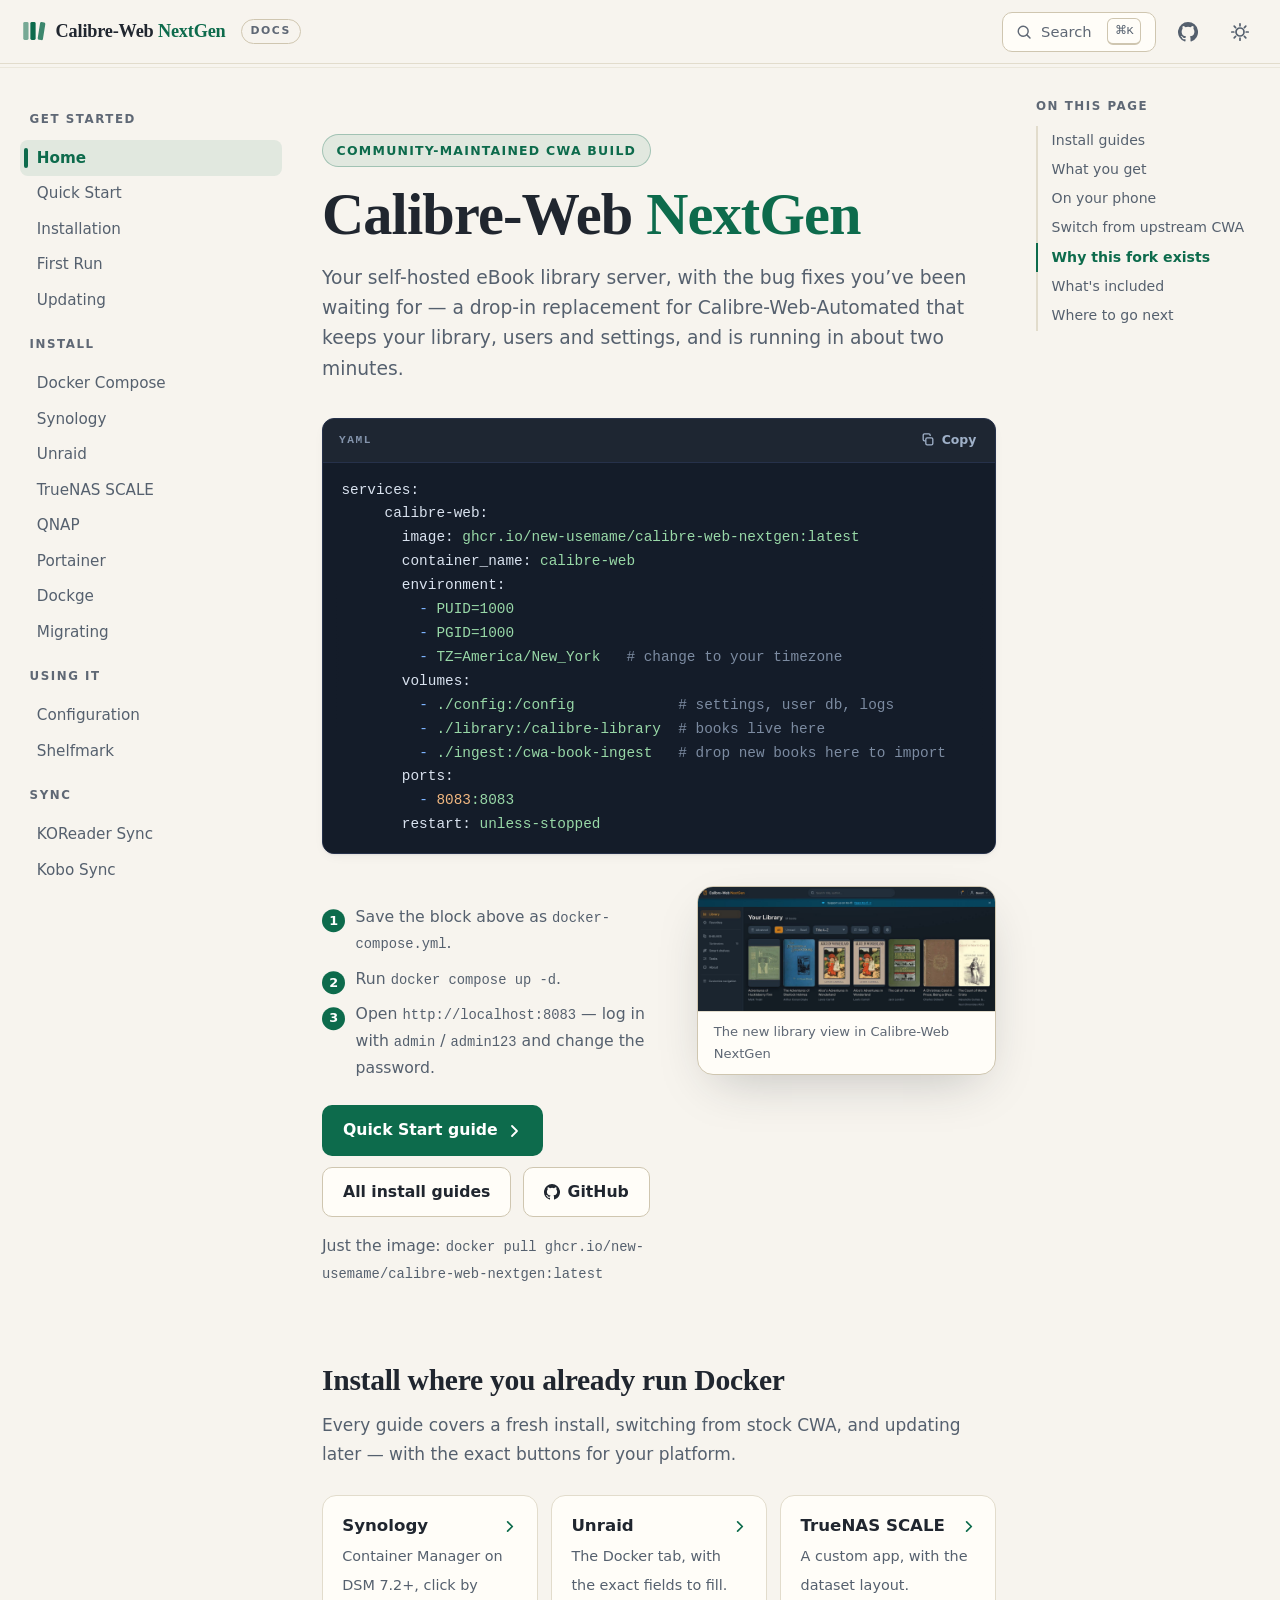
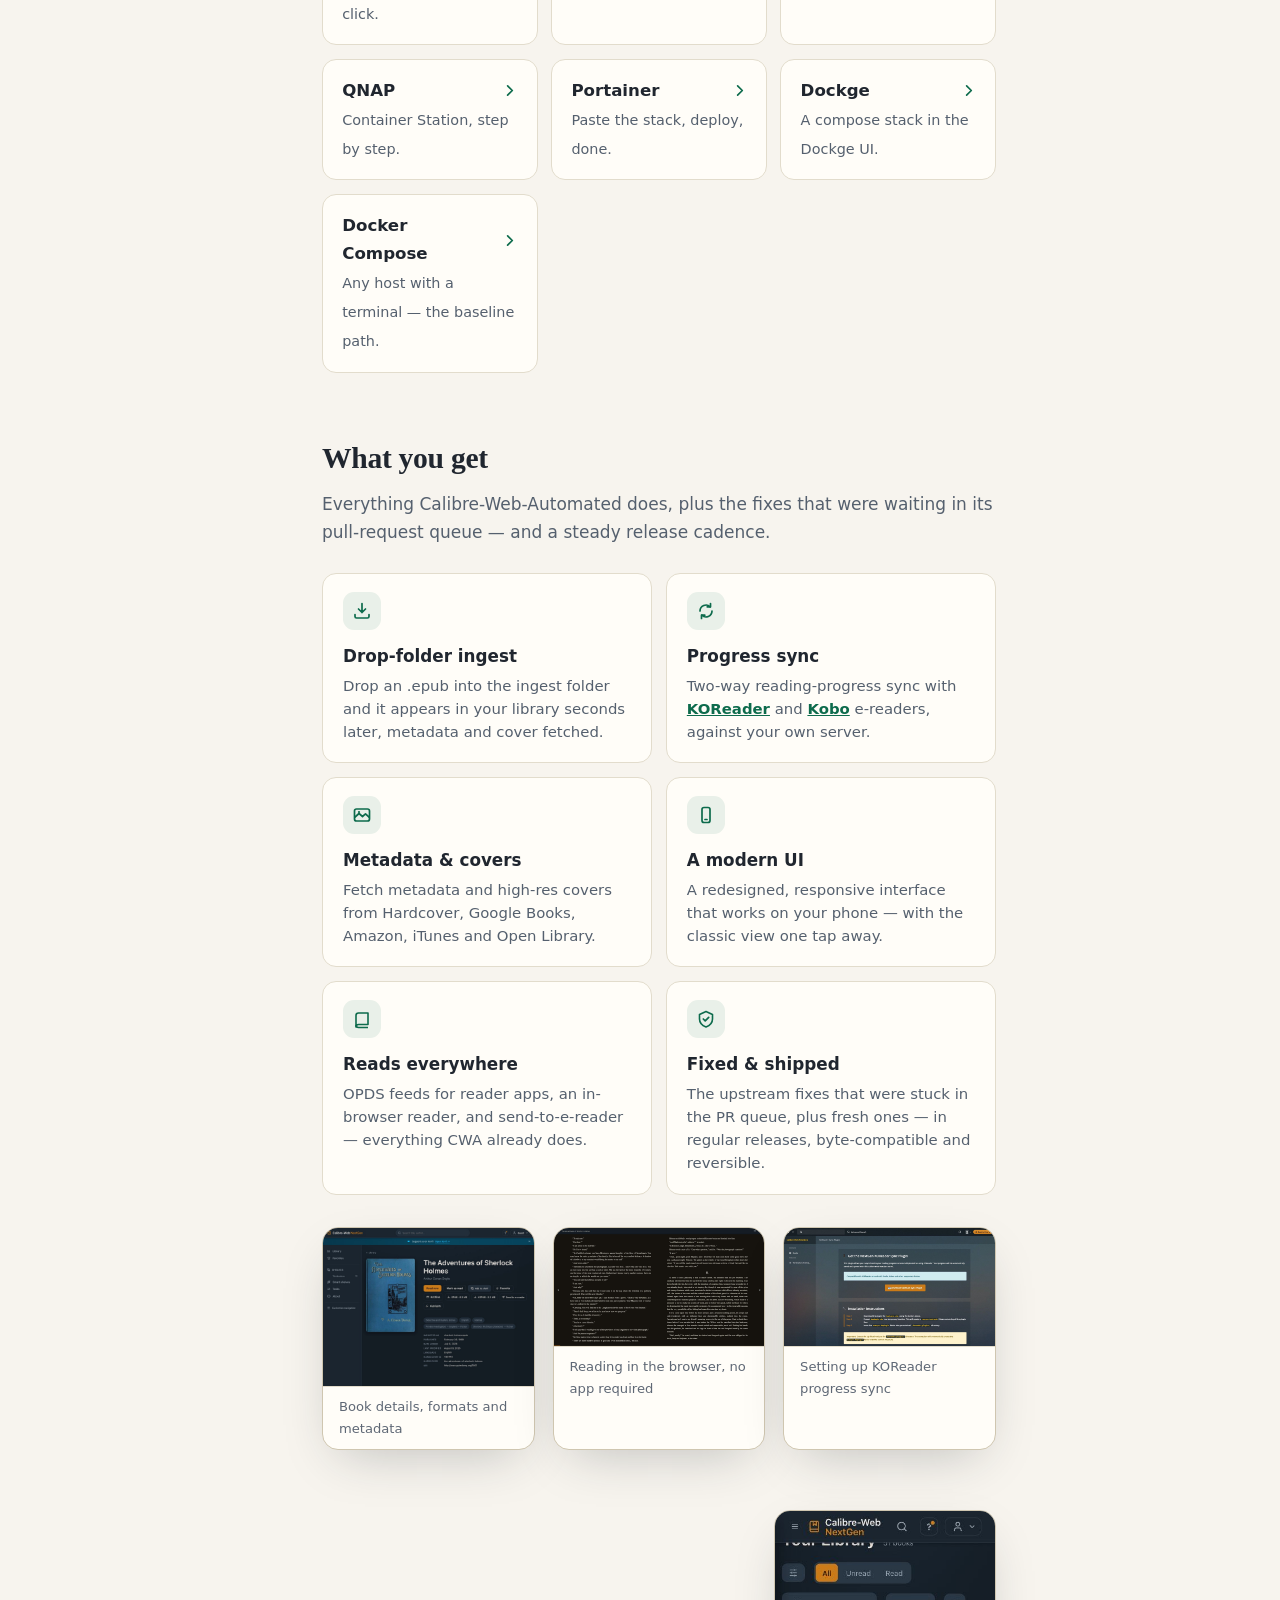
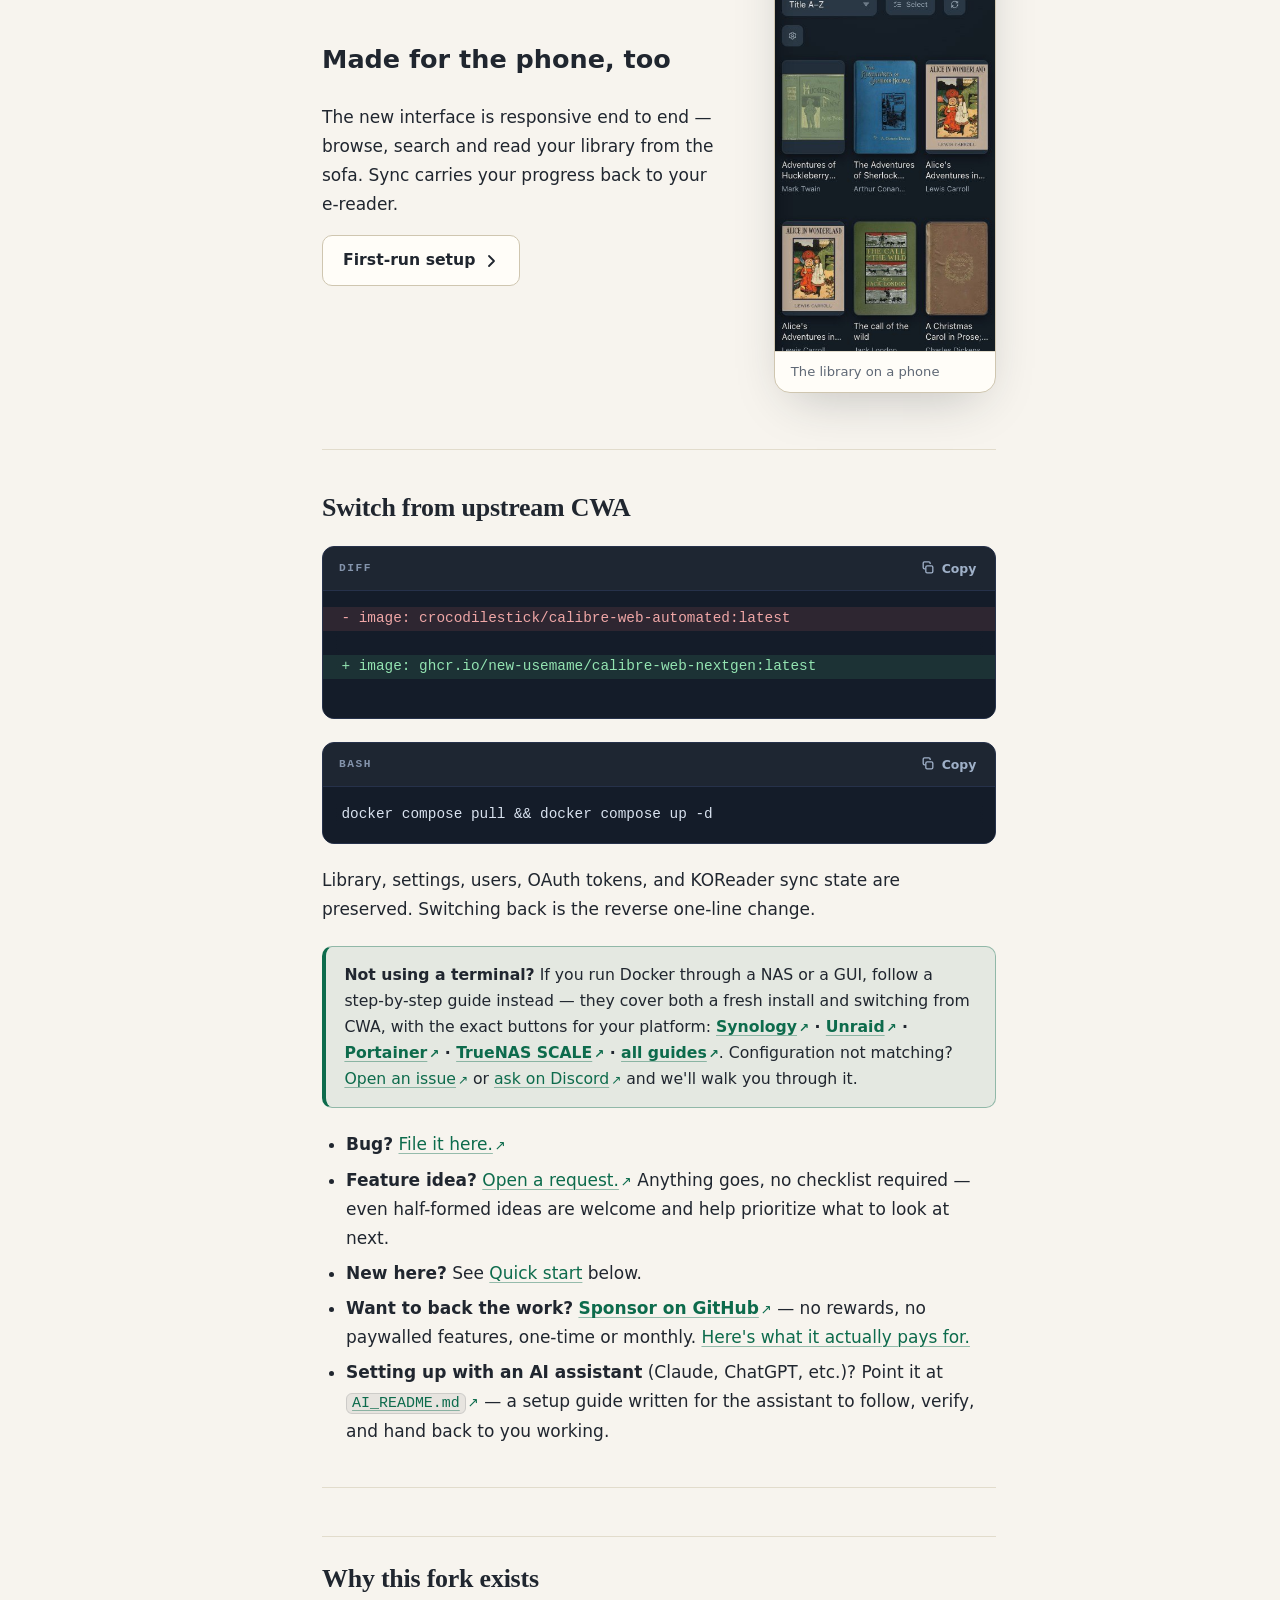
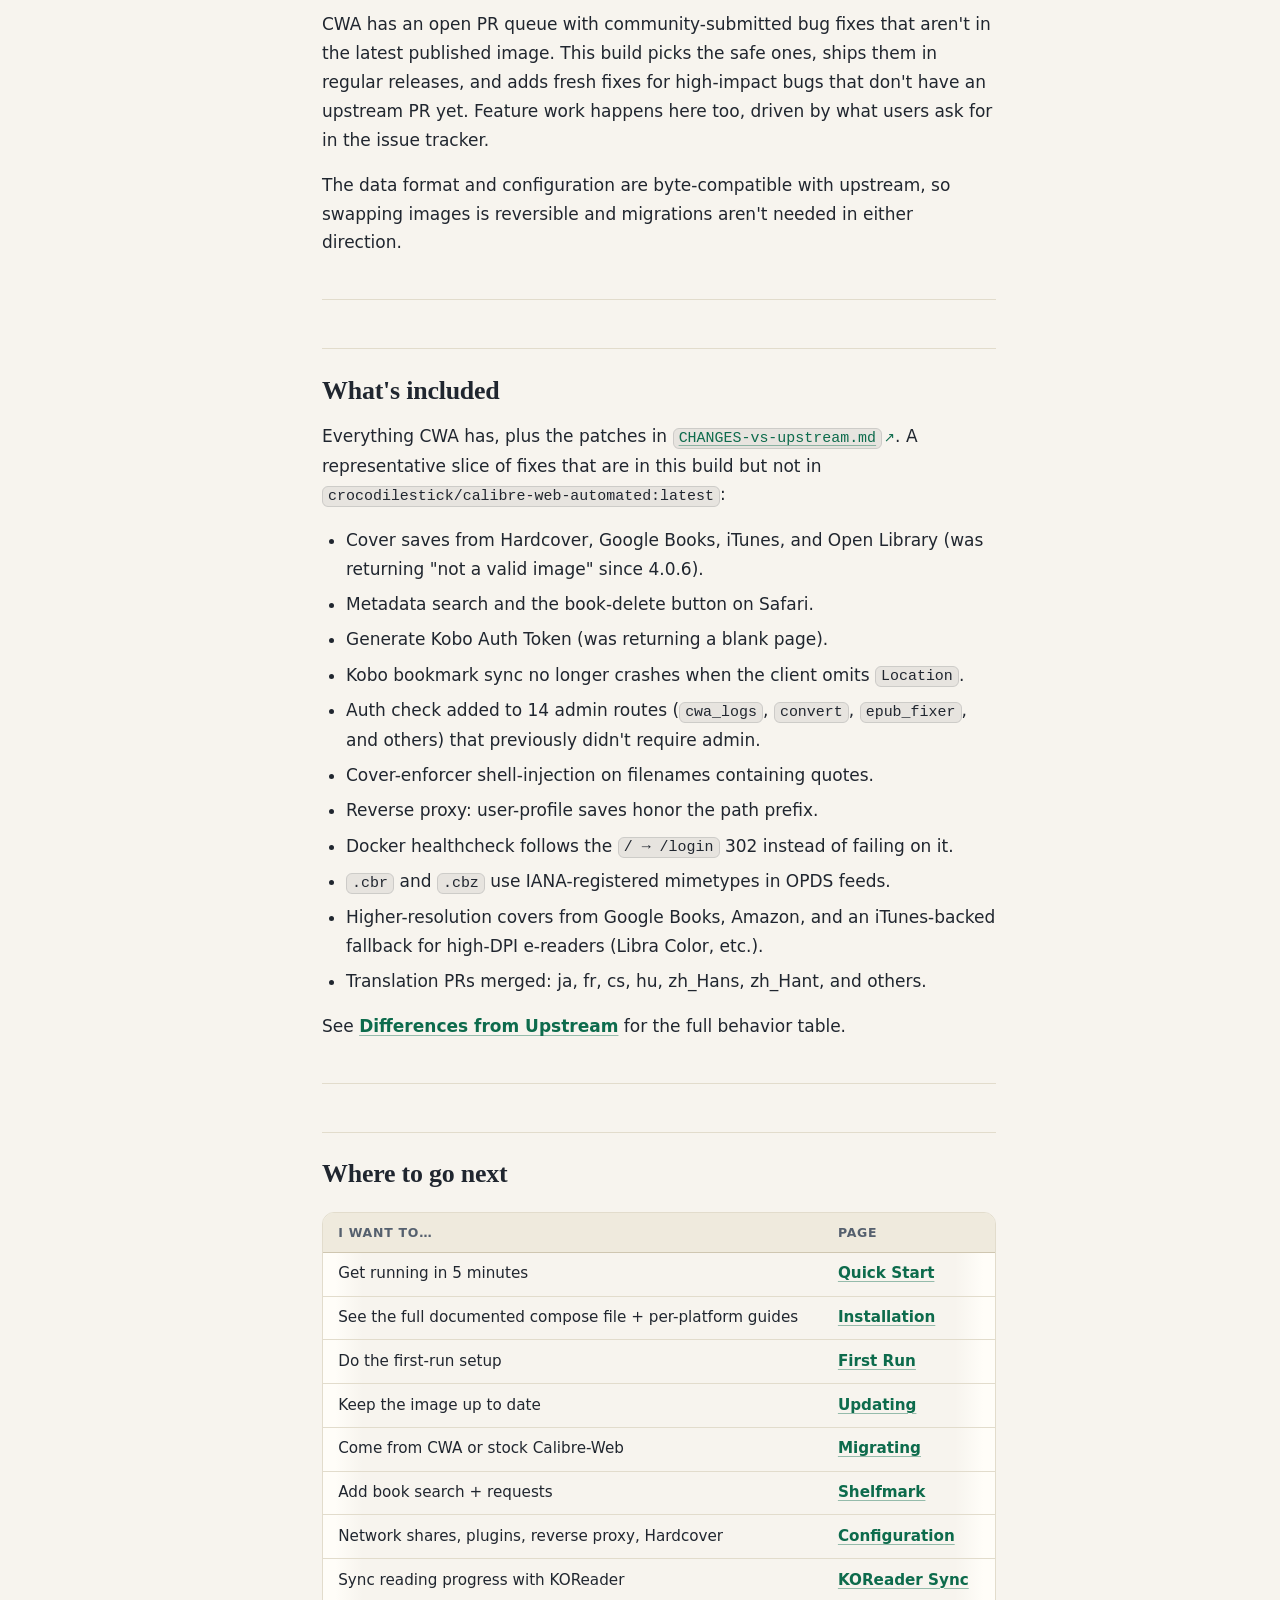
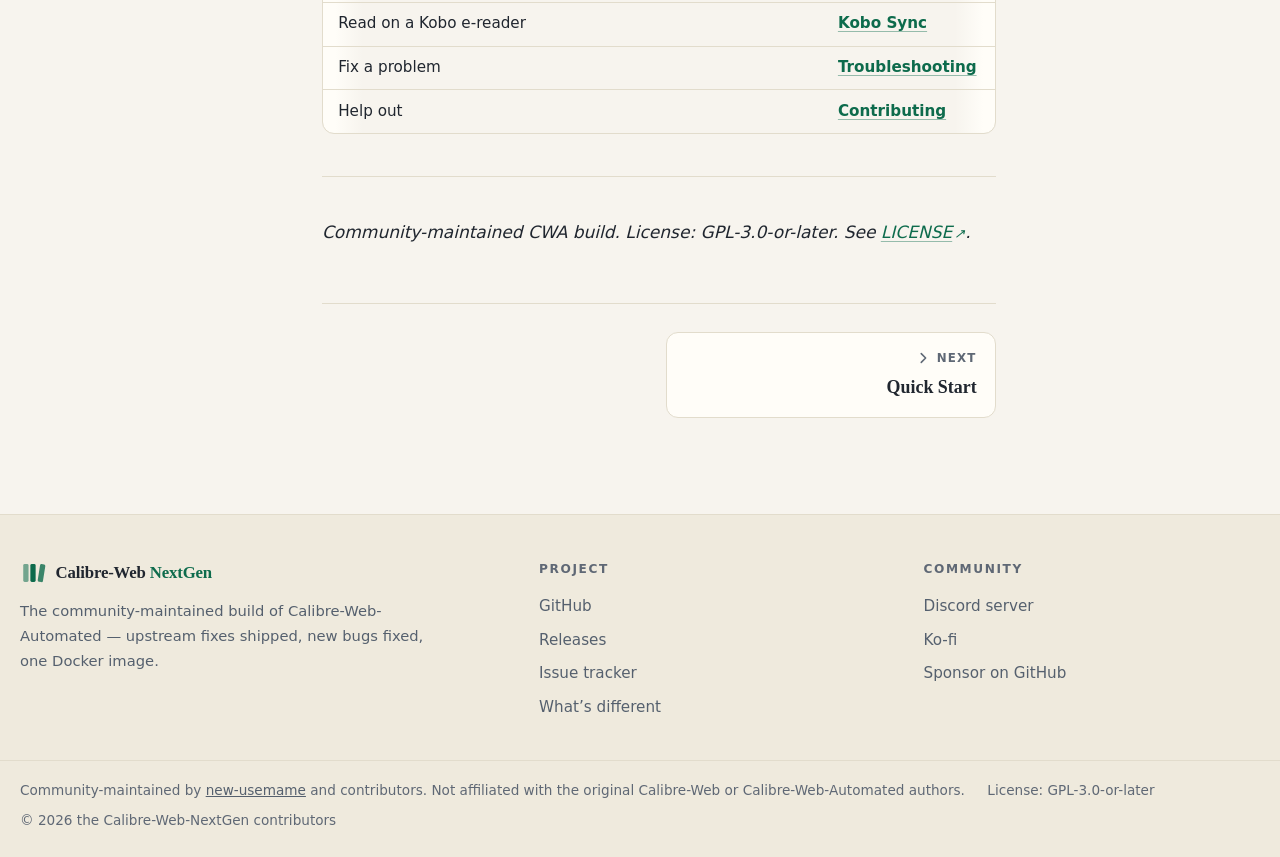
<file: wikisite/dist/index.html>
<!DOCTYPE html>
<html lang="en" data-theme="light" data-prefix="./">
<head>
<meta charset="utf-8">
<meta name="viewport" content="width=device-width, initial-scale=1">
<title>Calibre-Web NextGen — self-hosted eBook library, community-maintained</title>
<meta name="description" content="Calibre-Web NextGen is the community-maintained, drop-in Calibre-Web-Automated image — your self-hosted eBook library with the fixes shipped. Running in about two minutes.">
<link rel="canonical" href="https://wiki.calibrewebnextgen.com/">
<meta name="theme-color" media="(prefers-color-scheme: light)" content="#f7f4ee">
<meta name="theme-color" media="(prefers-color-scheme: dark)" content="#11151b">
<meta property="og:type" content="website">
<meta property="og:site_name" content="Calibre-Web NextGen docs">
<meta property="og:title" content="Calibre-Web NextGen — self-hosted eBook library, community-maintained">
<meta property="og:description" content="Calibre-Web NextGen is the community-maintained, drop-in Calibre-Web-Automated image — your self-hosted eBook library with the fixes shipped. Running in about two minutes.">
<meta property="og:url" content="https://wiki.calibrewebnextgen.com/">
<meta property="og:image" content="https://wiki.calibrewebnextgen.com/img/og.png">
<meta name="twitter:card" content="summary_large_image">
<meta name="twitter:title" content="Calibre-Web NextGen — self-hosted eBook library, community-maintained">
<meta name="twitter:description" content="Calibre-Web NextGen is the community-maintained, drop-in Calibre-Web-Automated image — your self-hosted eBook library with the fixes shipped. Running in about two minutes.">
<meta name="twitter:image" content="https://wiki.calibrewebnextgen.com/img/og.png">
<link rel="icon" href="./favicon.svg" type="image/svg+xml">
<link rel="icon" href="./favicon-32.png" type="image/png" sizes="32x32">
<link rel="apple-touch-icon" href="./apple-touch-icon.png">
<script>try{var t=localStorage.getItem('cwng-theme');if(t!=='light'&&t!=='dark'){t=matchMedia('(prefers-color-scheme: dark)').matches?'dark':'light'}document.documentElement.dataset.theme=t}catch(e){document.documentElement.dataset.theme='light'}</script>
<link rel="stylesheet" href="./assets/site.css">
<script src="./assets/search-index.js" defer></script>
<script src="./assets/site.js" defer></script>
<script type="application/ld+json">[{"@context":"https://schema.org","@type":"WebSite","name":"Calibre-Web NextGen docs","url":"https://wiki.calibrewebnextgen.com/"},{"@context":"https://schema.org","@type":"SoftwareApplication","name":"Calibre-Web NextGen","applicationCategory":"MultimediaApplication","operatingSystem":"Docker","offers":{"@type":"Offer","price":"0","priceCurrency":"USD"},"license":"https://www.gnu.org/licenses/gpl-3.0.html","codeRepository":"https://github.com/new-usemame/Calibre-Web-NextGen","url":"https://wiki.calibrewebnextgen.com/","downloadUrl":"https://github.com/new-usemame/Calibre-Web-NextGen/pkgs/container/calibre-web-nextgen","description":"Calibre-Web NextGen is the community-maintained, drop-in Calibre-Web-Automated image — your self-hosted eBook library with the fixes shipped. Running in about two minutes."}]</script>
</head>
<body>
<a class="skip-link" href="#main">Skip to content</a>
<header class="site-header">
  <div class="header-inner">
    <button type="button" class="icon-btn" id="nav-toggle" aria-label="Open navigation" aria-expanded="false" aria-controls="site-nav"><svg viewBox="0 0 20 20" fill="none" aria-hidden="true"><path d="M3 5.5h14M3 10h14M3 14.5h14" stroke="currentColor" stroke-width="1.8" stroke-linecap="round"/></svg></button>
    <a class="brand" href="./" aria-label="Calibre-Web NextGen docs home"><svg class="brand-logo" viewBox="0 0 32 32" aria-hidden="true"><rect x="4" y="5" width="6.5" height="22" rx="1.8" fill="currentColor" opacity="0.55"/><rect x="12.75" y="5" width="6.5" height="22" rx="1.8" fill="currentColor"/><rect x="21.5" y="5" width="6.5" height="22" rx="1.8" fill="currentColor" opacity="0.8" transform="rotate(9 24.75 27)"/></svg><span class="brand-name">Calibre-Web <b>NextGen</b></span><span class="brand-tag">Docs</span></a>
    <span class="header-spacer"></span>
    <button type="button" class="search-btn" id="search-button" aria-label="Search the docs"><svg viewBox="0 0 20 20" fill="none" aria-hidden="true"><circle cx="9" cy="9" r="6.2" stroke="currentColor" stroke-width="1.8"/><path d="M13.6 13.6 17.5 17.5" stroke="currentColor" stroke-width="1.8" stroke-linecap="round"/></svg><span class="search-btn-text">Search</span><kbd class="search-btn-kbd">⌘K</kbd></button>
    <a class="icon-btn" href="https://github.com/new-usemame/Calibre-Web-NextGen" aria-label="GitHub repository"><svg viewBox="0 0 16 16" fill="currentColor" aria-hidden="true"><path d="M8 0a8 8 0 0 0-2.53 15.59c.4.07.55-.17.55-.38l-.01-1.49c-2.01.37-2.53-.49-2.69-.94-.09-.23-.48-.94-.82-1.13-.28-.15-.68-.52-.01-.53.63-.01 1.08.58 1.23.82.72 1.21 1.87.87 2.33.66.07-.52.28-.87.51-1.07-1.78-.2-3.64-.89-3.64-3.95 0-.87.31-1.59.82-2.15-.08-.2-.36-1.02.08-2.12 0 0 .67-.21 2.2.82a7.42 7.42 0 0 1 4 0c1.53-1.04 2.2-.82 2.2-.82.44 1.1.16 1.92.08 2.12.51.56.82 1.27.82 2.15 0 3.07-1.87 3.75-3.65 3.95.29.25.54.73.54 1.48l-.01 2.2c0 .21.15.46.55.38A8 8 0 0 0 8 0Z"/></svg></a>
    <button type="button" class="icon-btn" id="theme-toggle" aria-pressed="false" aria-label="Switch to dark theme"><svg class="sun" viewBox="0 0 20 20" fill="none" aria-hidden="true"><circle cx="10" cy="10" r="4" stroke="currentColor" stroke-width="1.7"/><path d="M10 1.8v2M10 16.2v2M1.8 10h2M16.2 10h2M4.2 4.2l1.4 1.4M14.4 14.4l1.4 1.4M15.8 4.2l-1.4 1.4M5.6 14.4l-1.4 1.4" stroke="currentColor" stroke-width="1.7" stroke-linecap="round"/></svg><svg class="moon" viewBox="0 0 20 20" fill="none" aria-hidden="true"><path d="M17.2 12.2A7.5 7.5 0 0 1 7.8 2.8a7.5 7.5 0 1 0 9.4 9.4Z" stroke="currentColor" stroke-width="1.7" stroke-linejoin="round"/></svg></button>
  </div>
</header>
<div id="nav-backdrop"></div>
<div class="layout">
  <nav class="site-nav" id="site-nav" aria-label="Documentation">
    <div class="nav-drawer-head">
      <span class="nav-drawer-title">Docs</span>
      <button type="button" class="icon-btn" id="nav-close" aria-label="Close navigation"><svg viewBox="0 0 20 20" fill="none" aria-hidden="true"><path d="M5 5l10 10M15 5L5 15" stroke="currentColor" stroke-width="1.8" stroke-linecap="round"/></svg></button>
    </div>
    <details class="nav-group" open>
      <summary><svg class="chev" viewBox="0 0 12 12" fill="none" aria-hidden="true"><path d="M2.5 4.5 6 8l3.5-3.5" stroke="currentColor" stroke-width="1.6" stroke-linecap="round" stroke-linejoin="round"/></svg><span>Get Started</span></summary>
      <ul class="nav-list">
        <li><a href="./" aria-current="page">Home</a></li>
        <li><a href="./quick-start/">Quick Start</a></li>
        <li><a href="./installation/">Installation</a></li>
        <li><a href="./first-run/">First Run</a></li>
        <li><a href="./updating/">Updating</a></li>
      </ul>
    </details>
    <details class="nav-group" open>
      <summary><svg class="chev" viewBox="0 0 12 12" fill="none" aria-hidden="true"><path d="M2.5 4.5 6 8l3.5-3.5" stroke="currentColor" stroke-width="1.6" stroke-linecap="round" stroke-linejoin="round"/></svg><span>Install</span></summary>
      <ul class="nav-list">
        <li><a href="./install-with-docker-compose/">Docker Compose</a></li>
        <li><a href="./install-on-synology/">Synology</a></li>
        <li><a href="./install-on-unraid/">Unraid</a></li>
        <li><a href="./install-on-truenas-scale/">TrueNAS SCALE</a></li>
        <li><a href="./install-on-qnap/">QNAP</a></li>
        <li><a href="./install-with-portainer/">Portainer</a></li>
        <li><a href="./install-with-dockge/">Dockge</a></li>
        <li><a href="./migrating/">Migrating</a></li>
      </ul>
    </details>
    <details class="nav-group" open>
      <summary><svg class="chev" viewBox="0 0 12 12" fill="none" aria-hidden="true"><path d="M2.5 4.5 6 8l3.5-3.5" stroke="currentColor" stroke-width="1.6" stroke-linecap="round" stroke-linejoin="round"/></svg><span>Using it</span></summary>
      <ul class="nav-list">
        <li><a href="./configuration/">Configuration</a></li>
        <li><a href="./shelfmark/">Shelfmark</a></li>
      </ul>
    </details>
    <details class="nav-group" open>
      <summary><svg class="chev" viewBox="0 0 12 12" fill="none" aria-hidden="true"><path d="M2.5 4.5 6 8l3.5-3.5" stroke="currentColor" stroke-width="1.6" stroke-linecap="round" stroke-linejoin="round"/></svg><span>Sync</span></summary>
      <ul class="nav-list">
        <li><a href="./koreader-sync/">KOReader Sync</a></li>
        <li><a href="./kobo-sync/">Kobo Sync</a></li>
      </ul>
    </details>
    <details class="nav-group" open>
      <summary><svg class="chev" viewBox="0 0 12 12" fill="none" aria-hidden="true"><path d="M2.5 4.5 6 8l3.5-3.5" stroke="currentColor" stroke-width="1.6" stroke-linecap="round" stroke-linejoin="round"/></svg><span>Help</span></summary>
      <ul class="nav-list">
        <li><a href="./troubleshooting/">Troubleshooting</a></li>
        <li><a href="./differences-from-upstream/">Differences from Upstream</a></li>
        <li><a href="./contributing/">Contributing</a></li>
      </ul>
    </details>
    <div class="nav-externals">
      <a href="https://github.com/new-usemame/Calibre-Web-NextGen"><svg viewBox="0 0 16 16" fill="currentColor" aria-hidden="true"><path d="M8 0a8 8 0 0 0-2.53 15.59c.4.07.55-.17.55-.38l-.01-1.49c-2.01.37-2.53-.49-2.69-.94-.09-.23-.48-.94-.82-1.13-.28-.15-.68-.52-.01-.53.63-.01 1.08.58 1.23.82.72 1.21 1.87.87 2.33.66.07-.52.28-.87.51-1.07-1.78-.2-3.64-.89-3.64-3.95 0-.87.31-1.59.82-2.15-.08-.2-.36-1.02.08-2.12 0 0 .67-.21 2.2.82a7.42 7.42 0 0 1 4 0c1.53-1.04 2.2-.82 2.2-.82.44 1.1.16 1.92.08 2.12.51.56.82 1.27.82 2.15 0 3.07-1.87 3.75-3.65 3.95.29.25.54.73.54 1.48l-.01 2.2c0 .21.15.46.55.38A8 8 0 0 0 8 0Z"/></svg> GitHub</a>
      <a href="https://github.com/new-usemame/Calibre-Web-NextGen/releases">Releases</a>
      <a href="https://github.com/new-usemame/Calibre-Web-NextGen/issues">Issues</a>
      <a href="https://discord.gg/B8NXZmcp32"><svg viewBox="0 0 24 24" fill="currentColor" aria-hidden="true"><path d="M20.32 4.37a19.8 19.8 0 0 0-4.93-1.51 13.8 13.8 0 0 0-.64 1.28 18.3 18.3 0 0 0-5.5 0 13.8 13.8 0 0 0-.64-1.28c-1.71.29-3.37.8-4.93 1.51A20.3 20.3 0 0 0 .1 18.06a19.9 19.9 0 0 0 6.07 3.03c.49-.66.93-1.37 1.3-2.1a12.9 12.9 0 0 1-2.05-.98c.17-.12.34-.25.5-.38a14.2 14.2 0 0 0 12.16 0c.16.13.33.26.5.38-.65.39-1.34.72-2.05.98.37.73.81 1.44 1.3 2.1a19.9 19.9 0 0 0 6.07-3.03 20.3 20.3 0 0 0-3.58-13.69ZM8.02 15.33c-1.18 0-2.16-1.08-2.16-2.42s.95-2.42 2.16-2.42 2.18 1.09 2.16 2.42c0 1.34-.95 2.42-2.16 2.42Zm7.96 0c-1.18 0-2.16-1.08-2.16-2.42s.95-2.42 2.16-2.42 2.18 1.09 2.16 2.42c0 1.34-.95 2.42-2.16 2.42Z"/></svg> Discord</a>
    </div>
  </nav>
  <main id="main">
    
    <details class="toc-mobile">
    <summary>On this page</summary>
    <ul>
      <li><a href="#install-guides">Install guides</a></li>
        <li><a href="#what-you-get">What you get</a></li>
        <li><a href="#on-your-phone">On your phone</a></li>
        <li><a href="#switch-from-upstream-cwa">Switch from upstream CWA</a></li>
        <li><a href="#why-this-fork-exists">Why this fork exists</a></li>
        <li><a href="#whats-included">What's included</a></li>
        <li><a href="#where-to-go-next">Where to go next</a></li>
    </ul>
  </details>
    <article class="home">
  <section class="hero">
    <span class="hero-chip">Community-maintained CWA build</span>
    <h1>Calibre-Web <span class="accent">NextGen</span></h1>
    <p class="lede">Your self-hosted eBook library server, with the bug fixes you&rsquo;ve been
    waiting for — a drop-in replacement for Calibre-Web-Automated that keeps your library,
    users and settings, and is running in about two minutes.</p>
    <div class="hero-grid">
      <div class="hero-run">
        <div class="codeblock" data-lang="yaml"><div class="codeblock-bar"><span class="codeblock-lang">yaml</span><button type="button" class="copy-btn" aria-label="Copy code to clipboard"><svg class="copy-icon" viewBox="0 0 16 16" fill="none" aria-hidden="true"><rect x="5.5" y="5.5" width="8" height="8" rx="1.5" stroke="currentColor" stroke-width="1.5"/><path d="M10.5 3.5v-1A1.5 1.5 0 0 0 9 1H4a1.5 1.5 0 0 0-1.5 1.5v5A1.5 1.5 0 0 0 4 9h1" stroke="currentColor" stroke-width="1.5"/></svg><svg class="copy-check" viewBox="0 0 16 16" fill="none" aria-hidden="true"><path d="M2.5 8.5 6 12 13.5 4.5" stroke="currentColor" stroke-width="2" stroke-linecap="round" stroke-linejoin="round"/></svg><span class="copy-label">Copy</span></button></div><pre><code class="hljs language-yaml"><span class="hljs-attr">services:</span>
     <span class="hljs-attr">calibre-web:</span>
       <span class="hljs-attr">image:</span> <span class="hljs-string">ghcr.io/new-usemame/calibre-web-nextgen:latest</span>
       <span class="hljs-attr">container_name:</span> <span class="hljs-string">calibre-web</span>
       <span class="hljs-attr">environment:</span>
         <span class="hljs-bullet">-</span> <span class="hljs-string">PUID=1000</span>
         <span class="hljs-bullet">-</span> <span class="hljs-string">PGID=1000</span>
         <span class="hljs-bullet">-</span> <span class="hljs-string">TZ=America/New_York</span>   <span class="hljs-comment"># change to your timezone</span>
       <span class="hljs-attr">volumes:</span>
         <span class="hljs-bullet">-</span> <span class="hljs-string">./config:/config</span>            <span class="hljs-comment"># settings, user db, logs</span>
         <span class="hljs-bullet">-</span> <span class="hljs-string">./library:/calibre-library</span>  <span class="hljs-comment"># books live here</span>
         <span class="hljs-bullet">-</span> <span class="hljs-string">./ingest:/cwa-book-ingest</span>   <span class="hljs-comment"># drop new books here to import</span>
       <span class="hljs-attr">ports:</span>
         <span class="hljs-bullet">-</span> <span class="hljs-number">8083</span><span class="hljs-string">:8083</span>
       <span class="hljs-attr">restart:</span> <span class="hljs-string">unless-stopped</span></code></pre></div>

      </div>
      <div class="hero-sub">
        <div class="hero-after">
          <ol class="hero-steps">
            <li><span class="step-n">1</span><span>Save the block above as <code>docker-compose.yml</code>.</span></li>
            <li><span class="step-n">2</span><span>Run <code>docker compose up -d</code>.</span></li>
            <li><span class="step-n">3</span><span>Open <code>http://localhost:8083</code> — log in with <code>admin</code> / <code>admin123</code> and change the password.</span></li>
          </ol>
          <div class="hero-links">
            <a class="btn btn-primary" href="./quick-start/">Quick Start guide <svg viewBox="0 0 16 16" fill="none" aria-hidden="true"><path d="m6 3 5 5-5 5" stroke="currentColor" stroke-width="1.8" stroke-linecap="round" stroke-linejoin="round"/></svg></a>
            <a class="btn btn-ghost" href="./installation/">All install guides</a>
            <a class="btn btn-ghost" href="https://github.com/new-usemame/Calibre-Web-NextGen"><svg viewBox="0 0 16 16" fill="currentColor" aria-hidden="true"><path d="M8 0a8 8 0 0 0-2.53 15.59c.4.07.55-.17.55-.38l-.01-1.49c-2.01.37-2.53-.49-2.69-.94-.09-.23-.48-.94-.82-1.13-.28-.15-.68-.52-.01-.53.63-.01 1.08.58 1.23.82.72 1.21 1.87.87 2.33.66.07-.52.28-.87.51-1.07-1.78-.2-3.64-.89-3.64-3.95 0-.87.31-1.59.82-2.15-.08-.2-.36-1.02.08-2.12 0 0 .67-.21 2.2.82a7.42 7.42 0 0 1 4 0c1.53-1.04 2.2-.82 2.2-.82.44 1.1.16 1.92.08 2.12.51.56.82 1.27.82 2.15 0 3.07-1.87 3.75-3.65 3.95.29.25.54.73.54 1.48l-.01 2.2c0 .21.15.46.55.38A8 8 0 0 0 8 0Z"/></svg> GitHub</a>
          </div>
          <p class="hero-steps" style="margin-top:1rem"><span>Just the image: <code>docker pull ghcr.io/new-usemame/calibre-web-nextgen:latest</code></span></p>
        </div>
        <div class="hero-shot">
          <figure class="shot-frame"><img src="./img/hero-library.jpg" width="1440" height="600" alt="The new library view in Calibre-Web NextGen" fetchpriority="high" decoding="async"><figcaption>The new library view in Calibre-Web NextGen</figcaption></figure>
        </div>
      </div>
    </div>
  </section>

  <section class="home-section" id="install-guides">
    <h2>Install where you already run Docker</h2>
    <p class="section-sub">Every guide covers a fresh install, switching from stock CWA, and updating later — with the exact buttons for your platform.</p>
    <div class="platform-grid">
      <a class="platform-card" href="./install-on-synology/"><span class="pc-title">Synology <svg viewBox="0 0 16 16" fill="none" aria-hidden="true"><path d="m6 3 5 5-5 5" stroke="currentColor" stroke-width="1.8" stroke-linecap="round" stroke-linejoin="round"/></svg></span><span class="pc-desc">Container Manager on DSM 7.2+, click by click.</span></a>
      <a class="platform-card" href="./install-on-unraid/"><span class="pc-title">Unraid <svg viewBox="0 0 16 16" fill="none" aria-hidden="true"><path d="m6 3 5 5-5 5" stroke="currentColor" stroke-width="1.8" stroke-linecap="round" stroke-linejoin="round"/></svg></span><span class="pc-desc">The Docker tab, with the exact fields to fill.</span></a>
      <a class="platform-card" href="./install-on-truenas-scale/"><span class="pc-title">TrueNAS SCALE <svg viewBox="0 0 16 16" fill="none" aria-hidden="true"><path d="m6 3 5 5-5 5" stroke="currentColor" stroke-width="1.8" stroke-linecap="round" stroke-linejoin="round"/></svg></span><span class="pc-desc">A custom app, with the dataset layout.</span></a>
      <a class="platform-card" href="./install-on-qnap/"><span class="pc-title">QNAP <svg viewBox="0 0 16 16" fill="none" aria-hidden="true"><path d="m6 3 5 5-5 5" stroke="currentColor" stroke-width="1.8" stroke-linecap="round" stroke-linejoin="round"/></svg></span><span class="pc-desc">Container Station, step by step.</span></a>
      <a class="platform-card" href="./install-with-portainer/"><span class="pc-title">Portainer <svg viewBox="0 0 16 16" fill="none" aria-hidden="true"><path d="m6 3 5 5-5 5" stroke="currentColor" stroke-width="1.8" stroke-linecap="round" stroke-linejoin="round"/></svg></span><span class="pc-desc">Paste the stack, deploy, done.</span></a>
      <a class="platform-card" href="./install-with-dockge/"><span class="pc-title">Dockge <svg viewBox="0 0 16 16" fill="none" aria-hidden="true"><path d="m6 3 5 5-5 5" stroke="currentColor" stroke-width="1.8" stroke-linecap="round" stroke-linejoin="round"/></svg></span><span class="pc-desc">A compose stack in the Dockge UI.</span></a>
      <a class="platform-card" href="./install-with-docker-compose/"><span class="pc-title">Docker Compose <svg viewBox="0 0 16 16" fill="none" aria-hidden="true"><path d="m6 3 5 5-5 5" stroke="currentColor" stroke-width="1.8" stroke-linecap="round" stroke-linejoin="round"/></svg></span><span class="pc-desc">Any host with a terminal — the baseline path.</span></a>
    </div>
  </section>

  <section class="home-section" id="what-you-get">
    <h2>What you get</h2>
    <p class="section-sub">Everything Calibre-Web-Automated does, plus the fixes that were waiting in its pull-request queue — and a steady release cadence.</p>
    <div class="feature-grid">
      <div class="feature-card"><div class="feature-icon"><svg viewBox="0 0 20 20" fill="none" aria-hidden="true"><path d="M10 2.5v9m0 0 3.5-3.5M10 11.5 6.5 8" stroke="currentColor" stroke-width="1.7" stroke-linecap="round" stroke-linejoin="round"/><path d="M3 13.5v2A1.5 1.5 0 0 0 4.5 17h11a1.5 1.5 0 0 0 1.5-1.5v-2" stroke="currentColor" stroke-width="1.7" stroke-linecap="round"/></svg></div><h3>Drop-folder ingest</h3><p>Drop an .epub into the ingest folder and it appears in your library seconds later, metadata and cover fetched.</p></div>
      <div class="feature-card"><div class="feature-icon"><svg viewBox="0 0 20 20" fill="none" aria-hidden="true"><path d="M4 10a6 6 0 0 1 10.2-4.2M16 10a6 6 0 0 1-10.2 4.2" stroke="currentColor" stroke-width="1.7" stroke-linecap="round"/><path d="M14.5 2.5v3.3h-3.3M5.5 17.5v-3.3h3.3" stroke="currentColor" stroke-width="1.7" stroke-linecap="round" stroke-linejoin="round"/></svg></div><h3>Progress sync</h3><p>Two-way reading-progress sync with <a href="./koreader-sync/">KOReader</a> and <a href="./kobo-sync/">Kobo</a> e-readers, against your own server.</p></div>
      <div class="feature-card"><div class="feature-icon"><svg viewBox="0 0 20 20" fill="none" aria-hidden="true"><rect x="2.5" y="4" width="15" height="12" rx="2" stroke="currentColor" stroke-width="1.7"/><path d="M2.5 12.5 7 8.5l3.5 3 3-2.6 4 3.6" stroke="currentColor" stroke-width="1.7" stroke-linejoin="round"/><circle cx="7" cy="7" r="1.1" fill="currentColor"/></svg></div><h3>Metadata & covers</h3><p>Fetch metadata and high-res covers from Hardcover, Google Books, Amazon, iTunes and Open Library.</p></div>
      <div class="feature-card"><div class="feature-icon"><svg viewBox="0 0 20 20" fill="none" aria-hidden="true"><rect x="6" y="2.5" width="8" height="15" rx="2" stroke="currentColor" stroke-width="1.7"/><path d="M9 14.5h2" stroke="currentColor" stroke-width="1.7" stroke-linecap="round"/></svg></div><h3>A modern UI</h3><p>A redesigned, responsive interface that works on your phone — with the classic view one tap away.</p></div>
      <div class="feature-card"><div class="feature-icon"><svg viewBox="0 0 20 20" fill="none" aria-hidden="true"><path d="M4 16V6.5A2.5 2.5 0 0 1 6.5 4H16v11.5H6.5A2.5 2.5 0 0 0 4 18v-2Z" stroke="currentColor" stroke-width="1.6" stroke-linejoin="round"/><path d="M4 16a2.5 2.5 0 0 0 2.5 2.5H16" stroke="currentColor" stroke-width="1.6" stroke-linejoin="round"/></svg></div><h3>Reads everywhere</h3><p>OPDS feeds for reader apps, an in-browser reader, and send-to-e-reader — everything CWA already does.</p></div>
      <div class="feature-card"><div class="feature-icon"><svg viewBox="0 0 20 20" fill="none" aria-hidden="true"><path d="M10 2.5 3.5 5.5v4.6c0 3.9 2.8 6.6 6.5 7.9 3.7-1.3 6.5-4 6.5-7.9V5.5L10 2.5Z" stroke="currentColor" stroke-width="1.6" stroke-linejoin="round"/><path d="m7.3 10 1.9 1.9 3.5-3.6" stroke="currentColor" stroke-width="1.7" stroke-linecap="round" stroke-linejoin="round"/></svg></div><h3>Fixed & shipped</h3><p>The upstream fixes that were stuck in the PR queue, plus fresh ones — in regular releases, byte-compatible and reversible.</p></div>
    </div>
    <div class="shot-row" style="margin-top:2rem">
      <figure class="shot-frame"><img src="./img/book-detail.jpg" width="1200" height="900" alt="Book details, formats and metadata" loading="lazy" decoding="async"><figcaption>Book details, formats and metadata</figcaption></figure>
      <figure class="shot-frame"><img src="./img/reader.jpg" width="1600" height="900" alt="Reading in the browser, no app required" loading="lazy" decoding="async"><figcaption>Reading in the browser, no app required</figcaption></figure>
      <figure class="shot-frame"><img src="./img/settings.jpg" width="1600" height="900" alt="Setting up KOReader progress sync" loading="lazy" decoding="async"><figcaption>Setting up KOReader progress sync</figcaption></figure>
    </div>
  </section>

  <section class="home-section" id="on-your-phone">
    <div class="mobile-band">
      <div>
        <h2>Made for the phone, too</h2>
        <p class="section-sub">The new interface is responsive end to end — browse, search and read your library from the sofa. Sync carries your progress back to your e-reader.</p>
        <a class="btn btn-ghost" href="./first-run/">First-run setup <svg viewBox="0 0 16 16" fill="none" aria-hidden="true"><path d="m6 3 5 5-5 5" stroke="currentColor" stroke-width="1.8" stroke-linecap="round" stroke-linejoin="round"/></svg></a>
      </div>
      <figure class="shot-frame"><img src="./img/mobile-library.jpg" width="390" height="780" alt="The library on a phone" loading="lazy" decoding="async"><figcaption>The library on a phone</figcaption></figure>
    </div>
  </section>

  <div class="home-body prose">
    <hr>
<h2 id="switch-from-upstream-cwa"><a class="h-anchor" href="#switch-from-upstream-cwa" aria-hidden="true" tabindex="-1">#</a>Switch from upstream CWA</h2>
<div class="codeblock" data-lang="diff"><div class="codeblock-bar"><span class="codeblock-lang">diff</span><button type="button" class="copy-btn" aria-label="Copy code to clipboard"><svg class="copy-icon" viewBox="0 0 16 16" fill="none" aria-hidden="true"><rect x="5.5" y="5.5" width="8" height="8" rx="1.5" stroke="currentColor" stroke-width="1.5"/><path d="M10.5 3.5v-1A1.5 1.5 0 0 0 9 1H4a1.5 1.5 0 0 0-1.5 1.5v5A1.5 1.5 0 0 0 4 9h1" stroke="currentColor" stroke-width="1.5"/></svg><svg class="copy-check" viewBox="0 0 16 16" fill="none" aria-hidden="true"><path d="M2.5 8.5 6 12 13.5 4.5" stroke="currentColor" stroke-width="2" stroke-linecap="round" stroke-linejoin="round"/></svg><span class="copy-label">Copy</span></button></div><pre><code class="hljs language-diff"><span class="diff-del">- image: crocodilestick/calibre-web-automated:latest</span>
<span class="diff-add">+ image: ghcr.io/new-usemame/calibre-web-nextgen:latest</span>
</code></pre></div>
<div class="codeblock" data-lang="bash"><div class="codeblock-bar"><span class="codeblock-lang">bash</span><button type="button" class="copy-btn" aria-label="Copy code to clipboard"><svg class="copy-icon" viewBox="0 0 16 16" fill="none" aria-hidden="true"><rect x="5.5" y="5.5" width="8" height="8" rx="1.5" stroke="currentColor" stroke-width="1.5"/><path d="M10.5 3.5v-1A1.5 1.5 0 0 0 9 1H4a1.5 1.5 0 0 0-1.5 1.5v5A1.5 1.5 0 0 0 4 9h1" stroke="currentColor" stroke-width="1.5"/></svg><svg class="copy-check" viewBox="0 0 16 16" fill="none" aria-hidden="true"><path d="M2.5 8.5 6 12 13.5 4.5" stroke="currentColor" stroke-width="2" stroke-linecap="round" stroke-linejoin="round"/></svg><span class="copy-label">Copy</span></button></div><pre><code class="hljs language-bash">docker compose pull &amp;&amp; docker compose up -d
</code></pre></div>
<p>Library, settings, users, OAuth tokens, and KOReader sync state are preserved. Switching back is the reverse one-line change.</p>
<blockquote class="callout callout-tip">
<p><strong>Not using a terminal?</strong> If you run Docker through a NAS or a GUI, follow a step-by-step guide instead — they cover both a fresh install and switching from CWA, with the exact buttons for your platform: <strong><a href="https://github.com/new-usemame/Calibre-Web-NextGen/blob/main/docs/install/synology.md" rel="noopener" class="ext">Synology</a> · <a href="https://github.com/new-usemame/Calibre-Web-NextGen/blob/main/docs/install/unraid.md" rel="noopener" class="ext">Unraid</a> · <a href="https://github.com/new-usemame/Calibre-Web-NextGen/blob/main/docs/install/portainer.md" rel="noopener" class="ext">Portainer</a> · <a href="https://github.com/new-usemame/Calibre-Web-NextGen/blob/main/docs/install/truenas.md" rel="noopener" class="ext">TrueNAS SCALE</a> · <a href="https://github.com/new-usemame/Calibre-Web-NextGen/tree/main/docs/install" rel="noopener" class="ext">all guides</a></strong>. Configuration not matching? <a href="https://github.com/new-usemame/Calibre-Web-NextGen/issues" rel="noopener" class="ext">Open an issue</a> or <a href="https://discord.gg/B8NXZmcp32" rel="noopener" class="ext">ask on Discord</a> and we'll walk you through it.</p>
</blockquote>
<ul>
<li><strong>Bug?</strong> <a href="https://github.com/new-usemame/Calibre-Web-NextGen/issues/new?template=bug_report.md" rel="noopener" class="ext">File it here.</a></li>
<li><strong>Feature idea?</strong> <a href="https://github.com/new-usemame/Calibre-Web-NextGen/issues/new?template=feature_request.md" rel="noopener" class="ext">Open a request.</a> Anything goes, no checklist required — even half-formed ideas are welcome and help prioritize what to look at next.</li>
<li><strong>New here?</strong> See <a href="./quick-start/">Quick start</a> below.</li>
<li><strong>Want to back the work?</strong> <a href="https://github.com/sponsors/new-usemame" rel="noopener" class="ext"><strong>Sponsor on GitHub</strong></a> — no rewards, no paywalled features, one-time or monthly. <a href="./contributing/#supporting-the-project">Here's what it actually pays for.</a></li>
<li><strong>Setting up with an AI assistant</strong> (Claude, ChatGPT, etc.)? Point it at <a href="https://github.com/new-usemame/Calibre-Web-NextGen/blob/main/AI_README.md" rel="noopener" class="ext"><code>AI_README.md</code></a> — a setup guide written for the assistant to follow, verify, and hand back to you working.</li>
</ul>
<hr>
<h2 id="why-this-fork-exists"><a class="h-anchor" href="#why-this-fork-exists" aria-hidden="true" tabindex="-1">#</a>Why this fork exists</h2>
<p>CWA has an open PR queue with community-submitted bug fixes that aren't in the latest published image. This build picks the safe ones, ships them in regular releases, and adds fresh fixes for high-impact bugs that don't have an upstream PR yet. Feature work happens here too, driven by what users ask for in the issue tracker.</p>
<p>The data format and configuration are byte-compatible with upstream, so swapping images is reversible and migrations aren't needed in either direction.</p>
<hr>
<h2 id="whats-included"><a class="h-anchor" href="#whats-included" aria-hidden="true" tabindex="-1">#</a>What's included</h2>
<p>Everything CWA has, plus the patches in <a href="https://github.com/new-usemame/Calibre-Web-NextGen/blob/main/CHANGES-vs-upstream.md" rel="noopener" class="ext"><code>CHANGES-vs-upstream.md</code></a>. A representative slice of fixes that are in this build but not in <code>crocodilestick/calibre-web-automated:latest</code>:</p>
<ul>
<li>Cover saves from Hardcover, Google Books, iTunes, and Open Library (was returning &quot;not a valid image&quot; since 4.0.6).</li>
<li>Metadata search and the book-delete button on Safari.</li>
<li>Generate Kobo Auth Token (was returning a blank page).</li>
<li>Kobo bookmark sync no longer crashes when the client omits <code>Location</code>.</li>
<li>Auth check added to 14 admin routes (<code>cwa_logs</code>, <code>convert</code>, <code>epub_fixer</code>, and others) that previously didn't require admin.</li>
<li>Cover-enforcer shell-injection on filenames containing quotes.</li>
<li>Reverse proxy: user-profile saves honor the path prefix.</li>
<li>Docker healthcheck follows the <code>/ → /login</code> 302 instead of failing on it.</li>
<li><code>.cbr</code> and <code>.cbz</code> use IANA-registered mimetypes in OPDS feeds.</li>
<li>Higher-resolution covers from Google Books, Amazon, and an iTunes-backed fallback for high-DPI e-readers (Libra Color, etc.).</li>
<li>Translation PRs merged: ja, fr, cs, hu, zh_Hans, zh_Hant, and others.</li>
</ul>
<p>See <strong><a href="./differences-from-upstream/">Differences from Upstream</a></strong> for the full behavior table.</p>
<hr>
<h2 id="where-to-go-next"><a class="h-anchor" href="#where-to-go-next" aria-hidden="true" tabindex="-1">#</a>Where to go next</h2>
<div class="table-wrap" tabindex="0" role="region" aria-label="Scrollable table"><table><thead>
<tr>
<th>I want to…</th>
<th>Page</th>
</tr>
</thead>
<tbody>
<tr>
<td>Get running in 5 minutes</td>
<td><strong><a href="./quick-start/">Quick Start</a></strong></td>
</tr>
<tr>
<td>See the full documented compose file + per-platform guides</td>
<td><strong><a href="./installation/">Installation</a></strong></td>
</tr>
<tr>
<td>Do the first-run setup</td>
<td><strong><a href="./first-run/">First Run</a></strong></td>
</tr>
<tr>
<td>Keep the image up to date</td>
<td><strong><a href="./updating/">Updating</a></strong></td>
</tr>
<tr>
<td>Come from CWA or stock Calibre-Web</td>
<td><strong><a href="./migrating/">Migrating</a></strong></td>
</tr>
<tr>
<td>Add book search + requests</td>
<td><strong><a href="./shelfmark/">Shelfmark</a></strong></td>
</tr>
<tr>
<td>Network shares, plugins, reverse proxy, Hardcover</td>
<td><strong><a href="./configuration/">Configuration</a></strong></td>
</tr>
<tr>
<td>Sync reading progress with KOReader</td>
<td><strong><a href="./koreader-sync/">KOReader Sync</a></strong></td>
</tr>
<tr>
<td>Read on a Kobo e-reader</td>
<td><strong><a href="./kobo-sync/">Kobo Sync</a></strong></td>
</tr>
<tr>
<td>Fix a problem</td>
<td><strong><a href="./troubleshooting/">Troubleshooting</a></strong></td>
</tr>
<tr>
<td>Help out</td>
<td><strong><a href="./contributing/">Contributing</a></strong></td>
</tr>
</tbody>
</table></div><hr>
<p><em>Community-maintained CWA build. License: GPL-3.0-or-later. See <a href="https://github.com/new-usemame/Calibre-Web-NextGen/blob/main/LICENSE" rel="noopener" class="ext">LICENSE</a>.</em></p>

  </div>
</article>
    <nav class="prev-next" aria-label="Previous and next pages">
    <span></span>
    <a class="pn-card pn-next" href="./quick-start/"><span class="pn-label"><svg viewBox="0 0 16 16" fill="none" aria-hidden="true"><path d="m6 3 5 5-5 5" stroke="currentColor" stroke-width="1.8" stroke-linecap="round" stroke-linejoin="round"/></svg>Next</span><span class="pn-title">Quick Start</span></a>
  </nav>
  </main>
  <nav class="toc" id="on-this-page" aria-label="On this page">
      <p class="toc-title">On this page</p>
      <ul>
        <li><a href="#install-guides">Install guides</a></li>
        <li><a href="#what-you-get">What you get</a></li>
        <li><a href="#on-your-phone">On your phone</a></li>
        <li><a href="#switch-from-upstream-cwa">Switch from upstream CWA</a></li>
        <li><a href="#why-this-fork-exists">Why this fork exists</a></li>
        <li><a href="#whats-included">What's included</a></li>
        <li><a href="#where-to-go-next">Where to go next</a></li>
      </ul>
    </nav>
</div>
<footer class="site-footer">
  <div class="footer-inner">
    <div class="footer-brand">
      <a class="brand" href="./"><svg class="brand-logo" viewBox="0 0 32 32" aria-hidden="true"><rect x="4" y="5" width="6.5" height="22" rx="1.8" fill="currentColor" opacity="0.55"/><rect x="12.75" y="5" width="6.5" height="22" rx="1.8" fill="currentColor"/><rect x="21.5" y="5" width="6.5" height="22" rx="1.8" fill="currentColor" opacity="0.8" transform="rotate(9 24.75 27)"/></svg><span class="brand-name">Calibre-Web <b>NextGen</b></span></a>
      <p>The community-maintained build of Calibre-Web-Automated — upstream fixes shipped, new bugs fixed, one Docker image.</p>
    </div>
    <nav class="footer-col" aria-label="Project links">
      <h2>Project</h2>
      <ul>
        <li><a href="https://github.com/new-usemame/Calibre-Web-NextGen">GitHub</a></li>
        <li><a href="https://github.com/new-usemame/Calibre-Web-NextGen/releases">Releases</a></li>
        <li><a href="https://github.com/new-usemame/Calibre-Web-NextGen/issues">Issue tracker</a></li>
        <li><a href="https://github.com/new-usemame/Calibre-Web-NextGen/blob/main/CHANGES-vs-upstream.md">What&rsquo;s different</a></li>
      </ul>
    </nav>
    <nav class="footer-col" aria-label="Community links">
      <h2>Community</h2>
      <ul>
        <li><a href="https://discord.gg/B8NXZmcp32">Discord server</a></li>
        <li><a href="https://ko-fi.com/calibrewebnextgen">Ko-fi</a></li>
        <li><a href="https://github.com/sponsors/new-usemame">Sponsor on GitHub</a></li>
      </ul>
    </nav>
  </div>
  <div class="footer-legal">
    <span>Community-maintained by <a href="https://github.com/new-usemame">new-usemame</a> and contributors. Not affiliated with the original Calibre-Web or Calibre-Web-Automated authors.</span>
    <span>License: GPL-3.0-or-later</span>
    <span>&copy; <span id="footer-year">2026</span> the Calibre-Web-NextGen contributors</span>
  </div>
</footer>
<div id="search-overlay" hidden>
  <div class="search-backdrop" data-close-search></div>
  <div class="search-modal" role="dialog" aria-modal="true" aria-label="Search the docs">
    <div class="search-box">
      <svg viewBox="0 0 20 20" fill="none" aria-hidden="true"><circle cx="9" cy="9" r="6.2" stroke="currentColor" stroke-width="1.8"/><path d="M13.6 13.6 17.5 17.5" stroke="currentColor" stroke-width="1.8" stroke-linecap="round"/></svg>
      <input id="search-input" type="search" placeholder="Search the docs…" autocomplete="off"
        spellcheck="false" role="combobox" aria-expanded="true" aria-controls="search-results"
        aria-label="Search the docs">
      <kbd>Esc</kbd>
    </div>
    <ul id="search-results" role="listbox" aria-label="Search results"></ul>
    <div class="search-foot">
      <span><kbd>↑</kbd><kbd>↓</kbd> move</span>
      <span><kbd>Enter</kbd> open</span>
      <span><kbd>Esc</kbd> close</span>
    </div>
  </div>
</div>
</body>
</html>
</file>
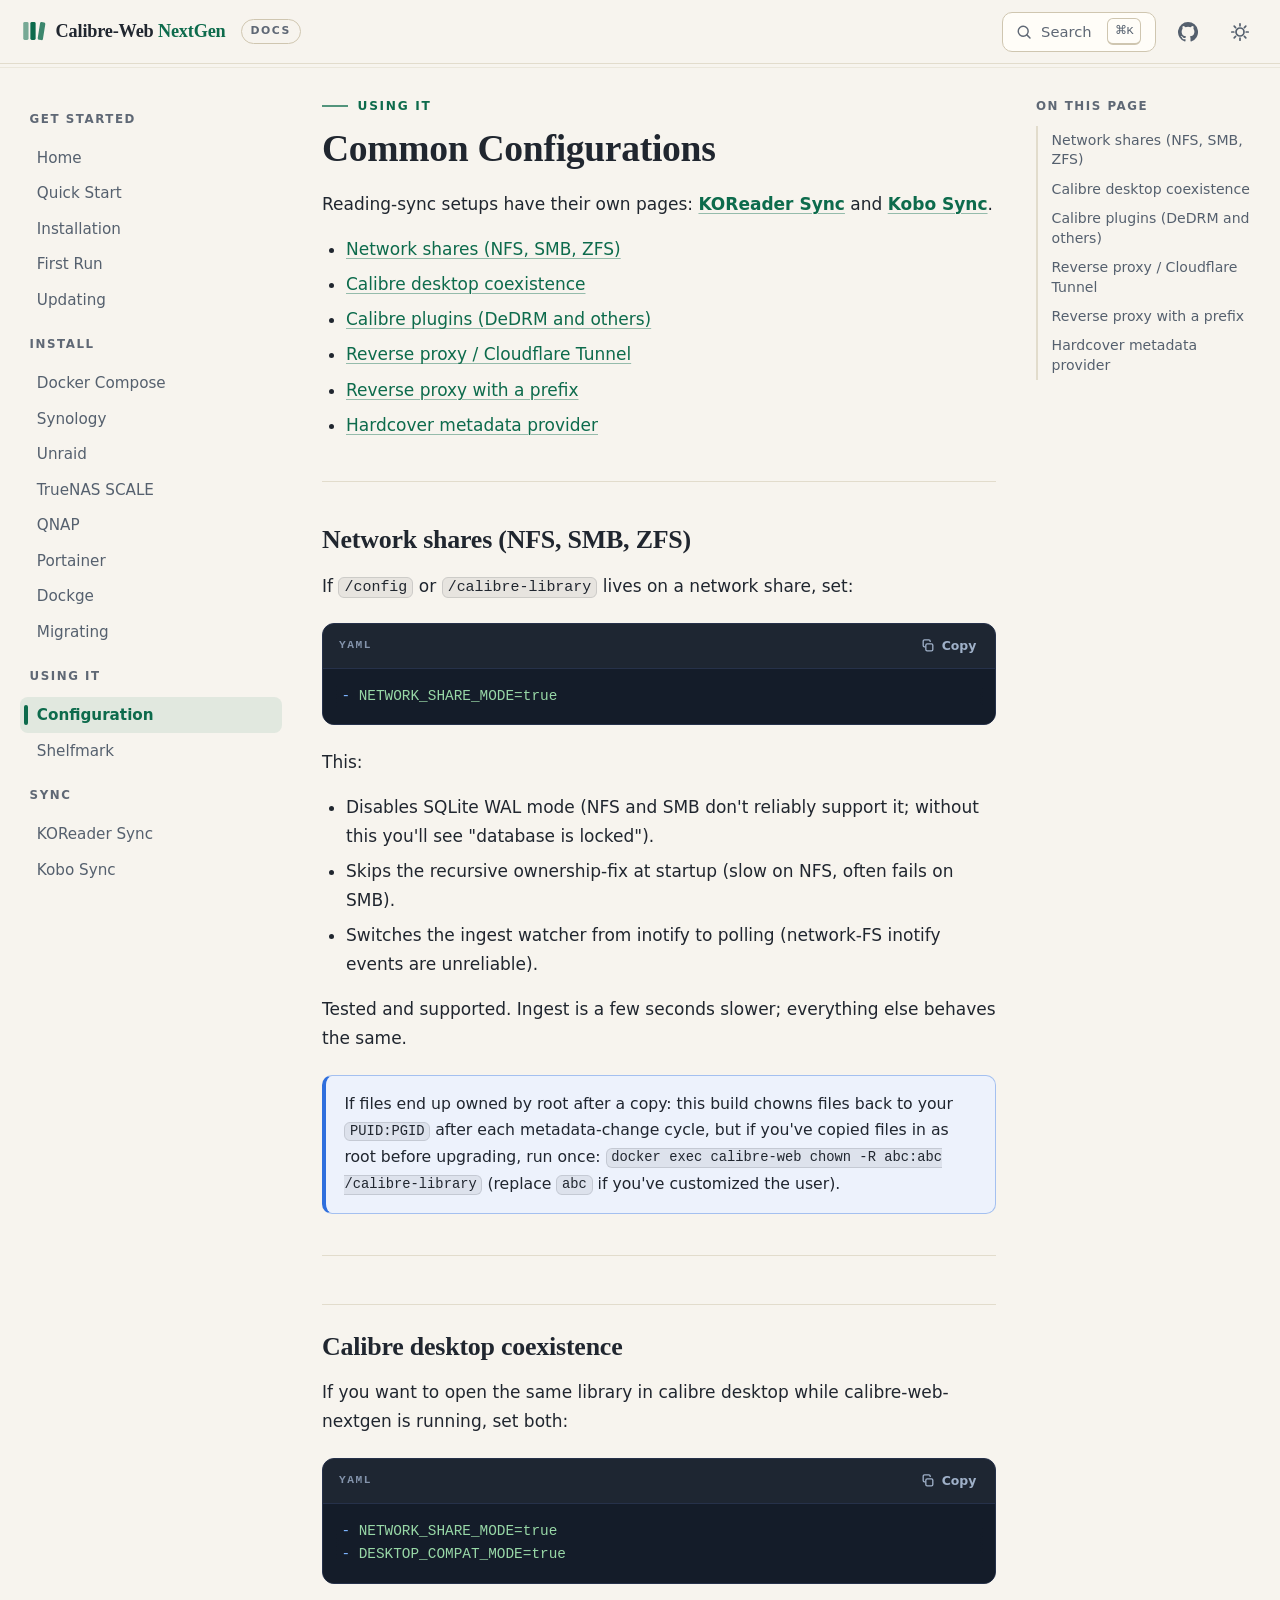
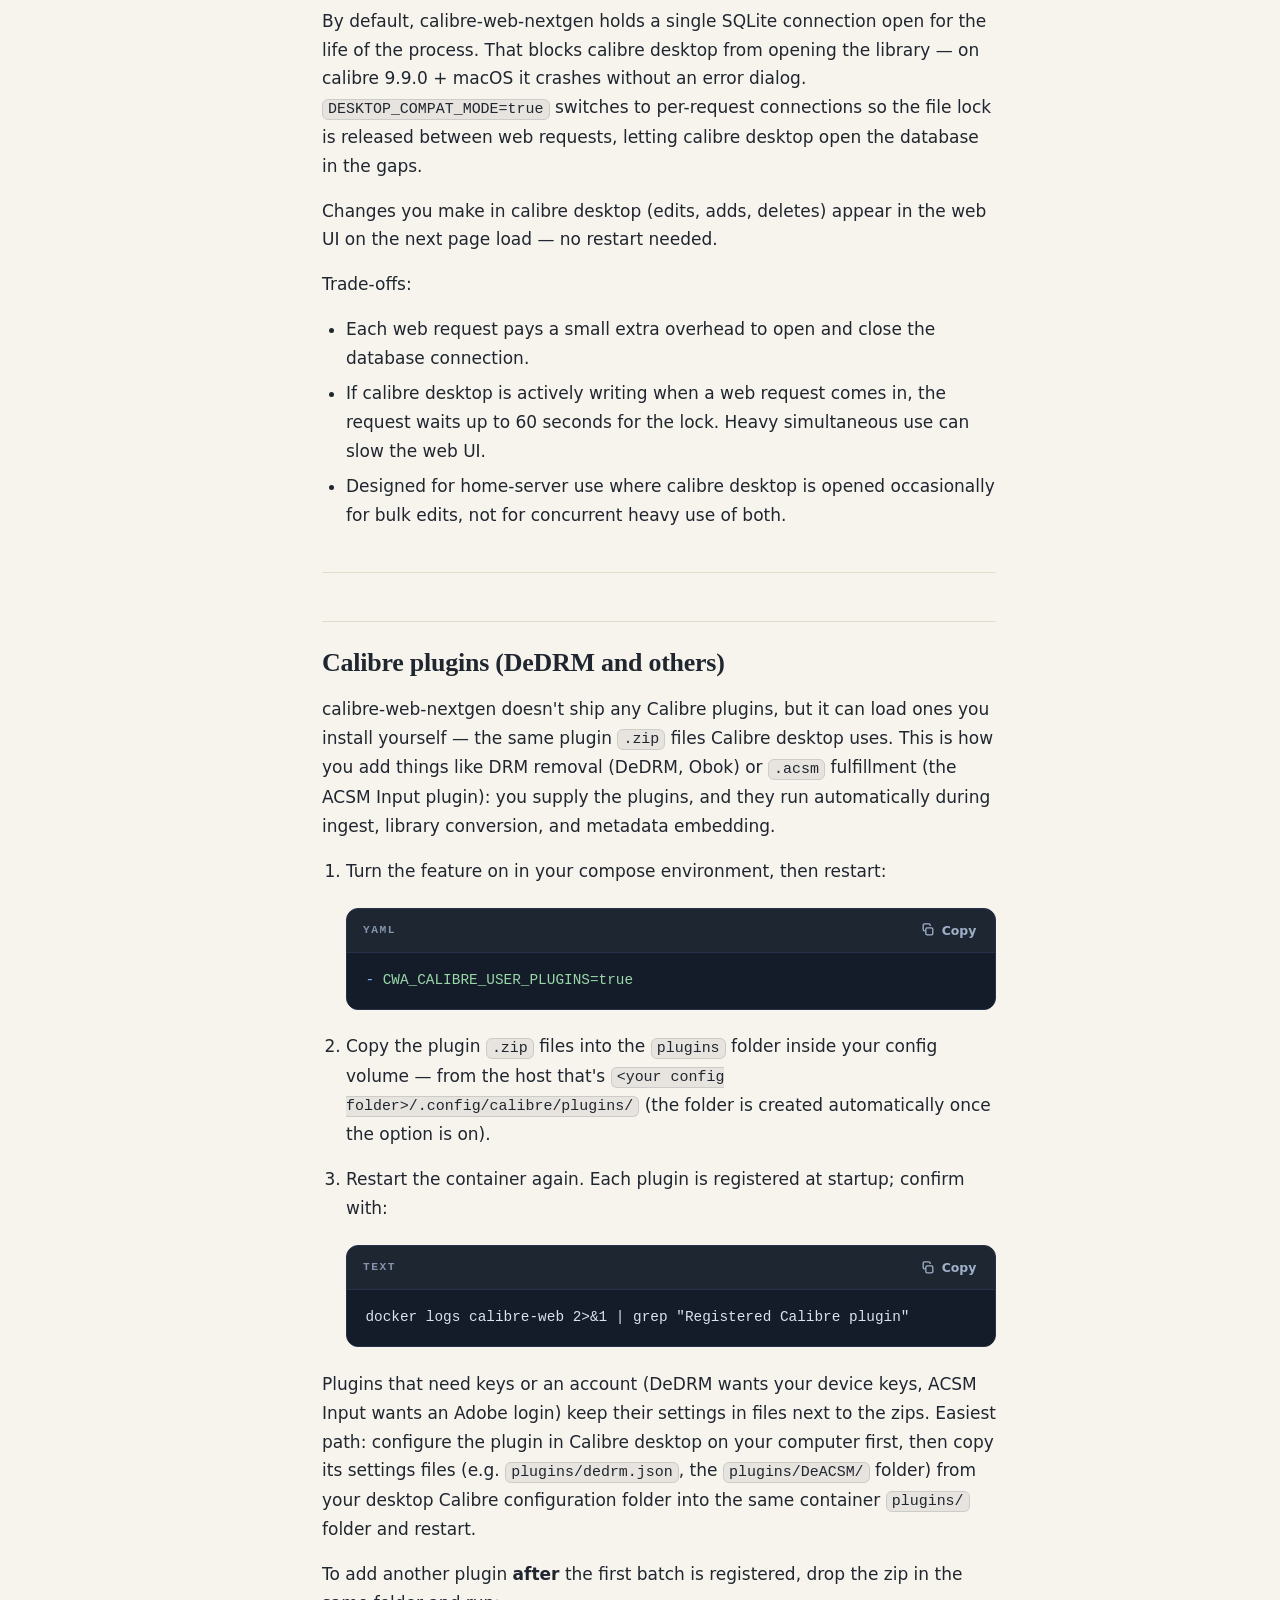
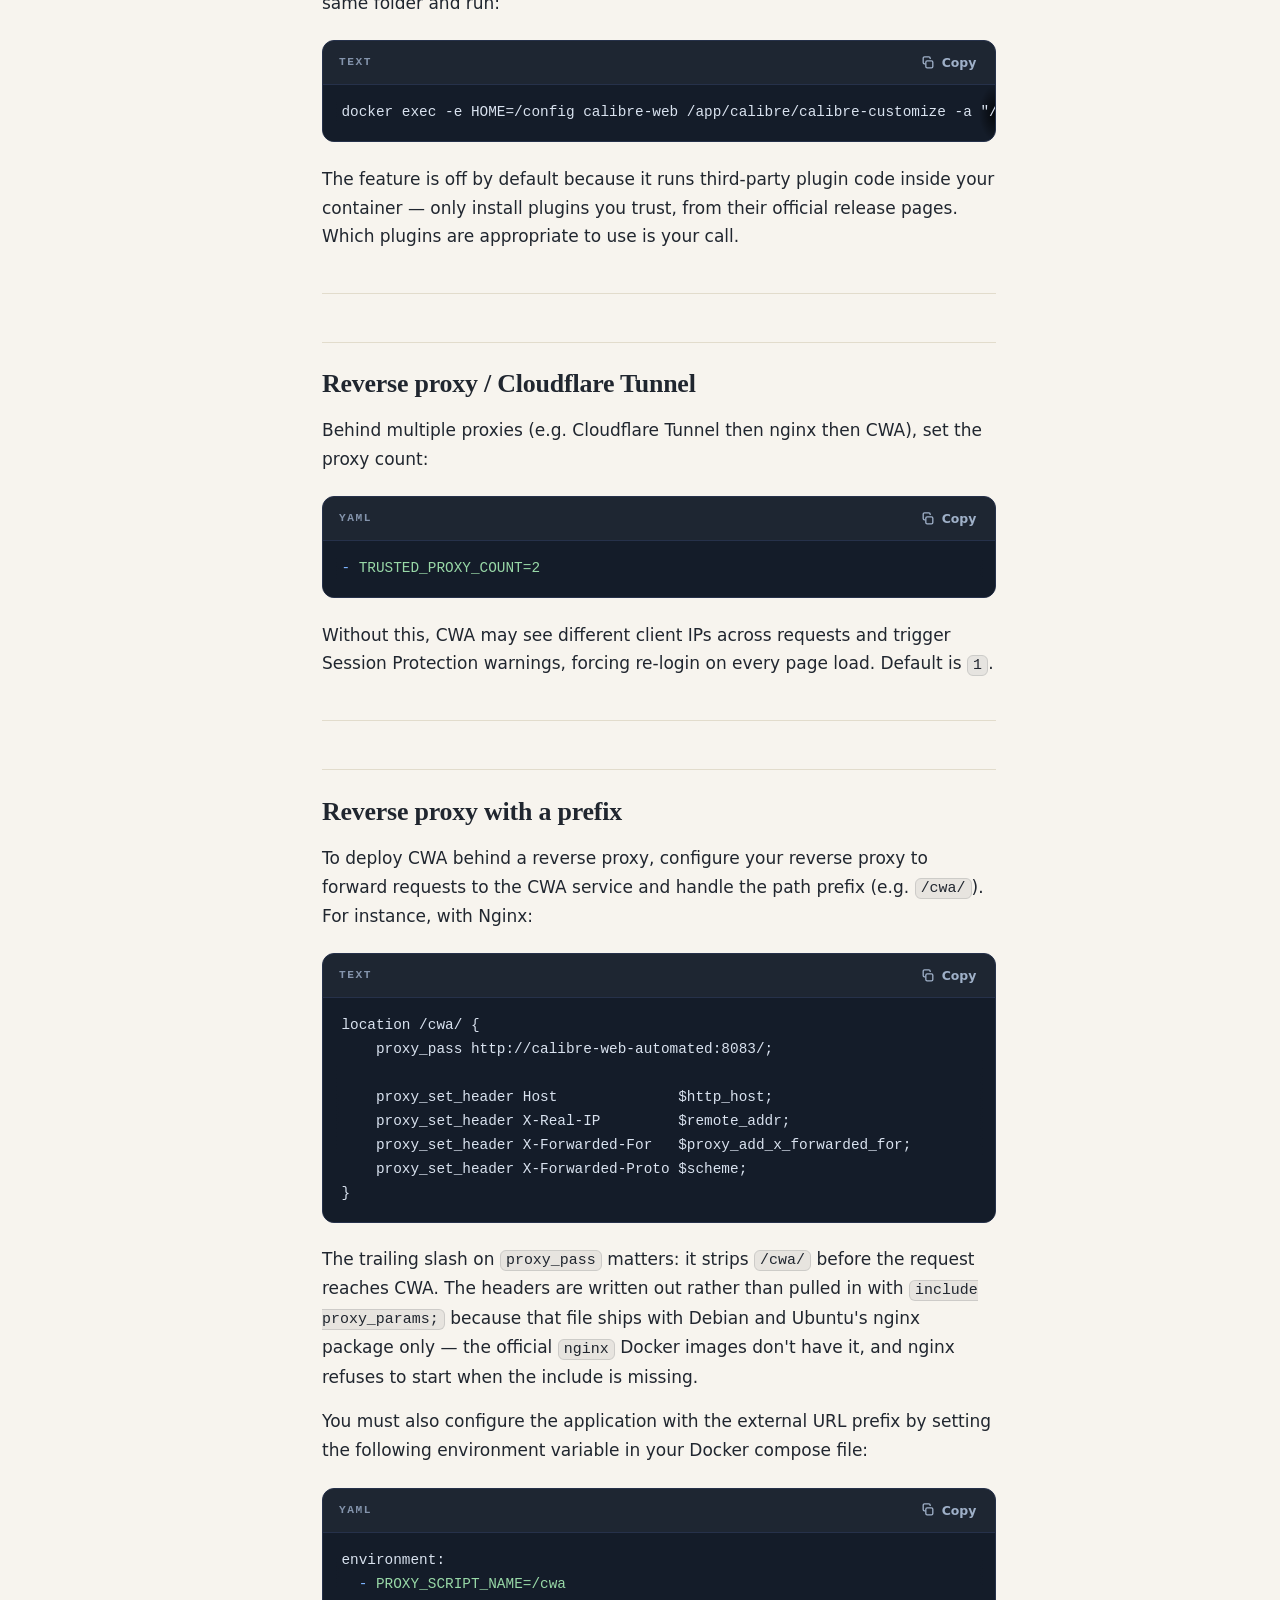
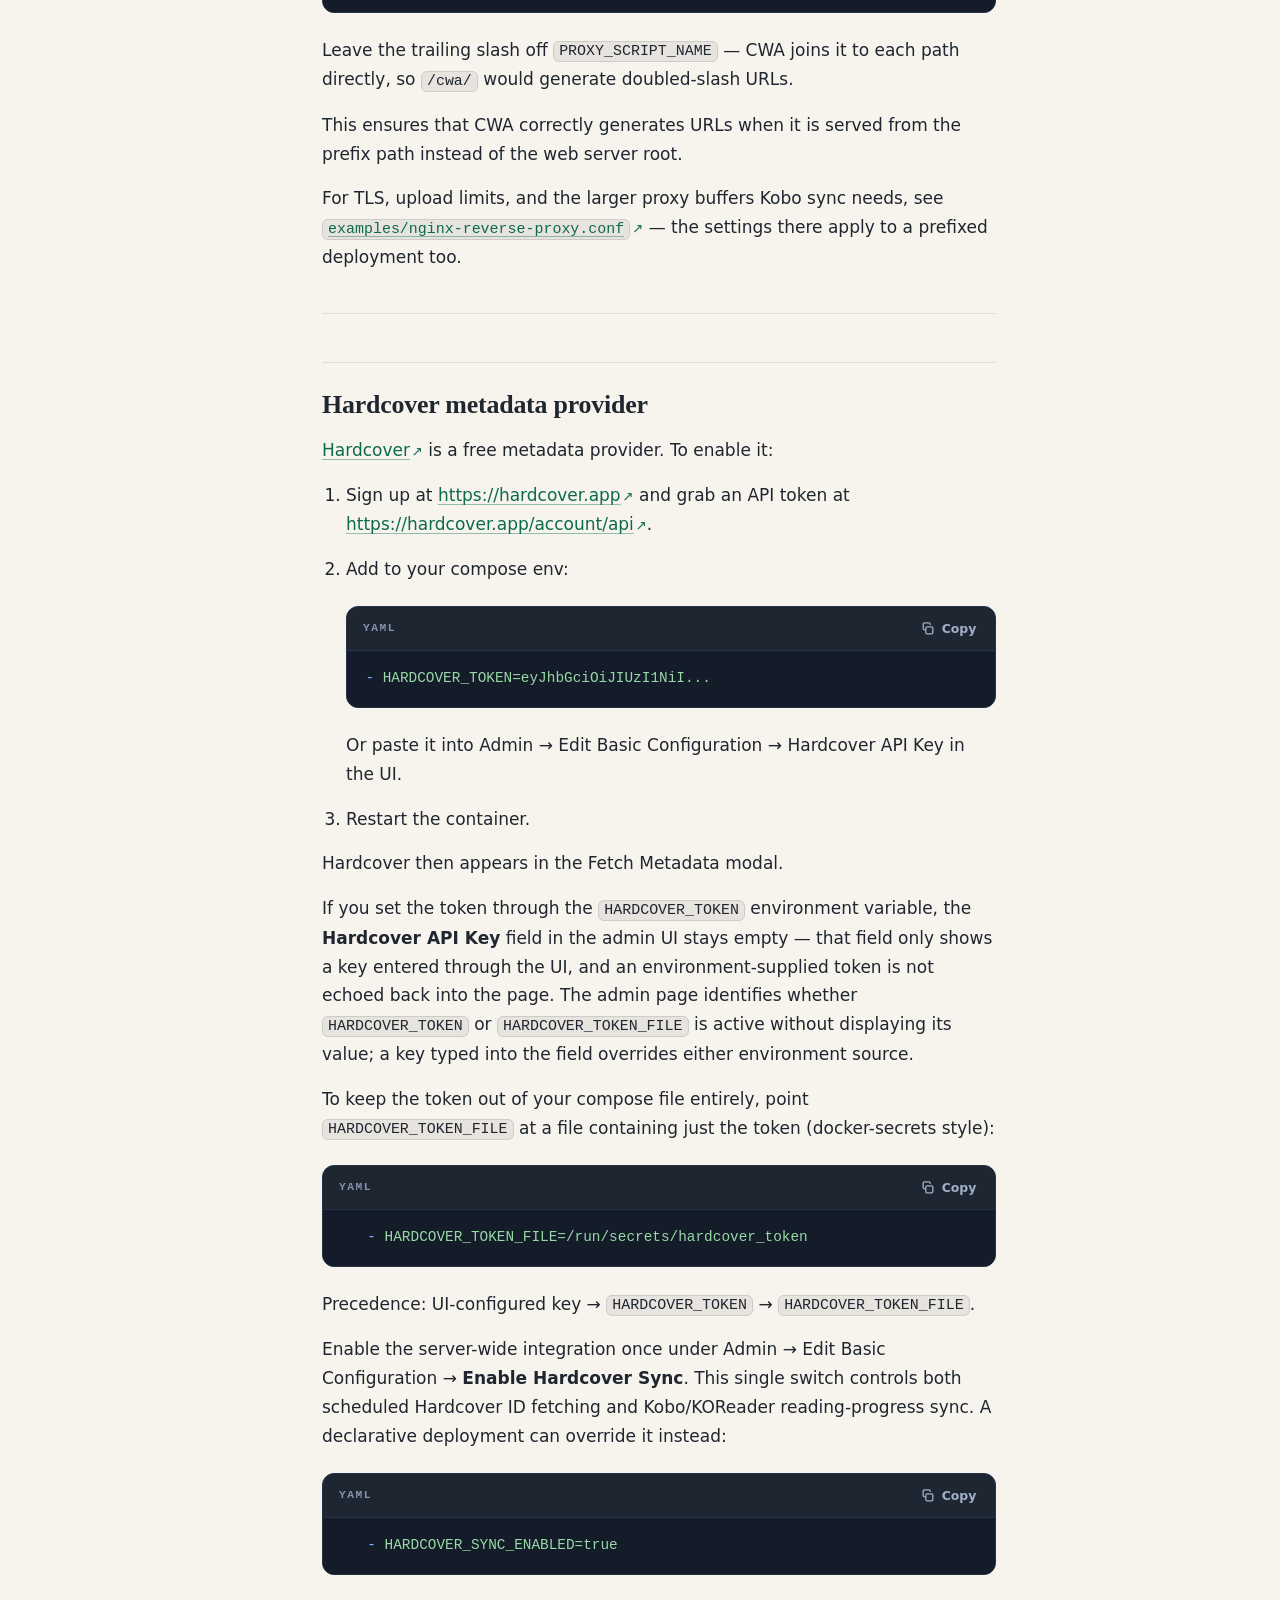
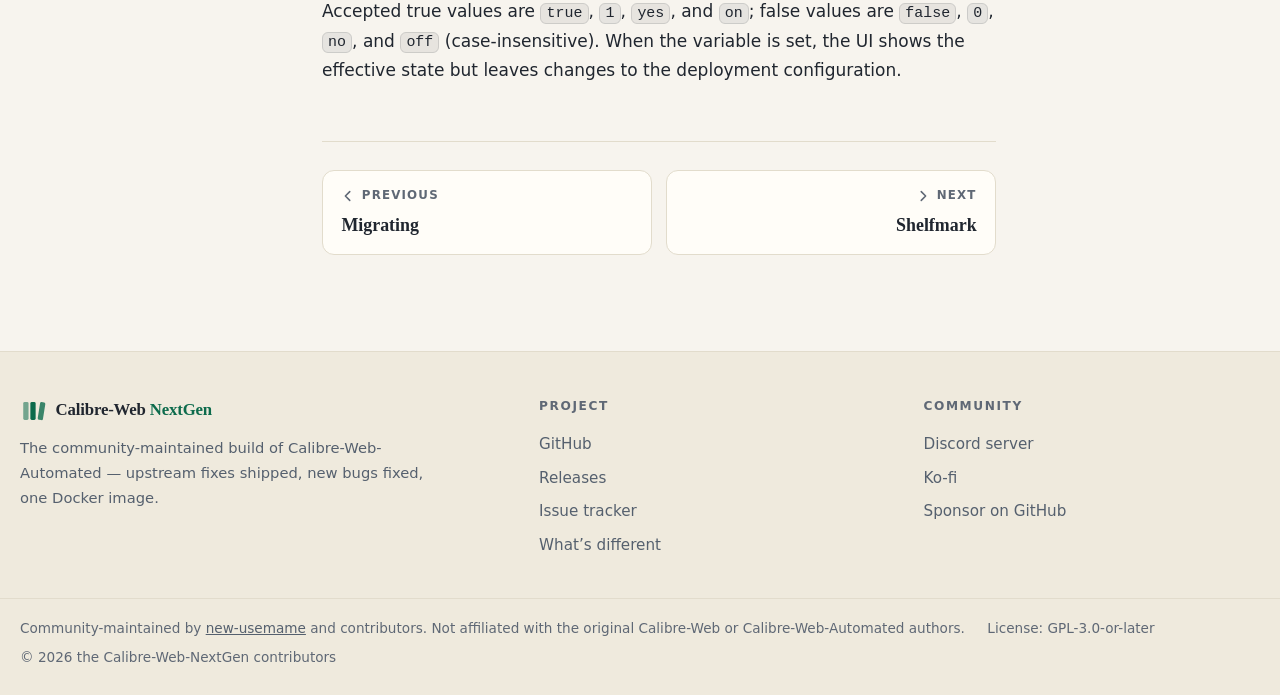
<file: wikisite/dist/configuration/index.html>
<!DOCTYPE html>
<html lang="en" data-theme="light" data-prefix="../">
<head>
<meta charset="utf-8">
<meta name="viewport" content="width=device-width, initial-scale=1">
<title>Configuration — Calibre-Web NextGen docs</title>
<meta name="description" content="Reading-sync setups have their own pages: KOReader Sync and Kobo Sync.">
<link rel="canonical" href="https://wiki.calibrewebnextgen.com/configuration/">
<meta name="theme-color" media="(prefers-color-scheme: light)" content="#f7f4ee">
<meta name="theme-color" media="(prefers-color-scheme: dark)" content="#11151b">
<meta property="og:type" content="website">
<meta property="og:site_name" content="Calibre-Web NextGen docs">
<meta property="og:title" content="Configuration — Calibre-Web NextGen docs">
<meta property="og:description" content="Reading-sync setups have their own pages: KOReader Sync and Kobo Sync.">
<meta property="og:url" content="https://wiki.calibrewebnextgen.com/configuration/">
<meta property="og:image" content="https://wiki.calibrewebnextgen.com/img/og.png">
<meta name="twitter:card" content="summary_large_image">
<meta name="twitter:title" content="Configuration — Calibre-Web NextGen docs">
<meta name="twitter:description" content="Reading-sync setups have their own pages: KOReader Sync and Kobo Sync.">
<meta name="twitter:image" content="https://wiki.calibrewebnextgen.com/img/og.png">
<link rel="icon" href="../favicon.svg" type="image/svg+xml">
<link rel="icon" href="../favicon-32.png" type="image/png" sizes="32x32">
<link rel="apple-touch-icon" href="../apple-touch-icon.png">
<script>try{var t=localStorage.getItem('cwng-theme');if(t!=='light'&&t!=='dark'){t=matchMedia('(prefers-color-scheme: dark)').matches?'dark':'light'}document.documentElement.dataset.theme=t}catch(e){document.documentElement.dataset.theme='light'}</script>
<link rel="stylesheet" href="../assets/site.css">
<script src="../assets/search-index.js" defer></script>
<script src="../assets/site.js" defer></script>
<script type="application/ld+json">{"@context":"https://schema.org","@type":"TechArticle","headline":"Configuration","description":"Reading-sync setups have their own pages: KOReader Sync and Kobo Sync.","url":"https://wiki.calibrewebnextgen.com/configuration/","dateModified":"2026-08-10","inLanguage":"en","isAccessibleForFree":true,"author":{"@type":"Organization","name":"Calibre-Web NextGen","url":"https://github.com/new-usemame/Calibre-Web-NextGen"},"publisher":{"@type":"Organization","name":"Calibre-Web NextGen","url":"https://github.com/new-usemame/Calibre-Web-NextGen"},"isPartOf":{"@type":"WebSite","name":"Calibre-Web NextGen docs","url":"https://wiki.calibrewebnextgen.com/"}}</script>
</head>
<body>
<a class="skip-link" href="#main">Skip to content</a>
<header class="site-header">
  <div class="header-inner">
    <button type="button" class="icon-btn" id="nav-toggle" aria-label="Open navigation" aria-expanded="false" aria-controls="site-nav"><svg viewBox="0 0 20 20" fill="none" aria-hidden="true"><path d="M3 5.5h14M3 10h14M3 14.5h14" stroke="currentColor" stroke-width="1.8" stroke-linecap="round"/></svg></button>
    <a class="brand" href="../" aria-label="Calibre-Web NextGen docs home"><svg class="brand-logo" viewBox="0 0 32 32" aria-hidden="true"><rect x="4" y="5" width="6.5" height="22" rx="1.8" fill="currentColor" opacity="0.55"/><rect x="12.75" y="5" width="6.5" height="22" rx="1.8" fill="currentColor"/><rect x="21.5" y="5" width="6.5" height="22" rx="1.8" fill="currentColor" opacity="0.8" transform="rotate(9 24.75 27)"/></svg><span class="brand-name">Calibre-Web <b>NextGen</b></span><span class="brand-tag">Docs</span></a>
    <span class="header-spacer"></span>
    <button type="button" class="search-btn" id="search-button" aria-label="Search the docs"><svg viewBox="0 0 20 20" fill="none" aria-hidden="true"><circle cx="9" cy="9" r="6.2" stroke="currentColor" stroke-width="1.8"/><path d="M13.6 13.6 17.5 17.5" stroke="currentColor" stroke-width="1.8" stroke-linecap="round"/></svg><span class="search-btn-text">Search</span><kbd class="search-btn-kbd">⌘K</kbd></button>
    <a class="icon-btn" href="https://github.com/new-usemame/Calibre-Web-NextGen" aria-label="GitHub repository"><svg viewBox="0 0 16 16" fill="currentColor" aria-hidden="true"><path d="M8 0a8 8 0 0 0-2.53 15.59c.4.07.55-.17.55-.38l-.01-1.49c-2.01.37-2.53-.49-2.69-.94-.09-.23-.48-.94-.82-1.13-.28-.15-.68-.52-.01-.53.63-.01 1.08.58 1.23.82.72 1.21 1.87.87 2.33.66.07-.52.28-.87.51-1.07-1.78-.2-3.64-.89-3.64-3.95 0-.87.31-1.59.82-2.15-.08-.2-.36-1.02.08-2.12 0 0 .67-.21 2.2.82a7.42 7.42 0 0 1 4 0c1.53-1.04 2.2-.82 2.2-.82.44 1.1.16 1.92.08 2.12.51.56.82 1.27.82 2.15 0 3.07-1.87 3.75-3.65 3.95.29.25.54.73.54 1.48l-.01 2.2c0 .21.15.46.55.38A8 8 0 0 0 8 0Z"/></svg></a>
    <button type="button" class="icon-btn" id="theme-toggle" aria-pressed="false" aria-label="Switch to dark theme"><svg class="sun" viewBox="0 0 20 20" fill="none" aria-hidden="true"><circle cx="10" cy="10" r="4" stroke="currentColor" stroke-width="1.7"/><path d="M10 1.8v2M10 16.2v2M1.8 10h2M16.2 10h2M4.2 4.2l1.4 1.4M14.4 14.4l1.4 1.4M15.8 4.2l-1.4 1.4M5.6 14.4l-1.4 1.4" stroke="currentColor" stroke-width="1.7" stroke-linecap="round"/></svg><svg class="moon" viewBox="0 0 20 20" fill="none" aria-hidden="true"><path d="M17.2 12.2A7.5 7.5 0 0 1 7.8 2.8a7.5 7.5 0 1 0 9.4 9.4Z" stroke="currentColor" stroke-width="1.7" stroke-linejoin="round"/></svg></button>
  </div>
</header>
<div id="nav-backdrop"></div>
<div class="layout">
  <nav class="site-nav" id="site-nav" aria-label="Documentation">
    <div class="nav-drawer-head">
      <span class="nav-drawer-title">Docs</span>
      <button type="button" class="icon-btn" id="nav-close" aria-label="Close navigation"><svg viewBox="0 0 20 20" fill="none" aria-hidden="true"><path d="M5 5l10 10M15 5L5 15" stroke="currentColor" stroke-width="1.8" stroke-linecap="round"/></svg></button>
    </div>
    <details class="nav-group" open>
      <summary><svg class="chev" viewBox="0 0 12 12" fill="none" aria-hidden="true"><path d="M2.5 4.5 6 8l3.5-3.5" stroke="currentColor" stroke-width="1.6" stroke-linecap="round" stroke-linejoin="round"/></svg><span>Get Started</span></summary>
      <ul class="nav-list">
        <li><a href="../">Home</a></li>
        <li><a href="../quick-start/">Quick Start</a></li>
        <li><a href="../installation/">Installation</a></li>
        <li><a href="../first-run/">First Run</a></li>
        <li><a href="../updating/">Updating</a></li>
      </ul>
    </details>
    <details class="nav-group" open>
      <summary><svg class="chev" viewBox="0 0 12 12" fill="none" aria-hidden="true"><path d="M2.5 4.5 6 8l3.5-3.5" stroke="currentColor" stroke-width="1.6" stroke-linecap="round" stroke-linejoin="round"/></svg><span>Install</span></summary>
      <ul class="nav-list">
        <li><a href="../install-with-docker-compose/">Docker Compose</a></li>
        <li><a href="../install-on-synology/">Synology</a></li>
        <li><a href="../install-on-unraid/">Unraid</a></li>
        <li><a href="../install-on-truenas-scale/">TrueNAS SCALE</a></li>
        <li><a href="../install-on-qnap/">QNAP</a></li>
        <li><a href="../install-with-portainer/">Portainer</a></li>
        <li><a href="../install-with-dockge/">Dockge</a></li>
        <li><a href="../migrating/">Migrating</a></li>
      </ul>
    </details>
    <details class="nav-group" open>
      <summary><svg class="chev" viewBox="0 0 12 12" fill="none" aria-hidden="true"><path d="M2.5 4.5 6 8l3.5-3.5" stroke="currentColor" stroke-width="1.6" stroke-linecap="round" stroke-linejoin="round"/></svg><span>Using it</span></summary>
      <ul class="nav-list">
        <li><a href="../configuration/" aria-current="page">Configuration</a></li>
        <li><a href="../shelfmark/">Shelfmark</a></li>
      </ul>
    </details>
    <details class="nav-group" open>
      <summary><svg class="chev" viewBox="0 0 12 12" fill="none" aria-hidden="true"><path d="M2.5 4.5 6 8l3.5-3.5" stroke="currentColor" stroke-width="1.6" stroke-linecap="round" stroke-linejoin="round"/></svg><span>Sync</span></summary>
      <ul class="nav-list">
        <li><a href="../koreader-sync/">KOReader Sync</a></li>
        <li><a href="../kobo-sync/">Kobo Sync</a></li>
      </ul>
    </details>
    <details class="nav-group" open>
      <summary><svg class="chev" viewBox="0 0 12 12" fill="none" aria-hidden="true"><path d="M2.5 4.5 6 8l3.5-3.5" stroke="currentColor" stroke-width="1.6" stroke-linecap="round" stroke-linejoin="round"/></svg><span>Help</span></summary>
      <ul class="nav-list">
        <li><a href="../troubleshooting/">Troubleshooting</a></li>
        <li><a href="../differences-from-upstream/">Differences from Upstream</a></li>
        <li><a href="../contributing/">Contributing</a></li>
      </ul>
    </details>
    <div class="nav-externals">
      <a href="https://github.com/new-usemame/Calibre-Web-NextGen"><svg viewBox="0 0 16 16" fill="currentColor" aria-hidden="true"><path d="M8 0a8 8 0 0 0-2.53 15.59c.4.07.55-.17.55-.38l-.01-1.49c-2.01.37-2.53-.49-2.69-.94-.09-.23-.48-.94-.82-1.13-.28-.15-.68-.52-.01-.53.63-.01 1.08.58 1.23.82.72 1.21 1.87.87 2.33.66.07-.52.28-.87.51-1.07-1.78-.2-3.64-.89-3.64-3.95 0-.87.31-1.59.82-2.15-.08-.2-.36-1.02.08-2.12 0 0 .67-.21 2.2.82a7.42 7.42 0 0 1 4 0c1.53-1.04 2.2-.82 2.2-.82.44 1.1.16 1.92.08 2.12.51.56.82 1.27.82 2.15 0 3.07-1.87 3.75-3.65 3.95.29.25.54.73.54 1.48l-.01 2.2c0 .21.15.46.55.38A8 8 0 0 0 8 0Z"/></svg> GitHub</a>
      <a href="https://github.com/new-usemame/Calibre-Web-NextGen/releases">Releases</a>
      <a href="https://github.com/new-usemame/Calibre-Web-NextGen/issues">Issues</a>
      <a href="https://discord.gg/B8NXZmcp32"><svg viewBox="0 0 24 24" fill="currentColor" aria-hidden="true"><path d="M20.32 4.37a19.8 19.8 0 0 0-4.93-1.51 13.8 13.8 0 0 0-.64 1.28 18.3 18.3 0 0 0-5.5 0 13.8 13.8 0 0 0-.64-1.28c-1.71.29-3.37.8-4.93 1.51A20.3 20.3 0 0 0 .1 18.06a19.9 19.9 0 0 0 6.07 3.03c.49-.66.93-1.37 1.3-2.1a12.9 12.9 0 0 1-2.05-.98c.17-.12.34-.25.5-.38a14.2 14.2 0 0 0 12.16 0c.16.13.33.26.5.38-.65.39-1.34.72-2.05.98.37.73.81 1.44 1.3 2.1a19.9 19.9 0 0 0 6.07-3.03 20.3 20.3 0 0 0-3.58-13.69ZM8.02 15.33c-1.18 0-2.16-1.08-2.16-2.42s.95-2.42 2.16-2.42 2.18 1.09 2.16 2.42c0 1.34-.95 2.42-2.16 2.42Zm7.96 0c-1.18 0-2.16-1.08-2.16-2.42s.95-2.42 2.16-2.42 2.18 1.09 2.16 2.42c0 1.34-.95 2.42-2.16 2.42Z"/></svg> Discord</a>
    </div>
  </nav>
  <main id="main">
    <p class="page-eyebrow">Using it</p>
    <details class="toc-mobile">
    <summary>On this page</summary>
    <ul>
      <li><a href="#network-shares-nfs-smb-zfs">Network shares (NFS, SMB, ZFS)</a></li>
        <li><a href="#calibre-desktop-coexistence">Calibre desktop coexistence</a></li>
        <li><a href="#calibre-plugins-dedrm-and-others">Calibre plugins (DeDRM and others)</a></li>
        <li><a href="#reverse-proxy--cloudflare-tunnel">Reverse proxy / Cloudflare Tunnel</a></li>
        <li><a href="#reverse-proxy-with-a-prefix">Reverse proxy with a prefix</a></li>
        <li><a href="#hardcover-metadata-provider">Hardcover metadata provider</a></li>
    </ul>
  </details>
    <article class="prose"><h1 id="common-configurations"><a class="h-anchor" href="#common-configurations" aria-hidden="true" tabindex="-1">#</a>Common Configurations</h1>
<p>Reading-sync setups have their own pages: <strong><a href="../koreader-sync/">KOReader Sync</a></strong> and <strong><a href="../kobo-sync/">Kobo Sync</a></strong>.</p>
<ul>
<li><a href="#network-shares-nfs-smb-zfs">Network shares (NFS, SMB, ZFS)</a></li>
<li><a href="#calibre-desktop-coexistence">Calibre desktop coexistence</a></li>
<li><a href="#calibre-plugins-dedrm-and-others">Calibre plugins (DeDRM and others)</a></li>
<li><a href="#reverse-proxy--cloudflare-tunnel">Reverse proxy / Cloudflare Tunnel</a></li>
<li><a href="#reverse-proxy-with-a-prefix">Reverse proxy with a prefix</a></li>
<li><a href="#hardcover-metadata-provider">Hardcover metadata provider</a></li>
</ul>
<hr>
<h2 id="network-shares-nfs-smb-zfs"><a class="h-anchor" href="#network-shares-nfs-smb-zfs" aria-hidden="true" tabindex="-1">#</a>Network shares (NFS, SMB, ZFS)</h2>
<p>If <code>/config</code> or <code>/calibre-library</code> lives on a network share, set:</p>
<div class="codeblock" data-lang="yaml"><div class="codeblock-bar"><span class="codeblock-lang">yaml</span><button type="button" class="copy-btn" aria-label="Copy code to clipboard"><svg class="copy-icon" viewBox="0 0 16 16" fill="none" aria-hidden="true"><rect x="5.5" y="5.5" width="8" height="8" rx="1.5" stroke="currentColor" stroke-width="1.5"/><path d="M10.5 3.5v-1A1.5 1.5 0 0 0 9 1H4a1.5 1.5 0 0 0-1.5 1.5v5A1.5 1.5 0 0 0 4 9h1" stroke="currentColor" stroke-width="1.5"/></svg><svg class="copy-check" viewBox="0 0 16 16" fill="none" aria-hidden="true"><path d="M2.5 8.5 6 12 13.5 4.5" stroke="currentColor" stroke-width="2" stroke-linecap="round" stroke-linejoin="round"/></svg><span class="copy-label">Copy</span></button></div><pre><code class="hljs language-yaml"><span class="hljs-bullet">-</span> <span class="hljs-string">NETWORK_SHARE_MODE=true</span>
</code></pre></div>
<p>This:</p>
<ul>
<li>Disables SQLite WAL mode (NFS and SMB don't reliably support it; without this you'll see &quot;database is locked&quot;).</li>
<li>Skips the recursive ownership-fix at startup (slow on NFS, often fails on SMB).</li>
<li>Switches the ingest watcher from inotify to polling (network-FS inotify events are unreliable).</li>
</ul>
<p>Tested and supported. Ingest is a few seconds slower; everything else behaves the same.</p>
<div class="callout callout-note" role="note" aria-label="Note">
<p>If files end up owned by root after a copy: this build chowns files back to your <code>PUID:PGID</code> after each metadata-change cycle, but if you've copied files in as root before upgrading, run once: <code>docker exec calibre-web chown -R abc:abc /calibre-library</code> (replace <code>abc</code> if you've customized the user).</p>
</div>
<hr>
<h2 id="calibre-desktop-coexistence"><a class="h-anchor" href="#calibre-desktop-coexistence" aria-hidden="true" tabindex="-1">#</a>Calibre desktop coexistence</h2>
<p>If you want to open the same library in calibre desktop while calibre-web-nextgen is running, set both:</p>
<div class="codeblock" data-lang="yaml"><div class="codeblock-bar"><span class="codeblock-lang">yaml</span><button type="button" class="copy-btn" aria-label="Copy code to clipboard"><svg class="copy-icon" viewBox="0 0 16 16" fill="none" aria-hidden="true"><rect x="5.5" y="5.5" width="8" height="8" rx="1.5" stroke="currentColor" stroke-width="1.5"/><path d="M10.5 3.5v-1A1.5 1.5 0 0 0 9 1H4a1.5 1.5 0 0 0-1.5 1.5v5A1.5 1.5 0 0 0 4 9h1" stroke="currentColor" stroke-width="1.5"/></svg><svg class="copy-check" viewBox="0 0 16 16" fill="none" aria-hidden="true"><path d="M2.5 8.5 6 12 13.5 4.5" stroke="currentColor" stroke-width="2" stroke-linecap="round" stroke-linejoin="round"/></svg><span class="copy-label">Copy</span></button></div><pre><code class="hljs language-yaml"><span class="hljs-bullet">-</span> <span class="hljs-string">NETWORK_SHARE_MODE=true</span>
<span class="hljs-bullet">-</span> <span class="hljs-string">DESKTOP_COMPAT_MODE=true</span>
</code></pre></div>
<p>By default, calibre-web-nextgen holds a single SQLite connection open for the life of the process. That blocks calibre desktop from opening the library — on calibre 9.9.0 + macOS it crashes without an error dialog. <code>DESKTOP_COMPAT_MODE=true</code> switches to per-request connections so the file lock is released between web requests, letting calibre desktop open the database in the gaps.</p>
<p>Changes you make in calibre desktop (edits, adds, deletes) appear in the web UI on the next page load — no restart needed.</p>
<p>Trade-offs:</p>
<ul>
<li>Each web request pays a small extra overhead to open and close the database connection.</li>
<li>If calibre desktop is actively writing when a web request comes in, the request waits up to 60 seconds for the lock. Heavy simultaneous use can slow the web UI.</li>
<li>Designed for home-server use where calibre desktop is opened occasionally for bulk edits, not for concurrent heavy use of both.</li>
</ul>
<hr>
<h2 id="calibre-plugins-dedrm-and-others"><a class="h-anchor" href="#calibre-plugins-dedrm-and-others" aria-hidden="true" tabindex="-1">#</a>Calibre plugins (DeDRM and others)</h2>
<p>calibre-web-nextgen doesn't ship any Calibre plugins, but it can load ones you install yourself — the same plugin <code>.zip</code> files Calibre desktop uses. This is how you add things like DRM removal (DeDRM, Obok) or <code>.acsm</code> fulfillment (the ACSM Input plugin): you supply the plugins, and they run automatically during ingest, library conversion, and metadata embedding.</p>
<ol>
<li>
<p>Turn the feature on in your compose environment, then restart:</p>
<div class="codeblock" data-lang="yaml"><div class="codeblock-bar"><span class="codeblock-lang">yaml</span><button type="button" class="copy-btn" aria-label="Copy code to clipboard"><svg class="copy-icon" viewBox="0 0 16 16" fill="none" aria-hidden="true"><rect x="5.5" y="5.5" width="8" height="8" rx="1.5" stroke="currentColor" stroke-width="1.5"/><path d="M10.5 3.5v-1A1.5 1.5 0 0 0 9 1H4a1.5 1.5 0 0 0-1.5 1.5v5A1.5 1.5 0 0 0 4 9h1" stroke="currentColor" stroke-width="1.5"/></svg><svg class="copy-check" viewBox="0 0 16 16" fill="none" aria-hidden="true"><path d="M2.5 8.5 6 12 13.5 4.5" stroke="currentColor" stroke-width="2" stroke-linecap="round" stroke-linejoin="round"/></svg><span class="copy-label">Copy</span></button></div><pre><code class="hljs language-yaml"><span class="hljs-bullet">-</span> <span class="hljs-string">CWA_CALIBRE_USER_PLUGINS=true</span>
</code></pre></div>
</li>
<li>
<p>Copy the plugin <code>.zip</code> files into the <code>plugins</code> folder inside your config volume — from the host that's <code>&lt;your config folder&gt;/.config/calibre/plugins/</code> (the folder is created automatically once the option is on).</p>
</li>
<li>
<p>Restart the container again. Each plugin is registered at startup; confirm with:</p>
<div class="codeblock" data-lang="text"><div class="codeblock-bar"><span class="codeblock-lang">text</span><button type="button" class="copy-btn" aria-label="Copy code to clipboard"><svg class="copy-icon" viewBox="0 0 16 16" fill="none" aria-hidden="true"><rect x="5.5" y="5.5" width="8" height="8" rx="1.5" stroke="currentColor" stroke-width="1.5"/><path d="M10.5 3.5v-1A1.5 1.5 0 0 0 9 1H4a1.5 1.5 0 0 0-1.5 1.5v5A1.5 1.5 0 0 0 4 9h1" stroke="currentColor" stroke-width="1.5"/></svg><svg class="copy-check" viewBox="0 0 16 16" fill="none" aria-hidden="true"><path d="M2.5 8.5 6 12 13.5 4.5" stroke="currentColor" stroke-width="2" stroke-linecap="round" stroke-linejoin="round"/></svg><span class="copy-label">Copy</span></button></div><pre><code class="hljs language-text">docker logs calibre-web 2&gt;&amp;1 | grep &quot;Registered Calibre plugin&quot;
</code></pre></div>
</li>
</ol>
<p>Plugins that need keys or an account (DeDRM wants your device keys, ACSM Input wants an Adobe login) keep their settings in files next to the zips. Easiest path: configure the plugin in Calibre desktop on your computer first, then copy its settings files (e.g. <code>plugins/dedrm.json</code>, the <code>plugins/DeACSM/</code> folder) from your desktop Calibre configuration folder into the same container <code>plugins/</code> folder and restart.</p>
<p>To add another plugin <strong>after</strong> the first batch is registered, drop the zip in the same folder and run:</p>
<div class="codeblock" data-lang="text"><div class="codeblock-bar"><span class="codeblock-lang">text</span><button type="button" class="copy-btn" aria-label="Copy code to clipboard"><svg class="copy-icon" viewBox="0 0 16 16" fill="none" aria-hidden="true"><rect x="5.5" y="5.5" width="8" height="8" rx="1.5" stroke="currentColor" stroke-width="1.5"/><path d="M10.5 3.5v-1A1.5 1.5 0 0 0 9 1H4a1.5 1.5 0 0 0-1.5 1.5v5A1.5 1.5 0 0 0 4 9h1" stroke="currentColor" stroke-width="1.5"/></svg><svg class="copy-check" viewBox="0 0 16 16" fill="none" aria-hidden="true"><path d="M2.5 8.5 6 12 13.5 4.5" stroke="currentColor" stroke-width="2" stroke-linecap="round" stroke-linejoin="round"/></svg><span class="copy-label">Copy</span></button></div><pre><code class="hljs language-text">docker exec -e HOME=/config calibre-web /app/calibre/calibre-customize -a &quot;/config/.config/calibre/plugins/&lt;plugin file&gt;.zip&quot;
</code></pre></div>
<p>The feature is off by default because it runs third-party plugin code inside your container — only install plugins you trust, from their official release pages. Which plugins are appropriate to use is your call.</p>
<hr>
<h2 id="reverse-proxy--cloudflare-tunnel"><a class="h-anchor" href="#reverse-proxy--cloudflare-tunnel" aria-hidden="true" tabindex="-1">#</a>Reverse proxy / Cloudflare Tunnel</h2>
<p>Behind multiple proxies (e.g. Cloudflare Tunnel then nginx then CWA), set the proxy count:</p>
<div class="codeblock" data-lang="yaml"><div class="codeblock-bar"><span class="codeblock-lang">yaml</span><button type="button" class="copy-btn" aria-label="Copy code to clipboard"><svg class="copy-icon" viewBox="0 0 16 16" fill="none" aria-hidden="true"><rect x="5.5" y="5.5" width="8" height="8" rx="1.5" stroke="currentColor" stroke-width="1.5"/><path d="M10.5 3.5v-1A1.5 1.5 0 0 0 9 1H4a1.5 1.5 0 0 0-1.5 1.5v5A1.5 1.5 0 0 0 4 9h1" stroke="currentColor" stroke-width="1.5"/></svg><svg class="copy-check" viewBox="0 0 16 16" fill="none" aria-hidden="true"><path d="M2.5 8.5 6 12 13.5 4.5" stroke="currentColor" stroke-width="2" stroke-linecap="round" stroke-linejoin="round"/></svg><span class="copy-label">Copy</span></button></div><pre><code class="hljs language-yaml"><span class="hljs-bullet">-</span> <span class="hljs-string">TRUSTED_PROXY_COUNT=2</span>
</code></pre></div>
<p>Without this, CWA may see different client IPs across requests and trigger Session Protection warnings, forcing re-login on every page load. Default is <code>1</code>.</p>
<hr>
<h2 id="reverse-proxy-with-a-prefix"><a class="h-anchor" href="#reverse-proxy-with-a-prefix" aria-hidden="true" tabindex="-1">#</a>Reverse proxy with a prefix</h2>
<p>To deploy CWA behind a reverse proxy, configure your reverse proxy to forward
requests to the CWA service and handle the path prefix (e.g. <code>/cwa/</code>). For
instance, with Nginx:</p>
<div class="codeblock" data-lang="text"><div class="codeblock-bar"><span class="codeblock-lang">text</span><button type="button" class="copy-btn" aria-label="Copy code to clipboard"><svg class="copy-icon" viewBox="0 0 16 16" fill="none" aria-hidden="true"><rect x="5.5" y="5.5" width="8" height="8" rx="1.5" stroke="currentColor" stroke-width="1.5"/><path d="M10.5 3.5v-1A1.5 1.5 0 0 0 9 1H4a1.5 1.5 0 0 0-1.5 1.5v5A1.5 1.5 0 0 0 4 9h1" stroke="currentColor" stroke-width="1.5"/></svg><svg class="copy-check" viewBox="0 0 16 16" fill="none" aria-hidden="true"><path d="M2.5 8.5 6 12 13.5 4.5" stroke="currentColor" stroke-width="2" stroke-linecap="round" stroke-linejoin="round"/></svg><span class="copy-label">Copy</span></button></div><pre><code class="hljs language-text">location /cwa/ {
    proxy_pass http://calibre-web-automated:8083/;

    proxy_set_header Host              $http_host;
    proxy_set_header X-Real-IP         $remote_addr;
    proxy_set_header X-Forwarded-For   $proxy_add_x_forwarded_for;
    proxy_set_header X-Forwarded-Proto $scheme;
}
</code></pre></div>
<p>The trailing slash on <code>proxy_pass</code> matters: it strips <code>/cwa/</code> before the request
reaches CWA. The headers are written out rather than pulled in with
<code>include proxy_params;</code> because that file ships with Debian and Ubuntu's nginx
package only — the official <code>nginx</code> Docker images don't have it, and nginx
refuses to start when the include is missing.</p>
<p>You must also configure the application with the external URL prefix by setting
the following environment variable in your Docker compose file:</p>
<div class="codeblock" data-lang="yaml"><div class="codeblock-bar"><span class="codeblock-lang">yaml</span><button type="button" class="copy-btn" aria-label="Copy code to clipboard"><svg class="copy-icon" viewBox="0 0 16 16" fill="none" aria-hidden="true"><rect x="5.5" y="5.5" width="8" height="8" rx="1.5" stroke="currentColor" stroke-width="1.5"/><path d="M10.5 3.5v-1A1.5 1.5 0 0 0 9 1H4a1.5 1.5 0 0 0-1.5 1.5v5A1.5 1.5 0 0 0 4 9h1" stroke="currentColor" stroke-width="1.5"/></svg><svg class="copy-check" viewBox="0 0 16 16" fill="none" aria-hidden="true"><path d="M2.5 8.5 6 12 13.5 4.5" stroke="currentColor" stroke-width="2" stroke-linecap="round" stroke-linejoin="round"/></svg><span class="copy-label">Copy</span></button></div><pre><code class="hljs language-yaml"><span class="hljs-attr">environment:</span>
  <span class="hljs-bullet">-</span> <span class="hljs-string">PROXY_SCRIPT_NAME=/cwa</span>
</code></pre></div>
<p>Leave the trailing slash off <code>PROXY_SCRIPT_NAME</code> — CWA joins it to each path
directly, so <code>/cwa/</code> would generate doubled-slash URLs.</p>
<p>This ensures that CWA correctly generates URLs when it is served from the
prefix path instead of the web server root.</p>
<p>For TLS, upload limits, and the larger proxy buffers Kobo sync needs, see
<a href="https://github.com/new-usemame/Calibre-Web-NextGen/blob/main/examples/nginx-reverse-proxy.conf" rel="noopener" class="ext"><code>examples/nginx-reverse-proxy.conf</code></a> — the
settings there apply to a prefixed deployment too.</p>
<hr>
<h2 id="hardcover-metadata-provider"><a class="h-anchor" href="#hardcover-metadata-provider" aria-hidden="true" tabindex="-1">#</a>Hardcover metadata provider</h2>
<p><a href="https://hardcover.app/" rel="noopener" class="ext">Hardcover</a> is a free metadata provider. To enable it:</p>
<ol>
<li>
<p>Sign up at <a href="https://hardcover.app" rel="noopener" class="ext">https://hardcover.app</a> and grab an API token at <a href="https://hardcover.app/account/api" rel="noopener" class="ext">https://hardcover.app/account/api</a>.</p>
</li>
<li>
<p>Add to your compose env:</p>
<div class="codeblock" data-lang="yaml"><div class="codeblock-bar"><span class="codeblock-lang">yaml</span><button type="button" class="copy-btn" aria-label="Copy code to clipboard"><svg class="copy-icon" viewBox="0 0 16 16" fill="none" aria-hidden="true"><rect x="5.5" y="5.5" width="8" height="8" rx="1.5" stroke="currentColor" stroke-width="1.5"/><path d="M10.5 3.5v-1A1.5 1.5 0 0 0 9 1H4a1.5 1.5 0 0 0-1.5 1.5v5A1.5 1.5 0 0 0 4 9h1" stroke="currentColor" stroke-width="1.5"/></svg><svg class="copy-check" viewBox="0 0 16 16" fill="none" aria-hidden="true"><path d="M2.5 8.5 6 12 13.5 4.5" stroke="currentColor" stroke-width="2" stroke-linecap="round" stroke-linejoin="round"/></svg><span class="copy-label">Copy</span></button></div><pre><code class="hljs language-yaml"><span class="hljs-bullet">-</span> <span class="hljs-string">HARDCOVER_TOKEN=eyJhbGciOiJIUzI1NiI...</span>
</code></pre></div>
<p>Or paste it into Admin → Edit Basic Configuration → Hardcover API Key in the UI.</p>
</li>
<li>
<p>Restart the container.</p>
</li>
</ol>
<p>Hardcover then appears in the Fetch Metadata modal.</p>
<p>If you set the token through the <code>HARDCOVER_TOKEN</code> environment variable, the <strong>Hardcover API Key</strong> field in the admin UI stays empty — that field only shows a key entered through the UI, and an environment-supplied token is not echoed back into the page. The admin page identifies whether <code>HARDCOVER_TOKEN</code> or <code>HARDCOVER_TOKEN_FILE</code> is active without displaying its value; a key typed into the field overrides either environment source.</p>
<p>To keep the token out of your compose file entirely, point <code>HARDCOVER_TOKEN_FILE</code> at a file containing just the token (docker-secrets style):</p>
<div class="codeblock" data-lang="yaml"><div class="codeblock-bar"><span class="codeblock-lang">yaml</span><button type="button" class="copy-btn" aria-label="Copy code to clipboard"><svg class="copy-icon" viewBox="0 0 16 16" fill="none" aria-hidden="true"><rect x="5.5" y="5.5" width="8" height="8" rx="1.5" stroke="currentColor" stroke-width="1.5"/><path d="M10.5 3.5v-1A1.5 1.5 0 0 0 9 1H4a1.5 1.5 0 0 0-1.5 1.5v5A1.5 1.5 0 0 0 4 9h1" stroke="currentColor" stroke-width="1.5"/></svg><svg class="copy-check" viewBox="0 0 16 16" fill="none" aria-hidden="true"><path d="M2.5 8.5 6 12 13.5 4.5" stroke="currentColor" stroke-width="2" stroke-linecap="round" stroke-linejoin="round"/></svg><span class="copy-label">Copy</span></button></div><pre><code class="hljs language-yaml">   <span class="hljs-bullet">-</span> <span class="hljs-string">HARDCOVER_TOKEN_FILE=/run/secrets/hardcover_token</span>
</code></pre></div>
<p>Precedence: UI-configured key → <code>HARDCOVER_TOKEN</code> → <code>HARDCOVER_TOKEN_FILE</code>.</p>
<p>Enable the server-wide integration once under Admin → Edit Basic Configuration → <strong>Enable Hardcover Sync</strong>. This single switch controls both scheduled Hardcover ID fetching and Kobo/KOReader reading-progress sync. A declarative deployment can override it instead:</p>
<div class="codeblock" data-lang="yaml"><div class="codeblock-bar"><span class="codeblock-lang">yaml</span><button type="button" class="copy-btn" aria-label="Copy code to clipboard"><svg class="copy-icon" viewBox="0 0 16 16" fill="none" aria-hidden="true"><rect x="5.5" y="5.5" width="8" height="8" rx="1.5" stroke="currentColor" stroke-width="1.5"/><path d="M10.5 3.5v-1A1.5 1.5 0 0 0 9 1H4a1.5 1.5 0 0 0-1.5 1.5v5A1.5 1.5 0 0 0 4 9h1" stroke="currentColor" stroke-width="1.5"/></svg><svg class="copy-check" viewBox="0 0 16 16" fill="none" aria-hidden="true"><path d="M2.5 8.5 6 12 13.5 4.5" stroke="currentColor" stroke-width="2" stroke-linecap="round" stroke-linejoin="round"/></svg><span class="copy-label">Copy</span></button></div><pre><code class="hljs language-yaml">   <span class="hljs-bullet">-</span> <span class="hljs-string">HARDCOVER_SYNC_ENABLED=true</span>
</code></pre></div>
<p>Accepted true values are <code>true</code>, <code>1</code>, <code>yes</code>, and <code>on</code>; false values are <code>false</code>, <code>0</code>, <code>no</code>, and <code>off</code> (case-insensitive). When the variable is set, the UI shows the effective state but leaves changes to the deployment configuration.</p>
</article>
    <nav class="prev-next" aria-label="Previous and next pages">
    <a class="pn-card pn-prev" href="../migrating/"><span class="pn-label"><svg viewBox="0 0 16 16" fill="none" aria-hidden="true"><path d="M10 3 5 8l5 5" stroke="currentColor" stroke-width="1.8" stroke-linecap="round" stroke-linejoin="round"/></svg>Previous</span><span class="pn-title">Migrating</span></a>
    <a class="pn-card pn-next" href="../shelfmark/"><span class="pn-label"><svg viewBox="0 0 16 16" fill="none" aria-hidden="true"><path d="m6 3 5 5-5 5" stroke="currentColor" stroke-width="1.8" stroke-linecap="round" stroke-linejoin="round"/></svg>Next</span><span class="pn-title">Shelfmark</span></a>
  </nav>
  </main>
  <nav class="toc" id="on-this-page" aria-label="On this page">
      <p class="toc-title">On this page</p>
      <ul>
        <li><a href="#network-shares-nfs-smb-zfs">Network shares (NFS, SMB, ZFS)</a></li>
        <li><a href="#calibre-desktop-coexistence">Calibre desktop coexistence</a></li>
        <li><a href="#calibre-plugins-dedrm-and-others">Calibre plugins (DeDRM and others)</a></li>
        <li><a href="#reverse-proxy--cloudflare-tunnel">Reverse proxy / Cloudflare Tunnel</a></li>
        <li><a href="#reverse-proxy-with-a-prefix">Reverse proxy with a prefix</a></li>
        <li><a href="#hardcover-metadata-provider">Hardcover metadata provider</a></li>
      </ul>
    </nav>
</div>
<footer class="site-footer">
  <div class="footer-inner">
    <div class="footer-brand">
      <a class="brand" href="../"><svg class="brand-logo" viewBox="0 0 32 32" aria-hidden="true"><rect x="4" y="5" width="6.5" height="22" rx="1.8" fill="currentColor" opacity="0.55"/><rect x="12.75" y="5" width="6.5" height="22" rx="1.8" fill="currentColor"/><rect x="21.5" y="5" width="6.5" height="22" rx="1.8" fill="currentColor" opacity="0.8" transform="rotate(9 24.75 27)"/></svg><span class="brand-name">Calibre-Web <b>NextGen</b></span></a>
      <p>The community-maintained build of Calibre-Web-Automated — upstream fixes shipped, new bugs fixed, one Docker image.</p>
    </div>
    <nav class="footer-col" aria-label="Project links">
      <h2>Project</h2>
      <ul>
        <li><a href="https://github.com/new-usemame/Calibre-Web-NextGen">GitHub</a></li>
        <li><a href="https://github.com/new-usemame/Calibre-Web-NextGen/releases">Releases</a></li>
        <li><a href="https://github.com/new-usemame/Calibre-Web-NextGen/issues">Issue tracker</a></li>
        <li><a href="https://github.com/new-usemame/Calibre-Web-NextGen/blob/main/CHANGES-vs-upstream.md">What&rsquo;s different</a></li>
      </ul>
    </nav>
    <nav class="footer-col" aria-label="Community links">
      <h2>Community</h2>
      <ul>
        <li><a href="https://discord.gg/B8NXZmcp32">Discord server</a></li>
        <li><a href="https://ko-fi.com/calibrewebnextgen">Ko-fi</a></li>
        <li><a href="https://github.com/sponsors/new-usemame">Sponsor on GitHub</a></li>
      </ul>
    </nav>
  </div>
  <div class="footer-legal">
    <span>Community-maintained by <a href="https://github.com/new-usemame">new-usemame</a> and contributors. Not affiliated with the original Calibre-Web or Calibre-Web-Automated authors.</span>
    <span>License: GPL-3.0-or-later</span>
    <span>&copy; <span id="footer-year">2026</span> the Calibre-Web-NextGen contributors</span>
  </div>
</footer>
<div id="search-overlay" hidden>
  <div class="search-backdrop" data-close-search></div>
  <div class="search-modal" role="dialog" aria-modal="true" aria-label="Search the docs">
    <div class="search-box">
      <svg viewBox="0 0 20 20" fill="none" aria-hidden="true"><circle cx="9" cy="9" r="6.2" stroke="currentColor" stroke-width="1.8"/><path d="M13.6 13.6 17.5 17.5" stroke="currentColor" stroke-width="1.8" stroke-linecap="round"/></svg>
      <input id="search-input" type="search" placeholder="Search the docs…" autocomplete="off"
        spellcheck="false" role="combobox" aria-expanded="true" aria-controls="search-results"
        aria-label="Search the docs">
      <kbd>Esc</kbd>
    </div>
    <ul id="search-results" role="listbox" aria-label="Search results"></ul>
    <div class="search-foot">
      <span><kbd>↑</kbd><kbd>↓</kbd> move</span>
      <span><kbd>Enter</kbd> open</span>
      <span><kbd>Esc</kbd> close</span>
    </div>
  </div>
</div>
</body>
</html>
</file>
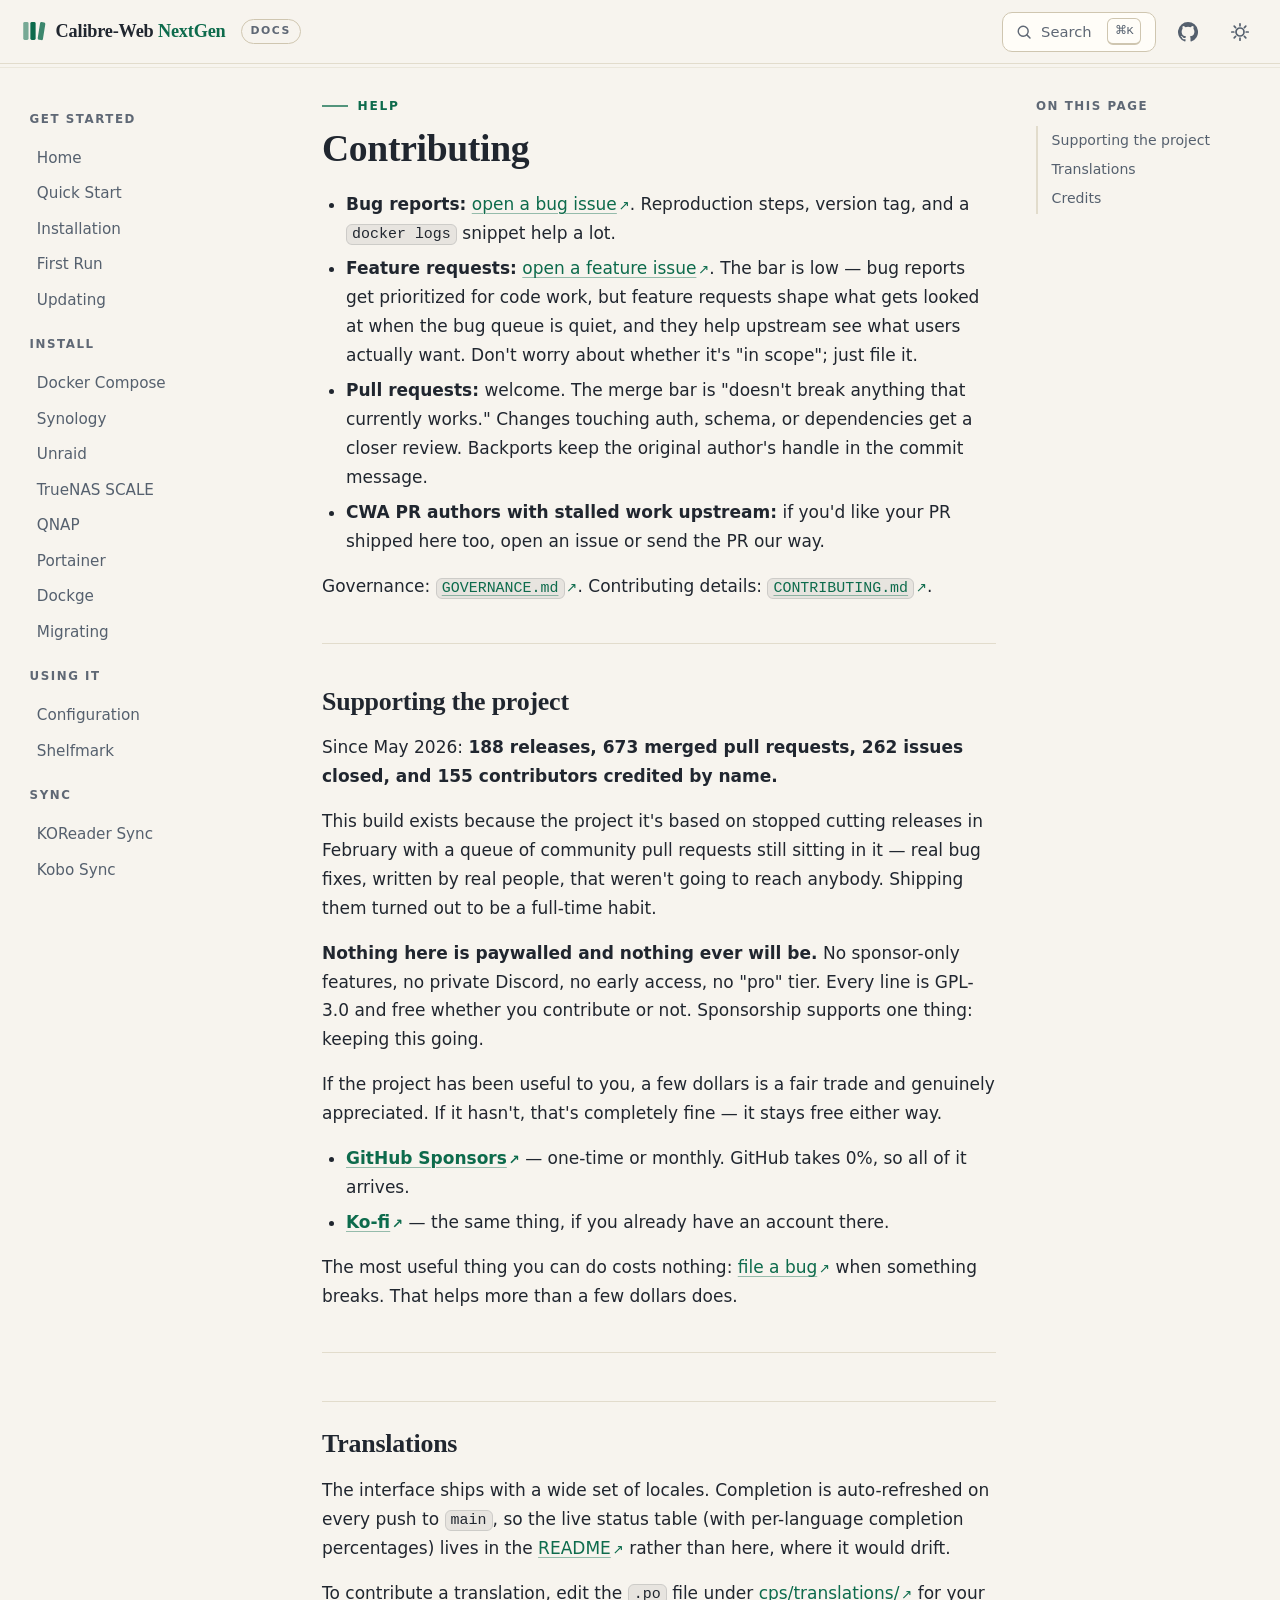
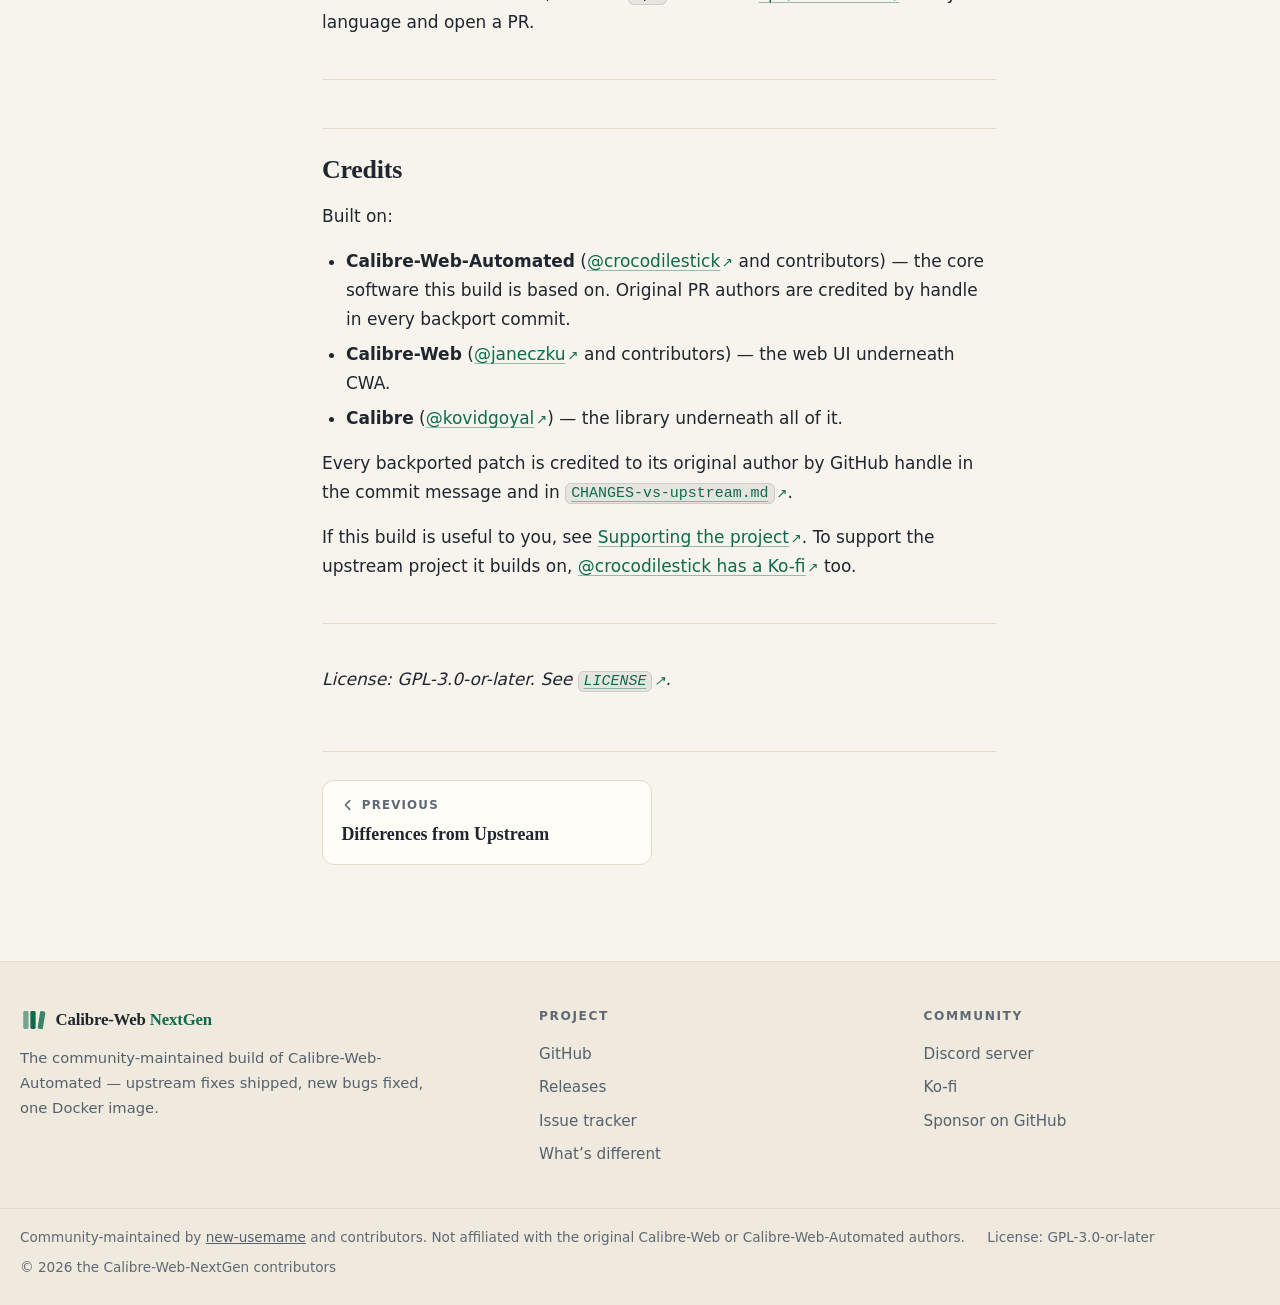
<file: wikisite/dist/contributing/index.html>
<!DOCTYPE html>
<html lang="en" data-theme="light" data-prefix="../">
<head>
<meta charset="utf-8">
<meta name="viewport" content="width=device-width, initial-scale=1">
<title>Contributing — Calibre-Web NextGen docs</title>
<meta name="description" content="Governance: GOVERNANCE.md. Contributing details: CONTRIBUTING.md.">
<link rel="canonical" href="https://wiki.calibrewebnextgen.com/contributing/">
<meta name="theme-color" media="(prefers-color-scheme: light)" content="#f7f4ee">
<meta name="theme-color" media="(prefers-color-scheme: dark)" content="#11151b">
<meta property="og:type" content="website">
<meta property="og:site_name" content="Calibre-Web NextGen docs">
<meta property="og:title" content="Contributing — Calibre-Web NextGen docs">
<meta property="og:description" content="Governance: GOVERNANCE.md. Contributing details: CONTRIBUTING.md.">
<meta property="og:url" content="https://wiki.calibrewebnextgen.com/contributing/">
<meta property="og:image" content="https://wiki.calibrewebnextgen.com/img/og.png">
<meta name="twitter:card" content="summary_large_image">
<meta name="twitter:title" content="Contributing — Calibre-Web NextGen docs">
<meta name="twitter:description" content="Governance: GOVERNANCE.md. Contributing details: CONTRIBUTING.md.">
<meta name="twitter:image" content="https://wiki.calibrewebnextgen.com/img/og.png">
<link rel="icon" href="../favicon.svg" type="image/svg+xml">
<link rel="icon" href="../favicon-32.png" type="image/png" sizes="32x32">
<link rel="apple-touch-icon" href="../apple-touch-icon.png">
<script>try{var t=localStorage.getItem('cwng-theme');if(t!=='light'&&t!=='dark'){t=matchMedia('(prefers-color-scheme: dark)').matches?'dark':'light'}document.documentElement.dataset.theme=t}catch(e){document.documentElement.dataset.theme='light'}</script>
<link rel="stylesheet" href="../assets/site.css">
<script src="../assets/search-index.js" defer></script>
<script src="../assets/site.js" defer></script>
<script type="application/ld+json">{"@context":"https://schema.org","@type":"TechArticle","headline":"Contributing","description":"Governance: GOVERNANCE.md. Contributing details: CONTRIBUTING.md.","url":"https://wiki.calibrewebnextgen.com/contributing/","dateModified":"2026-08-10","inLanguage":"en","isAccessibleForFree":true,"author":{"@type":"Organization","name":"Calibre-Web NextGen","url":"https://github.com/new-usemame/Calibre-Web-NextGen"},"publisher":{"@type":"Organization","name":"Calibre-Web NextGen","url":"https://github.com/new-usemame/Calibre-Web-NextGen"},"isPartOf":{"@type":"WebSite","name":"Calibre-Web NextGen docs","url":"https://wiki.calibrewebnextgen.com/"}}</script>
</head>
<body>
<a class="skip-link" href="#main">Skip to content</a>
<header class="site-header">
  <div class="header-inner">
    <button type="button" class="icon-btn" id="nav-toggle" aria-label="Open navigation" aria-expanded="false" aria-controls="site-nav"><svg viewBox="0 0 20 20" fill="none" aria-hidden="true"><path d="M3 5.5h14M3 10h14M3 14.5h14" stroke="currentColor" stroke-width="1.8" stroke-linecap="round"/></svg></button>
    <a class="brand" href="../" aria-label="Calibre-Web NextGen docs home"><svg class="brand-logo" viewBox="0 0 32 32" aria-hidden="true"><rect x="4" y="5" width="6.5" height="22" rx="1.8" fill="currentColor" opacity="0.55"/><rect x="12.75" y="5" width="6.5" height="22" rx="1.8" fill="currentColor"/><rect x="21.5" y="5" width="6.5" height="22" rx="1.8" fill="currentColor" opacity="0.8" transform="rotate(9 24.75 27)"/></svg><span class="brand-name">Calibre-Web <b>NextGen</b></span><span class="brand-tag">Docs</span></a>
    <span class="header-spacer"></span>
    <button type="button" class="search-btn" id="search-button" aria-label="Search the docs"><svg viewBox="0 0 20 20" fill="none" aria-hidden="true"><circle cx="9" cy="9" r="6.2" stroke="currentColor" stroke-width="1.8"/><path d="M13.6 13.6 17.5 17.5" stroke="currentColor" stroke-width="1.8" stroke-linecap="round"/></svg><span class="search-btn-text">Search</span><kbd class="search-btn-kbd">⌘K</kbd></button>
    <a class="icon-btn" href="https://github.com/new-usemame/Calibre-Web-NextGen" aria-label="GitHub repository"><svg viewBox="0 0 16 16" fill="currentColor" aria-hidden="true"><path d="M8 0a8 8 0 0 0-2.53 15.59c.4.07.55-.17.55-.38l-.01-1.49c-2.01.37-2.53-.49-2.69-.94-.09-.23-.48-.94-.82-1.13-.28-.15-.68-.52-.01-.53.63-.01 1.08.58 1.23.82.72 1.21 1.87.87 2.33.66.07-.52.28-.87.51-1.07-1.78-.2-3.64-.89-3.64-3.95 0-.87.31-1.59.82-2.15-.08-.2-.36-1.02.08-2.12 0 0 .67-.21 2.2.82a7.42 7.42 0 0 1 4 0c1.53-1.04 2.2-.82 2.2-.82.44 1.1.16 1.92.08 2.12.51.56.82 1.27.82 2.15 0 3.07-1.87 3.75-3.65 3.95.29.25.54.73.54 1.48l-.01 2.2c0 .21.15.46.55.38A8 8 0 0 0 8 0Z"/></svg></a>
    <button type="button" class="icon-btn" id="theme-toggle" aria-pressed="false" aria-label="Switch to dark theme"><svg class="sun" viewBox="0 0 20 20" fill="none" aria-hidden="true"><circle cx="10" cy="10" r="4" stroke="currentColor" stroke-width="1.7"/><path d="M10 1.8v2M10 16.2v2M1.8 10h2M16.2 10h2M4.2 4.2l1.4 1.4M14.4 14.4l1.4 1.4M15.8 4.2l-1.4 1.4M5.6 14.4l-1.4 1.4" stroke="currentColor" stroke-width="1.7" stroke-linecap="round"/></svg><svg class="moon" viewBox="0 0 20 20" fill="none" aria-hidden="true"><path d="M17.2 12.2A7.5 7.5 0 0 1 7.8 2.8a7.5 7.5 0 1 0 9.4 9.4Z" stroke="currentColor" stroke-width="1.7" stroke-linejoin="round"/></svg></button>
  </div>
</header>
<div id="nav-backdrop"></div>
<div class="layout">
  <nav class="site-nav" id="site-nav" aria-label="Documentation">
    <div class="nav-drawer-head">
      <span class="nav-drawer-title">Docs</span>
      <button type="button" class="icon-btn" id="nav-close" aria-label="Close navigation"><svg viewBox="0 0 20 20" fill="none" aria-hidden="true"><path d="M5 5l10 10M15 5L5 15" stroke="currentColor" stroke-width="1.8" stroke-linecap="round"/></svg></button>
    </div>
    <details class="nav-group" open>
      <summary><svg class="chev" viewBox="0 0 12 12" fill="none" aria-hidden="true"><path d="M2.5 4.5 6 8l3.5-3.5" stroke="currentColor" stroke-width="1.6" stroke-linecap="round" stroke-linejoin="round"/></svg><span>Get Started</span></summary>
      <ul class="nav-list">
        <li><a href="../">Home</a></li>
        <li><a href="../quick-start/">Quick Start</a></li>
        <li><a href="../installation/">Installation</a></li>
        <li><a href="../first-run/">First Run</a></li>
        <li><a href="../updating/">Updating</a></li>
      </ul>
    </details>
    <details class="nav-group" open>
      <summary><svg class="chev" viewBox="0 0 12 12" fill="none" aria-hidden="true"><path d="M2.5 4.5 6 8l3.5-3.5" stroke="currentColor" stroke-width="1.6" stroke-linecap="round" stroke-linejoin="round"/></svg><span>Install</span></summary>
      <ul class="nav-list">
        <li><a href="../install-with-docker-compose/">Docker Compose</a></li>
        <li><a href="../install-on-synology/">Synology</a></li>
        <li><a href="../install-on-unraid/">Unraid</a></li>
        <li><a href="../install-on-truenas-scale/">TrueNAS SCALE</a></li>
        <li><a href="../install-on-qnap/">QNAP</a></li>
        <li><a href="../install-with-portainer/">Portainer</a></li>
        <li><a href="../install-with-dockge/">Dockge</a></li>
        <li><a href="../migrating/">Migrating</a></li>
      </ul>
    </details>
    <details class="nav-group" open>
      <summary><svg class="chev" viewBox="0 0 12 12" fill="none" aria-hidden="true"><path d="M2.5 4.5 6 8l3.5-3.5" stroke="currentColor" stroke-width="1.6" stroke-linecap="round" stroke-linejoin="round"/></svg><span>Using it</span></summary>
      <ul class="nav-list">
        <li><a href="../configuration/">Configuration</a></li>
        <li><a href="../shelfmark/">Shelfmark</a></li>
      </ul>
    </details>
    <details class="nav-group" open>
      <summary><svg class="chev" viewBox="0 0 12 12" fill="none" aria-hidden="true"><path d="M2.5 4.5 6 8l3.5-3.5" stroke="currentColor" stroke-width="1.6" stroke-linecap="round" stroke-linejoin="round"/></svg><span>Sync</span></summary>
      <ul class="nav-list">
        <li><a href="../koreader-sync/">KOReader Sync</a></li>
        <li><a href="../kobo-sync/">Kobo Sync</a></li>
      </ul>
    </details>
    <details class="nav-group" open>
      <summary><svg class="chev" viewBox="0 0 12 12" fill="none" aria-hidden="true"><path d="M2.5 4.5 6 8l3.5-3.5" stroke="currentColor" stroke-width="1.6" stroke-linecap="round" stroke-linejoin="round"/></svg><span>Help</span></summary>
      <ul class="nav-list">
        <li><a href="../troubleshooting/">Troubleshooting</a></li>
        <li><a href="../differences-from-upstream/">Differences from Upstream</a></li>
        <li><a href="../contributing/" aria-current="page">Contributing</a></li>
      </ul>
    </details>
    <div class="nav-externals">
      <a href="https://github.com/new-usemame/Calibre-Web-NextGen"><svg viewBox="0 0 16 16" fill="currentColor" aria-hidden="true"><path d="M8 0a8 8 0 0 0-2.53 15.59c.4.07.55-.17.55-.38l-.01-1.49c-2.01.37-2.53-.49-2.69-.94-.09-.23-.48-.94-.82-1.13-.28-.15-.68-.52-.01-.53.63-.01 1.08.58 1.23.82.72 1.21 1.87.87 2.33.66.07-.52.28-.87.51-1.07-1.78-.2-3.64-.89-3.64-3.95 0-.87.31-1.59.82-2.15-.08-.2-.36-1.02.08-2.12 0 0 .67-.21 2.2.82a7.42 7.42 0 0 1 4 0c1.53-1.04 2.2-.82 2.2-.82.44 1.1.16 1.92.08 2.12.51.56.82 1.27.82 2.15 0 3.07-1.87 3.75-3.65 3.95.29.25.54.73.54 1.48l-.01 2.2c0 .21.15.46.55.38A8 8 0 0 0 8 0Z"/></svg> GitHub</a>
      <a href="https://github.com/new-usemame/Calibre-Web-NextGen/releases">Releases</a>
      <a href="https://github.com/new-usemame/Calibre-Web-NextGen/issues">Issues</a>
      <a href="https://discord.gg/B8NXZmcp32"><svg viewBox="0 0 24 24" fill="currentColor" aria-hidden="true"><path d="M20.32 4.37a19.8 19.8 0 0 0-4.93-1.51 13.8 13.8 0 0 0-.64 1.28 18.3 18.3 0 0 0-5.5 0 13.8 13.8 0 0 0-.64-1.28c-1.71.29-3.37.8-4.93 1.51A20.3 20.3 0 0 0 .1 18.06a19.9 19.9 0 0 0 6.07 3.03c.49-.66.93-1.37 1.3-2.1a12.9 12.9 0 0 1-2.05-.98c.17-.12.34-.25.5-.38a14.2 14.2 0 0 0 12.16 0c.16.13.33.26.5.38-.65.39-1.34.72-2.05.98.37.73.81 1.44 1.3 2.1a19.9 19.9 0 0 0 6.07-3.03 20.3 20.3 0 0 0-3.58-13.69ZM8.02 15.33c-1.18 0-2.16-1.08-2.16-2.42s.95-2.42 2.16-2.42 2.18 1.09 2.16 2.42c0 1.34-.95 2.42-2.16 2.42Zm7.96 0c-1.18 0-2.16-1.08-2.16-2.42s.95-2.42 2.16-2.42 2.18 1.09 2.16 2.42c0 1.34-.95 2.42-2.16 2.42Z"/></svg> Discord</a>
    </div>
  </nav>
  <main id="main">
    <p class="page-eyebrow">Help</p>
    <details class="toc-mobile">
    <summary>On this page</summary>
    <ul>
      <li><a href="#supporting-the-project">Supporting the project</a></li>
        <li><a href="#translations">Translations</a></li>
        <li><a href="#credits">Credits</a></li>
    </ul>
  </details>
    <article class="prose"><h1 id="contributing"><a class="h-anchor" href="#contributing" aria-hidden="true" tabindex="-1">#</a>Contributing</h1>
<ul>
<li><strong>Bug reports:</strong> <a href="https://github.com/new-usemame/Calibre-Web-NextGen/issues/new?template=bug_report.md" rel="noopener" class="ext">open a bug issue</a>. Reproduction steps, version tag, and a <code>docker logs</code> snippet help a lot.</li>
<li><strong>Feature requests:</strong> <a href="https://github.com/new-usemame/Calibre-Web-NextGen/issues/new?template=feature_request.md" rel="noopener" class="ext">open a feature issue</a>. The bar is low — bug reports get prioritized for code work, but feature requests shape what gets looked at when the bug queue is quiet, and they help upstream see what users actually want. Don't worry about whether it's &quot;in scope&quot;; just file it.</li>
<li><strong>Pull requests:</strong> welcome. The merge bar is &quot;doesn't break anything that currently works.&quot; Changes touching auth, schema, or dependencies get a closer review. Backports keep the original author's handle in the commit message.</li>
<li><strong>CWA PR authors with stalled work upstream:</strong> if you'd like your PR shipped here too, open an issue or send the PR our way.</li>
</ul>
<p>Governance: <a href="https://github.com/new-usemame/Calibre-Web-NextGen/blob/main/GOVERNANCE.md" rel="noopener" class="ext"><code>GOVERNANCE.md</code></a>. Contributing details: <a href="https://github.com/new-usemame/Calibre-Web-NextGen/blob/main/CONTRIBUTING.md" rel="noopener" class="ext"><code>CONTRIBUTING.md</code></a>.</p>
<hr>
<h2 id="supporting-the-project"><a class="h-anchor" href="#supporting-the-project" aria-hidden="true" tabindex="-1">#</a>Supporting the project</h2>
<!-- funding-stats:start (regenerate with scripts/funding-stats.sh — do not hand-edit) -->
<p>Since May 2026: <strong>188 releases, 673 merged pull requests, 262 issues closed, and 155 contributors credited by name.</strong></p>
<!-- funding-stats:end -->
<p>This build exists because the project it's based on stopped cutting releases in February with a
queue of community pull requests still sitting in it — real bug fixes, written by real people,
that weren't going to reach anybody. Shipping them turned out to be a full-time habit.</p>
<p><strong>Nothing here is paywalled and nothing ever will be.</strong> No sponsor-only features, no private
Discord, no early access, no &quot;pro&quot; tier. Every line is GPL-3.0 and free whether you contribute
or not. Sponsorship supports one thing: keeping this going.</p>
<p>If the project has been useful to you, a few dollars is a fair trade and genuinely appreciated.
If it hasn't, that's completely fine — it stays free either way.</p>
<ul>
<li><strong><a href="https://github.com/sponsors/new-usemame" rel="noopener" class="ext">GitHub Sponsors</a></strong> — one-time or monthly. GitHub takes 0%, so all of it arrives.</li>
<li><strong><a href="https://ko-fi.com/calibrewebnextgen" rel="noopener" class="ext">Ko-fi</a></strong> — the same thing, if you already have an account there.</li>
</ul>
<p>The most useful thing you can do costs nothing: <a href="https://github.com/new-usemame/Calibre-Web-NextGen/issues/new?template=bug_report.md" rel="noopener" class="ext">file a bug</a> when something breaks. That helps more than a few dollars does.</p>
<hr>
<h2 id="translations"><a class="h-anchor" href="#translations" aria-hidden="true" tabindex="-1">#</a>Translations</h2>
<p>The interface ships with a wide set of locales. Completion is auto-refreshed on every push to <code>main</code>, so the live status table (with per-language completion percentages) lives in the <a href="https://github.com/new-usemame/Calibre-Web-NextGen#translations" rel="noopener" class="ext">README</a> rather than here, where it would drift.</p>
<p>To contribute a translation, edit the <code>.po</code> file under <a href="https://github.com/new-usemame/Calibre-Web-NextGen/tree/main/cps/translations" rel="noopener" class="ext">cps/translations/</a> for your language and open a PR.</p>
<hr>
<h2 id="credits"><a class="h-anchor" href="#credits" aria-hidden="true" tabindex="-1">#</a>Credits</h2>
<p>Built on:</p>
<ul>
<li><strong>Calibre-Web-Automated</strong> (<a href="https://github.com/crocodilestick" rel="noopener" class="ext">@crocodilestick</a> and contributors) — the core software this build is based on. Original PR authors are credited by handle in every backport commit.</li>
<li><strong>Calibre-Web</strong> (<a href="https://github.com/janeczku" rel="noopener" class="ext">@janeczku</a> and contributors) — the web UI underneath CWA.</li>
<li><strong>Calibre</strong> (<a href="https://github.com/kovidgoyal" rel="noopener" class="ext">@kovidgoyal</a>) — the library underneath all of it.</li>
</ul>
<p>Every backported patch is credited to its original author by GitHub handle in the commit message and in <a href="https://github.com/new-usemame/Calibre-Web-NextGen/blob/main/CHANGES-vs-upstream.md" rel="noopener" class="ext"><code>CHANGES-vs-upstream.md</code></a>.</p>
<p>If this build is useful to you, see <a href="https://github.com/new-usemame/Calibre-Web-NextGen#supporting-the-project" class="ext">Supporting the project</a>. To support the upstream project it builds on, <a href="https://ko-fi.com/crocodilestick" rel="noopener" class="ext">@crocodilestick has a Ko-fi</a> too.</p>
<hr>
<p><em>License: GPL-3.0-or-later. See <a href="https://github.com/new-usemame/Calibre-Web-NextGen/blob/main/LICENSE" rel="noopener" class="ext"><code>LICENSE</code></a>.</em></p>
</article>
    <nav class="prev-next" aria-label="Previous and next pages">
    <a class="pn-card pn-prev" href="../differences-from-upstream/"><span class="pn-label"><svg viewBox="0 0 16 16" fill="none" aria-hidden="true"><path d="M10 3 5 8l5 5" stroke="currentColor" stroke-width="1.8" stroke-linecap="round" stroke-linejoin="round"/></svg>Previous</span><span class="pn-title">Differences from Upstream</span></a>
    <span></span>
  </nav>
  </main>
  <nav class="toc" id="on-this-page" aria-label="On this page">
      <p class="toc-title">On this page</p>
      <ul>
        <li><a href="#supporting-the-project">Supporting the project</a></li>
        <li><a href="#translations">Translations</a></li>
        <li><a href="#credits">Credits</a></li>
      </ul>
    </nav>
</div>
<footer class="site-footer">
  <div class="footer-inner">
    <div class="footer-brand">
      <a class="brand" href="../"><svg class="brand-logo" viewBox="0 0 32 32" aria-hidden="true"><rect x="4" y="5" width="6.5" height="22" rx="1.8" fill="currentColor" opacity="0.55"/><rect x="12.75" y="5" width="6.5" height="22" rx="1.8" fill="currentColor"/><rect x="21.5" y="5" width="6.5" height="22" rx="1.8" fill="currentColor" opacity="0.8" transform="rotate(9 24.75 27)"/></svg><span class="brand-name">Calibre-Web <b>NextGen</b></span></a>
      <p>The community-maintained build of Calibre-Web-Automated — upstream fixes shipped, new bugs fixed, one Docker image.</p>
    </div>
    <nav class="footer-col" aria-label="Project links">
      <h2>Project</h2>
      <ul>
        <li><a href="https://github.com/new-usemame/Calibre-Web-NextGen">GitHub</a></li>
        <li><a href="https://github.com/new-usemame/Calibre-Web-NextGen/releases">Releases</a></li>
        <li><a href="https://github.com/new-usemame/Calibre-Web-NextGen/issues">Issue tracker</a></li>
        <li><a href="https://github.com/new-usemame/Calibre-Web-NextGen/blob/main/CHANGES-vs-upstream.md">What&rsquo;s different</a></li>
      </ul>
    </nav>
    <nav class="footer-col" aria-label="Community links">
      <h2>Community</h2>
      <ul>
        <li><a href="https://discord.gg/B8NXZmcp32">Discord server</a></li>
        <li><a href="https://ko-fi.com/calibrewebnextgen">Ko-fi</a></li>
        <li><a href="https://github.com/sponsors/new-usemame">Sponsor on GitHub</a></li>
      </ul>
    </nav>
  </div>
  <div class="footer-legal">
    <span>Community-maintained by <a href="https://github.com/new-usemame">new-usemame</a> and contributors. Not affiliated with the original Calibre-Web or Calibre-Web-Automated authors.</span>
    <span>License: GPL-3.0-or-later</span>
    <span>&copy; <span id="footer-year">2026</span> the Calibre-Web-NextGen contributors</span>
  </div>
</footer>
<div id="search-overlay" hidden>
  <div class="search-backdrop" data-close-search></div>
  <div class="search-modal" role="dialog" aria-modal="true" aria-label="Search the docs">
    <div class="search-box">
      <svg viewBox="0 0 20 20" fill="none" aria-hidden="true"><circle cx="9" cy="9" r="6.2" stroke="currentColor" stroke-width="1.8"/><path d="M13.6 13.6 17.5 17.5" stroke="currentColor" stroke-width="1.8" stroke-linecap="round"/></svg>
      <input id="search-input" type="search" placeholder="Search the docs…" autocomplete="off"
        spellcheck="false" role="combobox" aria-expanded="true" aria-controls="search-results"
        aria-label="Search the docs">
      <kbd>Esc</kbd>
    </div>
    <ul id="search-results" role="listbox" aria-label="Search results"></ul>
    <div class="search-foot">
      <span><kbd>↑</kbd><kbd>↓</kbd> move</span>
      <span><kbd>Enter</kbd> open</span>
      <span><kbd>Esc</kbd> close</span>
    </div>
  </div>
</div>
</body>
</html>
</file>
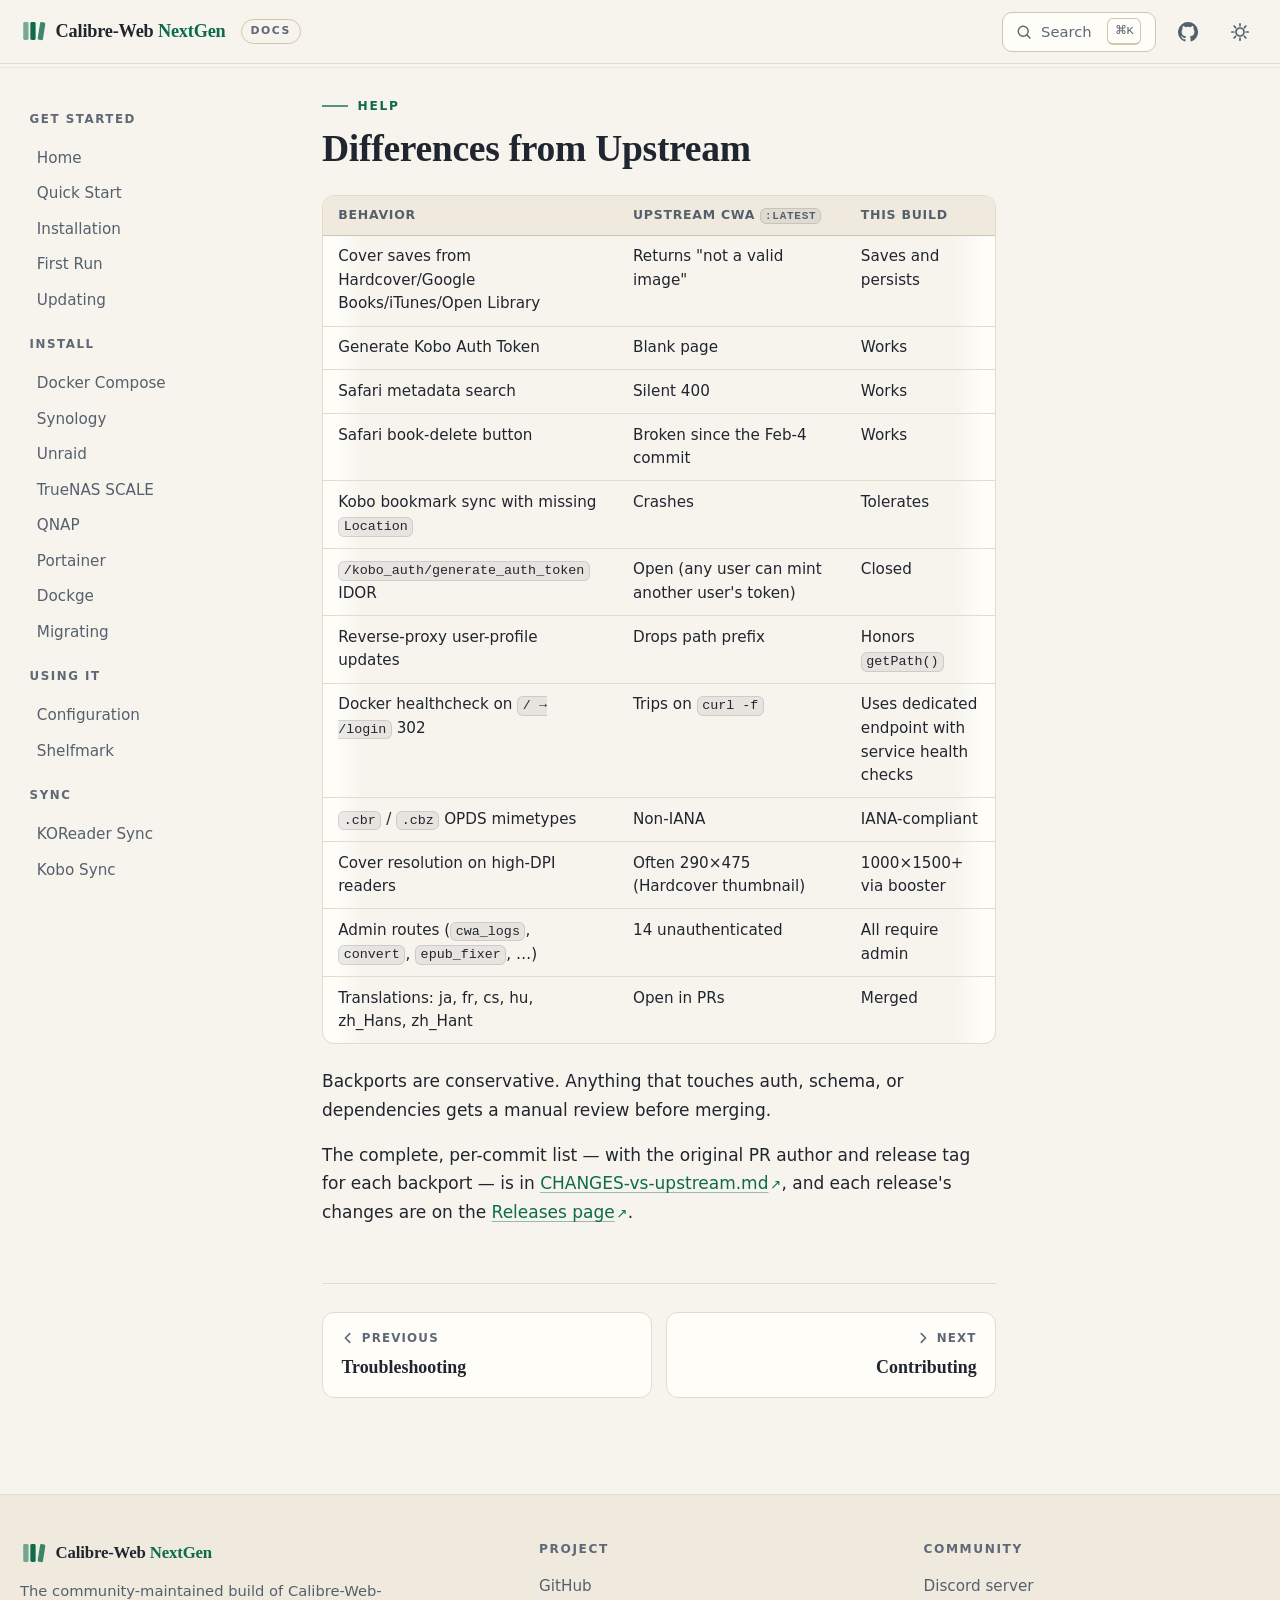
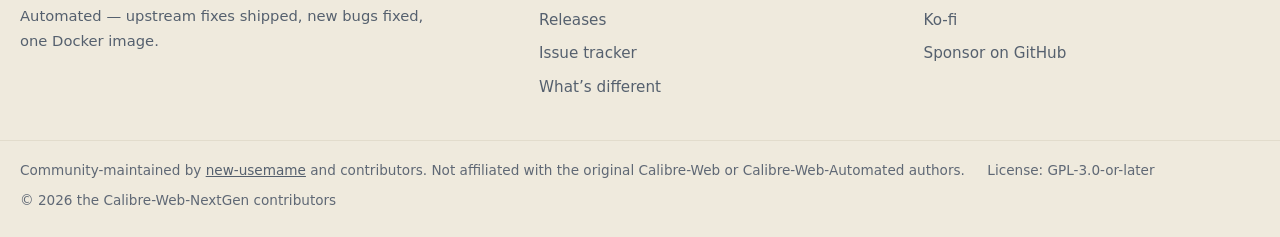
<file: wikisite/dist/differences-from-upstream/index.html>
<!DOCTYPE html>
<html lang="en" data-theme="light" data-prefix="../">
<head>
<meta charset="utf-8">
<meta name="viewport" content="width=device-width, initial-scale=1">
<title>Differences from Upstream — Calibre-Web NextGen docs</title>
<meta name="description" content="Backports are conservative. Anything that touches auth, schema, or dependencies gets a manual review before merging.">
<link rel="canonical" href="https://wiki.calibrewebnextgen.com/differences-from-upstream/">
<meta name="theme-color" media="(prefers-color-scheme: light)" content="#f7f4ee">
<meta name="theme-color" media="(prefers-color-scheme: dark)" content="#11151b">
<meta property="og:type" content="website">
<meta property="og:site_name" content="Calibre-Web NextGen docs">
<meta property="og:title" content="Differences from Upstream — Calibre-Web NextGen docs">
<meta property="og:description" content="Backports are conservative. Anything that touches auth, schema, or dependencies gets a manual review before merging.">
<meta property="og:url" content="https://wiki.calibrewebnextgen.com/differences-from-upstream/">
<meta property="og:image" content="https://wiki.calibrewebnextgen.com/img/og.png">
<meta name="twitter:card" content="summary_large_image">
<meta name="twitter:title" content="Differences from Upstream — Calibre-Web NextGen docs">
<meta name="twitter:description" content="Backports are conservative. Anything that touches auth, schema, or dependencies gets a manual review before merging.">
<meta name="twitter:image" content="https://wiki.calibrewebnextgen.com/img/og.png">
<link rel="icon" href="../favicon.svg" type="image/svg+xml">
<link rel="icon" href="../favicon-32.png" type="image/png" sizes="32x32">
<link rel="apple-touch-icon" href="../apple-touch-icon.png">
<script>try{var t=localStorage.getItem('cwng-theme');if(t!=='light'&&t!=='dark'){t=matchMedia('(prefers-color-scheme: dark)').matches?'dark':'light'}document.documentElement.dataset.theme=t}catch(e){document.documentElement.dataset.theme='light'}</script>
<link rel="stylesheet" href="../assets/site.css">
<script src="../assets/search-index.js" defer></script>
<script src="../assets/site.js" defer></script>
<script type="application/ld+json">{"@context":"https://schema.org","@type":"TechArticle","headline":"Differences from Upstream","description":"Backports are conservative. Anything that touches auth, schema, or dependencies gets a manual review before merging.","url":"https://wiki.calibrewebnextgen.com/differences-from-upstream/","dateModified":"2026-08-10","inLanguage":"en","isAccessibleForFree":true,"author":{"@type":"Organization","name":"Calibre-Web NextGen","url":"https://github.com/new-usemame/Calibre-Web-NextGen"},"publisher":{"@type":"Organization","name":"Calibre-Web NextGen","url":"https://github.com/new-usemame/Calibre-Web-NextGen"},"isPartOf":{"@type":"WebSite","name":"Calibre-Web NextGen docs","url":"https://wiki.calibrewebnextgen.com/"}}</script>
</head>
<body>
<a class="skip-link" href="#main">Skip to content</a>
<header class="site-header">
  <div class="header-inner">
    <button type="button" class="icon-btn" id="nav-toggle" aria-label="Open navigation" aria-expanded="false" aria-controls="site-nav"><svg viewBox="0 0 20 20" fill="none" aria-hidden="true"><path d="M3 5.5h14M3 10h14M3 14.5h14" stroke="currentColor" stroke-width="1.8" stroke-linecap="round"/></svg></button>
    <a class="brand" href="../" aria-label="Calibre-Web NextGen docs home"><svg class="brand-logo" viewBox="0 0 32 32" aria-hidden="true"><rect x="4" y="5" width="6.5" height="22" rx="1.8" fill="currentColor" opacity="0.55"/><rect x="12.75" y="5" width="6.5" height="22" rx="1.8" fill="currentColor"/><rect x="21.5" y="5" width="6.5" height="22" rx="1.8" fill="currentColor" opacity="0.8" transform="rotate(9 24.75 27)"/></svg><span class="brand-name">Calibre-Web <b>NextGen</b></span><span class="brand-tag">Docs</span></a>
    <span class="header-spacer"></span>
    <button type="button" class="search-btn" id="search-button" aria-label="Search the docs"><svg viewBox="0 0 20 20" fill="none" aria-hidden="true"><circle cx="9" cy="9" r="6.2" stroke="currentColor" stroke-width="1.8"/><path d="M13.6 13.6 17.5 17.5" stroke="currentColor" stroke-width="1.8" stroke-linecap="round"/></svg><span class="search-btn-text">Search</span><kbd class="search-btn-kbd">⌘K</kbd></button>
    <a class="icon-btn" href="https://github.com/new-usemame/Calibre-Web-NextGen" aria-label="GitHub repository"><svg viewBox="0 0 16 16" fill="currentColor" aria-hidden="true"><path d="M8 0a8 8 0 0 0-2.53 15.59c.4.07.55-.17.55-.38l-.01-1.49c-2.01.37-2.53-.49-2.69-.94-.09-.23-.48-.94-.82-1.13-.28-.15-.68-.52-.01-.53.63-.01 1.08.58 1.23.82.72 1.21 1.87.87 2.33.66.07-.52.28-.87.51-1.07-1.78-.2-3.64-.89-3.64-3.95 0-.87.31-1.59.82-2.15-.08-.2-.36-1.02.08-2.12 0 0 .67-.21 2.2.82a7.42 7.42 0 0 1 4 0c1.53-1.04 2.2-.82 2.2-.82.44 1.1.16 1.92.08 2.12.51.56.82 1.27.82 2.15 0 3.07-1.87 3.75-3.65 3.95.29.25.54.73.54 1.48l-.01 2.2c0 .21.15.46.55.38A8 8 0 0 0 8 0Z"/></svg></a>
    <button type="button" class="icon-btn" id="theme-toggle" aria-pressed="false" aria-label="Switch to dark theme"><svg class="sun" viewBox="0 0 20 20" fill="none" aria-hidden="true"><circle cx="10" cy="10" r="4" stroke="currentColor" stroke-width="1.7"/><path d="M10 1.8v2M10 16.2v2M1.8 10h2M16.2 10h2M4.2 4.2l1.4 1.4M14.4 14.4l1.4 1.4M15.8 4.2l-1.4 1.4M5.6 14.4l-1.4 1.4" stroke="currentColor" stroke-width="1.7" stroke-linecap="round"/></svg><svg class="moon" viewBox="0 0 20 20" fill="none" aria-hidden="true"><path d="M17.2 12.2A7.5 7.5 0 0 1 7.8 2.8a7.5 7.5 0 1 0 9.4 9.4Z" stroke="currentColor" stroke-width="1.7" stroke-linejoin="round"/></svg></button>
  </div>
</header>
<div id="nav-backdrop"></div>
<div class="layout">
  <nav class="site-nav" id="site-nav" aria-label="Documentation">
    <div class="nav-drawer-head">
      <span class="nav-drawer-title">Docs</span>
      <button type="button" class="icon-btn" id="nav-close" aria-label="Close navigation"><svg viewBox="0 0 20 20" fill="none" aria-hidden="true"><path d="M5 5l10 10M15 5L5 15" stroke="currentColor" stroke-width="1.8" stroke-linecap="round"/></svg></button>
    </div>
    <details class="nav-group" open>
      <summary><svg class="chev" viewBox="0 0 12 12" fill="none" aria-hidden="true"><path d="M2.5 4.5 6 8l3.5-3.5" stroke="currentColor" stroke-width="1.6" stroke-linecap="round" stroke-linejoin="round"/></svg><span>Get Started</span></summary>
      <ul class="nav-list">
        <li><a href="../">Home</a></li>
        <li><a href="../quick-start/">Quick Start</a></li>
        <li><a href="../installation/">Installation</a></li>
        <li><a href="../first-run/">First Run</a></li>
        <li><a href="../updating/">Updating</a></li>
      </ul>
    </details>
    <details class="nav-group" open>
      <summary><svg class="chev" viewBox="0 0 12 12" fill="none" aria-hidden="true"><path d="M2.5 4.5 6 8l3.5-3.5" stroke="currentColor" stroke-width="1.6" stroke-linecap="round" stroke-linejoin="round"/></svg><span>Install</span></summary>
      <ul class="nav-list">
        <li><a href="../install-with-docker-compose/">Docker Compose</a></li>
        <li><a href="../install-on-synology/">Synology</a></li>
        <li><a href="../install-on-unraid/">Unraid</a></li>
        <li><a href="../install-on-truenas-scale/">TrueNAS SCALE</a></li>
        <li><a href="../install-on-qnap/">QNAP</a></li>
        <li><a href="../install-with-portainer/">Portainer</a></li>
        <li><a href="../install-with-dockge/">Dockge</a></li>
        <li><a href="../migrating/">Migrating</a></li>
      </ul>
    </details>
    <details class="nav-group" open>
      <summary><svg class="chev" viewBox="0 0 12 12" fill="none" aria-hidden="true"><path d="M2.5 4.5 6 8l3.5-3.5" stroke="currentColor" stroke-width="1.6" stroke-linecap="round" stroke-linejoin="round"/></svg><span>Using it</span></summary>
      <ul class="nav-list">
        <li><a href="../configuration/">Configuration</a></li>
        <li><a href="../shelfmark/">Shelfmark</a></li>
      </ul>
    </details>
    <details class="nav-group" open>
      <summary><svg class="chev" viewBox="0 0 12 12" fill="none" aria-hidden="true"><path d="M2.5 4.5 6 8l3.5-3.5" stroke="currentColor" stroke-width="1.6" stroke-linecap="round" stroke-linejoin="round"/></svg><span>Sync</span></summary>
      <ul class="nav-list">
        <li><a href="../koreader-sync/">KOReader Sync</a></li>
        <li><a href="../kobo-sync/">Kobo Sync</a></li>
      </ul>
    </details>
    <details class="nav-group" open>
      <summary><svg class="chev" viewBox="0 0 12 12" fill="none" aria-hidden="true"><path d="M2.5 4.5 6 8l3.5-3.5" stroke="currentColor" stroke-width="1.6" stroke-linecap="round" stroke-linejoin="round"/></svg><span>Help</span></summary>
      <ul class="nav-list">
        <li><a href="../troubleshooting/">Troubleshooting</a></li>
        <li><a href="../differences-from-upstream/" aria-current="page">Differences from Upstream</a></li>
        <li><a href="../contributing/">Contributing</a></li>
      </ul>
    </details>
    <div class="nav-externals">
      <a href="https://github.com/new-usemame/Calibre-Web-NextGen"><svg viewBox="0 0 16 16" fill="currentColor" aria-hidden="true"><path d="M8 0a8 8 0 0 0-2.53 15.59c.4.07.55-.17.55-.38l-.01-1.49c-2.01.37-2.53-.49-2.69-.94-.09-.23-.48-.94-.82-1.13-.28-.15-.68-.52-.01-.53.63-.01 1.08.58 1.23.82.72 1.21 1.87.87 2.33.66.07-.52.28-.87.51-1.07-1.78-.2-3.64-.89-3.64-3.95 0-.87.31-1.59.82-2.15-.08-.2-.36-1.02.08-2.12 0 0 .67-.21 2.2.82a7.42 7.42 0 0 1 4 0c1.53-1.04 2.2-.82 2.2-.82.44 1.1.16 1.92.08 2.12.51.56.82 1.27.82 2.15 0 3.07-1.87 3.75-3.65 3.95.29.25.54.73.54 1.48l-.01 2.2c0 .21.15.46.55.38A8 8 0 0 0 8 0Z"/></svg> GitHub</a>
      <a href="https://github.com/new-usemame/Calibre-Web-NextGen/releases">Releases</a>
      <a href="https://github.com/new-usemame/Calibre-Web-NextGen/issues">Issues</a>
      <a href="https://discord.gg/B8NXZmcp32"><svg viewBox="0 0 24 24" fill="currentColor" aria-hidden="true"><path d="M20.32 4.37a19.8 19.8 0 0 0-4.93-1.51 13.8 13.8 0 0 0-.64 1.28 18.3 18.3 0 0 0-5.5 0 13.8 13.8 0 0 0-.64-1.28c-1.71.29-3.37.8-4.93 1.51A20.3 20.3 0 0 0 .1 18.06a19.9 19.9 0 0 0 6.07 3.03c.49-.66.93-1.37 1.3-2.1a12.9 12.9 0 0 1-2.05-.98c.17-.12.34-.25.5-.38a14.2 14.2 0 0 0 12.16 0c.16.13.33.26.5.38-.65.39-1.34.72-2.05.98.37.73.81 1.44 1.3 2.1a19.9 19.9 0 0 0 6.07-3.03 20.3 20.3 0 0 0-3.58-13.69ZM8.02 15.33c-1.18 0-2.16-1.08-2.16-2.42s.95-2.42 2.16-2.42 2.18 1.09 2.16 2.42c0 1.34-.95 2.42-2.16 2.42Zm7.96 0c-1.18 0-2.16-1.08-2.16-2.42s.95-2.42 2.16-2.42 2.18 1.09 2.16 2.42c0 1.34-.95 2.42-2.16 2.42Z"/></svg> Discord</a>
    </div>
  </nav>
  <main id="main">
    <p class="page-eyebrow">Help</p>
    
    <article class="prose"><h1 id="differences-from-upstream"><a class="h-anchor" href="#differences-from-upstream" aria-hidden="true" tabindex="-1">#</a>Differences from Upstream</h1>
<div class="table-wrap" tabindex="0" role="region" aria-label="Scrollable table"><table><thead>
<tr>
<th>Behavior</th>
<th>Upstream CWA <code>:latest</code></th>
<th>This build</th>
</tr>
</thead>
<tbody>
<tr>
<td>Cover saves from Hardcover/Google Books/iTunes/Open Library</td>
<td>Returns &quot;not a valid image&quot;</td>
<td>Saves and persists</td>
</tr>
<tr>
<td>Generate Kobo Auth Token</td>
<td>Blank page</td>
<td>Works</td>
</tr>
<tr>
<td>Safari metadata search</td>
<td>Silent 400</td>
<td>Works</td>
</tr>
<tr>
<td>Safari book-delete button</td>
<td>Broken since the Feb-4 commit</td>
<td>Works</td>
</tr>
<tr>
<td>Kobo bookmark sync with missing <code>Location</code></td>
<td>Crashes</td>
<td>Tolerates</td>
</tr>
<tr>
<td><code>/kobo_auth/generate_auth_token</code> IDOR</td>
<td>Open (any user can mint another user's token)</td>
<td>Closed</td>
</tr>
<tr>
<td>Reverse-proxy user-profile updates</td>
<td>Drops path prefix</td>
<td>Honors <code>getPath()</code></td>
</tr>
<tr>
<td>Docker healthcheck on <code>/ → /login</code> 302</td>
<td>Trips on <code>curl -f</code></td>
<td>Uses dedicated endpoint with service health checks</td>
</tr>
<tr>
<td><code>.cbr</code> / <code>.cbz</code> OPDS mimetypes</td>
<td>Non-IANA</td>
<td>IANA-compliant</td>
</tr>
<tr>
<td>Cover resolution on high-DPI readers</td>
<td>Often 290×475 (Hardcover thumbnail)</td>
<td>1000×1500+ via booster</td>
</tr>
<tr>
<td>Admin routes (<code>cwa_logs</code>, <code>convert</code>, <code>epub_fixer</code>, …)</td>
<td>14 unauthenticated</td>
<td>All require admin</td>
</tr>
<tr>
<td>Translations: ja, fr, cs, hu, zh_Hans, zh_Hant</td>
<td>Open in PRs</td>
<td>Merged</td>
</tr>
</tbody>
</table></div><p>Backports are conservative. Anything that touches auth, schema, or dependencies gets a manual review before merging.</p>
<p>The complete, per-commit list — with the original PR author and release tag for each backport — is in <a href="https://github.com/new-usemame/Calibre-Web-NextGen/blob/main/CHANGES-vs-upstream.md" rel="noopener" class="ext">CHANGES-vs-upstream.md</a>, and each release's changes are on the <a href="https://github.com/new-usemame/Calibre-Web-NextGen/releases" rel="noopener" class="ext">Releases page</a>.</p>
</article>
    <nav class="prev-next" aria-label="Previous and next pages">
    <a class="pn-card pn-prev" href="../troubleshooting/"><span class="pn-label"><svg viewBox="0 0 16 16" fill="none" aria-hidden="true"><path d="M10 3 5 8l5 5" stroke="currentColor" stroke-width="1.8" stroke-linecap="round" stroke-linejoin="round"/></svg>Previous</span><span class="pn-title">Troubleshooting</span></a>
    <a class="pn-card pn-next" href="../contributing/"><span class="pn-label"><svg viewBox="0 0 16 16" fill="none" aria-hidden="true"><path d="m6 3 5 5-5 5" stroke="currentColor" stroke-width="1.8" stroke-linecap="round" stroke-linejoin="round"/></svg>Next</span><span class="pn-title">Contributing</span></a>
  </nav>
  </main>
  
</div>
<footer class="site-footer">
  <div class="footer-inner">
    <div class="footer-brand">
      <a class="brand" href="../"><svg class="brand-logo" viewBox="0 0 32 32" aria-hidden="true"><rect x="4" y="5" width="6.5" height="22" rx="1.8" fill="currentColor" opacity="0.55"/><rect x="12.75" y="5" width="6.5" height="22" rx="1.8" fill="currentColor"/><rect x="21.5" y="5" width="6.5" height="22" rx="1.8" fill="currentColor" opacity="0.8" transform="rotate(9 24.75 27)"/></svg><span class="brand-name">Calibre-Web <b>NextGen</b></span></a>
      <p>The community-maintained build of Calibre-Web-Automated — upstream fixes shipped, new bugs fixed, one Docker image.</p>
    </div>
    <nav class="footer-col" aria-label="Project links">
      <h2>Project</h2>
      <ul>
        <li><a href="https://github.com/new-usemame/Calibre-Web-NextGen">GitHub</a></li>
        <li><a href="https://github.com/new-usemame/Calibre-Web-NextGen/releases">Releases</a></li>
        <li><a href="https://github.com/new-usemame/Calibre-Web-NextGen/issues">Issue tracker</a></li>
        <li><a href="https://github.com/new-usemame/Calibre-Web-NextGen/blob/main/CHANGES-vs-upstream.md">What&rsquo;s different</a></li>
      </ul>
    </nav>
    <nav class="footer-col" aria-label="Community links">
      <h2>Community</h2>
      <ul>
        <li><a href="https://discord.gg/B8NXZmcp32">Discord server</a></li>
        <li><a href="https://ko-fi.com/calibrewebnextgen">Ko-fi</a></li>
        <li><a href="https://github.com/sponsors/new-usemame">Sponsor on GitHub</a></li>
      </ul>
    </nav>
  </div>
  <div class="footer-legal">
    <span>Community-maintained by <a href="https://github.com/new-usemame">new-usemame</a> and contributors. Not affiliated with the original Calibre-Web or Calibre-Web-Automated authors.</span>
    <span>License: GPL-3.0-or-later</span>
    <span>&copy; <span id="footer-year">2026</span> the Calibre-Web-NextGen contributors</span>
  </div>
</footer>
<div id="search-overlay" hidden>
  <div class="search-backdrop" data-close-search></div>
  <div class="search-modal" role="dialog" aria-modal="true" aria-label="Search the docs">
    <div class="search-box">
      <svg viewBox="0 0 20 20" fill="none" aria-hidden="true"><circle cx="9" cy="9" r="6.2" stroke="currentColor" stroke-width="1.8"/><path d="M13.6 13.6 17.5 17.5" stroke="currentColor" stroke-width="1.8" stroke-linecap="round"/></svg>
      <input id="search-input" type="search" placeholder="Search the docs…" autocomplete="off"
        spellcheck="false" role="combobox" aria-expanded="true" aria-controls="search-results"
        aria-label="Search the docs">
      <kbd>Esc</kbd>
    </div>
    <ul id="search-results" role="listbox" aria-label="Search results"></ul>
    <div class="search-foot">
      <span><kbd>↑</kbd><kbd>↓</kbd> move</span>
      <span><kbd>Enter</kbd> open</span>
      <span><kbd>Esc</kbd> close</span>
    </div>
  </div>
</div>
</body>
</html>
</file>
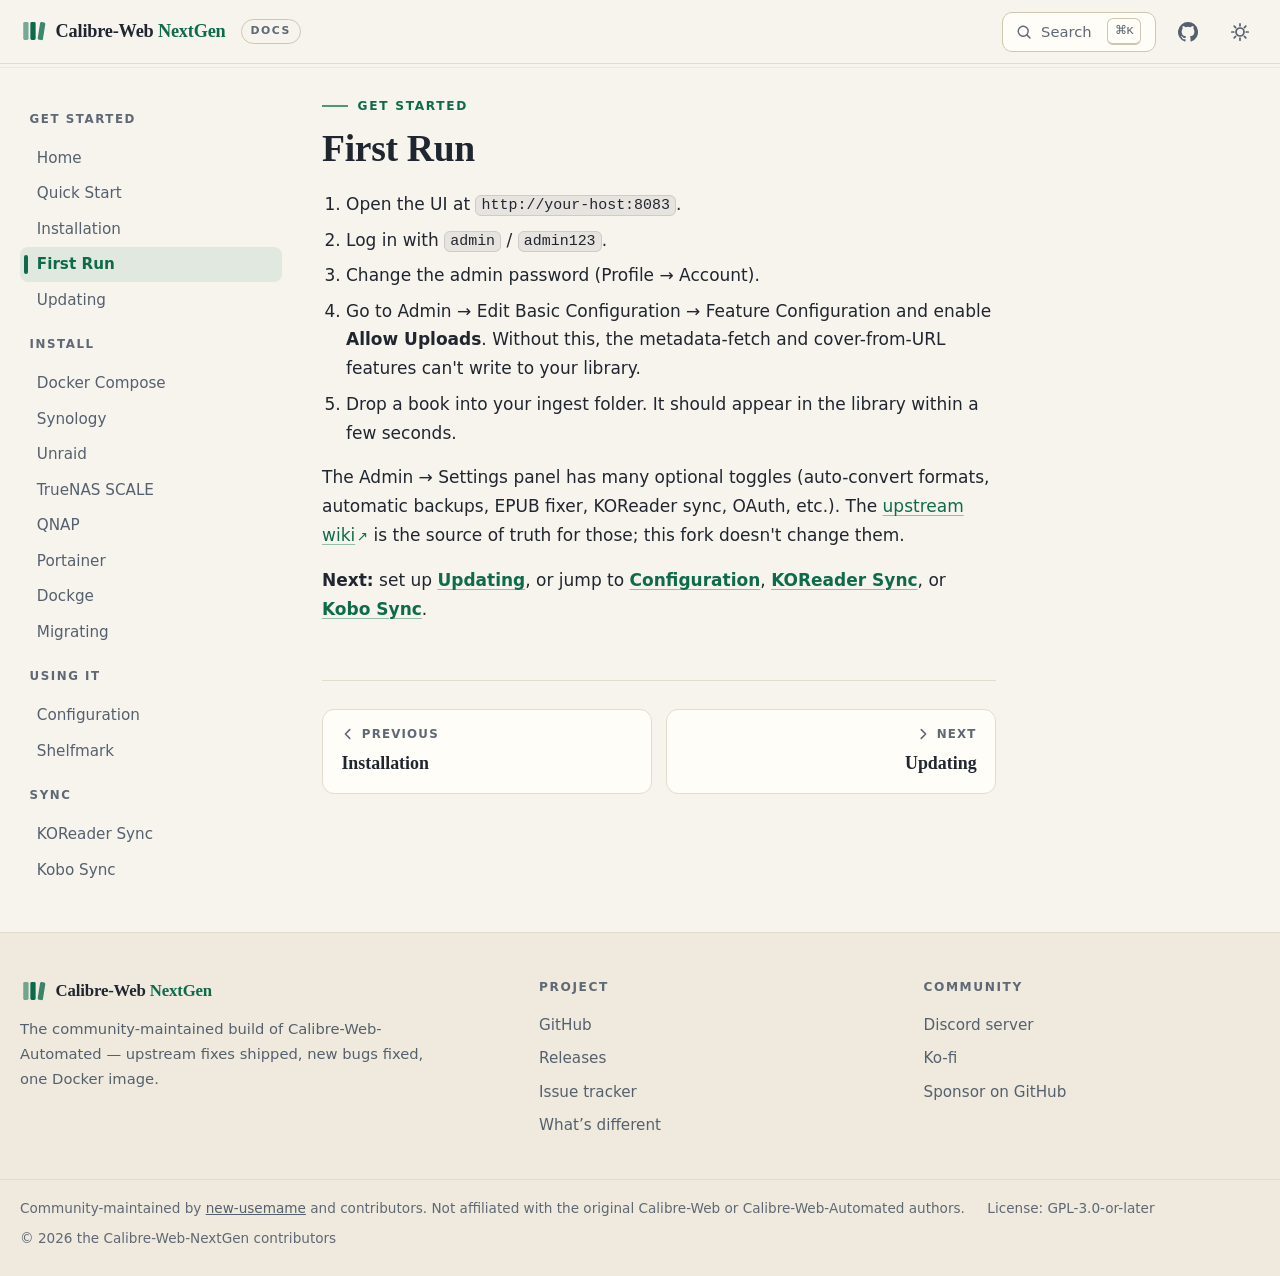
<file: wikisite/dist/first-run/index.html>
<!DOCTYPE html>
<html lang="en" data-theme="light" data-prefix="../">
<head>
<meta charset="utf-8">
<meta name="viewport" content="width=device-width, initial-scale=1">
<title>First Run — Calibre-Web NextGen docs</title>
<meta name="description" content="The Admin → Settings panel has many optional toggles (auto-convert formats, automatic backups, EPUB fixer, KOReader sync, OAuth, etc.). The upstream wiki is the…">
<link rel="canonical" href="https://wiki.calibrewebnextgen.com/first-run/">
<meta name="theme-color" media="(prefers-color-scheme: light)" content="#f7f4ee">
<meta name="theme-color" media="(prefers-color-scheme: dark)" content="#11151b">
<meta property="og:type" content="website">
<meta property="og:site_name" content="Calibre-Web NextGen docs">
<meta property="og:title" content="First Run — Calibre-Web NextGen docs">
<meta property="og:description" content="The Admin → Settings panel has many optional toggles (auto-convert formats, automatic backups, EPUB fixer, KOReader sync, OAuth, etc.). The upstream wiki is the…">
<meta property="og:url" content="https://wiki.calibrewebnextgen.com/first-run/">
<meta property="og:image" content="https://wiki.calibrewebnextgen.com/img/og.png">
<meta name="twitter:card" content="summary_large_image">
<meta name="twitter:title" content="First Run — Calibre-Web NextGen docs">
<meta name="twitter:description" content="The Admin → Settings panel has many optional toggles (auto-convert formats, automatic backups, EPUB fixer, KOReader sync, OAuth, etc.). The upstream wiki is the…">
<meta name="twitter:image" content="https://wiki.calibrewebnextgen.com/img/og.png">
<link rel="icon" href="../favicon.svg" type="image/svg+xml">
<link rel="icon" href="../favicon-32.png" type="image/png" sizes="32x32">
<link rel="apple-touch-icon" href="../apple-touch-icon.png">
<script>try{var t=localStorage.getItem('cwng-theme');if(t!=='light'&&t!=='dark'){t=matchMedia('(prefers-color-scheme: dark)').matches?'dark':'light'}document.documentElement.dataset.theme=t}catch(e){document.documentElement.dataset.theme='light'}</script>
<link rel="stylesheet" href="../assets/site.css">
<script src="../assets/search-index.js" defer></script>
<script src="../assets/site.js" defer></script>
<script type="application/ld+json">{"@context":"https://schema.org","@type":"TechArticle","headline":"First Run","description":"The Admin → Settings panel has many optional toggles (auto-convert formats, automatic backups, EPUB fixer, KOReader sync, OAuth, etc.). The upstream wiki is the…","url":"https://wiki.calibrewebnextgen.com/first-run/","dateModified":"2026-08-10","inLanguage":"en","isAccessibleForFree":true,"author":{"@type":"Organization","name":"Calibre-Web NextGen","url":"https://github.com/new-usemame/Calibre-Web-NextGen"},"publisher":{"@type":"Organization","name":"Calibre-Web NextGen","url":"https://github.com/new-usemame/Calibre-Web-NextGen"},"isPartOf":{"@type":"WebSite","name":"Calibre-Web NextGen docs","url":"https://wiki.calibrewebnextgen.com/"}}</script>
</head>
<body>
<a class="skip-link" href="#main">Skip to content</a>
<header class="site-header">
  <div class="header-inner">
    <button type="button" class="icon-btn" id="nav-toggle" aria-label="Open navigation" aria-expanded="false" aria-controls="site-nav"><svg viewBox="0 0 20 20" fill="none" aria-hidden="true"><path d="M3 5.5h14M3 10h14M3 14.5h14" stroke="currentColor" stroke-width="1.8" stroke-linecap="round"/></svg></button>
    <a class="brand" href="../" aria-label="Calibre-Web NextGen docs home"><svg class="brand-logo" viewBox="0 0 32 32" aria-hidden="true"><rect x="4" y="5" width="6.5" height="22" rx="1.8" fill="currentColor" opacity="0.55"/><rect x="12.75" y="5" width="6.5" height="22" rx="1.8" fill="currentColor"/><rect x="21.5" y="5" width="6.5" height="22" rx="1.8" fill="currentColor" opacity="0.8" transform="rotate(9 24.75 27)"/></svg><span class="brand-name">Calibre-Web <b>NextGen</b></span><span class="brand-tag">Docs</span></a>
    <span class="header-spacer"></span>
    <button type="button" class="search-btn" id="search-button" aria-label="Search the docs"><svg viewBox="0 0 20 20" fill="none" aria-hidden="true"><circle cx="9" cy="9" r="6.2" stroke="currentColor" stroke-width="1.8"/><path d="M13.6 13.6 17.5 17.5" stroke="currentColor" stroke-width="1.8" stroke-linecap="round"/></svg><span class="search-btn-text">Search</span><kbd class="search-btn-kbd">⌘K</kbd></button>
    <a class="icon-btn" href="https://github.com/new-usemame/Calibre-Web-NextGen" aria-label="GitHub repository"><svg viewBox="0 0 16 16" fill="currentColor" aria-hidden="true"><path d="M8 0a8 8 0 0 0-2.53 15.59c.4.07.55-.17.55-.38l-.01-1.49c-2.01.37-2.53-.49-2.69-.94-.09-.23-.48-.94-.82-1.13-.28-.15-.68-.52-.01-.53.63-.01 1.08.58 1.23.82.72 1.21 1.87.87 2.33.66.07-.52.28-.87.51-1.07-1.78-.2-3.64-.89-3.64-3.95 0-.87.31-1.59.82-2.15-.08-.2-.36-1.02.08-2.12 0 0 .67-.21 2.2.82a7.42 7.42 0 0 1 4 0c1.53-1.04 2.2-.82 2.2-.82.44 1.1.16 1.92.08 2.12.51.56.82 1.27.82 2.15 0 3.07-1.87 3.75-3.65 3.95.29.25.54.73.54 1.48l-.01 2.2c0 .21.15.46.55.38A8 8 0 0 0 8 0Z"/></svg></a>
    <button type="button" class="icon-btn" id="theme-toggle" aria-pressed="false" aria-label="Switch to dark theme"><svg class="sun" viewBox="0 0 20 20" fill="none" aria-hidden="true"><circle cx="10" cy="10" r="4" stroke="currentColor" stroke-width="1.7"/><path d="M10 1.8v2M10 16.2v2M1.8 10h2M16.2 10h2M4.2 4.2l1.4 1.4M14.4 14.4l1.4 1.4M15.8 4.2l-1.4 1.4M5.6 14.4l-1.4 1.4" stroke="currentColor" stroke-width="1.7" stroke-linecap="round"/></svg><svg class="moon" viewBox="0 0 20 20" fill="none" aria-hidden="true"><path d="M17.2 12.2A7.5 7.5 0 0 1 7.8 2.8a7.5 7.5 0 1 0 9.4 9.4Z" stroke="currentColor" stroke-width="1.7" stroke-linejoin="round"/></svg></button>
  </div>
</header>
<div id="nav-backdrop"></div>
<div class="layout">
  <nav class="site-nav" id="site-nav" aria-label="Documentation">
    <div class="nav-drawer-head">
      <span class="nav-drawer-title">Docs</span>
      <button type="button" class="icon-btn" id="nav-close" aria-label="Close navigation"><svg viewBox="0 0 20 20" fill="none" aria-hidden="true"><path d="M5 5l10 10M15 5L5 15" stroke="currentColor" stroke-width="1.8" stroke-linecap="round"/></svg></button>
    </div>
    <details class="nav-group" open>
      <summary><svg class="chev" viewBox="0 0 12 12" fill="none" aria-hidden="true"><path d="M2.5 4.5 6 8l3.5-3.5" stroke="currentColor" stroke-width="1.6" stroke-linecap="round" stroke-linejoin="round"/></svg><span>Get Started</span></summary>
      <ul class="nav-list">
        <li><a href="../">Home</a></li>
        <li><a href="../quick-start/">Quick Start</a></li>
        <li><a href="../installation/">Installation</a></li>
        <li><a href="../first-run/" aria-current="page">First Run</a></li>
        <li><a href="../updating/">Updating</a></li>
      </ul>
    </details>
    <details class="nav-group" open>
      <summary><svg class="chev" viewBox="0 0 12 12" fill="none" aria-hidden="true"><path d="M2.5 4.5 6 8l3.5-3.5" stroke="currentColor" stroke-width="1.6" stroke-linecap="round" stroke-linejoin="round"/></svg><span>Install</span></summary>
      <ul class="nav-list">
        <li><a href="../install-with-docker-compose/">Docker Compose</a></li>
        <li><a href="../install-on-synology/">Synology</a></li>
        <li><a href="../install-on-unraid/">Unraid</a></li>
        <li><a href="../install-on-truenas-scale/">TrueNAS SCALE</a></li>
        <li><a href="../install-on-qnap/">QNAP</a></li>
        <li><a href="../install-with-portainer/">Portainer</a></li>
        <li><a href="../install-with-dockge/">Dockge</a></li>
        <li><a href="../migrating/">Migrating</a></li>
      </ul>
    </details>
    <details class="nav-group" open>
      <summary><svg class="chev" viewBox="0 0 12 12" fill="none" aria-hidden="true"><path d="M2.5 4.5 6 8l3.5-3.5" stroke="currentColor" stroke-width="1.6" stroke-linecap="round" stroke-linejoin="round"/></svg><span>Using it</span></summary>
      <ul class="nav-list">
        <li><a href="../configuration/">Configuration</a></li>
        <li><a href="../shelfmark/">Shelfmark</a></li>
      </ul>
    </details>
    <details class="nav-group" open>
      <summary><svg class="chev" viewBox="0 0 12 12" fill="none" aria-hidden="true"><path d="M2.5 4.5 6 8l3.5-3.5" stroke="currentColor" stroke-width="1.6" stroke-linecap="round" stroke-linejoin="round"/></svg><span>Sync</span></summary>
      <ul class="nav-list">
        <li><a href="../koreader-sync/">KOReader Sync</a></li>
        <li><a href="../kobo-sync/">Kobo Sync</a></li>
      </ul>
    </details>
    <details class="nav-group" open>
      <summary><svg class="chev" viewBox="0 0 12 12" fill="none" aria-hidden="true"><path d="M2.5 4.5 6 8l3.5-3.5" stroke="currentColor" stroke-width="1.6" stroke-linecap="round" stroke-linejoin="round"/></svg><span>Help</span></summary>
      <ul class="nav-list">
        <li><a href="../troubleshooting/">Troubleshooting</a></li>
        <li><a href="../differences-from-upstream/">Differences from Upstream</a></li>
        <li><a href="../contributing/">Contributing</a></li>
      </ul>
    </details>
    <div class="nav-externals">
      <a href="https://github.com/new-usemame/Calibre-Web-NextGen"><svg viewBox="0 0 16 16" fill="currentColor" aria-hidden="true"><path d="M8 0a8 8 0 0 0-2.53 15.59c.4.07.55-.17.55-.38l-.01-1.49c-2.01.37-2.53-.49-2.69-.94-.09-.23-.48-.94-.82-1.13-.28-.15-.68-.52-.01-.53.63-.01 1.08.58 1.23.82.72 1.21 1.87.87 2.33.66.07-.52.28-.87.51-1.07-1.78-.2-3.64-.89-3.64-3.95 0-.87.31-1.59.82-2.15-.08-.2-.36-1.02.08-2.12 0 0 .67-.21 2.2.82a7.42 7.42 0 0 1 4 0c1.53-1.04 2.2-.82 2.2-.82.44 1.1.16 1.92.08 2.12.51.56.82 1.27.82 2.15 0 3.07-1.87 3.75-3.65 3.95.29.25.54.73.54 1.48l-.01 2.2c0 .21.15.46.55.38A8 8 0 0 0 8 0Z"/></svg> GitHub</a>
      <a href="https://github.com/new-usemame/Calibre-Web-NextGen/releases">Releases</a>
      <a href="https://github.com/new-usemame/Calibre-Web-NextGen/issues">Issues</a>
      <a href="https://discord.gg/B8NXZmcp32"><svg viewBox="0 0 24 24" fill="currentColor" aria-hidden="true"><path d="M20.32 4.37a19.8 19.8 0 0 0-4.93-1.51 13.8 13.8 0 0 0-.64 1.28 18.3 18.3 0 0 0-5.5 0 13.8 13.8 0 0 0-.64-1.28c-1.71.29-3.37.8-4.93 1.51A20.3 20.3 0 0 0 .1 18.06a19.9 19.9 0 0 0 6.07 3.03c.49-.66.93-1.37 1.3-2.1a12.9 12.9 0 0 1-2.05-.98c.17-.12.34-.25.5-.38a14.2 14.2 0 0 0 12.16 0c.16.13.33.26.5.38-.65.39-1.34.72-2.05.98.37.73.81 1.44 1.3 2.1a19.9 19.9 0 0 0 6.07-3.03 20.3 20.3 0 0 0-3.58-13.69ZM8.02 15.33c-1.18 0-2.16-1.08-2.16-2.42s.95-2.42 2.16-2.42 2.18 1.09 2.16 2.42c0 1.34-.95 2.42-2.16 2.42Zm7.96 0c-1.18 0-2.16-1.08-2.16-2.42s.95-2.42 2.16-2.42 2.18 1.09 2.16 2.42c0 1.34-.95 2.42-2.16 2.42Z"/></svg> Discord</a>
    </div>
  </nav>
  <main id="main">
    <p class="page-eyebrow">Get Started</p>
    
    <article class="prose"><h1 id="first-run"><a class="h-anchor" href="#first-run" aria-hidden="true" tabindex="-1">#</a>First Run</h1>
<ol>
<li>Open the UI at <code>http://your-host:8083</code>.</li>
<li>Log in with <code>admin</code> / <code>admin123</code>.</li>
<li>Change the admin password (Profile → Account).</li>
<li>Go to Admin → Edit Basic Configuration → Feature Configuration and enable <strong>Allow Uploads</strong>. Without this, the metadata-fetch and cover-from-URL features can't write to your library.</li>
<li>Drop a book into your ingest folder. It should appear in the library within a few seconds.</li>
</ol>
<p>The Admin → Settings panel has many optional toggles (auto-convert formats, automatic backups, EPUB fixer, KOReader sync, OAuth, etc.). The <a href="https://github.com/crocodilestick/Calibre-Web-Automated/wiki" rel="noopener" class="ext">upstream wiki</a> is the source of truth for those; this fork doesn't change them.</p>
<p><strong>Next:</strong> set up <strong><a href="../updating/">Updating</a></strong>, or jump to <strong><a href="../configuration/">Configuration</a></strong>, <strong><a href="../koreader-sync/">KOReader Sync</a></strong>, or <strong><a href="../kobo-sync/">Kobo Sync</a></strong>.</p>
</article>
    <nav class="prev-next" aria-label="Previous and next pages">
    <a class="pn-card pn-prev" href="../installation/"><span class="pn-label"><svg viewBox="0 0 16 16" fill="none" aria-hidden="true"><path d="M10 3 5 8l5 5" stroke="currentColor" stroke-width="1.8" stroke-linecap="round" stroke-linejoin="round"/></svg>Previous</span><span class="pn-title">Installation</span></a>
    <a class="pn-card pn-next" href="../updating/"><span class="pn-label"><svg viewBox="0 0 16 16" fill="none" aria-hidden="true"><path d="m6 3 5 5-5 5" stroke="currentColor" stroke-width="1.8" stroke-linecap="round" stroke-linejoin="round"/></svg>Next</span><span class="pn-title">Updating</span></a>
  </nav>
  </main>
  
</div>
<footer class="site-footer">
  <div class="footer-inner">
    <div class="footer-brand">
      <a class="brand" href="../"><svg class="brand-logo" viewBox="0 0 32 32" aria-hidden="true"><rect x="4" y="5" width="6.5" height="22" rx="1.8" fill="currentColor" opacity="0.55"/><rect x="12.75" y="5" width="6.5" height="22" rx="1.8" fill="currentColor"/><rect x="21.5" y="5" width="6.5" height="22" rx="1.8" fill="currentColor" opacity="0.8" transform="rotate(9 24.75 27)"/></svg><span class="brand-name">Calibre-Web <b>NextGen</b></span></a>
      <p>The community-maintained build of Calibre-Web-Automated — upstream fixes shipped, new bugs fixed, one Docker image.</p>
    </div>
    <nav class="footer-col" aria-label="Project links">
      <h2>Project</h2>
      <ul>
        <li><a href="https://github.com/new-usemame/Calibre-Web-NextGen">GitHub</a></li>
        <li><a href="https://github.com/new-usemame/Calibre-Web-NextGen/releases">Releases</a></li>
        <li><a href="https://github.com/new-usemame/Calibre-Web-NextGen/issues">Issue tracker</a></li>
        <li><a href="https://github.com/new-usemame/Calibre-Web-NextGen/blob/main/CHANGES-vs-upstream.md">What&rsquo;s different</a></li>
      </ul>
    </nav>
    <nav class="footer-col" aria-label="Community links">
      <h2>Community</h2>
      <ul>
        <li><a href="https://discord.gg/B8NXZmcp32">Discord server</a></li>
        <li><a href="https://ko-fi.com/calibrewebnextgen">Ko-fi</a></li>
        <li><a href="https://github.com/sponsors/new-usemame">Sponsor on GitHub</a></li>
      </ul>
    </nav>
  </div>
  <div class="footer-legal">
    <span>Community-maintained by <a href="https://github.com/new-usemame">new-usemame</a> and contributors. Not affiliated with the original Calibre-Web or Calibre-Web-Automated authors.</span>
    <span>License: GPL-3.0-or-later</span>
    <span>&copy; <span id="footer-year">2026</span> the Calibre-Web-NextGen contributors</span>
  </div>
</footer>
<div id="search-overlay" hidden>
  <div class="search-backdrop" data-close-search></div>
  <div class="search-modal" role="dialog" aria-modal="true" aria-label="Search the docs">
    <div class="search-box">
      <svg viewBox="0 0 20 20" fill="none" aria-hidden="true"><circle cx="9" cy="9" r="6.2" stroke="currentColor" stroke-width="1.8"/><path d="M13.6 13.6 17.5 17.5" stroke="currentColor" stroke-width="1.8" stroke-linecap="round"/></svg>
      <input id="search-input" type="search" placeholder="Search the docs…" autocomplete="off"
        spellcheck="false" role="combobox" aria-expanded="true" aria-controls="search-results"
        aria-label="Search the docs">
      <kbd>Esc</kbd>
    </div>
    <ul id="search-results" role="listbox" aria-label="Search results"></ul>
    <div class="search-foot">
      <span><kbd>↑</kbd><kbd>↓</kbd> move</span>
      <span><kbd>Enter</kbd> open</span>
      <span><kbd>Esc</kbd> close</span>
    </div>
  </div>
</div>
</body>
</html>
</file>
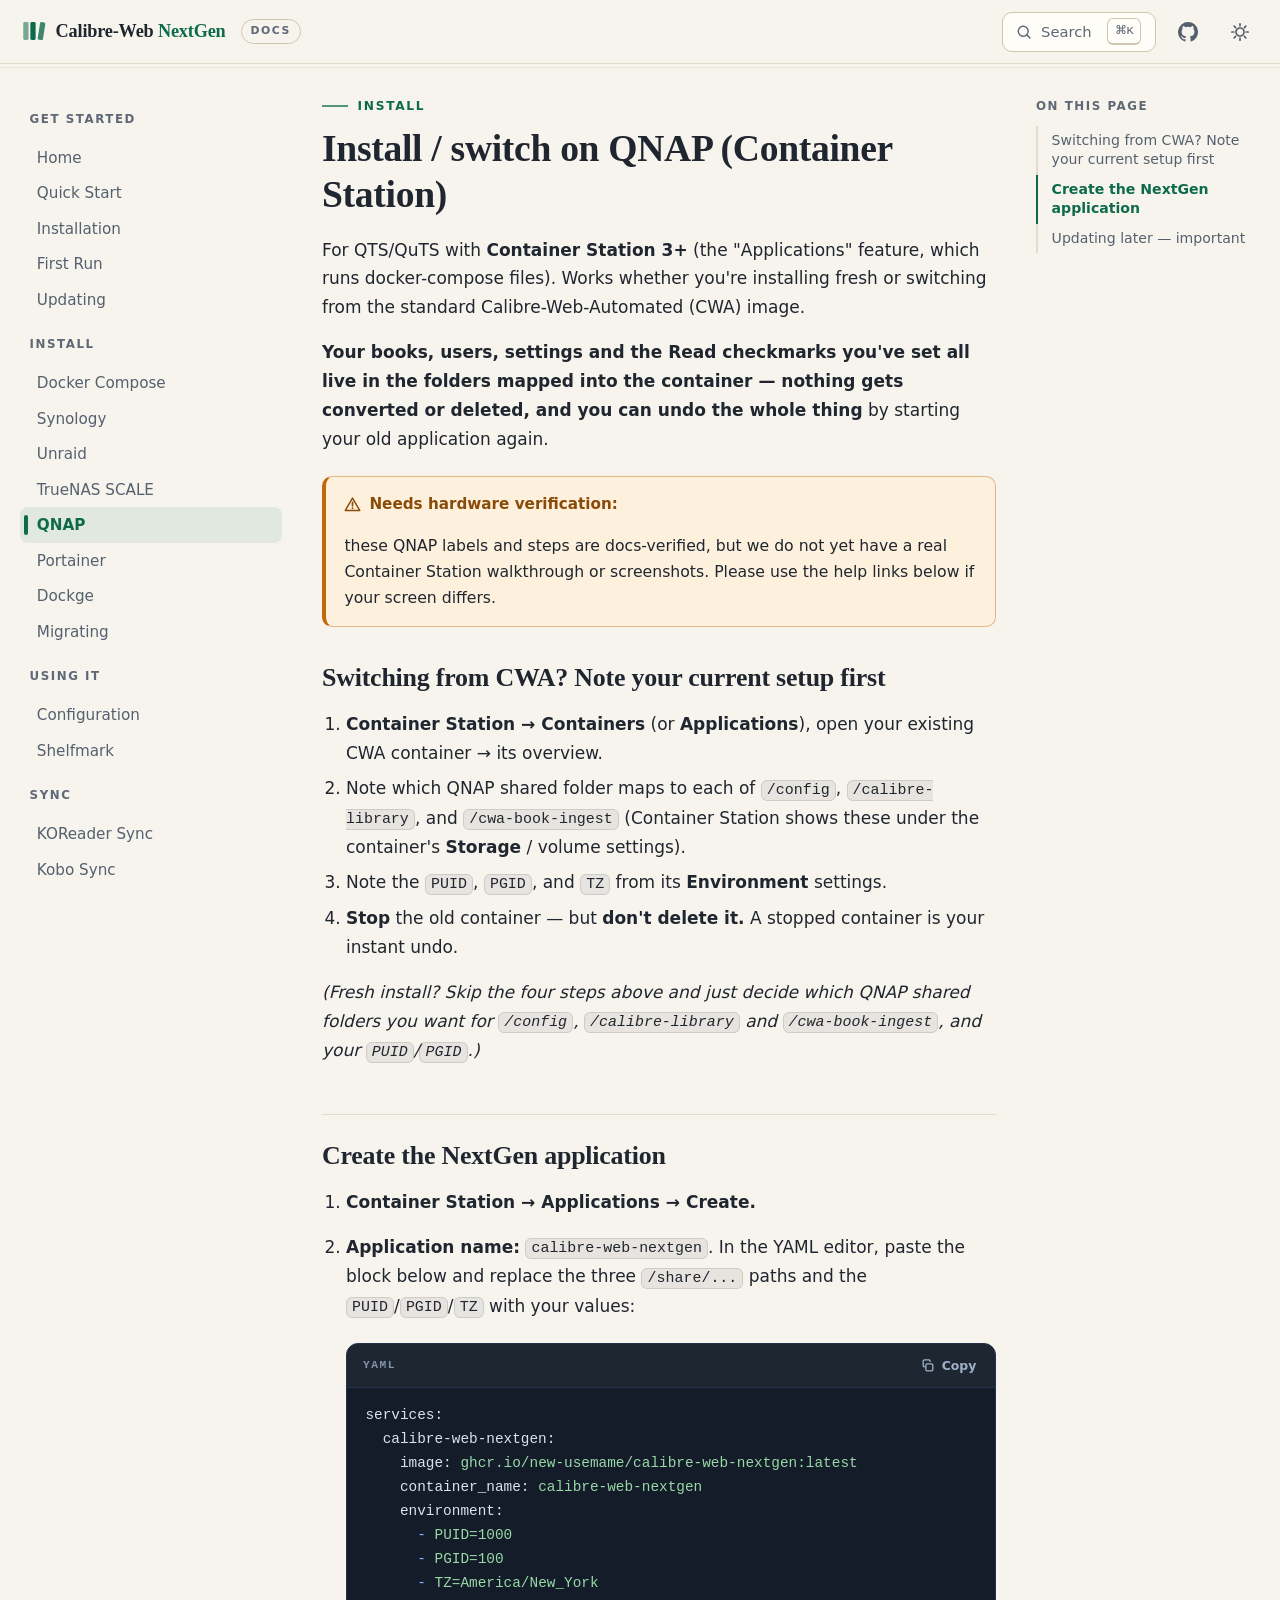
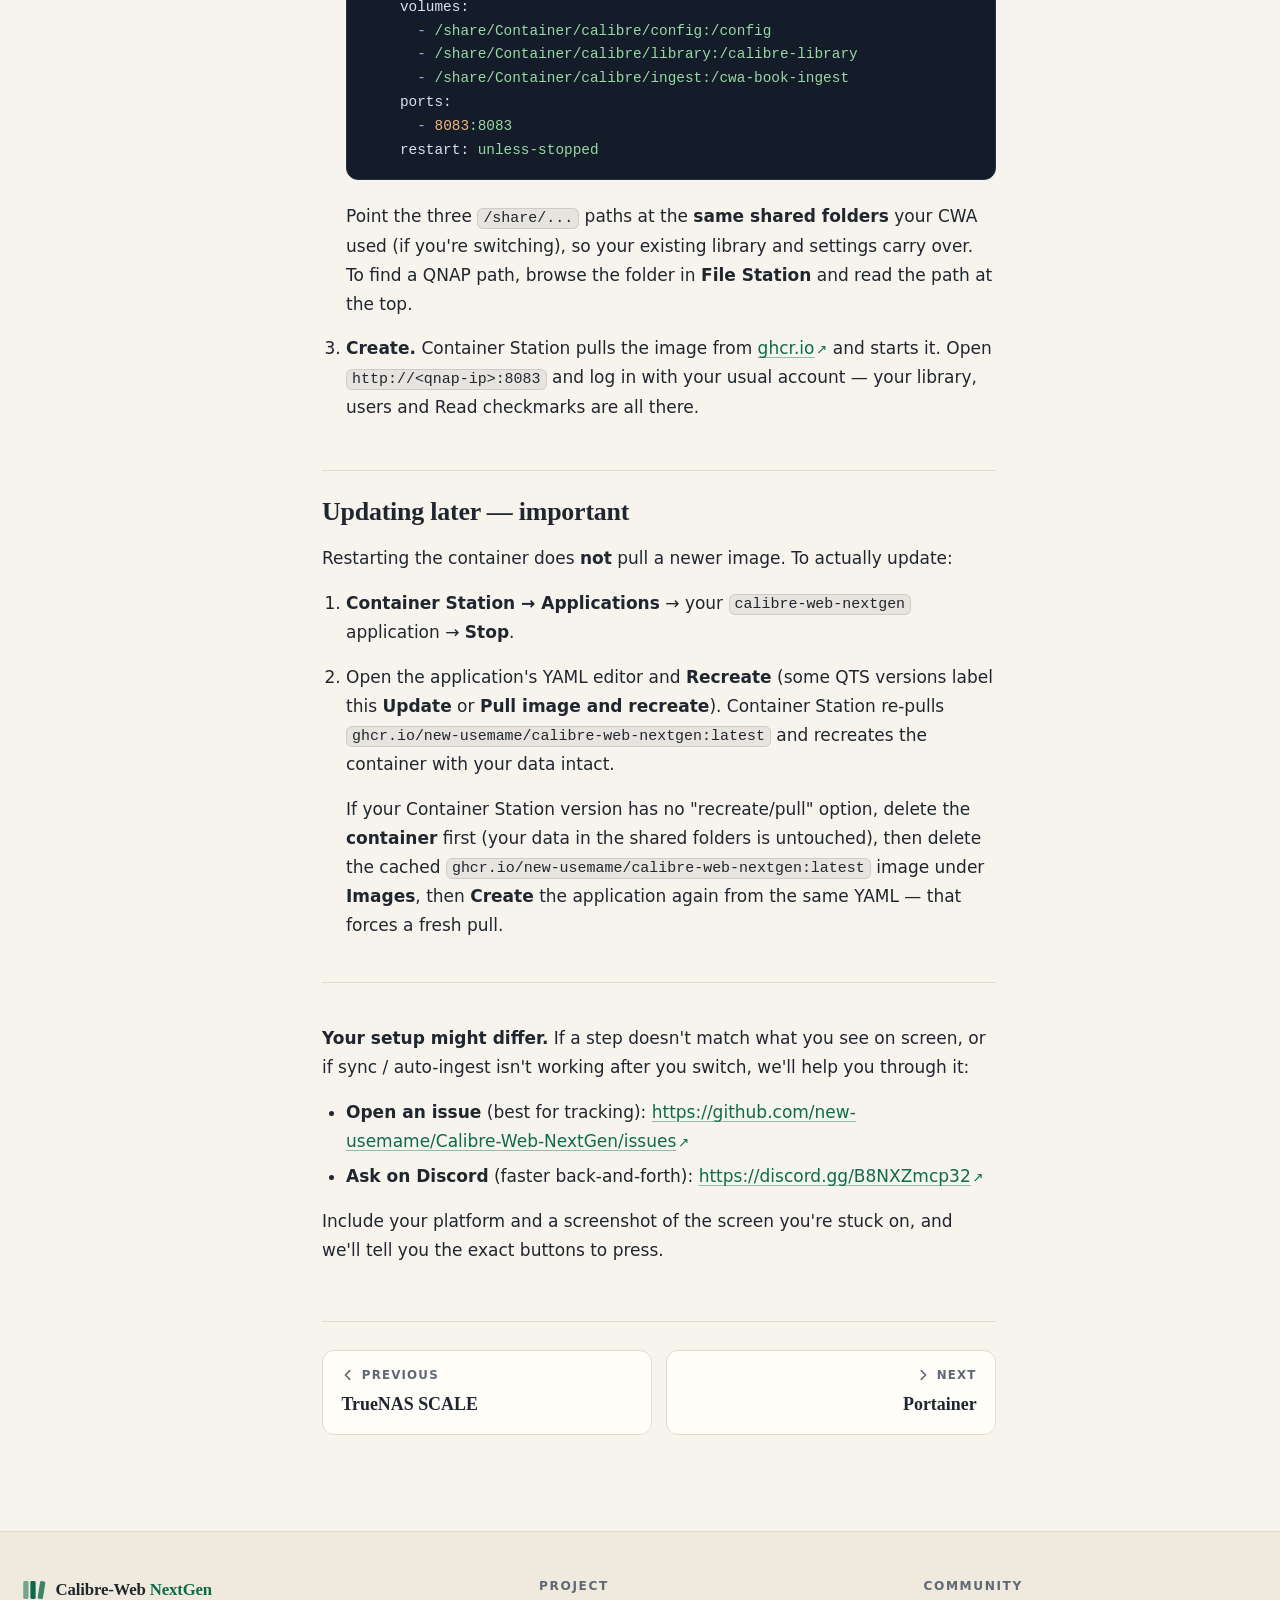
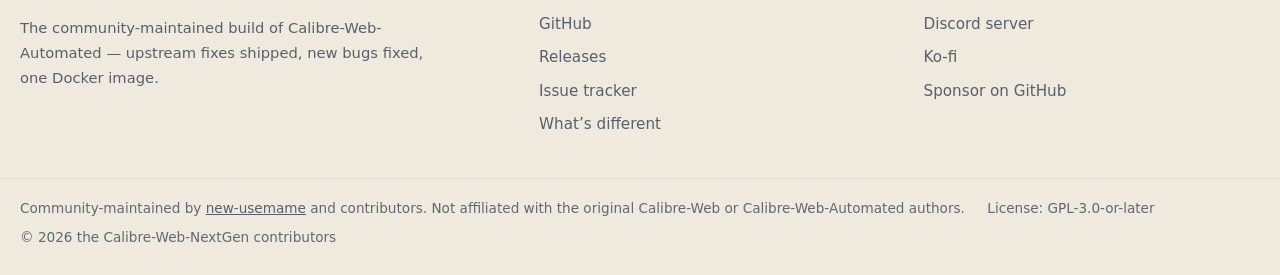
<file: wikisite/dist/install-on-qnap/index.html>
<!DOCTYPE html>
<html lang="en" data-theme="light" data-prefix="../">
<head>
<meta charset="utf-8">
<meta name="viewport" content="width=device-width, initial-scale=1">
<title>QNAP — Calibre-Web NextGen docs</title>
<meta name="description" content="For QTS/QuTS with Container Station 3+ (the &quot;Applications&quot; feature, which runs docker-compose files). Works whether you're installing fresh or switching from the…">
<link rel="canonical" href="https://wiki.calibrewebnextgen.com/install-on-qnap/">
<meta name="theme-color" media="(prefers-color-scheme: light)" content="#f7f4ee">
<meta name="theme-color" media="(prefers-color-scheme: dark)" content="#11151b">
<meta property="og:type" content="website">
<meta property="og:site_name" content="Calibre-Web NextGen docs">
<meta property="og:title" content="QNAP — Calibre-Web NextGen docs">
<meta property="og:description" content="For QTS/QuTS with Container Station 3+ (the &quot;Applications&quot; feature, which runs docker-compose files). Works whether you're installing fresh or switching from the…">
<meta property="og:url" content="https://wiki.calibrewebnextgen.com/install-on-qnap/">
<meta property="og:image" content="https://wiki.calibrewebnextgen.com/img/og.png">
<meta name="twitter:card" content="summary_large_image">
<meta name="twitter:title" content="QNAP — Calibre-Web NextGen docs">
<meta name="twitter:description" content="For QTS/QuTS with Container Station 3+ (the &quot;Applications&quot; feature, which runs docker-compose files). Works whether you're installing fresh or switching from the…">
<meta name="twitter:image" content="https://wiki.calibrewebnextgen.com/img/og.png">
<link rel="icon" href="../favicon.svg" type="image/svg+xml">
<link rel="icon" href="../favicon-32.png" type="image/png" sizes="32x32">
<link rel="apple-touch-icon" href="../apple-touch-icon.png">
<script>try{var t=localStorage.getItem('cwng-theme');if(t!=='light'&&t!=='dark'){t=matchMedia('(prefers-color-scheme: dark)').matches?'dark':'light'}document.documentElement.dataset.theme=t}catch(e){document.documentElement.dataset.theme='light'}</script>
<link rel="stylesheet" href="../assets/site.css">
<script src="../assets/search-index.js" defer></script>
<script src="../assets/site.js" defer></script>
<script type="application/ld+json">{"@context":"https://schema.org","@type":"TechArticle","headline":"QNAP","description":"For QTS/QuTS with Container Station 3+ (the \"Applications\" feature, which runs docker-compose files). Works whether you're installing fresh or switching from the…","url":"https://wiki.calibrewebnextgen.com/install-on-qnap/","dateModified":"2026-08-10","inLanguage":"en","isAccessibleForFree":true,"author":{"@type":"Organization","name":"Calibre-Web NextGen","url":"https://github.com/new-usemame/Calibre-Web-NextGen"},"publisher":{"@type":"Organization","name":"Calibre-Web NextGen","url":"https://github.com/new-usemame/Calibre-Web-NextGen"},"isPartOf":{"@type":"WebSite","name":"Calibre-Web NextGen docs","url":"https://wiki.calibrewebnextgen.com/"}}</script>
</head>
<body>
<a class="skip-link" href="#main">Skip to content</a>
<header class="site-header">
  <div class="header-inner">
    <button type="button" class="icon-btn" id="nav-toggle" aria-label="Open navigation" aria-expanded="false" aria-controls="site-nav"><svg viewBox="0 0 20 20" fill="none" aria-hidden="true"><path d="M3 5.5h14M3 10h14M3 14.5h14" stroke="currentColor" stroke-width="1.8" stroke-linecap="round"/></svg></button>
    <a class="brand" href="../" aria-label="Calibre-Web NextGen docs home"><svg class="brand-logo" viewBox="0 0 32 32" aria-hidden="true"><rect x="4" y="5" width="6.5" height="22" rx="1.8" fill="currentColor" opacity="0.55"/><rect x="12.75" y="5" width="6.5" height="22" rx="1.8" fill="currentColor"/><rect x="21.5" y="5" width="6.5" height="22" rx="1.8" fill="currentColor" opacity="0.8" transform="rotate(9 24.75 27)"/></svg><span class="brand-name">Calibre-Web <b>NextGen</b></span><span class="brand-tag">Docs</span></a>
    <span class="header-spacer"></span>
    <button type="button" class="search-btn" id="search-button" aria-label="Search the docs"><svg viewBox="0 0 20 20" fill="none" aria-hidden="true"><circle cx="9" cy="9" r="6.2" stroke="currentColor" stroke-width="1.8"/><path d="M13.6 13.6 17.5 17.5" stroke="currentColor" stroke-width="1.8" stroke-linecap="round"/></svg><span class="search-btn-text">Search</span><kbd class="search-btn-kbd">⌘K</kbd></button>
    <a class="icon-btn" href="https://github.com/new-usemame/Calibre-Web-NextGen" aria-label="GitHub repository"><svg viewBox="0 0 16 16" fill="currentColor" aria-hidden="true"><path d="M8 0a8 8 0 0 0-2.53 15.59c.4.07.55-.17.55-.38l-.01-1.49c-2.01.37-2.53-.49-2.69-.94-.09-.23-.48-.94-.82-1.13-.28-.15-.68-.52-.01-.53.63-.01 1.08.58 1.23.82.72 1.21 1.87.87 2.33.66.07-.52.28-.87.51-1.07-1.78-.2-3.64-.89-3.64-3.95 0-.87.31-1.59.82-2.15-.08-.2-.36-1.02.08-2.12 0 0 .67-.21 2.2.82a7.42 7.42 0 0 1 4 0c1.53-1.04 2.2-.82 2.2-.82.44 1.1.16 1.92.08 2.12.51.56.82 1.27.82 2.15 0 3.07-1.87 3.75-3.65 3.95.29.25.54.73.54 1.48l-.01 2.2c0 .21.15.46.55.38A8 8 0 0 0 8 0Z"/></svg></a>
    <button type="button" class="icon-btn" id="theme-toggle" aria-pressed="false" aria-label="Switch to dark theme"><svg class="sun" viewBox="0 0 20 20" fill="none" aria-hidden="true"><circle cx="10" cy="10" r="4" stroke="currentColor" stroke-width="1.7"/><path d="M10 1.8v2M10 16.2v2M1.8 10h2M16.2 10h2M4.2 4.2l1.4 1.4M14.4 14.4l1.4 1.4M15.8 4.2l-1.4 1.4M5.6 14.4l-1.4 1.4" stroke="currentColor" stroke-width="1.7" stroke-linecap="round"/></svg><svg class="moon" viewBox="0 0 20 20" fill="none" aria-hidden="true"><path d="M17.2 12.2A7.5 7.5 0 0 1 7.8 2.8a7.5 7.5 0 1 0 9.4 9.4Z" stroke="currentColor" stroke-width="1.7" stroke-linejoin="round"/></svg></button>
  </div>
</header>
<div id="nav-backdrop"></div>
<div class="layout">
  <nav class="site-nav" id="site-nav" aria-label="Documentation">
    <div class="nav-drawer-head">
      <span class="nav-drawer-title">Docs</span>
      <button type="button" class="icon-btn" id="nav-close" aria-label="Close navigation"><svg viewBox="0 0 20 20" fill="none" aria-hidden="true"><path d="M5 5l10 10M15 5L5 15" stroke="currentColor" stroke-width="1.8" stroke-linecap="round"/></svg></button>
    </div>
    <details class="nav-group" open>
      <summary><svg class="chev" viewBox="0 0 12 12" fill="none" aria-hidden="true"><path d="M2.5 4.5 6 8l3.5-3.5" stroke="currentColor" stroke-width="1.6" stroke-linecap="round" stroke-linejoin="round"/></svg><span>Get Started</span></summary>
      <ul class="nav-list">
        <li><a href="../">Home</a></li>
        <li><a href="../quick-start/">Quick Start</a></li>
        <li><a href="../installation/">Installation</a></li>
        <li><a href="../first-run/">First Run</a></li>
        <li><a href="../updating/">Updating</a></li>
      </ul>
    </details>
    <details class="nav-group" open>
      <summary><svg class="chev" viewBox="0 0 12 12" fill="none" aria-hidden="true"><path d="M2.5 4.5 6 8l3.5-3.5" stroke="currentColor" stroke-width="1.6" stroke-linecap="round" stroke-linejoin="round"/></svg><span>Install</span></summary>
      <ul class="nav-list">
        <li><a href="../install-with-docker-compose/">Docker Compose</a></li>
        <li><a href="../install-on-synology/">Synology</a></li>
        <li><a href="../install-on-unraid/">Unraid</a></li>
        <li><a href="../install-on-truenas-scale/">TrueNAS SCALE</a></li>
        <li><a href="../install-on-qnap/" aria-current="page">QNAP</a></li>
        <li><a href="../install-with-portainer/">Portainer</a></li>
        <li><a href="../install-with-dockge/">Dockge</a></li>
        <li><a href="../migrating/">Migrating</a></li>
      </ul>
    </details>
    <details class="nav-group" open>
      <summary><svg class="chev" viewBox="0 0 12 12" fill="none" aria-hidden="true"><path d="M2.5 4.5 6 8l3.5-3.5" stroke="currentColor" stroke-width="1.6" stroke-linecap="round" stroke-linejoin="round"/></svg><span>Using it</span></summary>
      <ul class="nav-list">
        <li><a href="../configuration/">Configuration</a></li>
        <li><a href="../shelfmark/">Shelfmark</a></li>
      </ul>
    </details>
    <details class="nav-group" open>
      <summary><svg class="chev" viewBox="0 0 12 12" fill="none" aria-hidden="true"><path d="M2.5 4.5 6 8l3.5-3.5" stroke="currentColor" stroke-width="1.6" stroke-linecap="round" stroke-linejoin="round"/></svg><span>Sync</span></summary>
      <ul class="nav-list">
        <li><a href="../koreader-sync/">KOReader Sync</a></li>
        <li><a href="../kobo-sync/">Kobo Sync</a></li>
      </ul>
    </details>
    <details class="nav-group" open>
      <summary><svg class="chev" viewBox="0 0 12 12" fill="none" aria-hidden="true"><path d="M2.5 4.5 6 8l3.5-3.5" stroke="currentColor" stroke-width="1.6" stroke-linecap="round" stroke-linejoin="round"/></svg><span>Help</span></summary>
      <ul class="nav-list">
        <li><a href="../troubleshooting/">Troubleshooting</a></li>
        <li><a href="../differences-from-upstream/">Differences from Upstream</a></li>
        <li><a href="../contributing/">Contributing</a></li>
      </ul>
    </details>
    <div class="nav-externals">
      <a href="https://github.com/new-usemame/Calibre-Web-NextGen"><svg viewBox="0 0 16 16" fill="currentColor" aria-hidden="true"><path d="M8 0a8 8 0 0 0-2.53 15.59c.4.07.55-.17.55-.38l-.01-1.49c-2.01.37-2.53-.49-2.69-.94-.09-.23-.48-.94-.82-1.13-.28-.15-.68-.52-.01-.53.63-.01 1.08.58 1.23.82.72 1.21 1.87.87 2.33.66.07-.52.28-.87.51-1.07-1.78-.2-3.64-.89-3.64-3.95 0-.87.31-1.59.82-2.15-.08-.2-.36-1.02.08-2.12 0 0 .67-.21 2.2.82a7.42 7.42 0 0 1 4 0c1.53-1.04 2.2-.82 2.2-.82.44 1.1.16 1.92.08 2.12.51.56.82 1.27.82 2.15 0 3.07-1.87 3.75-3.65 3.95.29.25.54.73.54 1.48l-.01 2.2c0 .21.15.46.55.38A8 8 0 0 0 8 0Z"/></svg> GitHub</a>
      <a href="https://github.com/new-usemame/Calibre-Web-NextGen/releases">Releases</a>
      <a href="https://github.com/new-usemame/Calibre-Web-NextGen/issues">Issues</a>
      <a href="https://discord.gg/B8NXZmcp32"><svg viewBox="0 0 24 24" fill="currentColor" aria-hidden="true"><path d="M20.32 4.37a19.8 19.8 0 0 0-4.93-1.51 13.8 13.8 0 0 0-.64 1.28 18.3 18.3 0 0 0-5.5 0 13.8 13.8 0 0 0-.64-1.28c-1.71.29-3.37.8-4.93 1.51A20.3 20.3 0 0 0 .1 18.06a19.9 19.9 0 0 0 6.07 3.03c.49-.66.93-1.37 1.3-2.1a12.9 12.9 0 0 1-2.05-.98c.17-.12.34-.25.5-.38a14.2 14.2 0 0 0 12.16 0c.16.13.33.26.5.38-.65.39-1.34.72-2.05.98.37.73.81 1.44 1.3 2.1a19.9 19.9 0 0 0 6.07-3.03 20.3 20.3 0 0 0-3.58-13.69ZM8.02 15.33c-1.18 0-2.16-1.08-2.16-2.42s.95-2.42 2.16-2.42 2.18 1.09 2.16 2.42c0 1.34-.95 2.42-2.16 2.42Zm7.96 0c-1.18 0-2.16-1.08-2.16-2.42s.95-2.42 2.16-2.42 2.18 1.09 2.16 2.42c0 1.34-.95 2.42-2.16 2.42Z"/></svg> Discord</a>
    </div>
  </nav>
  <main id="main">
    <p class="page-eyebrow">Install</p>
    <details class="toc-mobile">
    <summary>On this page</summary>
    <ul>
      <li><a href="#switching-from-cwa-note-your-current-setup-first">Switching from CWA? Note your current setup first</a></li>
        <li><a href="#create-the-nextgen-application">Create the NextGen application</a></li>
        <li><a href="#updating-later--important">Updating later — important</a></li>
    </ul>
  </details>
    <article class="prose"><h1 id="install--switch-on-qnap-container-station"><a class="h-anchor" href="#install--switch-on-qnap-container-station" aria-hidden="true" tabindex="-1">#</a>Install / switch on QNAP (Container Station)</h1>
<p>For QTS/QuTS with <strong>Container Station 3+</strong> (the &quot;Applications&quot; feature, which runs
docker-compose files). Works whether you're installing fresh or switching from the standard
Calibre-Web-Automated (CWA) image.</p>
<p><strong>Your books, users, settings and the Read checkmarks you've set all live in the folders
mapped into the container — nothing gets converted or deleted, and you can undo the whole
thing</strong> by starting your old application again.</p>
<div class="callout callout-warning" role="note" aria-label="Warning"><p class="callout-title"><svg viewBox="0 0 20 20" fill="none" aria-hidden="true"><path d="M10 2.5 18.5 17h-17L10 2.5Z" stroke="currentColor" stroke-width="1.7" stroke-linejoin="round"/><path d="M10 7.5v4.2" stroke="currentColor" stroke-width="1.9" stroke-linecap="round"/><circle cx="10" cy="14.3" r="1.1" fill="currentColor"/></svg>Needs hardware verification:</p>
<p>these QNAP labels and steps are docs-verified, but we do not
yet have a real Container Station walkthrough or screenshots. Please use the help links below if your screen differs.</p>
</div>
<h2 id="switching-from-cwa-note-your-current-setup-first"><a class="h-anchor" href="#switching-from-cwa-note-your-current-setup-first" aria-hidden="true" tabindex="-1">#</a>Switching from CWA? Note your current setup first</h2>
<ol>
<li><strong>Container Station → Containers</strong> (or <strong>Applications</strong>), open your existing CWA container →
its overview.</li>
<li>Note which QNAP shared folder maps to each of <code>/config</code>, <code>/calibre-library</code>, and
<code>/cwa-book-ingest</code> (Container Station shows these under the container's <strong>Storage</strong> /
volume settings).</li>
<li>Note the <code>PUID</code>, <code>PGID</code>, and <code>TZ</code> from its <strong>Environment</strong> settings.</li>
<li><strong>Stop</strong> the old container — but <strong>don't delete it.</strong> A stopped container is your instant
undo.</li>
</ol>
<p><em>(Fresh install? Skip the four steps above and just decide which QNAP shared folders you want
for <code>/config</code>, <code>/calibre-library</code> and <code>/cwa-book-ingest</code>, and your <code>PUID</code>/<code>PGID</code>.)</em></p>
<h2 id="create-the-nextgen-application"><a class="h-anchor" href="#create-the-nextgen-application" aria-hidden="true" tabindex="-1">#</a>Create the NextGen application</h2>
<ol>
<li>
<p><strong>Container Station → Applications → Create.</strong></p>
</li>
<li>
<p><strong>Application name:</strong> <code>calibre-web-nextgen</code>. In the YAML editor, paste the block below and
replace the three <code>/share/...</code> paths and the <code>PUID</code>/<code>PGID</code>/<code>TZ</code> with your values:</p>
<div class="codeblock" data-lang="yaml"><div class="codeblock-bar"><span class="codeblock-lang">yaml</span><button type="button" class="copy-btn" aria-label="Copy code to clipboard"><svg class="copy-icon" viewBox="0 0 16 16" fill="none" aria-hidden="true"><rect x="5.5" y="5.5" width="8" height="8" rx="1.5" stroke="currentColor" stroke-width="1.5"/><path d="M10.5 3.5v-1A1.5 1.5 0 0 0 9 1H4a1.5 1.5 0 0 0-1.5 1.5v5A1.5 1.5 0 0 0 4 9h1" stroke="currentColor" stroke-width="1.5"/></svg><svg class="copy-check" viewBox="0 0 16 16" fill="none" aria-hidden="true"><path d="M2.5 8.5 6 12 13.5 4.5" stroke="currentColor" stroke-width="2" stroke-linecap="round" stroke-linejoin="round"/></svg><span class="copy-label">Copy</span></button></div><pre><code class="hljs language-yaml"><span class="hljs-attr">services:</span>
  <span class="hljs-attr">calibre-web-nextgen:</span>
    <span class="hljs-attr">image:</span> <span class="hljs-string">ghcr.io/new-usemame/calibre-web-nextgen:latest</span>
    <span class="hljs-attr">container_name:</span> <span class="hljs-string">calibre-web-nextgen</span>
    <span class="hljs-attr">environment:</span>
      <span class="hljs-bullet">-</span> <span class="hljs-string">PUID=1000</span>
      <span class="hljs-bullet">-</span> <span class="hljs-string">PGID=100</span>
      <span class="hljs-bullet">-</span> <span class="hljs-string">TZ=America/New_York</span>
    <span class="hljs-attr">volumes:</span>
      <span class="hljs-bullet">-</span> <span class="hljs-string">/share/Container/calibre/config:/config</span>
      <span class="hljs-bullet">-</span> <span class="hljs-string">/share/Container/calibre/library:/calibre-library</span>
      <span class="hljs-bullet">-</span> <span class="hljs-string">/share/Container/calibre/ingest:/cwa-book-ingest</span>
    <span class="hljs-attr">ports:</span>
      <span class="hljs-bullet">-</span> <span class="hljs-number">8083</span><span class="hljs-string">:8083</span>
    <span class="hljs-attr">restart:</span> <span class="hljs-string">unless-stopped</span>
</code></pre></div>
<p>Point the three <code>/share/...</code> paths at the <strong>same shared folders</strong> your CWA used (if you're
switching), so your existing library and settings carry over. To find a QNAP path, browse
the folder in <strong>File Station</strong> and read the path at the top.</p>
</li>
<li>
<p><strong>Create.</strong> Container Station pulls the image from <a href="http://ghcr.io" rel="noopener" class="ext">ghcr.io</a> and starts it. Open
<code>http://&lt;qnap-ip&gt;:8083</code> and log in with your usual account — your library, users and Read
checkmarks are all there.</p>
</li>
</ol>
<h2 id="updating-later--important"><a class="h-anchor" href="#updating-later--important" aria-hidden="true" tabindex="-1">#</a>Updating later — important</h2>
<p>Restarting the container does <strong>not</strong> pull a newer image. To actually update:</p>
<ol>
<li>
<p><strong>Container Station → Applications</strong> → your <code>calibre-web-nextgen</code> application → <strong>Stop</strong>.</p>
</li>
<li>
<p>Open the application's YAML editor and <strong>Recreate</strong> (some QTS versions label this
<strong>Update</strong> or <strong>Pull image and recreate</strong>). Container Station re-pulls
<code>ghcr.io/new-usemame/calibre-web-nextgen:latest</code> and recreates the container with your data
intact.</p>
<p>If your Container Station version has no &quot;recreate/pull&quot; option, delete the <strong>container</strong>
first (your data in the shared folders is untouched), then delete the cached
<code>ghcr.io/new-usemame/calibre-web-nextgen:latest</code> image under <strong>Images</strong>, then <strong>Create</strong> the
application again from the same YAML — that forces a fresh pull.</p>
</li>
</ol>
<hr>
<p><strong>Your setup might differ.</strong> If a step doesn't match what you see on screen, or if
sync / auto-ingest isn't working after you switch, we'll help you through it:</p>
<ul>
<li><strong>Open an issue</strong> (best for tracking): <a href="https://github.com/new-usemame/Calibre-Web-NextGen/issues" rel="noopener" class="ext">https://github.com/new-usemame/Calibre-Web-NextGen/issues</a></li>
<li><strong>Ask on Discord</strong> (faster back-and-forth): <a href="https://discord.gg/B8NXZmcp32" rel="noopener" class="ext">https://discord.gg/B8NXZmcp32</a></li>
</ul>
<p>Include your platform and a screenshot of the screen you're stuck on, and we'll tell you
the exact buttons to press.</p>
</article>
    <nav class="prev-next" aria-label="Previous and next pages">
    <a class="pn-card pn-prev" href="../install-on-truenas-scale/"><span class="pn-label"><svg viewBox="0 0 16 16" fill="none" aria-hidden="true"><path d="M10 3 5 8l5 5" stroke="currentColor" stroke-width="1.8" stroke-linecap="round" stroke-linejoin="round"/></svg>Previous</span><span class="pn-title">TrueNAS SCALE</span></a>
    <a class="pn-card pn-next" href="../install-with-portainer/"><span class="pn-label"><svg viewBox="0 0 16 16" fill="none" aria-hidden="true"><path d="m6 3 5 5-5 5" stroke="currentColor" stroke-width="1.8" stroke-linecap="round" stroke-linejoin="round"/></svg>Next</span><span class="pn-title">Portainer</span></a>
  </nav>
  </main>
  <nav class="toc" id="on-this-page" aria-label="On this page">
      <p class="toc-title">On this page</p>
      <ul>
        <li><a href="#switching-from-cwa-note-your-current-setup-first">Switching from CWA? Note your current setup first</a></li>
        <li><a href="#create-the-nextgen-application">Create the NextGen application</a></li>
        <li><a href="#updating-later--important">Updating later — important</a></li>
      </ul>
    </nav>
</div>
<footer class="site-footer">
  <div class="footer-inner">
    <div class="footer-brand">
      <a class="brand" href="../"><svg class="brand-logo" viewBox="0 0 32 32" aria-hidden="true"><rect x="4" y="5" width="6.5" height="22" rx="1.8" fill="currentColor" opacity="0.55"/><rect x="12.75" y="5" width="6.5" height="22" rx="1.8" fill="currentColor"/><rect x="21.5" y="5" width="6.5" height="22" rx="1.8" fill="currentColor" opacity="0.8" transform="rotate(9 24.75 27)"/></svg><span class="brand-name">Calibre-Web <b>NextGen</b></span></a>
      <p>The community-maintained build of Calibre-Web-Automated — upstream fixes shipped, new bugs fixed, one Docker image.</p>
    </div>
    <nav class="footer-col" aria-label="Project links">
      <h2>Project</h2>
      <ul>
        <li><a href="https://github.com/new-usemame/Calibre-Web-NextGen">GitHub</a></li>
        <li><a href="https://github.com/new-usemame/Calibre-Web-NextGen/releases">Releases</a></li>
        <li><a href="https://github.com/new-usemame/Calibre-Web-NextGen/issues">Issue tracker</a></li>
        <li><a href="https://github.com/new-usemame/Calibre-Web-NextGen/blob/main/CHANGES-vs-upstream.md">What&rsquo;s different</a></li>
      </ul>
    </nav>
    <nav class="footer-col" aria-label="Community links">
      <h2>Community</h2>
      <ul>
        <li><a href="https://discord.gg/B8NXZmcp32">Discord server</a></li>
        <li><a href="https://ko-fi.com/calibrewebnextgen">Ko-fi</a></li>
        <li><a href="https://github.com/sponsors/new-usemame">Sponsor on GitHub</a></li>
      </ul>
    </nav>
  </div>
  <div class="footer-legal">
    <span>Community-maintained by <a href="https://github.com/new-usemame">new-usemame</a> and contributors. Not affiliated with the original Calibre-Web or Calibre-Web-Automated authors.</span>
    <span>License: GPL-3.0-or-later</span>
    <span>&copy; <span id="footer-year">2026</span> the Calibre-Web-NextGen contributors</span>
  </div>
</footer>
<div id="search-overlay" hidden>
  <div class="search-backdrop" data-close-search></div>
  <div class="search-modal" role="dialog" aria-modal="true" aria-label="Search the docs">
    <div class="search-box">
      <svg viewBox="0 0 20 20" fill="none" aria-hidden="true"><circle cx="9" cy="9" r="6.2" stroke="currentColor" stroke-width="1.8"/><path d="M13.6 13.6 17.5 17.5" stroke="currentColor" stroke-width="1.8" stroke-linecap="round"/></svg>
      <input id="search-input" type="search" placeholder="Search the docs…" autocomplete="off"
        spellcheck="false" role="combobox" aria-expanded="true" aria-controls="search-results"
        aria-label="Search the docs">
      <kbd>Esc</kbd>
    </div>
    <ul id="search-results" role="listbox" aria-label="Search results"></ul>
    <div class="search-foot">
      <span><kbd>↑</kbd><kbd>↓</kbd> move</span>
      <span><kbd>Enter</kbd> open</span>
      <span><kbd>Esc</kbd> close</span>
    </div>
  </div>
</div>
</body>
</html>
</file>
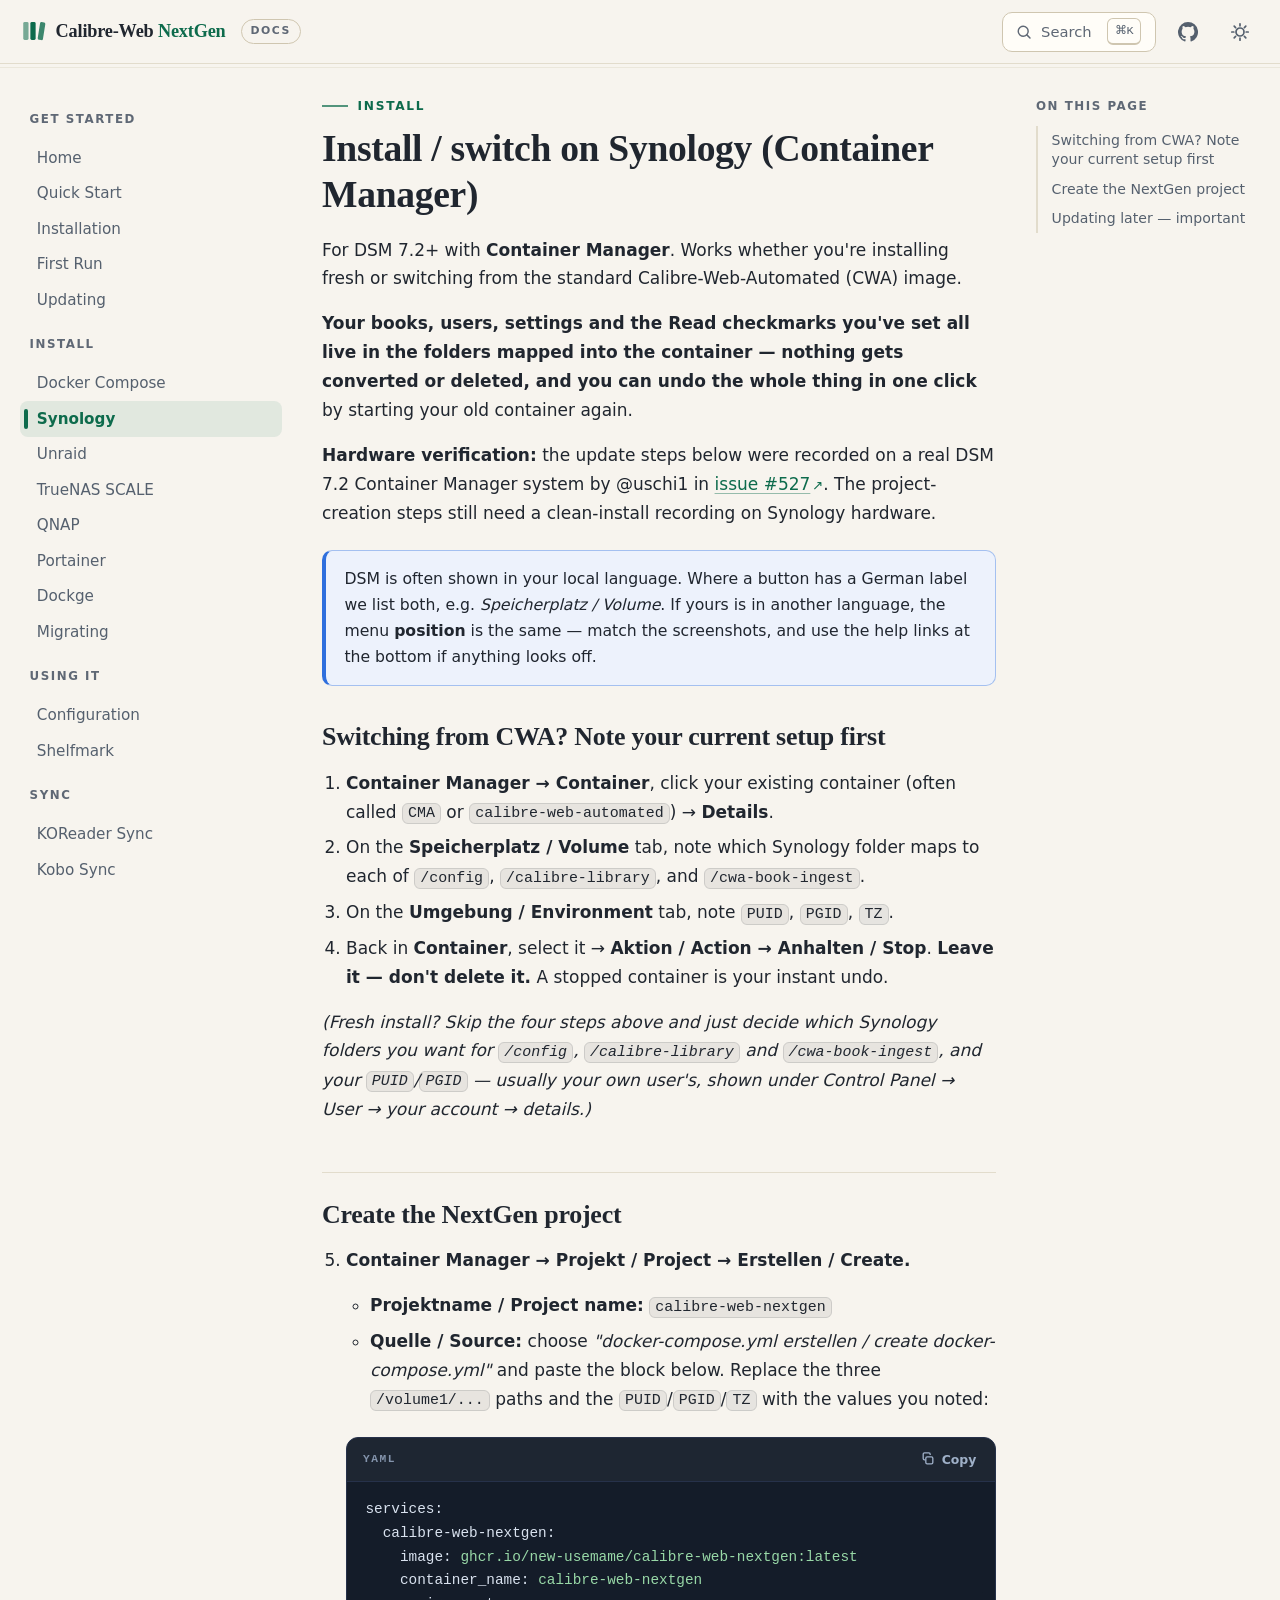
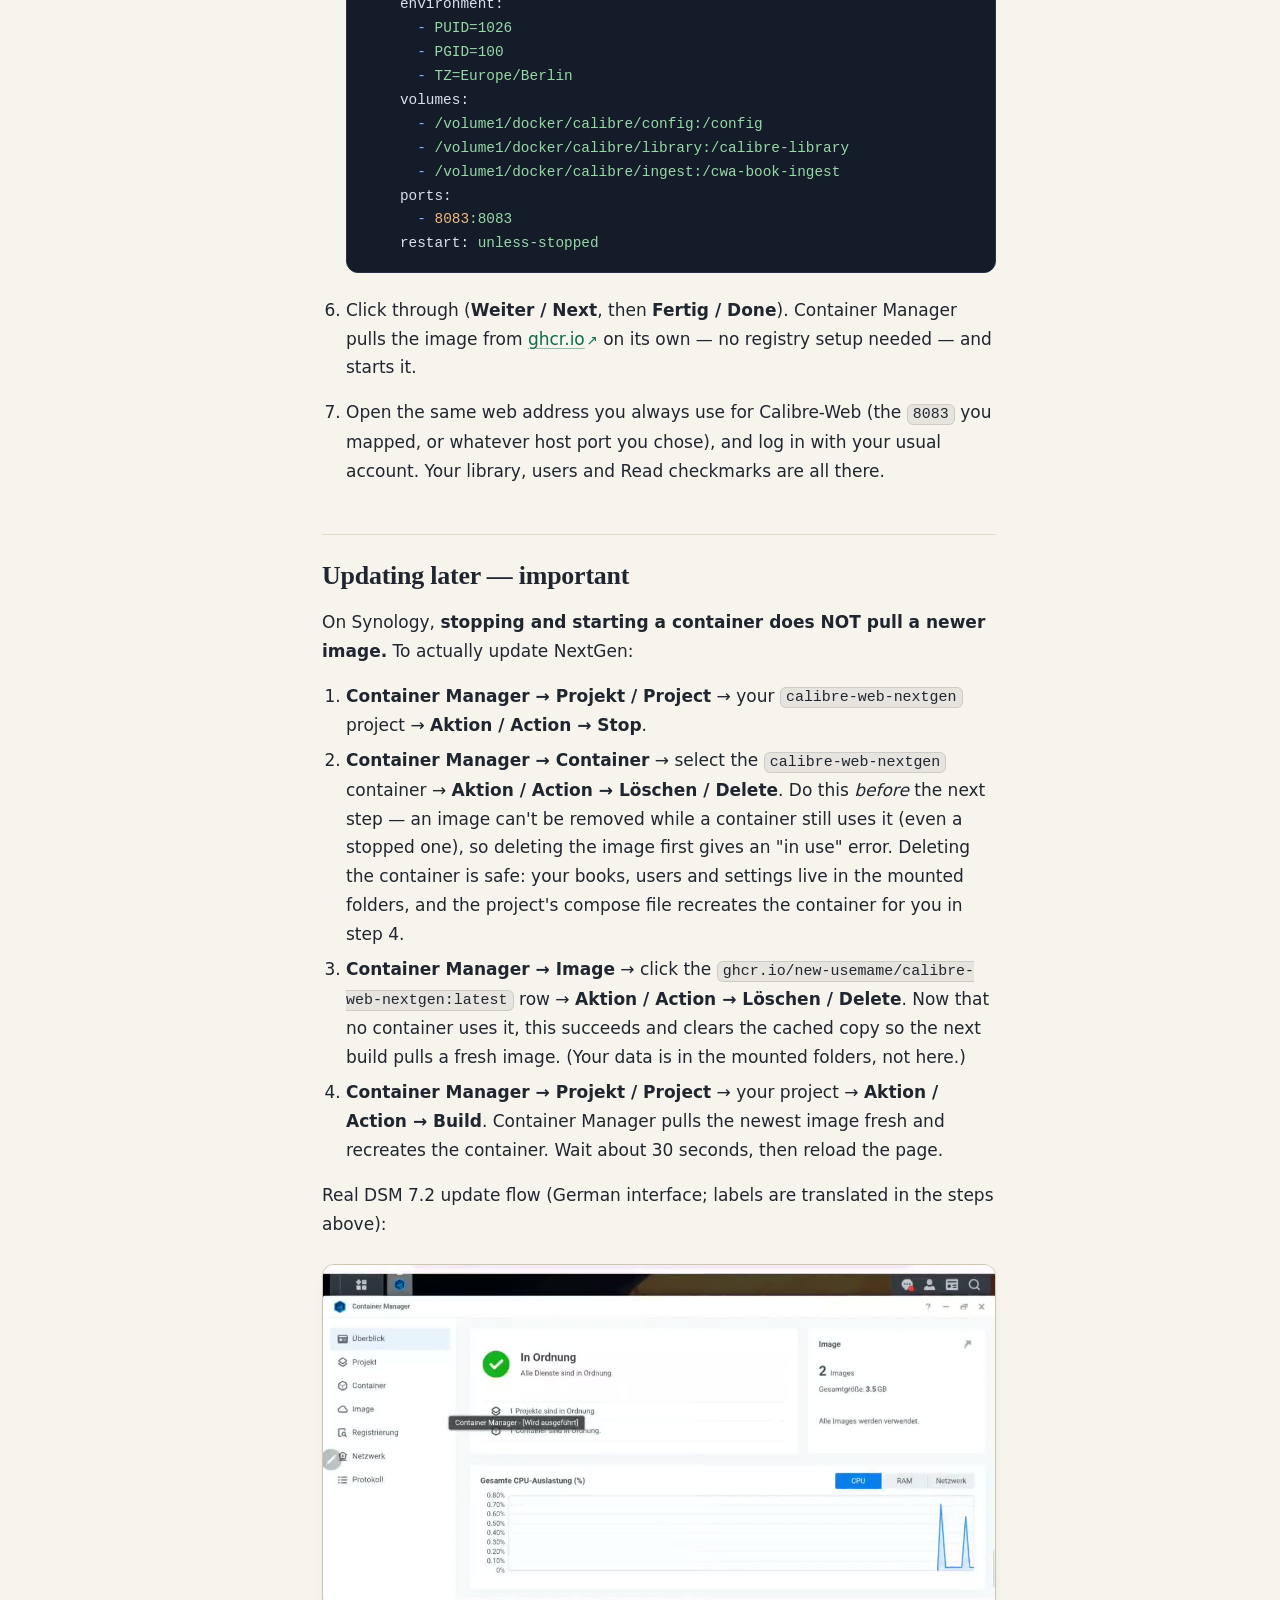
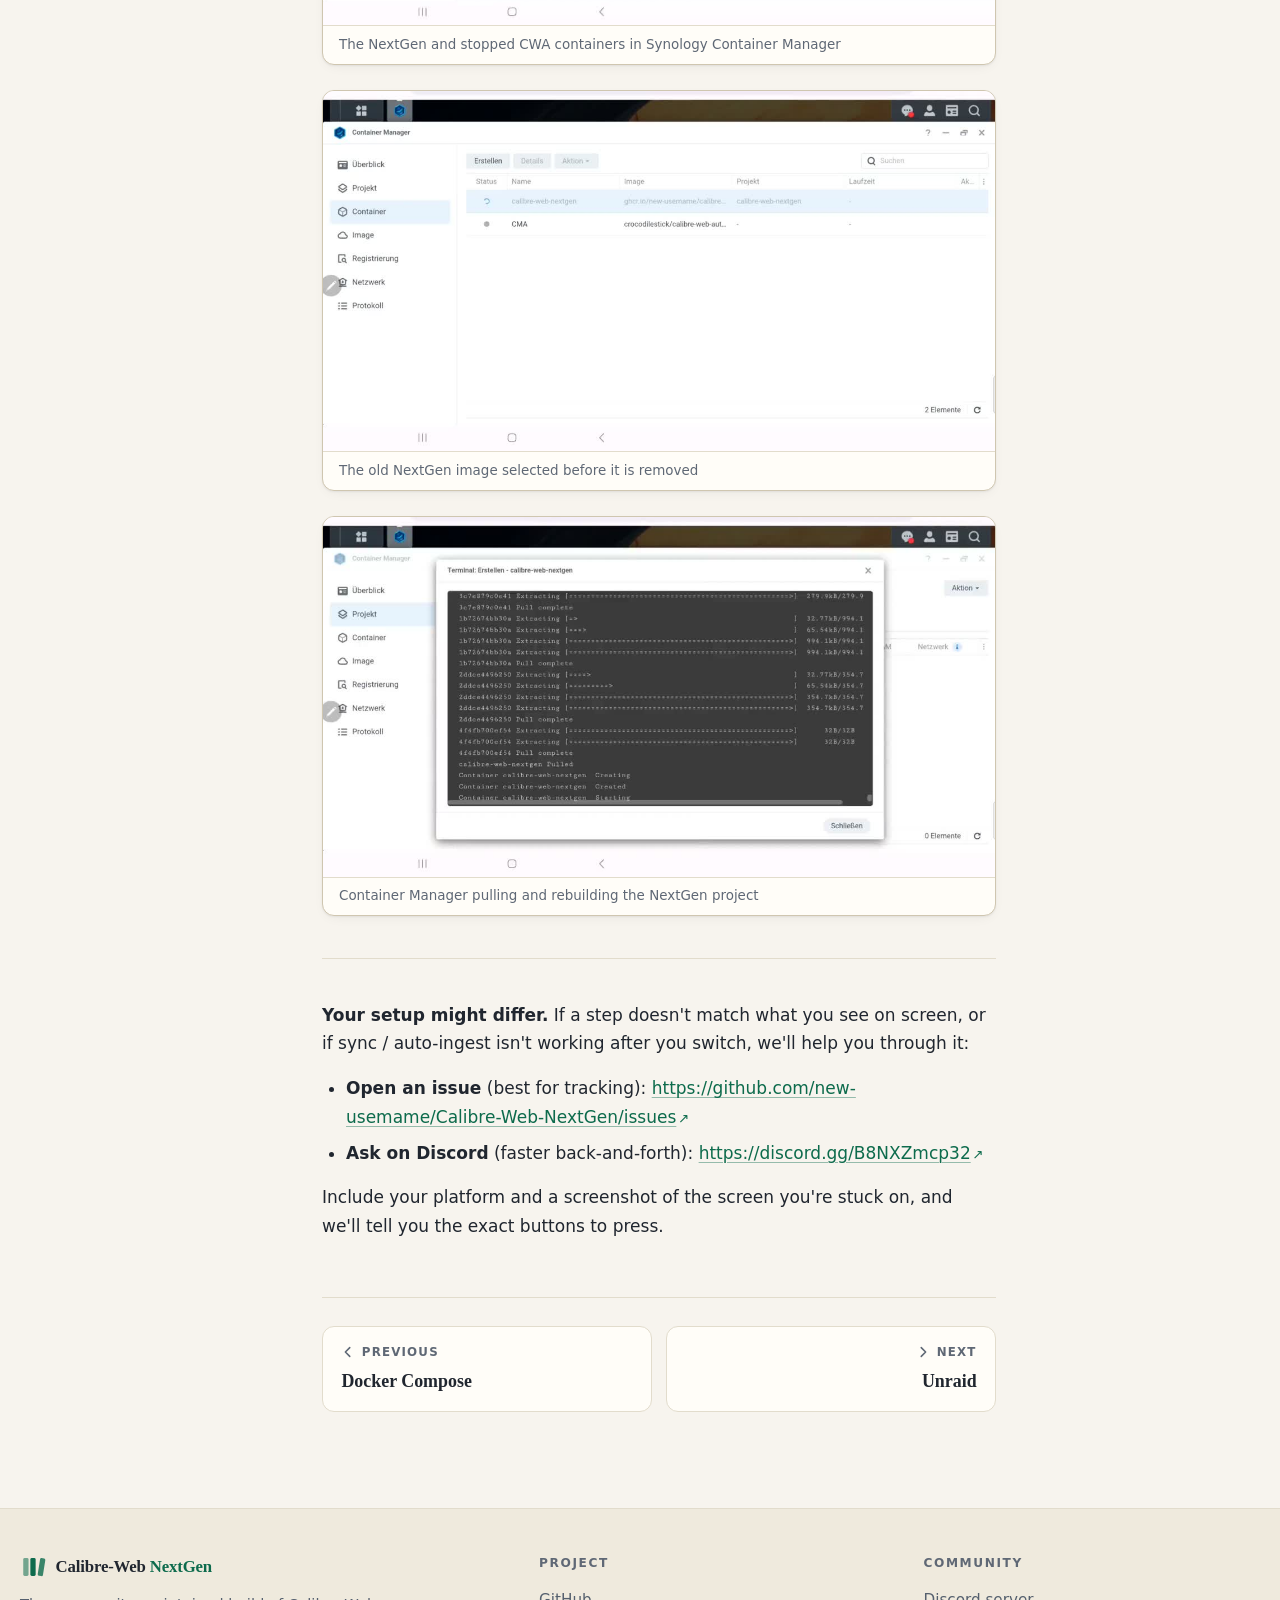
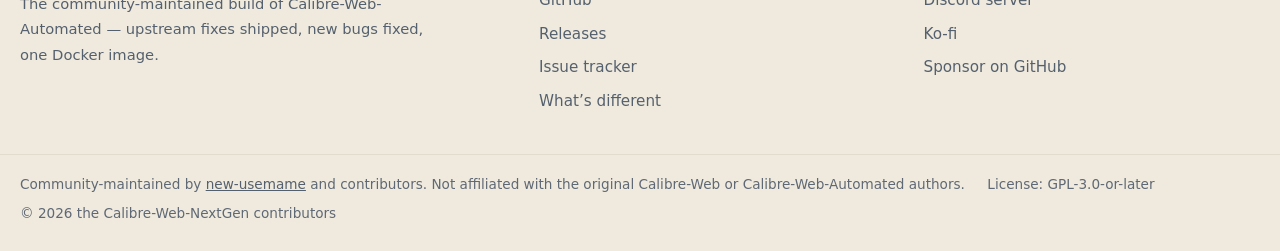
<file: wikisite/dist/install-on-synology/index.html>
<!DOCTYPE html>
<html lang="en" data-theme="light" data-prefix="../">
<head>
<meta charset="utf-8">
<meta name="viewport" content="width=device-width, initial-scale=1">
<title>Synology — Calibre-Web NextGen docs</title>
<meta name="description" content="For DSM 7.2+ with Container Manager. Works whether you're installing fresh or switching from the standard Calibre-Web-Automated (CWA) image.">
<link rel="canonical" href="https://wiki.calibrewebnextgen.com/install-on-synology/">
<meta name="theme-color" media="(prefers-color-scheme: light)" content="#f7f4ee">
<meta name="theme-color" media="(prefers-color-scheme: dark)" content="#11151b">
<meta property="og:type" content="website">
<meta property="og:site_name" content="Calibre-Web NextGen docs">
<meta property="og:title" content="Synology — Calibre-Web NextGen docs">
<meta property="og:description" content="For DSM 7.2+ with Container Manager. Works whether you're installing fresh or switching from the standard Calibre-Web-Automated (CWA) image.">
<meta property="og:url" content="https://wiki.calibrewebnextgen.com/install-on-synology/">
<meta property="og:image" content="https://wiki.calibrewebnextgen.com/img/og.png">
<meta name="twitter:card" content="summary_large_image">
<meta name="twitter:title" content="Synology — Calibre-Web NextGen docs">
<meta name="twitter:description" content="For DSM 7.2+ with Container Manager. Works whether you're installing fresh or switching from the standard Calibre-Web-Automated (CWA) image.">
<meta name="twitter:image" content="https://wiki.calibrewebnextgen.com/img/og.png">
<link rel="icon" href="../favicon.svg" type="image/svg+xml">
<link rel="icon" href="../favicon-32.png" type="image/png" sizes="32x32">
<link rel="apple-touch-icon" href="../apple-touch-icon.png">
<script>try{var t=localStorage.getItem('cwng-theme');if(t!=='light'&&t!=='dark'){t=matchMedia('(prefers-color-scheme: dark)').matches?'dark':'light'}document.documentElement.dataset.theme=t}catch(e){document.documentElement.dataset.theme='light'}</script>
<link rel="stylesheet" href="../assets/site.css">
<script src="../assets/search-index.js" defer></script>
<script src="../assets/site.js" defer></script>
<script type="application/ld+json">{"@context":"https://schema.org","@type":"TechArticle","headline":"Synology","description":"For DSM 7.2+ with Container Manager. Works whether you're installing fresh or switching from the standard Calibre-Web-Automated (CWA) image.","url":"https://wiki.calibrewebnextgen.com/install-on-synology/","dateModified":"2026-08-10","inLanguage":"en","isAccessibleForFree":true,"author":{"@type":"Organization","name":"Calibre-Web NextGen","url":"https://github.com/new-usemame/Calibre-Web-NextGen"},"publisher":{"@type":"Organization","name":"Calibre-Web NextGen","url":"https://github.com/new-usemame/Calibre-Web-NextGen"},"isPartOf":{"@type":"WebSite","name":"Calibre-Web NextGen docs","url":"https://wiki.calibrewebnextgen.com/"}}</script>
</head>
<body>
<a class="skip-link" href="#main">Skip to content</a>
<header class="site-header">
  <div class="header-inner">
    <button type="button" class="icon-btn" id="nav-toggle" aria-label="Open navigation" aria-expanded="false" aria-controls="site-nav"><svg viewBox="0 0 20 20" fill="none" aria-hidden="true"><path d="M3 5.5h14M3 10h14M3 14.5h14" stroke="currentColor" stroke-width="1.8" stroke-linecap="round"/></svg></button>
    <a class="brand" href="../" aria-label="Calibre-Web NextGen docs home"><svg class="brand-logo" viewBox="0 0 32 32" aria-hidden="true"><rect x="4" y="5" width="6.5" height="22" rx="1.8" fill="currentColor" opacity="0.55"/><rect x="12.75" y="5" width="6.5" height="22" rx="1.8" fill="currentColor"/><rect x="21.5" y="5" width="6.5" height="22" rx="1.8" fill="currentColor" opacity="0.8" transform="rotate(9 24.75 27)"/></svg><span class="brand-name">Calibre-Web <b>NextGen</b></span><span class="brand-tag">Docs</span></a>
    <span class="header-spacer"></span>
    <button type="button" class="search-btn" id="search-button" aria-label="Search the docs"><svg viewBox="0 0 20 20" fill="none" aria-hidden="true"><circle cx="9" cy="9" r="6.2" stroke="currentColor" stroke-width="1.8"/><path d="M13.6 13.6 17.5 17.5" stroke="currentColor" stroke-width="1.8" stroke-linecap="round"/></svg><span class="search-btn-text">Search</span><kbd class="search-btn-kbd">⌘K</kbd></button>
    <a class="icon-btn" href="https://github.com/new-usemame/Calibre-Web-NextGen" aria-label="GitHub repository"><svg viewBox="0 0 16 16" fill="currentColor" aria-hidden="true"><path d="M8 0a8 8 0 0 0-2.53 15.59c.4.07.55-.17.55-.38l-.01-1.49c-2.01.37-2.53-.49-2.69-.94-.09-.23-.48-.94-.82-1.13-.28-.15-.68-.52-.01-.53.63-.01 1.08.58 1.23.82.72 1.21 1.87.87 2.33.66.07-.52.28-.87.51-1.07-1.78-.2-3.64-.89-3.64-3.95 0-.87.31-1.59.82-2.15-.08-.2-.36-1.02.08-2.12 0 0 .67-.21 2.2.82a7.42 7.42 0 0 1 4 0c1.53-1.04 2.2-.82 2.2-.82.44 1.1.16 1.92.08 2.12.51.56.82 1.27.82 2.15 0 3.07-1.87 3.75-3.65 3.95.29.25.54.73.54 1.48l-.01 2.2c0 .21.15.46.55.38A8 8 0 0 0 8 0Z"/></svg></a>
    <button type="button" class="icon-btn" id="theme-toggle" aria-pressed="false" aria-label="Switch to dark theme"><svg class="sun" viewBox="0 0 20 20" fill="none" aria-hidden="true"><circle cx="10" cy="10" r="4" stroke="currentColor" stroke-width="1.7"/><path d="M10 1.8v2M10 16.2v2M1.8 10h2M16.2 10h2M4.2 4.2l1.4 1.4M14.4 14.4l1.4 1.4M15.8 4.2l-1.4 1.4M5.6 14.4l-1.4 1.4" stroke="currentColor" stroke-width="1.7" stroke-linecap="round"/></svg><svg class="moon" viewBox="0 0 20 20" fill="none" aria-hidden="true"><path d="M17.2 12.2A7.5 7.5 0 0 1 7.8 2.8a7.5 7.5 0 1 0 9.4 9.4Z" stroke="currentColor" stroke-width="1.7" stroke-linejoin="round"/></svg></button>
  </div>
</header>
<div id="nav-backdrop"></div>
<div class="layout">
  <nav class="site-nav" id="site-nav" aria-label="Documentation">
    <div class="nav-drawer-head">
      <span class="nav-drawer-title">Docs</span>
      <button type="button" class="icon-btn" id="nav-close" aria-label="Close navigation"><svg viewBox="0 0 20 20" fill="none" aria-hidden="true"><path d="M5 5l10 10M15 5L5 15" stroke="currentColor" stroke-width="1.8" stroke-linecap="round"/></svg></button>
    </div>
    <details class="nav-group" open>
      <summary><svg class="chev" viewBox="0 0 12 12" fill="none" aria-hidden="true"><path d="M2.5 4.5 6 8l3.5-3.5" stroke="currentColor" stroke-width="1.6" stroke-linecap="round" stroke-linejoin="round"/></svg><span>Get Started</span></summary>
      <ul class="nav-list">
        <li><a href="../">Home</a></li>
        <li><a href="../quick-start/">Quick Start</a></li>
        <li><a href="../installation/">Installation</a></li>
        <li><a href="../first-run/">First Run</a></li>
        <li><a href="../updating/">Updating</a></li>
      </ul>
    </details>
    <details class="nav-group" open>
      <summary><svg class="chev" viewBox="0 0 12 12" fill="none" aria-hidden="true"><path d="M2.5 4.5 6 8l3.5-3.5" stroke="currentColor" stroke-width="1.6" stroke-linecap="round" stroke-linejoin="round"/></svg><span>Install</span></summary>
      <ul class="nav-list">
        <li><a href="../install-with-docker-compose/">Docker Compose</a></li>
        <li><a href="../install-on-synology/" aria-current="page">Synology</a></li>
        <li><a href="../install-on-unraid/">Unraid</a></li>
        <li><a href="../install-on-truenas-scale/">TrueNAS SCALE</a></li>
        <li><a href="../install-on-qnap/">QNAP</a></li>
        <li><a href="../install-with-portainer/">Portainer</a></li>
        <li><a href="../install-with-dockge/">Dockge</a></li>
        <li><a href="../migrating/">Migrating</a></li>
      </ul>
    </details>
    <details class="nav-group" open>
      <summary><svg class="chev" viewBox="0 0 12 12" fill="none" aria-hidden="true"><path d="M2.5 4.5 6 8l3.5-3.5" stroke="currentColor" stroke-width="1.6" stroke-linecap="round" stroke-linejoin="round"/></svg><span>Using it</span></summary>
      <ul class="nav-list">
        <li><a href="../configuration/">Configuration</a></li>
        <li><a href="../shelfmark/">Shelfmark</a></li>
      </ul>
    </details>
    <details class="nav-group" open>
      <summary><svg class="chev" viewBox="0 0 12 12" fill="none" aria-hidden="true"><path d="M2.5 4.5 6 8l3.5-3.5" stroke="currentColor" stroke-width="1.6" stroke-linecap="round" stroke-linejoin="round"/></svg><span>Sync</span></summary>
      <ul class="nav-list">
        <li><a href="../koreader-sync/">KOReader Sync</a></li>
        <li><a href="../kobo-sync/">Kobo Sync</a></li>
      </ul>
    </details>
    <details class="nav-group" open>
      <summary><svg class="chev" viewBox="0 0 12 12" fill="none" aria-hidden="true"><path d="M2.5 4.5 6 8l3.5-3.5" stroke="currentColor" stroke-width="1.6" stroke-linecap="round" stroke-linejoin="round"/></svg><span>Help</span></summary>
      <ul class="nav-list">
        <li><a href="../troubleshooting/">Troubleshooting</a></li>
        <li><a href="../differences-from-upstream/">Differences from Upstream</a></li>
        <li><a href="../contributing/">Contributing</a></li>
      </ul>
    </details>
    <div class="nav-externals">
      <a href="https://github.com/new-usemame/Calibre-Web-NextGen"><svg viewBox="0 0 16 16" fill="currentColor" aria-hidden="true"><path d="M8 0a8 8 0 0 0-2.53 15.59c.4.07.55-.17.55-.38l-.01-1.49c-2.01.37-2.53-.49-2.69-.94-.09-.23-.48-.94-.82-1.13-.28-.15-.68-.52-.01-.53.63-.01 1.08.58 1.23.82.72 1.21 1.87.87 2.33.66.07-.52.28-.87.51-1.07-1.78-.2-3.64-.89-3.64-3.95 0-.87.31-1.59.82-2.15-.08-.2-.36-1.02.08-2.12 0 0 .67-.21 2.2.82a7.42 7.42 0 0 1 4 0c1.53-1.04 2.2-.82 2.2-.82.44 1.1.16 1.92.08 2.12.51.56.82 1.27.82 2.15 0 3.07-1.87 3.75-3.65 3.95.29.25.54.73.54 1.48l-.01 2.2c0 .21.15.46.55.38A8 8 0 0 0 8 0Z"/></svg> GitHub</a>
      <a href="https://github.com/new-usemame/Calibre-Web-NextGen/releases">Releases</a>
      <a href="https://github.com/new-usemame/Calibre-Web-NextGen/issues">Issues</a>
      <a href="https://discord.gg/B8NXZmcp32"><svg viewBox="0 0 24 24" fill="currentColor" aria-hidden="true"><path d="M20.32 4.37a19.8 19.8 0 0 0-4.93-1.51 13.8 13.8 0 0 0-.64 1.28 18.3 18.3 0 0 0-5.5 0 13.8 13.8 0 0 0-.64-1.28c-1.71.29-3.37.8-4.93 1.51A20.3 20.3 0 0 0 .1 18.06a19.9 19.9 0 0 0 6.07 3.03c.49-.66.93-1.37 1.3-2.1a12.9 12.9 0 0 1-2.05-.98c.17-.12.34-.25.5-.38a14.2 14.2 0 0 0 12.16 0c.16.13.33.26.5.38-.65.39-1.34.72-2.05.98.37.73.81 1.44 1.3 2.1a19.9 19.9 0 0 0 6.07-3.03 20.3 20.3 0 0 0-3.58-13.69ZM8.02 15.33c-1.18 0-2.16-1.08-2.16-2.42s.95-2.42 2.16-2.42 2.18 1.09 2.16 2.42c0 1.34-.95 2.42-2.16 2.42Zm7.96 0c-1.18 0-2.16-1.08-2.16-2.42s.95-2.42 2.16-2.42 2.18 1.09 2.16 2.42c0 1.34-.95 2.42-2.16 2.42Z"/></svg> Discord</a>
    </div>
  </nav>
  <main id="main">
    <p class="page-eyebrow">Install</p>
    <details class="toc-mobile">
    <summary>On this page</summary>
    <ul>
      <li><a href="#switching-from-cwa-note-your-current-setup-first">Switching from CWA? Note your current setup first</a></li>
        <li><a href="#create-the-nextgen-project">Create the NextGen project</a></li>
        <li><a href="#updating-later--important">Updating later — important</a></li>
    </ul>
  </details>
    <article class="prose"><h1 id="install--switch-on-synology-container-manager"><a class="h-anchor" href="#install--switch-on-synology-container-manager" aria-hidden="true" tabindex="-1">#</a>Install / switch on Synology (Container Manager)</h1>
<p>For DSM 7.2+ with <strong>Container Manager</strong>. Works whether you're installing fresh or switching
from the standard Calibre-Web-Automated (CWA) image.</p>
<p><strong>Your books, users, settings and the Read checkmarks you've set all live in the folders
mapped into the container — nothing gets converted or deleted, and you can undo the whole
thing in one click</strong> by starting your old container again.</p>
<p><strong>Hardware verification:</strong> the update steps below were recorded on a real DSM 7.2 Container
Manager system by @uschi1 in <a href="https://github.com/new-usemame/Calibre-Web-NextGen/issues/527#issuecomment-4951503223" rel="noopener" class="ext">issue #527</a>.
The project-creation steps still need a clean-install recording on Synology hardware.</p>
<div class="callout callout-note" role="note" aria-label="Note">
<p>DSM is often shown in your local language. Where a button has a German label we list both,
e.g. <em>Speicherplatz / Volume</em>. If yours is in another language, the menu <strong>position</strong> is the
same — match the screenshots, and use the help links at the bottom if anything looks off.</p>
</div>
<h2 id="switching-from-cwa-note-your-current-setup-first"><a class="h-anchor" href="#switching-from-cwa-note-your-current-setup-first" aria-hidden="true" tabindex="-1">#</a>Switching from CWA? Note your current setup first</h2>
<ol>
<li><strong>Container Manager → Container</strong>, click your existing container (often called <code>CMA</code> or
<code>calibre-web-automated</code>) → <strong>Details</strong>.</li>
<li>On the <strong>Speicherplatz / Volume</strong> tab, note which Synology folder maps to each of
<code>/config</code>, <code>/calibre-library</code>, and <code>/cwa-book-ingest</code>.</li>
<li>On the <strong>Umgebung / Environment</strong> tab, note <code>PUID</code>, <code>PGID</code>, <code>TZ</code>.</li>
<li>Back in <strong>Container</strong>, select it → <strong>Aktion / Action → Anhalten / Stop</strong>.
<strong>Leave it — don't delete it.</strong> A stopped container is your instant undo.</li>
</ol>
<p><em>(Fresh install? Skip the four steps above and just decide which Synology folders you want for
<code>/config</code>, <code>/calibre-library</code> and <code>/cwa-book-ingest</code>, and your <code>PUID</code>/<code>PGID</code> — usually your
own user's, shown under Control Panel → User → your account → details.)</em></p>
<h2 id="create-the-nextgen-project"><a class="h-anchor" href="#create-the-nextgen-project" aria-hidden="true" tabindex="-1">#</a>Create the NextGen project</h2>
<ol start="5">
<li>
<p><strong>Container Manager → Projekt / Project → Erstellen / Create.</strong></p>
<ul>
<li><strong>Projektname / Project name:</strong> <code>calibre-web-nextgen</code></li>
<li><strong>Quelle / Source:</strong> choose <em>&quot;docker-compose.yml erstellen / create docker-compose.yml&quot;</em>
and paste the block below. Replace the three <code>/volume1/...</code> paths and the
<code>PUID</code>/<code>PGID</code>/<code>TZ</code> with the values you noted:</li>
</ul>
<div class="codeblock" data-lang="yaml"><div class="codeblock-bar"><span class="codeblock-lang">yaml</span><button type="button" class="copy-btn" aria-label="Copy code to clipboard"><svg class="copy-icon" viewBox="0 0 16 16" fill="none" aria-hidden="true"><rect x="5.5" y="5.5" width="8" height="8" rx="1.5" stroke="currentColor" stroke-width="1.5"/><path d="M10.5 3.5v-1A1.5 1.5 0 0 0 9 1H4a1.5 1.5 0 0 0-1.5 1.5v5A1.5 1.5 0 0 0 4 9h1" stroke="currentColor" stroke-width="1.5"/></svg><svg class="copy-check" viewBox="0 0 16 16" fill="none" aria-hidden="true"><path d="M2.5 8.5 6 12 13.5 4.5" stroke="currentColor" stroke-width="2" stroke-linecap="round" stroke-linejoin="round"/></svg><span class="copy-label">Copy</span></button></div><pre><code class="hljs language-yaml"><span class="hljs-attr">services:</span>
  <span class="hljs-attr">calibre-web-nextgen:</span>
    <span class="hljs-attr">image:</span> <span class="hljs-string">ghcr.io/new-usemame/calibre-web-nextgen:latest</span>
    <span class="hljs-attr">container_name:</span> <span class="hljs-string">calibre-web-nextgen</span>
    <span class="hljs-attr">environment:</span>
      <span class="hljs-bullet">-</span> <span class="hljs-string">PUID=1026</span>
      <span class="hljs-bullet">-</span> <span class="hljs-string">PGID=100</span>
      <span class="hljs-bullet">-</span> <span class="hljs-string">TZ=Europe/Berlin</span>
    <span class="hljs-attr">volumes:</span>
      <span class="hljs-bullet">-</span> <span class="hljs-string">/volume1/docker/calibre/config:/config</span>
      <span class="hljs-bullet">-</span> <span class="hljs-string">/volume1/docker/calibre/library:/calibre-library</span>
      <span class="hljs-bullet">-</span> <span class="hljs-string">/volume1/docker/calibre/ingest:/cwa-book-ingest</span>
    <span class="hljs-attr">ports:</span>
      <span class="hljs-bullet">-</span> <span class="hljs-number">8083</span><span class="hljs-string">:8083</span>
    <span class="hljs-attr">restart:</span> <span class="hljs-string">unless-stopped</span>
</code></pre></div>
</li>
<li>
<p>Click through (<strong>Weiter / Next</strong>, then <strong>Fertig / Done</strong>). Container Manager pulls the image
from <a href="http://ghcr.io" rel="noopener" class="ext">ghcr.io</a> on its own — no registry setup needed — and starts it.</p>
</li>
<li>
<p>Open the same web address you always use for Calibre-Web (the <code>8083</code> you mapped, or whatever
host port you chose), and log in with your usual account. Your library, users and Read
checkmarks are all there.</p>
</li>
</ol>
<h2 id="updating-later--important"><a class="h-anchor" href="#updating-later--important" aria-hidden="true" tabindex="-1">#</a>Updating later — important</h2>
<p>On Synology, <strong>stopping and starting a container does NOT pull a newer image.</strong> To actually
update NextGen:</p>
<ol>
<li><strong>Container Manager → Projekt / Project</strong> → your <code>calibre-web-nextgen</code> project →
<strong>Aktion / Action → Stop</strong>.</li>
<li><strong>Container Manager → Container</strong> → select the <code>calibre-web-nextgen</code> container →
<strong>Aktion / Action → Löschen / Delete</strong>. Do this <em>before</em> the next step — an image can't be
removed while a container still uses it (even a stopped one), so deleting the image first
gives an &quot;in use&quot; error. Deleting the container is safe: your books, users and settings
live in the mounted folders, and the project's compose file recreates the container for you
in step 4.</li>
<li><strong>Container Manager → Image</strong> → click the <code>ghcr.io/new-usemame/calibre-web-nextgen:latest</code>
row → <strong>Aktion / Action → Löschen / Delete</strong>. Now that no container uses it, this succeeds
and clears the cached copy so the next build pulls a fresh image. (Your data is in the
mounted folders, not here.)</li>
<li><strong>Container Manager → Projekt / Project</strong> → your project → <strong>Aktion / Action → Build</strong>.
Container Manager pulls the newest image fresh and recreates the container. Wait about
30 seconds, then reload the page.</li>
</ol>
<p>Real DSM 7.2 update flow (German interface; labels are translated in the steps above):</p>
<figure class="content-shot"><img src="../img/content/synology-01-container-action.jpeg" alt="The NextGen and stopped CWA containers in Synology Container Manager" width="1200" height="642" loading="lazy" decoding="async"><figcaption>The NextGen and stopped CWA containers in Synology Container Manager</figcaption></figure>
<figure class="content-shot"><img src="../img/content/synology-02-image-details.jpeg" alt="The old NextGen image selected before it is removed" width="1200" height="642" loading="lazy" decoding="async"><figcaption>The old NextGen image selected before it is removed</figcaption></figure>
<figure class="content-shot"><img src="../img/content/synology-03-rebuild-finished.jpeg" alt="Container Manager pulling and rebuilding the NextGen project" width="1200" height="642" loading="lazy" decoding="async"><figcaption>Container Manager pulling and rebuilding the NextGen project</figcaption></figure>
<hr>
<p><strong>Your setup might differ.</strong> If a step doesn't match what you see on screen, or if
sync / auto-ingest isn't working after you switch, we'll help you through it:</p>
<ul>
<li><strong>Open an issue</strong> (best for tracking): <a href="https://github.com/new-usemame/Calibre-Web-NextGen/issues" rel="noopener" class="ext">https://github.com/new-usemame/Calibre-Web-NextGen/issues</a></li>
<li><strong>Ask on Discord</strong> (faster back-and-forth): <a href="https://discord.gg/B8NXZmcp32" rel="noopener" class="ext">https://discord.gg/B8NXZmcp32</a></li>
</ul>
<p>Include your platform and a screenshot of the screen you're stuck on, and we'll tell you
the exact buttons to press.</p>
</article>
    <nav class="prev-next" aria-label="Previous and next pages">
    <a class="pn-card pn-prev" href="../install-with-docker-compose/"><span class="pn-label"><svg viewBox="0 0 16 16" fill="none" aria-hidden="true"><path d="M10 3 5 8l5 5" stroke="currentColor" stroke-width="1.8" stroke-linecap="round" stroke-linejoin="round"/></svg>Previous</span><span class="pn-title">Docker Compose</span></a>
    <a class="pn-card pn-next" href="../install-on-unraid/"><span class="pn-label"><svg viewBox="0 0 16 16" fill="none" aria-hidden="true"><path d="m6 3 5 5-5 5" stroke="currentColor" stroke-width="1.8" stroke-linecap="round" stroke-linejoin="round"/></svg>Next</span><span class="pn-title">Unraid</span></a>
  </nav>
  </main>
  <nav class="toc" id="on-this-page" aria-label="On this page">
      <p class="toc-title">On this page</p>
      <ul>
        <li><a href="#switching-from-cwa-note-your-current-setup-first">Switching from CWA? Note your current setup first</a></li>
        <li><a href="#create-the-nextgen-project">Create the NextGen project</a></li>
        <li><a href="#updating-later--important">Updating later — important</a></li>
      </ul>
    </nav>
</div>
<footer class="site-footer">
  <div class="footer-inner">
    <div class="footer-brand">
      <a class="brand" href="../"><svg class="brand-logo" viewBox="0 0 32 32" aria-hidden="true"><rect x="4" y="5" width="6.5" height="22" rx="1.8" fill="currentColor" opacity="0.55"/><rect x="12.75" y="5" width="6.5" height="22" rx="1.8" fill="currentColor"/><rect x="21.5" y="5" width="6.5" height="22" rx="1.8" fill="currentColor" opacity="0.8" transform="rotate(9 24.75 27)"/></svg><span class="brand-name">Calibre-Web <b>NextGen</b></span></a>
      <p>The community-maintained build of Calibre-Web-Automated — upstream fixes shipped, new bugs fixed, one Docker image.</p>
    </div>
    <nav class="footer-col" aria-label="Project links">
      <h2>Project</h2>
      <ul>
        <li><a href="https://github.com/new-usemame/Calibre-Web-NextGen">GitHub</a></li>
        <li><a href="https://github.com/new-usemame/Calibre-Web-NextGen/releases">Releases</a></li>
        <li><a href="https://github.com/new-usemame/Calibre-Web-NextGen/issues">Issue tracker</a></li>
        <li><a href="https://github.com/new-usemame/Calibre-Web-NextGen/blob/main/CHANGES-vs-upstream.md">What&rsquo;s different</a></li>
      </ul>
    </nav>
    <nav class="footer-col" aria-label="Community links">
      <h2>Community</h2>
      <ul>
        <li><a href="https://discord.gg/B8NXZmcp32">Discord server</a></li>
        <li><a href="https://ko-fi.com/calibrewebnextgen">Ko-fi</a></li>
        <li><a href="https://github.com/sponsors/new-usemame">Sponsor on GitHub</a></li>
      </ul>
    </nav>
  </div>
  <div class="footer-legal">
    <span>Community-maintained by <a href="https://github.com/new-usemame">new-usemame</a> and contributors. Not affiliated with the original Calibre-Web or Calibre-Web-Automated authors.</span>
    <span>License: GPL-3.0-or-later</span>
    <span>&copy; <span id="footer-year">2026</span> the Calibre-Web-NextGen contributors</span>
  </div>
</footer>
<div id="search-overlay" hidden>
  <div class="search-backdrop" data-close-search></div>
  <div class="search-modal" role="dialog" aria-modal="true" aria-label="Search the docs">
    <div class="search-box">
      <svg viewBox="0 0 20 20" fill="none" aria-hidden="true"><circle cx="9" cy="9" r="6.2" stroke="currentColor" stroke-width="1.8"/><path d="M13.6 13.6 17.5 17.5" stroke="currentColor" stroke-width="1.8" stroke-linecap="round"/></svg>
      <input id="search-input" type="search" placeholder="Search the docs…" autocomplete="off"
        spellcheck="false" role="combobox" aria-expanded="true" aria-controls="search-results"
        aria-label="Search the docs">
      <kbd>Esc</kbd>
    </div>
    <ul id="search-results" role="listbox" aria-label="Search results"></ul>
    <div class="search-foot">
      <span><kbd>↑</kbd><kbd>↓</kbd> move</span>
      <span><kbd>Enter</kbd> open</span>
      <span><kbd>Esc</kbd> close</span>
    </div>
  </div>
</div>
</body>
</html>
</file>
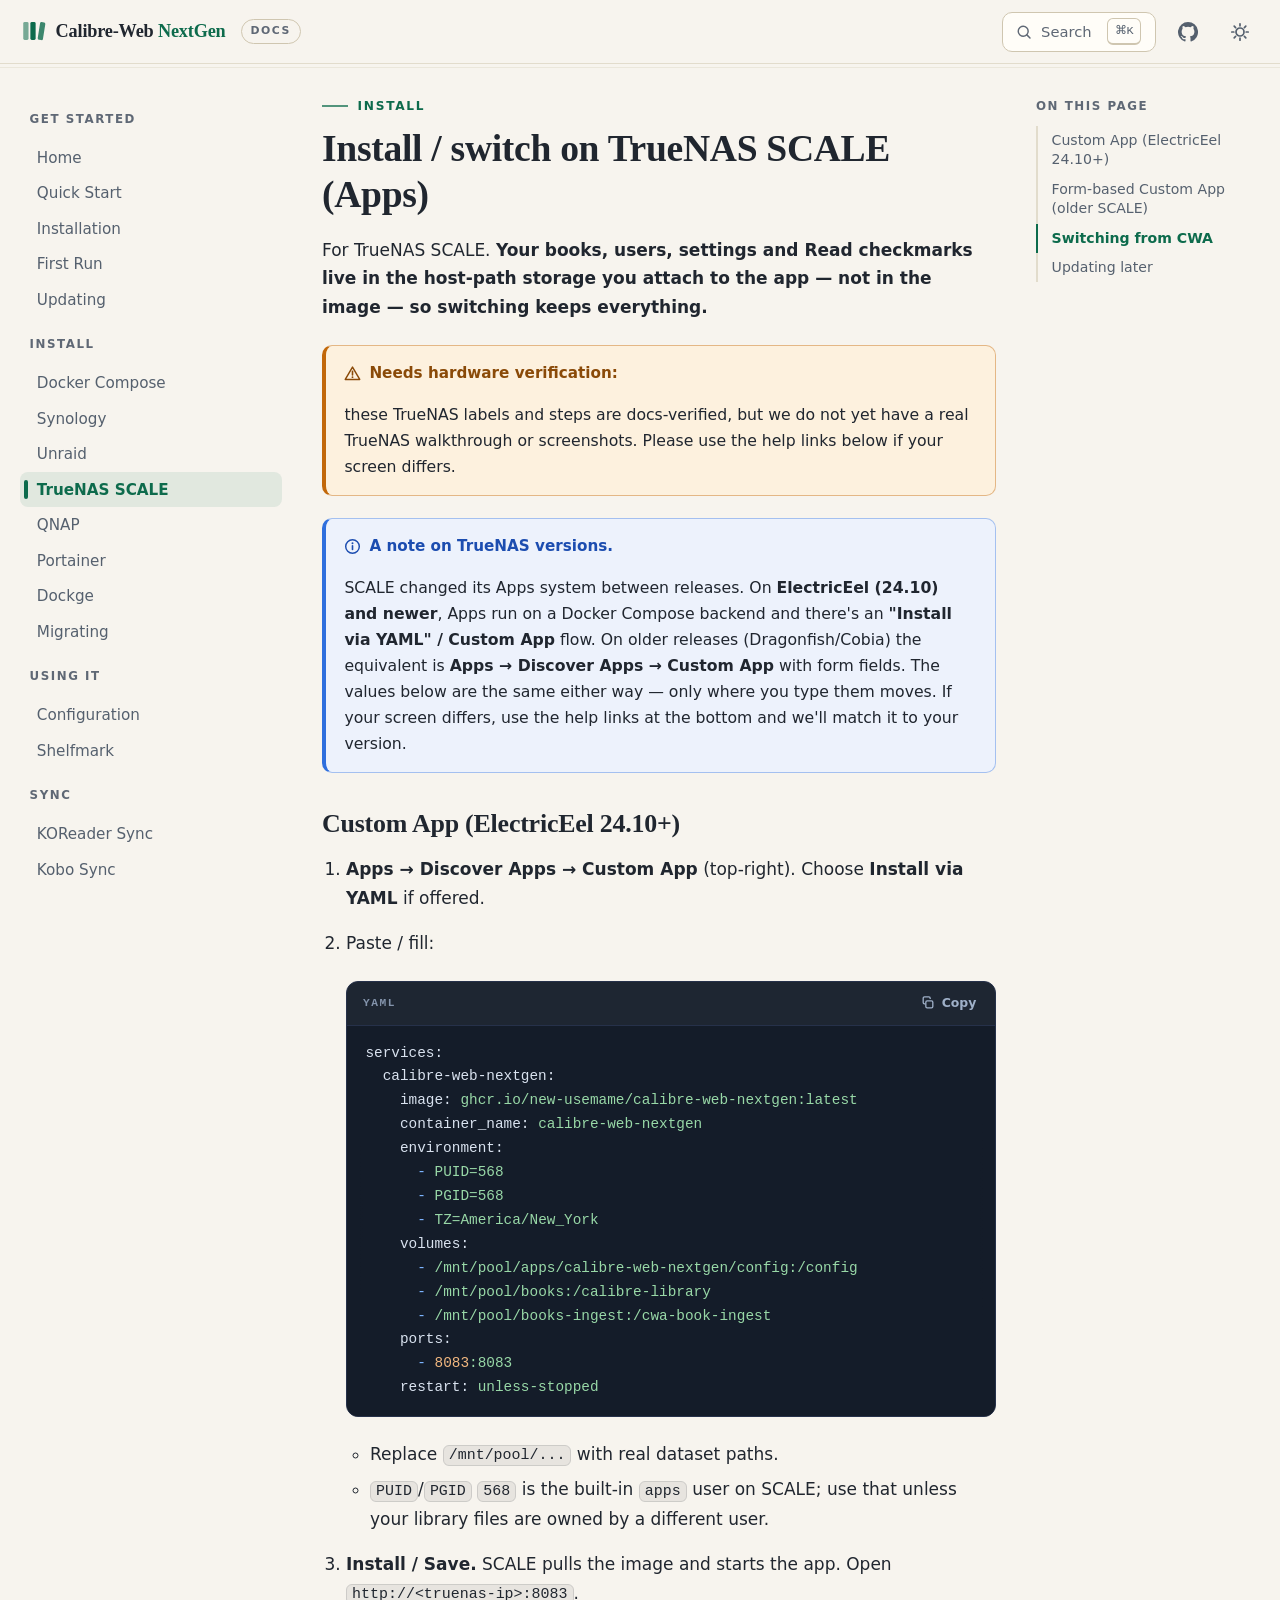
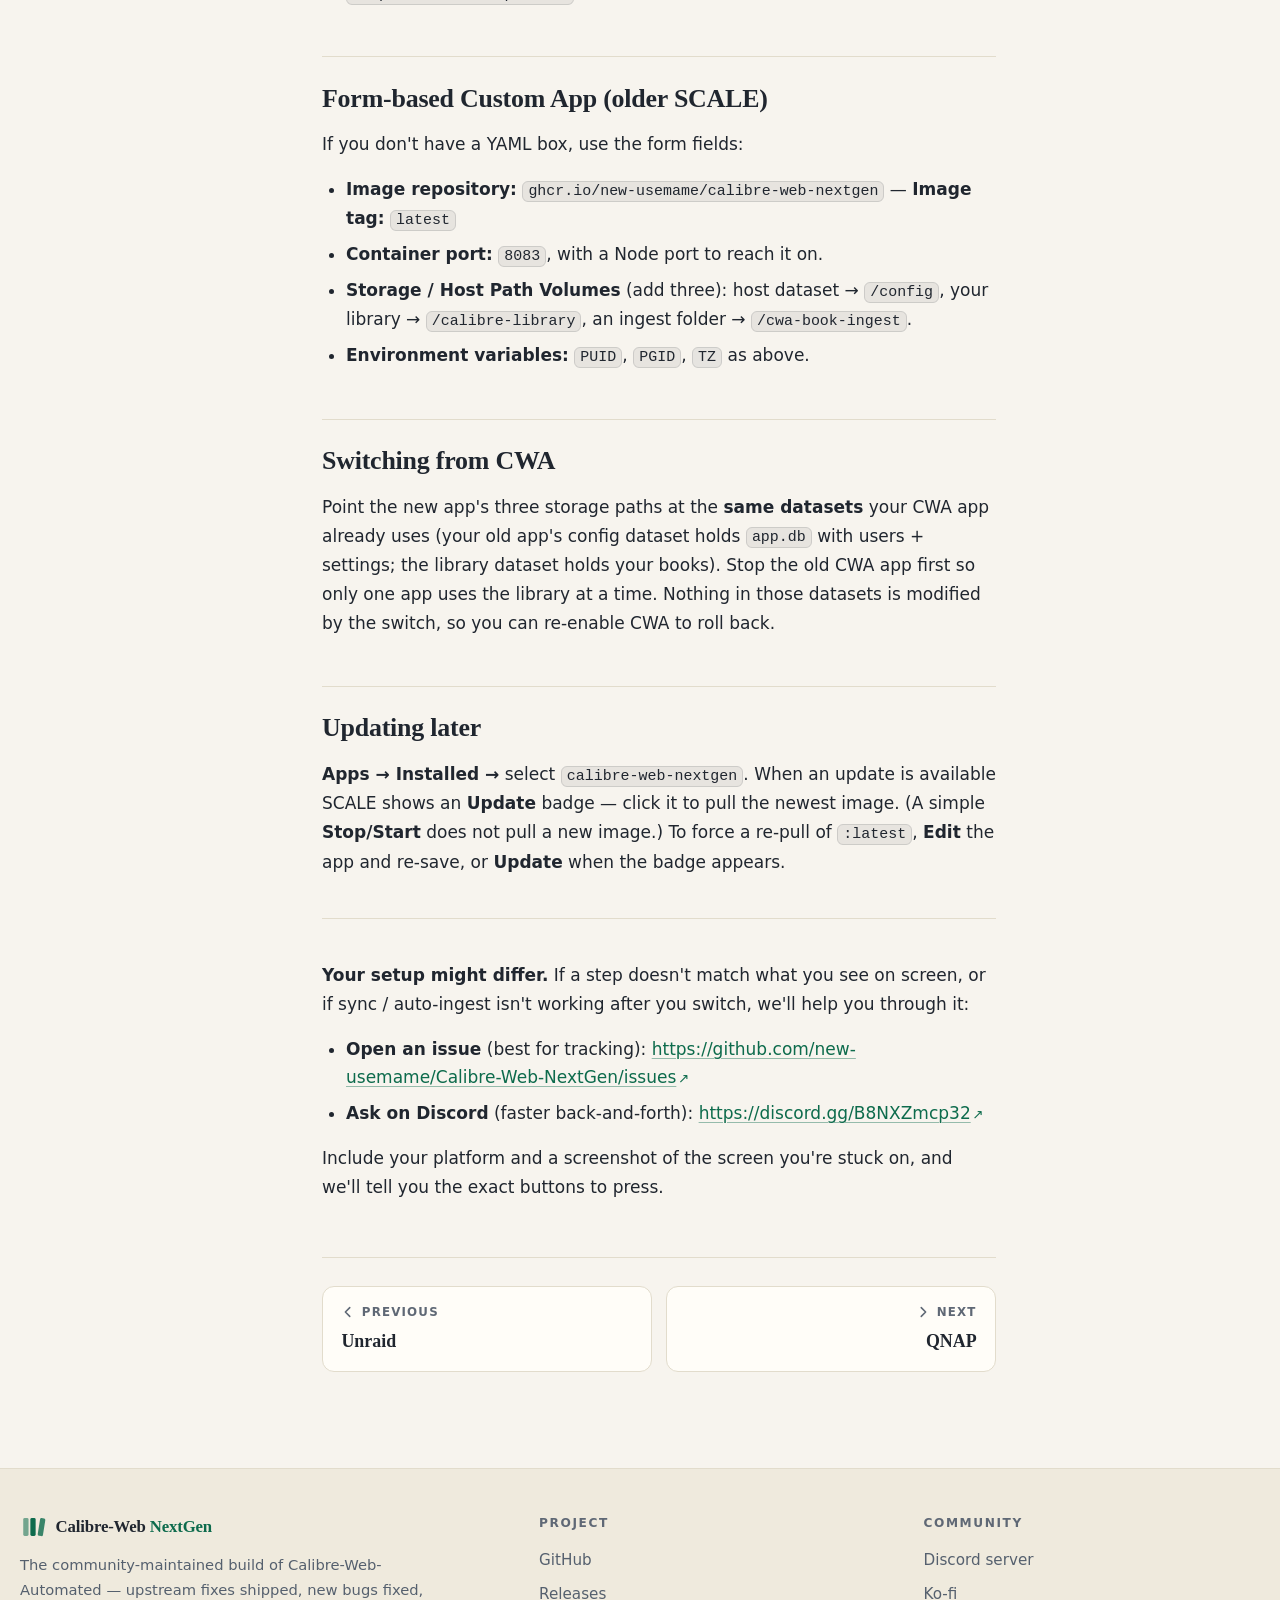
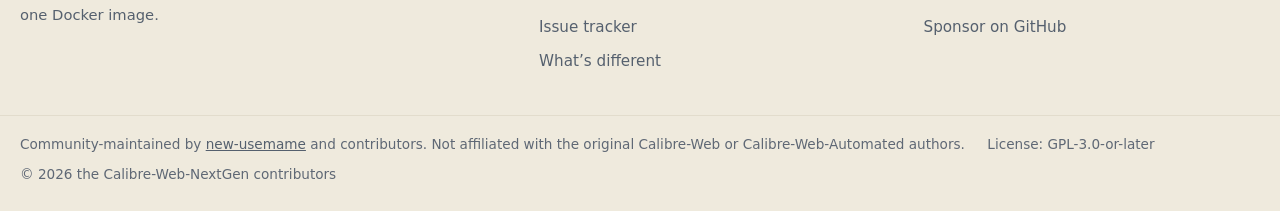
<file: wikisite/dist/install-on-truenas-scale/index.html>
<!DOCTYPE html>
<html lang="en" data-theme="light" data-prefix="../">
<head>
<meta charset="utf-8">
<meta name="viewport" content="width=device-width, initial-scale=1">
<title>TrueNAS SCALE — Calibre-Web NextGen docs</title>
<meta name="description" content="For TrueNAS SCALE. Your books, users, settings and Read checkmarks live in the host-path storage you attach to the app — not in the image — so switching keeps…">
<link rel="canonical" href="https://wiki.calibrewebnextgen.com/install-on-truenas-scale/">
<meta name="theme-color" media="(prefers-color-scheme: light)" content="#f7f4ee">
<meta name="theme-color" media="(prefers-color-scheme: dark)" content="#11151b">
<meta property="og:type" content="website">
<meta property="og:site_name" content="Calibre-Web NextGen docs">
<meta property="og:title" content="TrueNAS SCALE — Calibre-Web NextGen docs">
<meta property="og:description" content="For TrueNAS SCALE. Your books, users, settings and Read checkmarks live in the host-path storage you attach to the app — not in the image — so switching keeps…">
<meta property="og:url" content="https://wiki.calibrewebnextgen.com/install-on-truenas-scale/">
<meta property="og:image" content="https://wiki.calibrewebnextgen.com/img/og.png">
<meta name="twitter:card" content="summary_large_image">
<meta name="twitter:title" content="TrueNAS SCALE — Calibre-Web NextGen docs">
<meta name="twitter:description" content="For TrueNAS SCALE. Your books, users, settings and Read checkmarks live in the host-path storage you attach to the app — not in the image — so switching keeps…">
<meta name="twitter:image" content="https://wiki.calibrewebnextgen.com/img/og.png">
<link rel="icon" href="../favicon.svg" type="image/svg+xml">
<link rel="icon" href="../favicon-32.png" type="image/png" sizes="32x32">
<link rel="apple-touch-icon" href="../apple-touch-icon.png">
<script>try{var t=localStorage.getItem('cwng-theme');if(t!=='light'&&t!=='dark'){t=matchMedia('(prefers-color-scheme: dark)').matches?'dark':'light'}document.documentElement.dataset.theme=t}catch(e){document.documentElement.dataset.theme='light'}</script>
<link rel="stylesheet" href="../assets/site.css">
<script src="../assets/search-index.js" defer></script>
<script src="../assets/site.js" defer></script>
<script type="application/ld+json">{"@context":"https://schema.org","@type":"TechArticle","headline":"TrueNAS SCALE","description":"For TrueNAS SCALE. Your books, users, settings and Read checkmarks live in the host-path storage you attach to the app — not in the image — so switching keeps…","url":"https://wiki.calibrewebnextgen.com/install-on-truenas-scale/","dateModified":"2026-08-10","inLanguage":"en","isAccessibleForFree":true,"author":{"@type":"Organization","name":"Calibre-Web NextGen","url":"https://github.com/new-usemame/Calibre-Web-NextGen"},"publisher":{"@type":"Organization","name":"Calibre-Web NextGen","url":"https://github.com/new-usemame/Calibre-Web-NextGen"},"isPartOf":{"@type":"WebSite","name":"Calibre-Web NextGen docs","url":"https://wiki.calibrewebnextgen.com/"}}</script>
</head>
<body>
<a class="skip-link" href="#main">Skip to content</a>
<header class="site-header">
  <div class="header-inner">
    <button type="button" class="icon-btn" id="nav-toggle" aria-label="Open navigation" aria-expanded="false" aria-controls="site-nav"><svg viewBox="0 0 20 20" fill="none" aria-hidden="true"><path d="M3 5.5h14M3 10h14M3 14.5h14" stroke="currentColor" stroke-width="1.8" stroke-linecap="round"/></svg></button>
    <a class="brand" href="../" aria-label="Calibre-Web NextGen docs home"><svg class="brand-logo" viewBox="0 0 32 32" aria-hidden="true"><rect x="4" y="5" width="6.5" height="22" rx="1.8" fill="currentColor" opacity="0.55"/><rect x="12.75" y="5" width="6.5" height="22" rx="1.8" fill="currentColor"/><rect x="21.5" y="5" width="6.5" height="22" rx="1.8" fill="currentColor" opacity="0.8" transform="rotate(9 24.75 27)"/></svg><span class="brand-name">Calibre-Web <b>NextGen</b></span><span class="brand-tag">Docs</span></a>
    <span class="header-spacer"></span>
    <button type="button" class="search-btn" id="search-button" aria-label="Search the docs"><svg viewBox="0 0 20 20" fill="none" aria-hidden="true"><circle cx="9" cy="9" r="6.2" stroke="currentColor" stroke-width="1.8"/><path d="M13.6 13.6 17.5 17.5" stroke="currentColor" stroke-width="1.8" stroke-linecap="round"/></svg><span class="search-btn-text">Search</span><kbd class="search-btn-kbd">⌘K</kbd></button>
    <a class="icon-btn" href="https://github.com/new-usemame/Calibre-Web-NextGen" aria-label="GitHub repository"><svg viewBox="0 0 16 16" fill="currentColor" aria-hidden="true"><path d="M8 0a8 8 0 0 0-2.53 15.59c.4.07.55-.17.55-.38l-.01-1.49c-2.01.37-2.53-.49-2.69-.94-.09-.23-.48-.94-.82-1.13-.28-.15-.68-.52-.01-.53.63-.01 1.08.58 1.23.82.72 1.21 1.87.87 2.33.66.07-.52.28-.87.51-1.07-1.78-.2-3.64-.89-3.64-3.95 0-.87.31-1.59.82-2.15-.08-.2-.36-1.02.08-2.12 0 0 .67-.21 2.2.82a7.42 7.42 0 0 1 4 0c1.53-1.04 2.2-.82 2.2-.82.44 1.1.16 1.92.08 2.12.51.56.82 1.27.82 2.15 0 3.07-1.87 3.75-3.65 3.95.29.25.54.73.54 1.48l-.01 2.2c0 .21.15.46.55.38A8 8 0 0 0 8 0Z"/></svg></a>
    <button type="button" class="icon-btn" id="theme-toggle" aria-pressed="false" aria-label="Switch to dark theme"><svg class="sun" viewBox="0 0 20 20" fill="none" aria-hidden="true"><circle cx="10" cy="10" r="4" stroke="currentColor" stroke-width="1.7"/><path d="M10 1.8v2M10 16.2v2M1.8 10h2M16.2 10h2M4.2 4.2l1.4 1.4M14.4 14.4l1.4 1.4M15.8 4.2l-1.4 1.4M5.6 14.4l-1.4 1.4" stroke="currentColor" stroke-width="1.7" stroke-linecap="round"/></svg><svg class="moon" viewBox="0 0 20 20" fill="none" aria-hidden="true"><path d="M17.2 12.2A7.5 7.5 0 0 1 7.8 2.8a7.5 7.5 0 1 0 9.4 9.4Z" stroke="currentColor" stroke-width="1.7" stroke-linejoin="round"/></svg></button>
  </div>
</header>
<div id="nav-backdrop"></div>
<div class="layout">
  <nav class="site-nav" id="site-nav" aria-label="Documentation">
    <div class="nav-drawer-head">
      <span class="nav-drawer-title">Docs</span>
      <button type="button" class="icon-btn" id="nav-close" aria-label="Close navigation"><svg viewBox="0 0 20 20" fill="none" aria-hidden="true"><path d="M5 5l10 10M15 5L5 15" stroke="currentColor" stroke-width="1.8" stroke-linecap="round"/></svg></button>
    </div>
    <details class="nav-group" open>
      <summary><svg class="chev" viewBox="0 0 12 12" fill="none" aria-hidden="true"><path d="M2.5 4.5 6 8l3.5-3.5" stroke="currentColor" stroke-width="1.6" stroke-linecap="round" stroke-linejoin="round"/></svg><span>Get Started</span></summary>
      <ul class="nav-list">
        <li><a href="../">Home</a></li>
        <li><a href="../quick-start/">Quick Start</a></li>
        <li><a href="../installation/">Installation</a></li>
        <li><a href="../first-run/">First Run</a></li>
        <li><a href="../updating/">Updating</a></li>
      </ul>
    </details>
    <details class="nav-group" open>
      <summary><svg class="chev" viewBox="0 0 12 12" fill="none" aria-hidden="true"><path d="M2.5 4.5 6 8l3.5-3.5" stroke="currentColor" stroke-width="1.6" stroke-linecap="round" stroke-linejoin="round"/></svg><span>Install</span></summary>
      <ul class="nav-list">
        <li><a href="../install-with-docker-compose/">Docker Compose</a></li>
        <li><a href="../install-on-synology/">Synology</a></li>
        <li><a href="../install-on-unraid/">Unraid</a></li>
        <li><a href="../install-on-truenas-scale/" aria-current="page">TrueNAS SCALE</a></li>
        <li><a href="../install-on-qnap/">QNAP</a></li>
        <li><a href="../install-with-portainer/">Portainer</a></li>
        <li><a href="../install-with-dockge/">Dockge</a></li>
        <li><a href="../migrating/">Migrating</a></li>
      </ul>
    </details>
    <details class="nav-group" open>
      <summary><svg class="chev" viewBox="0 0 12 12" fill="none" aria-hidden="true"><path d="M2.5 4.5 6 8l3.5-3.5" stroke="currentColor" stroke-width="1.6" stroke-linecap="round" stroke-linejoin="round"/></svg><span>Using it</span></summary>
      <ul class="nav-list">
        <li><a href="../configuration/">Configuration</a></li>
        <li><a href="../shelfmark/">Shelfmark</a></li>
      </ul>
    </details>
    <details class="nav-group" open>
      <summary><svg class="chev" viewBox="0 0 12 12" fill="none" aria-hidden="true"><path d="M2.5 4.5 6 8l3.5-3.5" stroke="currentColor" stroke-width="1.6" stroke-linecap="round" stroke-linejoin="round"/></svg><span>Sync</span></summary>
      <ul class="nav-list">
        <li><a href="../koreader-sync/">KOReader Sync</a></li>
        <li><a href="../kobo-sync/">Kobo Sync</a></li>
      </ul>
    </details>
    <details class="nav-group" open>
      <summary><svg class="chev" viewBox="0 0 12 12" fill="none" aria-hidden="true"><path d="M2.5 4.5 6 8l3.5-3.5" stroke="currentColor" stroke-width="1.6" stroke-linecap="round" stroke-linejoin="round"/></svg><span>Help</span></summary>
      <ul class="nav-list">
        <li><a href="../troubleshooting/">Troubleshooting</a></li>
        <li><a href="../differences-from-upstream/">Differences from Upstream</a></li>
        <li><a href="../contributing/">Contributing</a></li>
      </ul>
    </details>
    <div class="nav-externals">
      <a href="https://github.com/new-usemame/Calibre-Web-NextGen"><svg viewBox="0 0 16 16" fill="currentColor" aria-hidden="true"><path d="M8 0a8 8 0 0 0-2.53 15.59c.4.07.55-.17.55-.38l-.01-1.49c-2.01.37-2.53-.49-2.69-.94-.09-.23-.48-.94-.82-1.13-.28-.15-.68-.52-.01-.53.63-.01 1.08.58 1.23.82.72 1.21 1.87.87 2.33.66.07-.52.28-.87.51-1.07-1.78-.2-3.64-.89-3.64-3.95 0-.87.31-1.59.82-2.15-.08-.2-.36-1.02.08-2.12 0 0 .67-.21 2.2.82a7.42 7.42 0 0 1 4 0c1.53-1.04 2.2-.82 2.2-.82.44 1.1.16 1.92.08 2.12.51.56.82 1.27.82 2.15 0 3.07-1.87 3.75-3.65 3.95.29.25.54.73.54 1.48l-.01 2.2c0 .21.15.46.55.38A8 8 0 0 0 8 0Z"/></svg> GitHub</a>
      <a href="https://github.com/new-usemame/Calibre-Web-NextGen/releases">Releases</a>
      <a href="https://github.com/new-usemame/Calibre-Web-NextGen/issues">Issues</a>
      <a href="https://discord.gg/B8NXZmcp32"><svg viewBox="0 0 24 24" fill="currentColor" aria-hidden="true"><path d="M20.32 4.37a19.8 19.8 0 0 0-4.93-1.51 13.8 13.8 0 0 0-.64 1.28 18.3 18.3 0 0 0-5.5 0 13.8 13.8 0 0 0-.64-1.28c-1.71.29-3.37.8-4.93 1.51A20.3 20.3 0 0 0 .1 18.06a19.9 19.9 0 0 0 6.07 3.03c.49-.66.93-1.37 1.3-2.1a12.9 12.9 0 0 1-2.05-.98c.17-.12.34-.25.5-.38a14.2 14.2 0 0 0 12.16 0c.16.13.33.26.5.38-.65.39-1.34.72-2.05.98.37.73.81 1.44 1.3 2.1a19.9 19.9 0 0 0 6.07-3.03 20.3 20.3 0 0 0-3.58-13.69ZM8.02 15.33c-1.18 0-2.16-1.08-2.16-2.42s.95-2.42 2.16-2.42 2.18 1.09 2.16 2.42c0 1.34-.95 2.42-2.16 2.42Zm7.96 0c-1.18 0-2.16-1.08-2.16-2.42s.95-2.42 2.16-2.42 2.18 1.09 2.16 2.42c0 1.34-.95 2.42-2.16 2.42Z"/></svg> Discord</a>
    </div>
  </nav>
  <main id="main">
    <p class="page-eyebrow">Install</p>
    <details class="toc-mobile">
    <summary>On this page</summary>
    <ul>
      <li><a href="#custom-app-electriceel-2410">Custom App (ElectricEel 24.10+)</a></li>
        <li><a href="#form-based-custom-app-older-scale">Form-based Custom App (older SCALE)</a></li>
        <li><a href="#switching-from-cwa">Switching from CWA</a></li>
        <li><a href="#updating-later">Updating later</a></li>
    </ul>
  </details>
    <article class="prose"><h1 id="install--switch-on-truenas-scale-apps"><a class="h-anchor" href="#install--switch-on-truenas-scale-apps" aria-hidden="true" tabindex="-1">#</a>Install / switch on TrueNAS SCALE (Apps)</h1>
<p>For TrueNAS SCALE. <strong>Your books, users, settings and Read checkmarks live in the host-path
storage you attach to the app — not in the image — so switching keeps everything.</strong></p>
<div class="callout callout-warning" role="note" aria-label="Warning"><p class="callout-title"><svg viewBox="0 0 20 20" fill="none" aria-hidden="true"><path d="M10 2.5 18.5 17h-17L10 2.5Z" stroke="currentColor" stroke-width="1.7" stroke-linejoin="round"/><path d="M10 7.5v4.2" stroke="currentColor" stroke-width="1.9" stroke-linecap="round"/><circle cx="10" cy="14.3" r="1.1" fill="currentColor"/></svg>Needs hardware verification:</p>
<p>these TrueNAS labels and steps are docs-verified, but we do not
yet have a real TrueNAS walkthrough or screenshots. Please use the help links below if your screen differs.</p>
</div>
<div class="callout callout-note" role="note" aria-label="Note"><p class="callout-title"><svg viewBox="0 0 20 20" fill="none" aria-hidden="true"><circle cx="10" cy="10" r="8" stroke="currentColor" stroke-width="1.7"/><path d="M10 9.2v4.4" stroke="currentColor" stroke-width="1.9" stroke-linecap="round"/><circle cx="10" cy="6.2" r="1.15" fill="currentColor"/></svg>A note on TrueNAS versions.</p>
<p>SCALE changed its Apps system between releases. On
<strong>ElectricEel (24.10) and newer</strong>, Apps run on a Docker Compose backend and there's an
<strong>&quot;Install via YAML&quot; / Custom App</strong> flow. On older releases (Dragonfish/Cobia) the
equivalent is <strong>Apps → Discover Apps → Custom App</strong> with form fields. The values below are
the same either way — only where you type them moves. If your screen differs, use the help
links at the bottom and we'll match it to your version.</p>
</div>
<h2 id="custom-app-electriceel-2410"><a class="h-anchor" href="#custom-app-electriceel-2410" aria-hidden="true" tabindex="-1">#</a>Custom App (ElectricEel 24.10+)</h2>
<ol>
<li>
<p><strong>Apps → Discover Apps → Custom App</strong> (top-right). Choose <strong>Install via YAML</strong> if offered.</p>
</li>
<li>
<p>Paste / fill:</p>
<div class="codeblock" data-lang="yaml"><div class="codeblock-bar"><span class="codeblock-lang">yaml</span><button type="button" class="copy-btn" aria-label="Copy code to clipboard"><svg class="copy-icon" viewBox="0 0 16 16" fill="none" aria-hidden="true"><rect x="5.5" y="5.5" width="8" height="8" rx="1.5" stroke="currentColor" stroke-width="1.5"/><path d="M10.5 3.5v-1A1.5 1.5 0 0 0 9 1H4a1.5 1.5 0 0 0-1.5 1.5v5A1.5 1.5 0 0 0 4 9h1" stroke="currentColor" stroke-width="1.5"/></svg><svg class="copy-check" viewBox="0 0 16 16" fill="none" aria-hidden="true"><path d="M2.5 8.5 6 12 13.5 4.5" stroke="currentColor" stroke-width="2" stroke-linecap="round" stroke-linejoin="round"/></svg><span class="copy-label">Copy</span></button></div><pre><code class="hljs language-yaml"><span class="hljs-attr">services:</span>
  <span class="hljs-attr">calibre-web-nextgen:</span>
    <span class="hljs-attr">image:</span> <span class="hljs-string">ghcr.io/new-usemame/calibre-web-nextgen:latest</span>
    <span class="hljs-attr">container_name:</span> <span class="hljs-string">calibre-web-nextgen</span>
    <span class="hljs-attr">environment:</span>
      <span class="hljs-bullet">-</span> <span class="hljs-string">PUID=568</span>
      <span class="hljs-bullet">-</span> <span class="hljs-string">PGID=568</span>
      <span class="hljs-bullet">-</span> <span class="hljs-string">TZ=America/New_York</span>
    <span class="hljs-attr">volumes:</span>
      <span class="hljs-bullet">-</span> <span class="hljs-string">/mnt/pool/apps/calibre-web-nextgen/config:/config</span>
      <span class="hljs-bullet">-</span> <span class="hljs-string">/mnt/pool/books:/calibre-library</span>
      <span class="hljs-bullet">-</span> <span class="hljs-string">/mnt/pool/books-ingest:/cwa-book-ingest</span>
    <span class="hljs-attr">ports:</span>
      <span class="hljs-bullet">-</span> <span class="hljs-number">8083</span><span class="hljs-string">:8083</span>
    <span class="hljs-attr">restart:</span> <span class="hljs-string">unless-stopped</span>
</code></pre></div>
<ul>
<li>Replace <code>/mnt/pool/...</code> with real dataset paths.</li>
<li><code>PUID</code>/<code>PGID</code> <code>568</code> is the built-in <code>apps</code> user on SCALE; use that unless your library
files are owned by a different user.</li>
</ul>
</li>
<li>
<p><strong>Install / Save.</strong> SCALE pulls the image and starts the app. Open <code>http://&lt;truenas-ip&gt;:8083</code>.</p>
</li>
</ol>
<h2 id="form-based-custom-app-older-scale"><a class="h-anchor" href="#form-based-custom-app-older-scale" aria-hidden="true" tabindex="-1">#</a>Form-based Custom App (older SCALE)</h2>
<p>If you don't have a YAML box, use the form fields:</p>
<ul>
<li><strong>Image repository:</strong> <code>ghcr.io/new-usemame/calibre-web-nextgen</code> — <strong>Image tag:</strong> <code>latest</code></li>
<li><strong>Container port:</strong> <code>8083</code>, with a Node port to reach it on.</li>
<li><strong>Storage / Host Path Volumes</strong> (add three): host dataset → <code>/config</code>,
your library → <code>/calibre-library</code>, an ingest folder → <code>/cwa-book-ingest</code>.</li>
<li><strong>Environment variables:</strong> <code>PUID</code>, <code>PGID</code>, <code>TZ</code> as above.</li>
</ul>
<h2 id="switching-from-cwa"><a class="h-anchor" href="#switching-from-cwa" aria-hidden="true" tabindex="-1">#</a>Switching from CWA</h2>
<p>Point the new app's three storage paths at the <strong>same datasets</strong> your CWA app already uses
(your old app's config dataset holds <code>app.db</code> with users + settings; the library dataset holds
your books). Stop the old CWA app first so only one app uses the library at a time. Nothing in
those datasets is modified by the switch, so you can re-enable CWA to roll back.</p>
<h2 id="updating-later"><a class="h-anchor" href="#updating-later" aria-hidden="true" tabindex="-1">#</a>Updating later</h2>
<p><strong>Apps → Installed →</strong> select <code>calibre-web-nextgen</code>. When an update is available SCALE shows an
<strong>Update</strong> badge — click it to pull the newest image. (A simple <strong>Stop/Start</strong> does not pull a
new image.) To force a re-pull of <code>:latest</code>, <strong>Edit</strong> the app and re-save, or <strong>Update</strong> when
the badge appears.</p>
<hr>
<p><strong>Your setup might differ.</strong> If a step doesn't match what you see on screen, or if
sync / auto-ingest isn't working after you switch, we'll help you through it:</p>
<ul>
<li><strong>Open an issue</strong> (best for tracking): <a href="https://github.com/new-usemame/Calibre-Web-NextGen/issues" rel="noopener" class="ext">https://github.com/new-usemame/Calibre-Web-NextGen/issues</a></li>
<li><strong>Ask on Discord</strong> (faster back-and-forth): <a href="https://discord.gg/B8NXZmcp32" rel="noopener" class="ext">https://discord.gg/B8NXZmcp32</a></li>
</ul>
<p>Include your platform and a screenshot of the screen you're stuck on, and we'll tell you
the exact buttons to press.</p>
</article>
    <nav class="prev-next" aria-label="Previous and next pages">
    <a class="pn-card pn-prev" href="../install-on-unraid/"><span class="pn-label"><svg viewBox="0 0 16 16" fill="none" aria-hidden="true"><path d="M10 3 5 8l5 5" stroke="currentColor" stroke-width="1.8" stroke-linecap="round" stroke-linejoin="round"/></svg>Previous</span><span class="pn-title">Unraid</span></a>
    <a class="pn-card pn-next" href="../install-on-qnap/"><span class="pn-label"><svg viewBox="0 0 16 16" fill="none" aria-hidden="true"><path d="m6 3 5 5-5 5" stroke="currentColor" stroke-width="1.8" stroke-linecap="round" stroke-linejoin="round"/></svg>Next</span><span class="pn-title">QNAP</span></a>
  </nav>
  </main>
  <nav class="toc" id="on-this-page" aria-label="On this page">
      <p class="toc-title">On this page</p>
      <ul>
        <li><a href="#custom-app-electriceel-2410">Custom App (ElectricEel 24.10+)</a></li>
        <li><a href="#form-based-custom-app-older-scale">Form-based Custom App (older SCALE)</a></li>
        <li><a href="#switching-from-cwa">Switching from CWA</a></li>
        <li><a href="#updating-later">Updating later</a></li>
      </ul>
    </nav>
</div>
<footer class="site-footer">
  <div class="footer-inner">
    <div class="footer-brand">
      <a class="brand" href="../"><svg class="brand-logo" viewBox="0 0 32 32" aria-hidden="true"><rect x="4" y="5" width="6.5" height="22" rx="1.8" fill="currentColor" opacity="0.55"/><rect x="12.75" y="5" width="6.5" height="22" rx="1.8" fill="currentColor"/><rect x="21.5" y="5" width="6.5" height="22" rx="1.8" fill="currentColor" opacity="0.8" transform="rotate(9 24.75 27)"/></svg><span class="brand-name">Calibre-Web <b>NextGen</b></span></a>
      <p>The community-maintained build of Calibre-Web-Automated — upstream fixes shipped, new bugs fixed, one Docker image.</p>
    </div>
    <nav class="footer-col" aria-label="Project links">
      <h2>Project</h2>
      <ul>
        <li><a href="https://github.com/new-usemame/Calibre-Web-NextGen">GitHub</a></li>
        <li><a href="https://github.com/new-usemame/Calibre-Web-NextGen/releases">Releases</a></li>
        <li><a href="https://github.com/new-usemame/Calibre-Web-NextGen/issues">Issue tracker</a></li>
        <li><a href="https://github.com/new-usemame/Calibre-Web-NextGen/blob/main/CHANGES-vs-upstream.md">What&rsquo;s different</a></li>
      </ul>
    </nav>
    <nav class="footer-col" aria-label="Community links">
      <h2>Community</h2>
      <ul>
        <li><a href="https://discord.gg/B8NXZmcp32">Discord server</a></li>
        <li><a href="https://ko-fi.com/calibrewebnextgen">Ko-fi</a></li>
        <li><a href="https://github.com/sponsors/new-usemame">Sponsor on GitHub</a></li>
      </ul>
    </nav>
  </div>
  <div class="footer-legal">
    <span>Community-maintained by <a href="https://github.com/new-usemame">new-usemame</a> and contributors. Not affiliated with the original Calibre-Web or Calibre-Web-Automated authors.</span>
    <span>License: GPL-3.0-or-later</span>
    <span>&copy; <span id="footer-year">2026</span> the Calibre-Web-NextGen contributors</span>
  </div>
</footer>
<div id="search-overlay" hidden>
  <div class="search-backdrop" data-close-search></div>
  <div class="search-modal" role="dialog" aria-modal="true" aria-label="Search the docs">
    <div class="search-box">
      <svg viewBox="0 0 20 20" fill="none" aria-hidden="true"><circle cx="9" cy="9" r="6.2" stroke="currentColor" stroke-width="1.8"/><path d="M13.6 13.6 17.5 17.5" stroke="currentColor" stroke-width="1.8" stroke-linecap="round"/></svg>
      <input id="search-input" type="search" placeholder="Search the docs…" autocomplete="off"
        spellcheck="false" role="combobox" aria-expanded="true" aria-controls="search-results"
        aria-label="Search the docs">
      <kbd>Esc</kbd>
    </div>
    <ul id="search-results" role="listbox" aria-label="Search results"></ul>
    <div class="search-foot">
      <span><kbd>↑</kbd><kbd>↓</kbd> move</span>
      <span><kbd>Enter</kbd> open</span>
      <span><kbd>Esc</kbd> close</span>
    </div>
  </div>
</div>
</body>
</html>
</file>
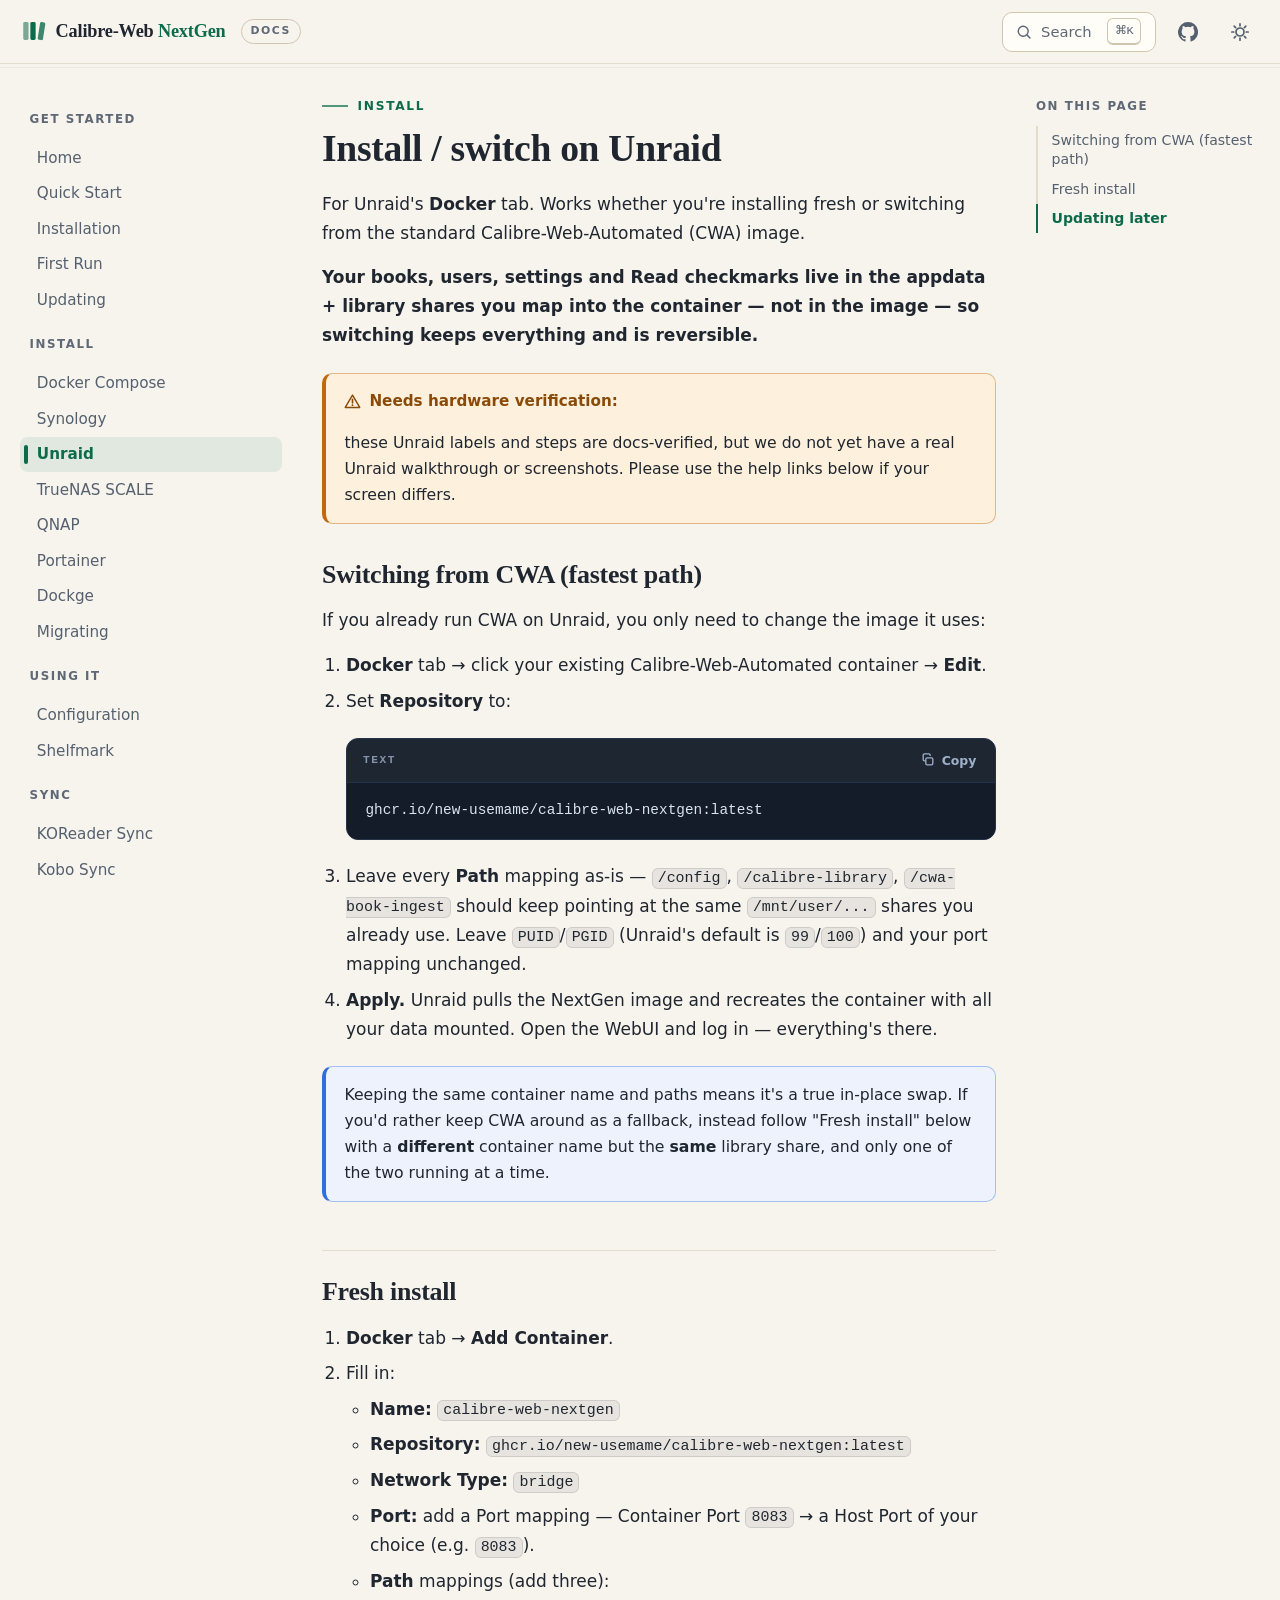
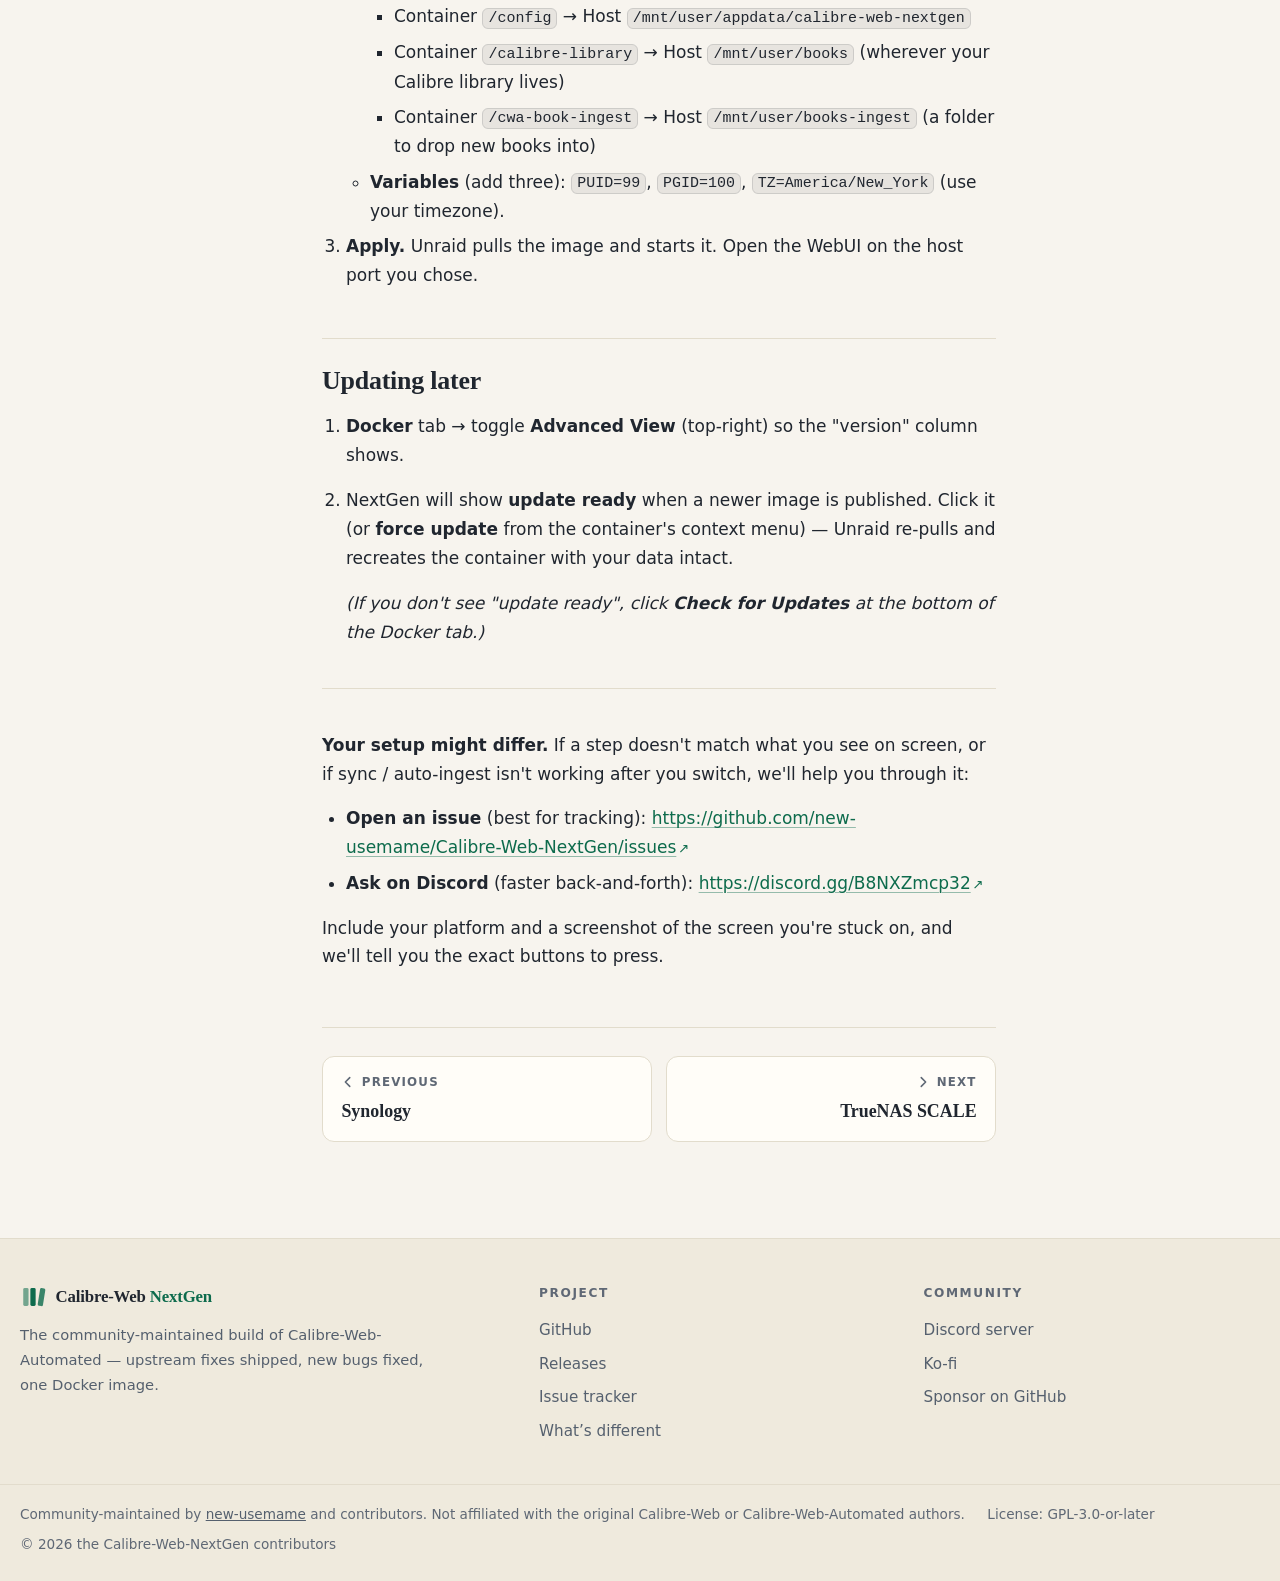
<file: wikisite/dist/install-on-unraid/index.html>
<!DOCTYPE html>
<html lang="en" data-theme="light" data-prefix="../">
<head>
<meta charset="utf-8">
<meta name="viewport" content="width=device-width, initial-scale=1">
<title>Unraid — Calibre-Web NextGen docs</title>
<meta name="description" content="For Unraid's Docker tab. Works whether you're installing fresh or switching from the standard Calibre-Web-Automated (CWA) image.">
<link rel="canonical" href="https://wiki.calibrewebnextgen.com/install-on-unraid/">
<meta name="theme-color" media="(prefers-color-scheme: light)" content="#f7f4ee">
<meta name="theme-color" media="(prefers-color-scheme: dark)" content="#11151b">
<meta property="og:type" content="website">
<meta property="og:site_name" content="Calibre-Web NextGen docs">
<meta property="og:title" content="Unraid — Calibre-Web NextGen docs">
<meta property="og:description" content="For Unraid's Docker tab. Works whether you're installing fresh or switching from the standard Calibre-Web-Automated (CWA) image.">
<meta property="og:url" content="https://wiki.calibrewebnextgen.com/install-on-unraid/">
<meta property="og:image" content="https://wiki.calibrewebnextgen.com/img/og.png">
<meta name="twitter:card" content="summary_large_image">
<meta name="twitter:title" content="Unraid — Calibre-Web NextGen docs">
<meta name="twitter:description" content="For Unraid's Docker tab. Works whether you're installing fresh or switching from the standard Calibre-Web-Automated (CWA) image.">
<meta name="twitter:image" content="https://wiki.calibrewebnextgen.com/img/og.png">
<link rel="icon" href="../favicon.svg" type="image/svg+xml">
<link rel="icon" href="../favicon-32.png" type="image/png" sizes="32x32">
<link rel="apple-touch-icon" href="../apple-touch-icon.png">
<script>try{var t=localStorage.getItem('cwng-theme');if(t!=='light'&&t!=='dark'){t=matchMedia('(prefers-color-scheme: dark)').matches?'dark':'light'}document.documentElement.dataset.theme=t}catch(e){document.documentElement.dataset.theme='light'}</script>
<link rel="stylesheet" href="../assets/site.css">
<script src="../assets/search-index.js" defer></script>
<script src="../assets/site.js" defer></script>
<script type="application/ld+json">{"@context":"https://schema.org","@type":"TechArticle","headline":"Unraid","description":"For Unraid's Docker tab. Works whether you're installing fresh or switching from the standard Calibre-Web-Automated (CWA) image.","url":"https://wiki.calibrewebnextgen.com/install-on-unraid/","dateModified":"2026-08-10","inLanguage":"en","isAccessibleForFree":true,"author":{"@type":"Organization","name":"Calibre-Web NextGen","url":"https://github.com/new-usemame/Calibre-Web-NextGen"},"publisher":{"@type":"Organization","name":"Calibre-Web NextGen","url":"https://github.com/new-usemame/Calibre-Web-NextGen"},"isPartOf":{"@type":"WebSite","name":"Calibre-Web NextGen docs","url":"https://wiki.calibrewebnextgen.com/"}}</script>
</head>
<body>
<a class="skip-link" href="#main">Skip to content</a>
<header class="site-header">
  <div class="header-inner">
    <button type="button" class="icon-btn" id="nav-toggle" aria-label="Open navigation" aria-expanded="false" aria-controls="site-nav"><svg viewBox="0 0 20 20" fill="none" aria-hidden="true"><path d="M3 5.5h14M3 10h14M3 14.5h14" stroke="currentColor" stroke-width="1.8" stroke-linecap="round"/></svg></button>
    <a class="brand" href="../" aria-label="Calibre-Web NextGen docs home"><svg class="brand-logo" viewBox="0 0 32 32" aria-hidden="true"><rect x="4" y="5" width="6.5" height="22" rx="1.8" fill="currentColor" opacity="0.55"/><rect x="12.75" y="5" width="6.5" height="22" rx="1.8" fill="currentColor"/><rect x="21.5" y="5" width="6.5" height="22" rx="1.8" fill="currentColor" opacity="0.8" transform="rotate(9 24.75 27)"/></svg><span class="brand-name">Calibre-Web <b>NextGen</b></span><span class="brand-tag">Docs</span></a>
    <span class="header-spacer"></span>
    <button type="button" class="search-btn" id="search-button" aria-label="Search the docs"><svg viewBox="0 0 20 20" fill="none" aria-hidden="true"><circle cx="9" cy="9" r="6.2" stroke="currentColor" stroke-width="1.8"/><path d="M13.6 13.6 17.5 17.5" stroke="currentColor" stroke-width="1.8" stroke-linecap="round"/></svg><span class="search-btn-text">Search</span><kbd class="search-btn-kbd">⌘K</kbd></button>
    <a class="icon-btn" href="https://github.com/new-usemame/Calibre-Web-NextGen" aria-label="GitHub repository"><svg viewBox="0 0 16 16" fill="currentColor" aria-hidden="true"><path d="M8 0a8 8 0 0 0-2.53 15.59c.4.07.55-.17.55-.38l-.01-1.49c-2.01.37-2.53-.49-2.69-.94-.09-.23-.48-.94-.82-1.13-.28-.15-.68-.52-.01-.53.63-.01 1.08.58 1.23.82.72 1.21 1.87.87 2.33.66.07-.52.28-.87.51-1.07-1.78-.2-3.64-.89-3.64-3.95 0-.87.31-1.59.82-2.15-.08-.2-.36-1.02.08-2.12 0 0 .67-.21 2.2.82a7.42 7.42 0 0 1 4 0c1.53-1.04 2.2-.82 2.2-.82.44 1.1.16 1.92.08 2.12.51.56.82 1.27.82 2.15 0 3.07-1.87 3.75-3.65 3.95.29.25.54.73.54 1.48l-.01 2.2c0 .21.15.46.55.38A8 8 0 0 0 8 0Z"/></svg></a>
    <button type="button" class="icon-btn" id="theme-toggle" aria-pressed="false" aria-label="Switch to dark theme"><svg class="sun" viewBox="0 0 20 20" fill="none" aria-hidden="true"><circle cx="10" cy="10" r="4" stroke="currentColor" stroke-width="1.7"/><path d="M10 1.8v2M10 16.2v2M1.8 10h2M16.2 10h2M4.2 4.2l1.4 1.4M14.4 14.4l1.4 1.4M15.8 4.2l-1.4 1.4M5.6 14.4l-1.4 1.4" stroke="currentColor" stroke-width="1.7" stroke-linecap="round"/></svg><svg class="moon" viewBox="0 0 20 20" fill="none" aria-hidden="true"><path d="M17.2 12.2A7.5 7.5 0 0 1 7.8 2.8a7.5 7.5 0 1 0 9.4 9.4Z" stroke="currentColor" stroke-width="1.7" stroke-linejoin="round"/></svg></button>
  </div>
</header>
<div id="nav-backdrop"></div>
<div class="layout">
  <nav class="site-nav" id="site-nav" aria-label="Documentation">
    <div class="nav-drawer-head">
      <span class="nav-drawer-title">Docs</span>
      <button type="button" class="icon-btn" id="nav-close" aria-label="Close navigation"><svg viewBox="0 0 20 20" fill="none" aria-hidden="true"><path d="M5 5l10 10M15 5L5 15" stroke="currentColor" stroke-width="1.8" stroke-linecap="round"/></svg></button>
    </div>
    <details class="nav-group" open>
      <summary><svg class="chev" viewBox="0 0 12 12" fill="none" aria-hidden="true"><path d="M2.5 4.5 6 8l3.5-3.5" stroke="currentColor" stroke-width="1.6" stroke-linecap="round" stroke-linejoin="round"/></svg><span>Get Started</span></summary>
      <ul class="nav-list">
        <li><a href="../">Home</a></li>
        <li><a href="../quick-start/">Quick Start</a></li>
        <li><a href="../installation/">Installation</a></li>
        <li><a href="../first-run/">First Run</a></li>
        <li><a href="../updating/">Updating</a></li>
      </ul>
    </details>
    <details class="nav-group" open>
      <summary><svg class="chev" viewBox="0 0 12 12" fill="none" aria-hidden="true"><path d="M2.5 4.5 6 8l3.5-3.5" stroke="currentColor" stroke-width="1.6" stroke-linecap="round" stroke-linejoin="round"/></svg><span>Install</span></summary>
      <ul class="nav-list">
        <li><a href="../install-with-docker-compose/">Docker Compose</a></li>
        <li><a href="../install-on-synology/">Synology</a></li>
        <li><a href="../install-on-unraid/" aria-current="page">Unraid</a></li>
        <li><a href="../install-on-truenas-scale/">TrueNAS SCALE</a></li>
        <li><a href="../install-on-qnap/">QNAP</a></li>
        <li><a href="../install-with-portainer/">Portainer</a></li>
        <li><a href="../install-with-dockge/">Dockge</a></li>
        <li><a href="../migrating/">Migrating</a></li>
      </ul>
    </details>
    <details class="nav-group" open>
      <summary><svg class="chev" viewBox="0 0 12 12" fill="none" aria-hidden="true"><path d="M2.5 4.5 6 8l3.5-3.5" stroke="currentColor" stroke-width="1.6" stroke-linecap="round" stroke-linejoin="round"/></svg><span>Using it</span></summary>
      <ul class="nav-list">
        <li><a href="../configuration/">Configuration</a></li>
        <li><a href="../shelfmark/">Shelfmark</a></li>
      </ul>
    </details>
    <details class="nav-group" open>
      <summary><svg class="chev" viewBox="0 0 12 12" fill="none" aria-hidden="true"><path d="M2.5 4.5 6 8l3.5-3.5" stroke="currentColor" stroke-width="1.6" stroke-linecap="round" stroke-linejoin="round"/></svg><span>Sync</span></summary>
      <ul class="nav-list">
        <li><a href="../koreader-sync/">KOReader Sync</a></li>
        <li><a href="../kobo-sync/">Kobo Sync</a></li>
      </ul>
    </details>
    <details class="nav-group" open>
      <summary><svg class="chev" viewBox="0 0 12 12" fill="none" aria-hidden="true"><path d="M2.5 4.5 6 8l3.5-3.5" stroke="currentColor" stroke-width="1.6" stroke-linecap="round" stroke-linejoin="round"/></svg><span>Help</span></summary>
      <ul class="nav-list">
        <li><a href="../troubleshooting/">Troubleshooting</a></li>
        <li><a href="../differences-from-upstream/">Differences from Upstream</a></li>
        <li><a href="../contributing/">Contributing</a></li>
      </ul>
    </details>
    <div class="nav-externals">
      <a href="https://github.com/new-usemame/Calibre-Web-NextGen"><svg viewBox="0 0 16 16" fill="currentColor" aria-hidden="true"><path d="M8 0a8 8 0 0 0-2.53 15.59c.4.07.55-.17.55-.38l-.01-1.49c-2.01.37-2.53-.49-2.69-.94-.09-.23-.48-.94-.82-1.13-.28-.15-.68-.52-.01-.53.63-.01 1.08.58 1.23.82.72 1.21 1.87.87 2.33.66.07-.52.28-.87.51-1.07-1.78-.2-3.64-.89-3.64-3.95 0-.87.31-1.59.82-2.15-.08-.2-.36-1.02.08-2.12 0 0 .67-.21 2.2.82a7.42 7.42 0 0 1 4 0c1.53-1.04 2.2-.82 2.2-.82.44 1.1.16 1.92.08 2.12.51.56.82 1.27.82 2.15 0 3.07-1.87 3.75-3.65 3.95.29.25.54.73.54 1.48l-.01 2.2c0 .21.15.46.55.38A8 8 0 0 0 8 0Z"/></svg> GitHub</a>
      <a href="https://github.com/new-usemame/Calibre-Web-NextGen/releases">Releases</a>
      <a href="https://github.com/new-usemame/Calibre-Web-NextGen/issues">Issues</a>
      <a href="https://discord.gg/B8NXZmcp32"><svg viewBox="0 0 24 24" fill="currentColor" aria-hidden="true"><path d="M20.32 4.37a19.8 19.8 0 0 0-4.93-1.51 13.8 13.8 0 0 0-.64 1.28 18.3 18.3 0 0 0-5.5 0 13.8 13.8 0 0 0-.64-1.28c-1.71.29-3.37.8-4.93 1.51A20.3 20.3 0 0 0 .1 18.06a19.9 19.9 0 0 0 6.07 3.03c.49-.66.93-1.37 1.3-2.1a12.9 12.9 0 0 1-2.05-.98c.17-.12.34-.25.5-.38a14.2 14.2 0 0 0 12.16 0c.16.13.33.26.5.38-.65.39-1.34.72-2.05.98.37.73.81 1.44 1.3 2.1a19.9 19.9 0 0 0 6.07-3.03 20.3 20.3 0 0 0-3.58-13.69ZM8.02 15.33c-1.18 0-2.16-1.08-2.16-2.42s.95-2.42 2.16-2.42 2.18 1.09 2.16 2.42c0 1.34-.95 2.42-2.16 2.42Zm7.96 0c-1.18 0-2.16-1.08-2.16-2.42s.95-2.42 2.16-2.42 2.18 1.09 2.16 2.42c0 1.34-.95 2.42-2.16 2.42Z"/></svg> Discord</a>
    </div>
  </nav>
  <main id="main">
    <p class="page-eyebrow">Install</p>
    <details class="toc-mobile">
    <summary>On this page</summary>
    <ul>
      <li><a href="#switching-from-cwa-fastest-path">Switching from CWA (fastest path)</a></li>
        <li><a href="#fresh-install">Fresh install</a></li>
        <li><a href="#updating-later">Updating later</a></li>
    </ul>
  </details>
    <article class="prose"><h1 id="install--switch-on-unraid"><a class="h-anchor" href="#install--switch-on-unraid" aria-hidden="true" tabindex="-1">#</a>Install / switch on Unraid</h1>
<p>For Unraid's <strong>Docker</strong> tab. Works whether you're installing fresh or switching from the
standard Calibre-Web-Automated (CWA) image.</p>
<p><strong>Your books, users, settings and Read checkmarks live in the appdata + library shares you
map into the container — not in the image — so switching keeps everything and is reversible.</strong></p>
<div class="callout callout-warning" role="note" aria-label="Warning"><p class="callout-title"><svg viewBox="0 0 20 20" fill="none" aria-hidden="true"><path d="M10 2.5 18.5 17h-17L10 2.5Z" stroke="currentColor" stroke-width="1.7" stroke-linejoin="round"/><path d="M10 7.5v4.2" stroke="currentColor" stroke-width="1.9" stroke-linecap="round"/><circle cx="10" cy="14.3" r="1.1" fill="currentColor"/></svg>Needs hardware verification:</p>
<p>these Unraid labels and steps are docs-verified, but we do not
yet have a real Unraid walkthrough or screenshots. Please use the help links below if your screen differs.</p>
</div>
<h2 id="switching-from-cwa-fastest-path"><a class="h-anchor" href="#switching-from-cwa-fastest-path" aria-hidden="true" tabindex="-1">#</a>Switching from CWA (fastest path)</h2>
<p>If you already run CWA on Unraid, you only need to change the image it uses:</p>
<ol>
<li><strong>Docker</strong> tab → click your existing Calibre-Web-Automated container → <strong>Edit</strong>.</li>
<li>Set <strong>Repository</strong> to:<div class="codeblock" data-lang="text"><div class="codeblock-bar"><span class="codeblock-lang">text</span><button type="button" class="copy-btn" aria-label="Copy code to clipboard"><svg class="copy-icon" viewBox="0 0 16 16" fill="none" aria-hidden="true"><rect x="5.5" y="5.5" width="8" height="8" rx="1.5" stroke="currentColor" stroke-width="1.5"/><path d="M10.5 3.5v-1A1.5 1.5 0 0 0 9 1H4a1.5 1.5 0 0 0-1.5 1.5v5A1.5 1.5 0 0 0 4 9h1" stroke="currentColor" stroke-width="1.5"/></svg><svg class="copy-check" viewBox="0 0 16 16" fill="none" aria-hidden="true"><path d="M2.5 8.5 6 12 13.5 4.5" stroke="currentColor" stroke-width="2" stroke-linecap="round" stroke-linejoin="round"/></svg><span class="copy-label">Copy</span></button></div><pre><code class="hljs language-text">ghcr.io/new-usemame/calibre-web-nextgen:latest
</code></pre></div>
</li>
<li>Leave every <strong>Path</strong> mapping as-is — <code>/config</code>, <code>/calibre-library</code>, <code>/cwa-book-ingest</code>
should keep pointing at the same <code>/mnt/user/...</code> shares you already use. Leave <code>PUID</code>/<code>PGID</code>
(Unraid's default is <code>99</code>/<code>100</code>) and your port mapping unchanged.</li>
<li><strong>Apply.</strong> Unraid pulls the NextGen image and recreates the container with all your data
mounted. Open the WebUI and log in — everything's there.</li>
</ol>
<div class="callout callout-note" role="note" aria-label="Note">
<p>Keeping the same container name and paths means it's a true in-place swap. If you'd rather
keep CWA around as a fallback, instead follow &quot;Fresh install&quot; below with a <strong>different</strong>
container name but the <strong>same</strong> library share, and only one of the two running at a time.</p>
</div>
<h2 id="fresh-install"><a class="h-anchor" href="#fresh-install" aria-hidden="true" tabindex="-1">#</a>Fresh install</h2>
<ol>
<li><strong>Docker</strong> tab → <strong>Add Container</strong>.</li>
<li>Fill in:
<ul>
<li><strong>Name:</strong> <code>calibre-web-nextgen</code></li>
<li><strong>Repository:</strong> <code>ghcr.io/new-usemame/calibre-web-nextgen:latest</code></li>
<li><strong>Network Type:</strong> <code>bridge</code></li>
<li><strong>Port:</strong> add a Port mapping — Container Port <code>8083</code> → a Host Port of your choice (e.g. <code>8083</code>).</li>
<li><strong>Path</strong> mappings (add three):
<ul>
<li>Container <code>/config</code> → Host <code>/mnt/user/appdata/calibre-web-nextgen</code></li>
<li>Container <code>/calibre-library</code> → Host <code>/mnt/user/books</code> (wherever your Calibre library lives)</li>
<li>Container <code>/cwa-book-ingest</code> → Host <code>/mnt/user/books-ingest</code> (a folder to drop new books into)</li>
</ul>
</li>
<li><strong>Variables</strong> (add three): <code>PUID=99</code>, <code>PGID=100</code>, <code>TZ=America/New_York</code> (use your timezone).</li>
</ul>
</li>
<li><strong>Apply.</strong> Unraid pulls the image and starts it. Open the WebUI on the host port you chose.</li>
</ol>
<h2 id="updating-later"><a class="h-anchor" href="#updating-later" aria-hidden="true" tabindex="-1">#</a>Updating later</h2>
<ol>
<li>
<p><strong>Docker</strong> tab → toggle <strong>Advanced View</strong> (top-right) so the &quot;version&quot; column shows.</p>
</li>
<li>
<p>NextGen will show <strong>update ready</strong> when a newer image is published. Click it (or
<strong>force update</strong> from the container's context menu) — Unraid re-pulls and recreates the
container with your data intact.</p>
<p><em>(If you don't see &quot;update ready&quot;, click <strong>Check for Updates</strong> at the bottom of the Docker tab.)</em></p>
</li>
</ol>
<hr>
<p><strong>Your setup might differ.</strong> If a step doesn't match what you see on screen, or if
sync / auto-ingest isn't working after you switch, we'll help you through it:</p>
<ul>
<li><strong>Open an issue</strong> (best for tracking): <a href="https://github.com/new-usemame/Calibre-Web-NextGen/issues" rel="noopener" class="ext">https://github.com/new-usemame/Calibre-Web-NextGen/issues</a></li>
<li><strong>Ask on Discord</strong> (faster back-and-forth): <a href="https://discord.gg/B8NXZmcp32" rel="noopener" class="ext">https://discord.gg/B8NXZmcp32</a></li>
</ul>
<p>Include your platform and a screenshot of the screen you're stuck on, and we'll tell you
the exact buttons to press.</p>
</article>
    <nav class="prev-next" aria-label="Previous and next pages">
    <a class="pn-card pn-prev" href="../install-on-synology/"><span class="pn-label"><svg viewBox="0 0 16 16" fill="none" aria-hidden="true"><path d="M10 3 5 8l5 5" stroke="currentColor" stroke-width="1.8" stroke-linecap="round" stroke-linejoin="round"/></svg>Previous</span><span class="pn-title">Synology</span></a>
    <a class="pn-card pn-next" href="../install-on-truenas-scale/"><span class="pn-label"><svg viewBox="0 0 16 16" fill="none" aria-hidden="true"><path d="m6 3 5 5-5 5" stroke="currentColor" stroke-width="1.8" stroke-linecap="round" stroke-linejoin="round"/></svg>Next</span><span class="pn-title">TrueNAS SCALE</span></a>
  </nav>
  </main>
  <nav class="toc" id="on-this-page" aria-label="On this page">
      <p class="toc-title">On this page</p>
      <ul>
        <li><a href="#switching-from-cwa-fastest-path">Switching from CWA (fastest path)</a></li>
        <li><a href="#fresh-install">Fresh install</a></li>
        <li><a href="#updating-later">Updating later</a></li>
      </ul>
    </nav>
</div>
<footer class="site-footer">
  <div class="footer-inner">
    <div class="footer-brand">
      <a class="brand" href="../"><svg class="brand-logo" viewBox="0 0 32 32" aria-hidden="true"><rect x="4" y="5" width="6.5" height="22" rx="1.8" fill="currentColor" opacity="0.55"/><rect x="12.75" y="5" width="6.5" height="22" rx="1.8" fill="currentColor"/><rect x="21.5" y="5" width="6.5" height="22" rx="1.8" fill="currentColor" opacity="0.8" transform="rotate(9 24.75 27)"/></svg><span class="brand-name">Calibre-Web <b>NextGen</b></span></a>
      <p>The community-maintained build of Calibre-Web-Automated — upstream fixes shipped, new bugs fixed, one Docker image.</p>
    </div>
    <nav class="footer-col" aria-label="Project links">
      <h2>Project</h2>
      <ul>
        <li><a href="https://github.com/new-usemame/Calibre-Web-NextGen">GitHub</a></li>
        <li><a href="https://github.com/new-usemame/Calibre-Web-NextGen/releases">Releases</a></li>
        <li><a href="https://github.com/new-usemame/Calibre-Web-NextGen/issues">Issue tracker</a></li>
        <li><a href="https://github.com/new-usemame/Calibre-Web-NextGen/blob/main/CHANGES-vs-upstream.md">What&rsquo;s different</a></li>
      </ul>
    </nav>
    <nav class="footer-col" aria-label="Community links">
      <h2>Community</h2>
      <ul>
        <li><a href="https://discord.gg/B8NXZmcp32">Discord server</a></li>
        <li><a href="https://ko-fi.com/calibrewebnextgen">Ko-fi</a></li>
        <li><a href="https://github.com/sponsors/new-usemame">Sponsor on GitHub</a></li>
      </ul>
    </nav>
  </div>
  <div class="footer-legal">
    <span>Community-maintained by <a href="https://github.com/new-usemame">new-usemame</a> and contributors. Not affiliated with the original Calibre-Web or Calibre-Web-Automated authors.</span>
    <span>License: GPL-3.0-or-later</span>
    <span>&copy; <span id="footer-year">2026</span> the Calibre-Web-NextGen contributors</span>
  </div>
</footer>
<div id="search-overlay" hidden>
  <div class="search-backdrop" data-close-search></div>
  <div class="search-modal" role="dialog" aria-modal="true" aria-label="Search the docs">
    <div class="search-box">
      <svg viewBox="0 0 20 20" fill="none" aria-hidden="true"><circle cx="9" cy="9" r="6.2" stroke="currentColor" stroke-width="1.8"/><path d="M13.6 13.6 17.5 17.5" stroke="currentColor" stroke-width="1.8" stroke-linecap="round"/></svg>
      <input id="search-input" type="search" placeholder="Search the docs…" autocomplete="off"
        spellcheck="false" role="combobox" aria-expanded="true" aria-controls="search-results"
        aria-label="Search the docs">
      <kbd>Esc</kbd>
    </div>
    <ul id="search-results" role="listbox" aria-label="Search results"></ul>
    <div class="search-foot">
      <span><kbd>↑</kbd><kbd>↓</kbd> move</span>
      <span><kbd>Enter</kbd> open</span>
      <span><kbd>Esc</kbd> close</span>
    </div>
  </div>
</div>
</body>
</html>
</file>
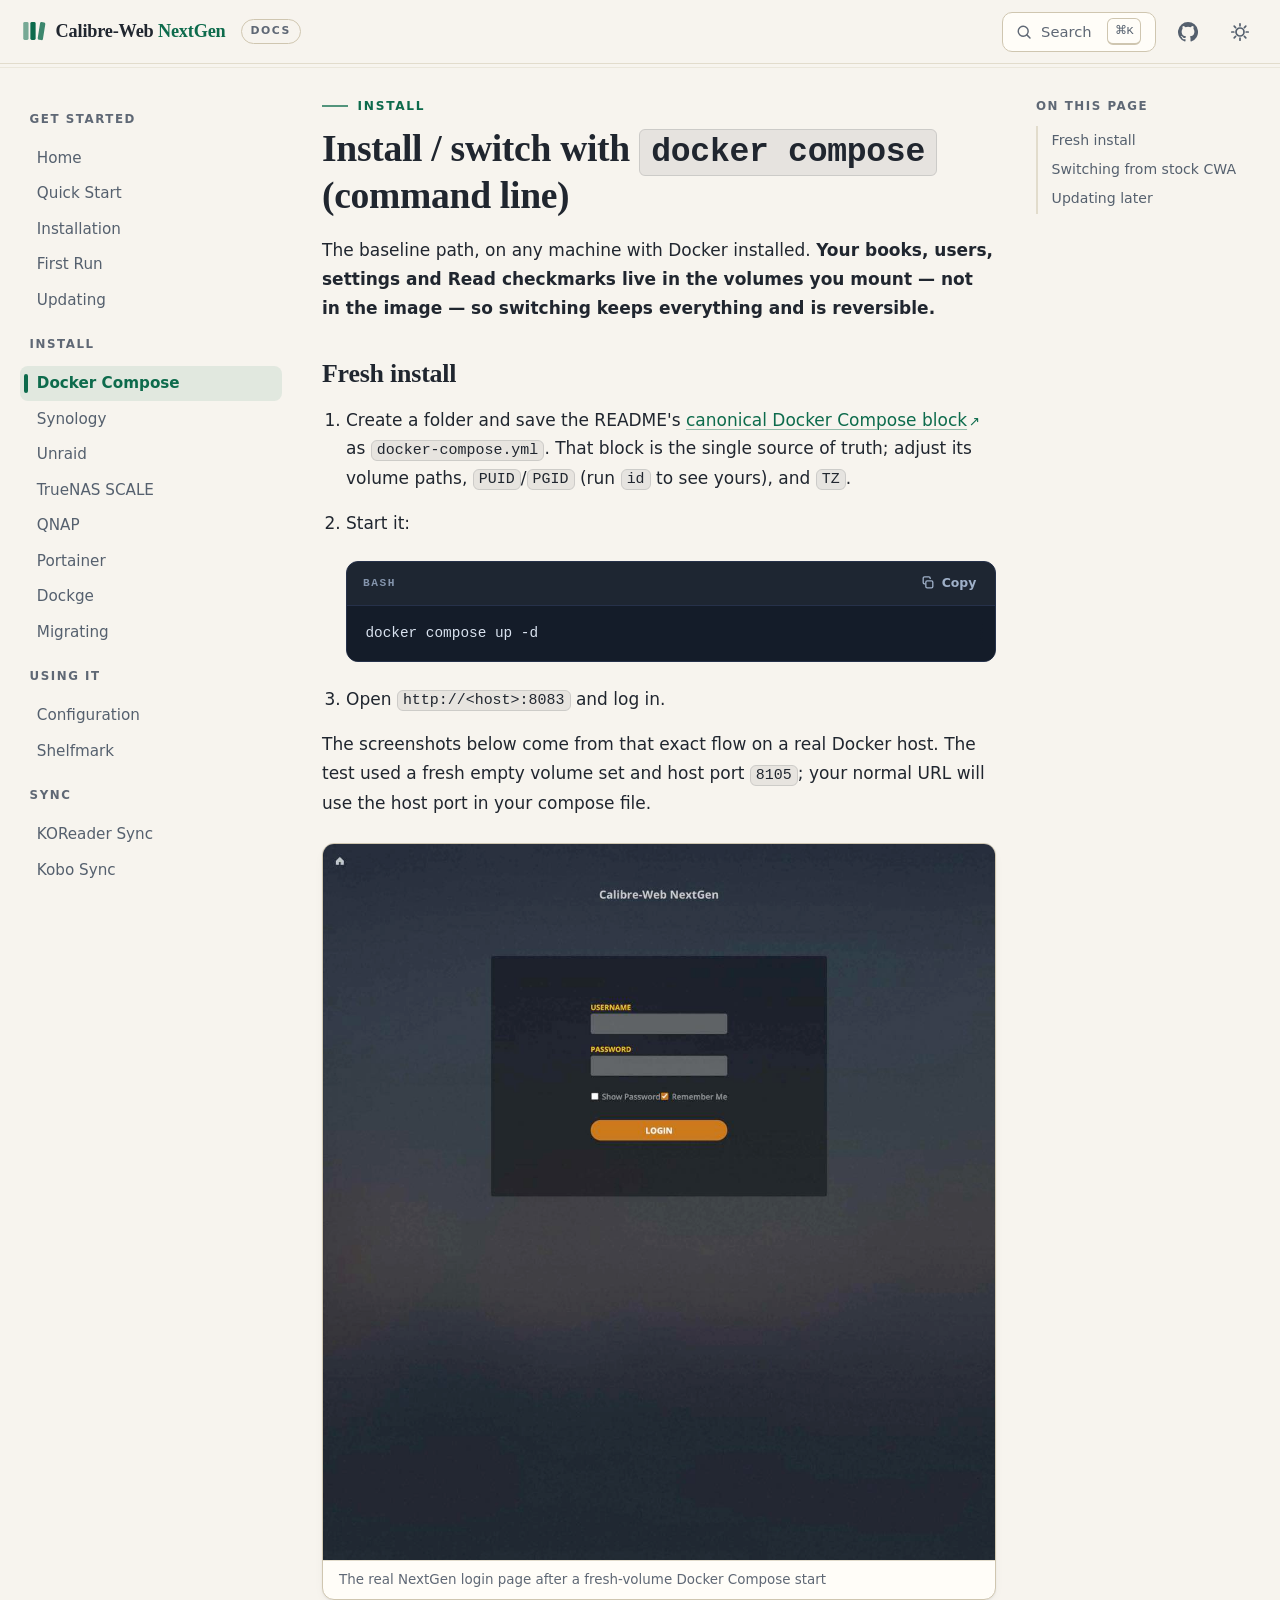
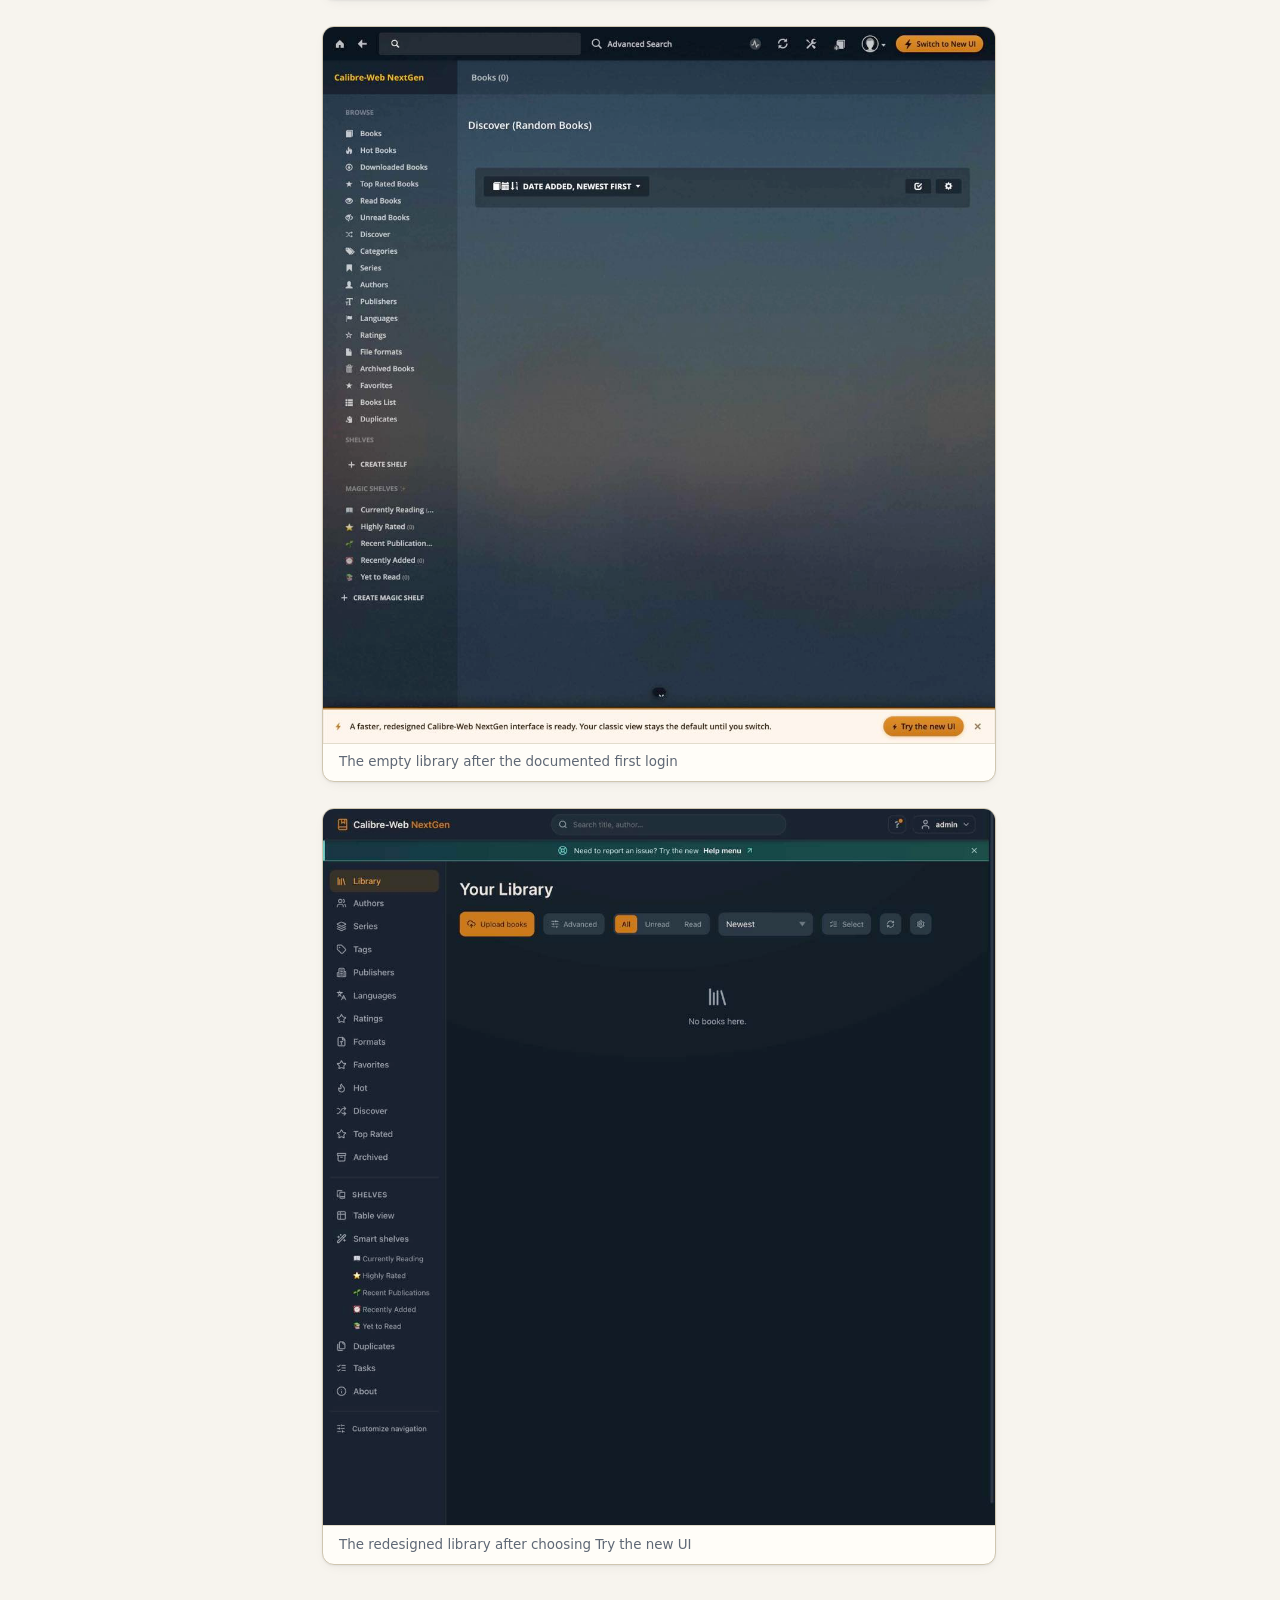
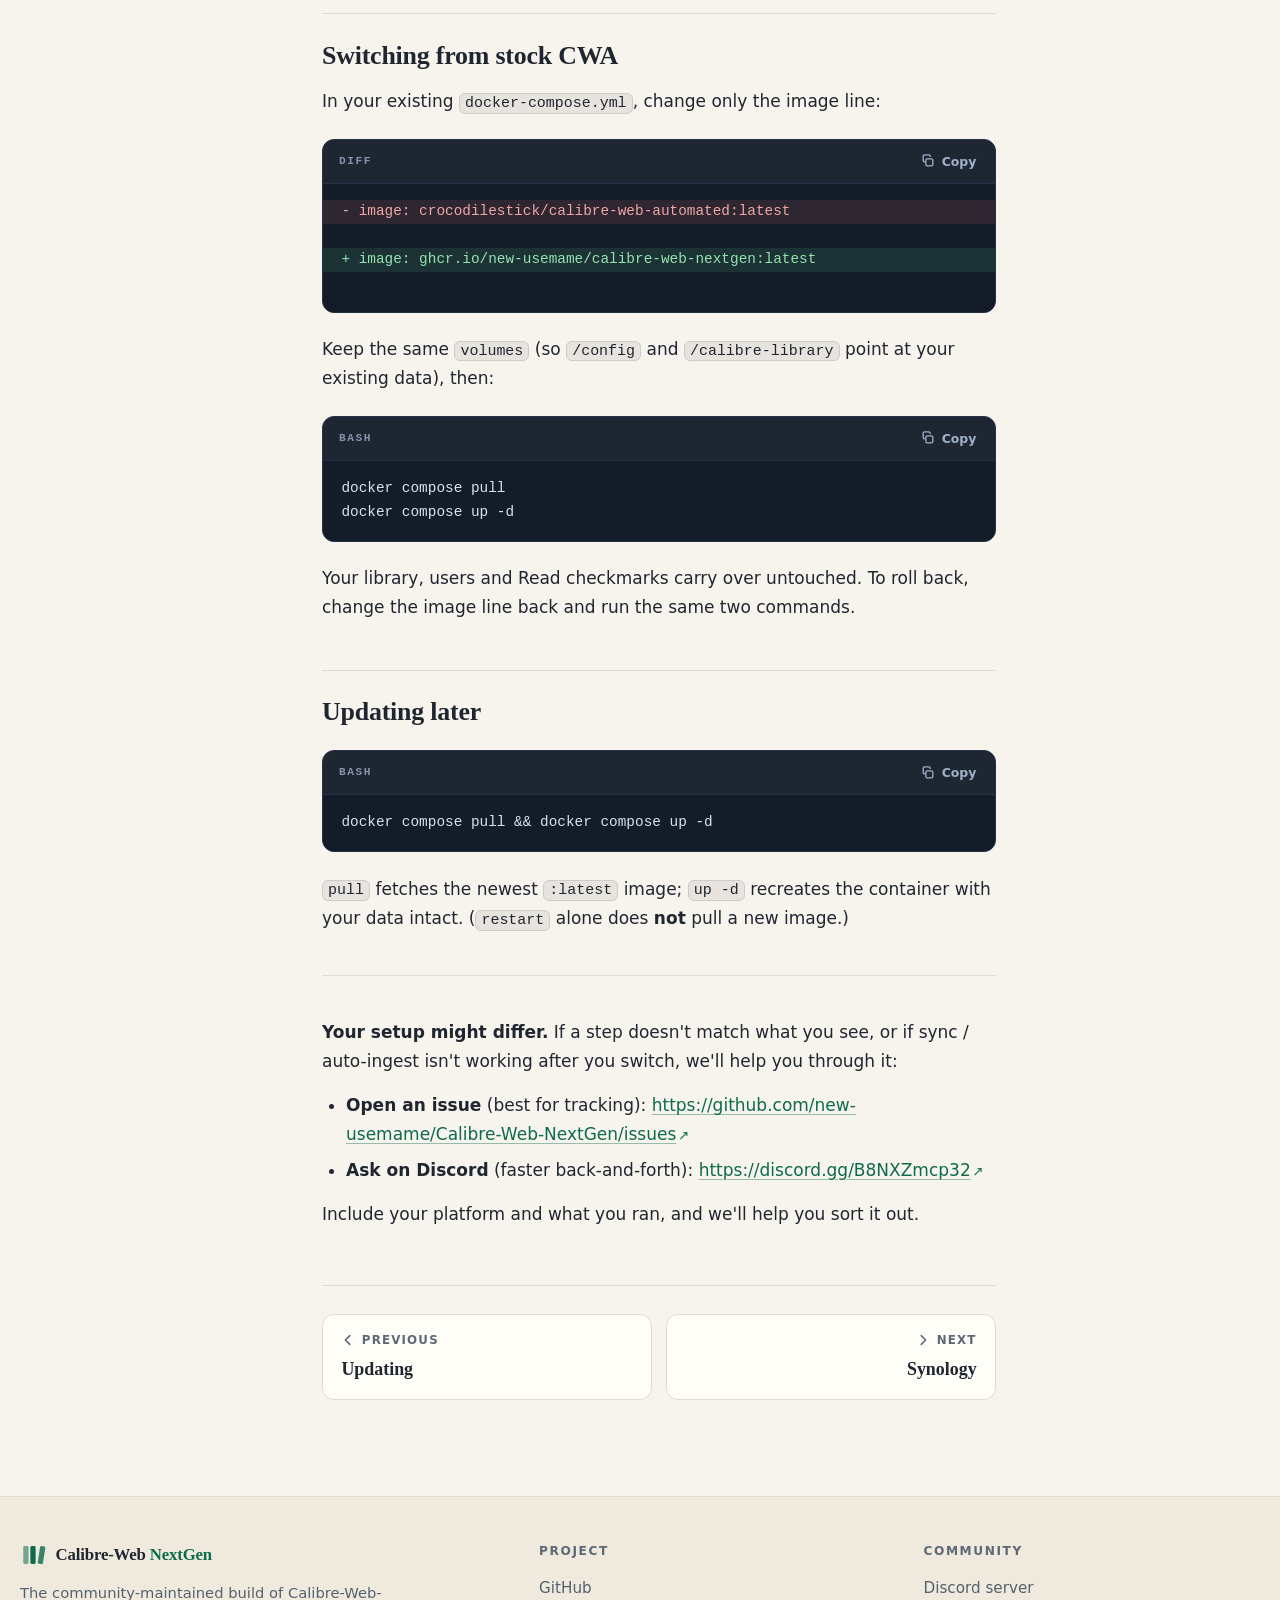
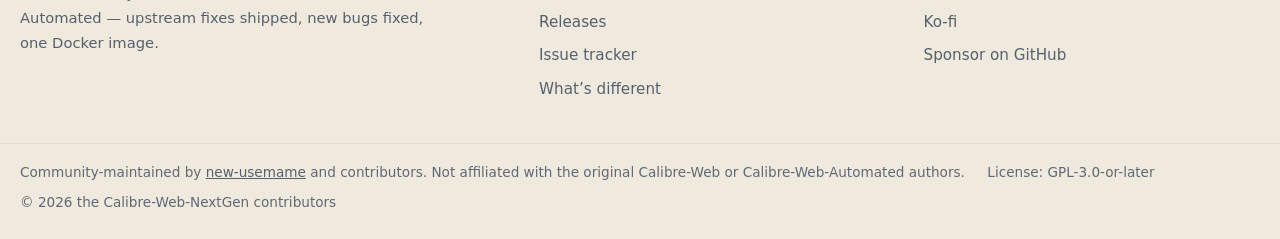
<file: wikisite/dist/install-with-docker-compose/index.html>
<!DOCTYPE html>
<html lang="en" data-theme="light" data-prefix="../">
<head>
<meta charset="utf-8">
<meta name="viewport" content="width=device-width, initial-scale=1">
<title>Docker Compose — Calibre-Web NextGen docs</title>
<meta name="description" content="The baseline path, on any machine with Docker installed. Your books, users, settings and Read checkmarks live in the volumes you mount — not in the image — so…">
<link rel="canonical" href="https://wiki.calibrewebnextgen.com/install-with-docker-compose/">
<meta name="theme-color" media="(prefers-color-scheme: light)" content="#f7f4ee">
<meta name="theme-color" media="(prefers-color-scheme: dark)" content="#11151b">
<meta property="og:type" content="website">
<meta property="og:site_name" content="Calibre-Web NextGen docs">
<meta property="og:title" content="Docker Compose — Calibre-Web NextGen docs">
<meta property="og:description" content="The baseline path, on any machine with Docker installed. Your books, users, settings and Read checkmarks live in the volumes you mount — not in the image — so…">
<meta property="og:url" content="https://wiki.calibrewebnextgen.com/install-with-docker-compose/">
<meta property="og:image" content="https://wiki.calibrewebnextgen.com/img/og.png">
<meta name="twitter:card" content="summary_large_image">
<meta name="twitter:title" content="Docker Compose — Calibre-Web NextGen docs">
<meta name="twitter:description" content="The baseline path, on any machine with Docker installed. Your books, users, settings and Read checkmarks live in the volumes you mount — not in the image — so…">
<meta name="twitter:image" content="https://wiki.calibrewebnextgen.com/img/og.png">
<link rel="icon" href="../favicon.svg" type="image/svg+xml">
<link rel="icon" href="../favicon-32.png" type="image/png" sizes="32x32">
<link rel="apple-touch-icon" href="../apple-touch-icon.png">
<script>try{var t=localStorage.getItem('cwng-theme');if(t!=='light'&&t!=='dark'){t=matchMedia('(prefers-color-scheme: dark)').matches?'dark':'light'}document.documentElement.dataset.theme=t}catch(e){document.documentElement.dataset.theme='light'}</script>
<link rel="stylesheet" href="../assets/site.css">
<script src="../assets/search-index.js" defer></script>
<script src="../assets/site.js" defer></script>
<script type="application/ld+json">{"@context":"https://schema.org","@type":"TechArticle","headline":"Docker Compose","description":"The baseline path, on any machine with Docker installed. Your books, users, settings and Read checkmarks live in the volumes you mount — not in the image — so…","url":"https://wiki.calibrewebnextgen.com/install-with-docker-compose/","dateModified":"2026-08-10","inLanguage":"en","isAccessibleForFree":true,"author":{"@type":"Organization","name":"Calibre-Web NextGen","url":"https://github.com/new-usemame/Calibre-Web-NextGen"},"publisher":{"@type":"Organization","name":"Calibre-Web NextGen","url":"https://github.com/new-usemame/Calibre-Web-NextGen"},"isPartOf":{"@type":"WebSite","name":"Calibre-Web NextGen docs","url":"https://wiki.calibrewebnextgen.com/"}}</script>
</head>
<body>
<a class="skip-link" href="#main">Skip to content</a>
<header class="site-header">
  <div class="header-inner">
    <button type="button" class="icon-btn" id="nav-toggle" aria-label="Open navigation" aria-expanded="false" aria-controls="site-nav"><svg viewBox="0 0 20 20" fill="none" aria-hidden="true"><path d="M3 5.5h14M3 10h14M3 14.5h14" stroke="currentColor" stroke-width="1.8" stroke-linecap="round"/></svg></button>
    <a class="brand" href="../" aria-label="Calibre-Web NextGen docs home"><svg class="brand-logo" viewBox="0 0 32 32" aria-hidden="true"><rect x="4" y="5" width="6.5" height="22" rx="1.8" fill="currentColor" opacity="0.55"/><rect x="12.75" y="5" width="6.5" height="22" rx="1.8" fill="currentColor"/><rect x="21.5" y="5" width="6.5" height="22" rx="1.8" fill="currentColor" opacity="0.8" transform="rotate(9 24.75 27)"/></svg><span class="brand-name">Calibre-Web <b>NextGen</b></span><span class="brand-tag">Docs</span></a>
    <span class="header-spacer"></span>
    <button type="button" class="search-btn" id="search-button" aria-label="Search the docs"><svg viewBox="0 0 20 20" fill="none" aria-hidden="true"><circle cx="9" cy="9" r="6.2" stroke="currentColor" stroke-width="1.8"/><path d="M13.6 13.6 17.5 17.5" stroke="currentColor" stroke-width="1.8" stroke-linecap="round"/></svg><span class="search-btn-text">Search</span><kbd class="search-btn-kbd">⌘K</kbd></button>
    <a class="icon-btn" href="https://github.com/new-usemame/Calibre-Web-NextGen" aria-label="GitHub repository"><svg viewBox="0 0 16 16" fill="currentColor" aria-hidden="true"><path d="M8 0a8 8 0 0 0-2.53 15.59c.4.07.55-.17.55-.38l-.01-1.49c-2.01.37-2.53-.49-2.69-.94-.09-.23-.48-.94-.82-1.13-.28-.15-.68-.52-.01-.53.63-.01 1.08.58 1.23.82.72 1.21 1.87.87 2.33.66.07-.52.28-.87.51-1.07-1.78-.2-3.64-.89-3.64-3.95 0-.87.31-1.59.82-2.15-.08-.2-.36-1.02.08-2.12 0 0 .67-.21 2.2.82a7.42 7.42 0 0 1 4 0c1.53-1.04 2.2-.82 2.2-.82.44 1.1.16 1.92.08 2.12.51.56.82 1.27.82 2.15 0 3.07-1.87 3.75-3.65 3.95.29.25.54.73.54 1.48l-.01 2.2c0 .21.15.46.55.38A8 8 0 0 0 8 0Z"/></svg></a>
    <button type="button" class="icon-btn" id="theme-toggle" aria-pressed="false" aria-label="Switch to dark theme"><svg class="sun" viewBox="0 0 20 20" fill="none" aria-hidden="true"><circle cx="10" cy="10" r="4" stroke="currentColor" stroke-width="1.7"/><path d="M10 1.8v2M10 16.2v2M1.8 10h2M16.2 10h2M4.2 4.2l1.4 1.4M14.4 14.4l1.4 1.4M15.8 4.2l-1.4 1.4M5.6 14.4l-1.4 1.4" stroke="currentColor" stroke-width="1.7" stroke-linecap="round"/></svg><svg class="moon" viewBox="0 0 20 20" fill="none" aria-hidden="true"><path d="M17.2 12.2A7.5 7.5 0 0 1 7.8 2.8a7.5 7.5 0 1 0 9.4 9.4Z" stroke="currentColor" stroke-width="1.7" stroke-linejoin="round"/></svg></button>
  </div>
</header>
<div id="nav-backdrop"></div>
<div class="layout">
  <nav class="site-nav" id="site-nav" aria-label="Documentation">
    <div class="nav-drawer-head">
      <span class="nav-drawer-title">Docs</span>
      <button type="button" class="icon-btn" id="nav-close" aria-label="Close navigation"><svg viewBox="0 0 20 20" fill="none" aria-hidden="true"><path d="M5 5l10 10M15 5L5 15" stroke="currentColor" stroke-width="1.8" stroke-linecap="round"/></svg></button>
    </div>
    <details class="nav-group" open>
      <summary><svg class="chev" viewBox="0 0 12 12" fill="none" aria-hidden="true"><path d="M2.5 4.5 6 8l3.5-3.5" stroke="currentColor" stroke-width="1.6" stroke-linecap="round" stroke-linejoin="round"/></svg><span>Get Started</span></summary>
      <ul class="nav-list">
        <li><a href="../">Home</a></li>
        <li><a href="../quick-start/">Quick Start</a></li>
        <li><a href="../installation/">Installation</a></li>
        <li><a href="../first-run/">First Run</a></li>
        <li><a href="../updating/">Updating</a></li>
      </ul>
    </details>
    <details class="nav-group" open>
      <summary><svg class="chev" viewBox="0 0 12 12" fill="none" aria-hidden="true"><path d="M2.5 4.5 6 8l3.5-3.5" stroke="currentColor" stroke-width="1.6" stroke-linecap="round" stroke-linejoin="round"/></svg><span>Install</span></summary>
      <ul class="nav-list">
        <li><a href="../install-with-docker-compose/" aria-current="page">Docker Compose</a></li>
        <li><a href="../install-on-synology/">Synology</a></li>
        <li><a href="../install-on-unraid/">Unraid</a></li>
        <li><a href="../install-on-truenas-scale/">TrueNAS SCALE</a></li>
        <li><a href="../install-on-qnap/">QNAP</a></li>
        <li><a href="../install-with-portainer/">Portainer</a></li>
        <li><a href="../install-with-dockge/">Dockge</a></li>
        <li><a href="../migrating/">Migrating</a></li>
      </ul>
    </details>
    <details class="nav-group" open>
      <summary><svg class="chev" viewBox="0 0 12 12" fill="none" aria-hidden="true"><path d="M2.5 4.5 6 8l3.5-3.5" stroke="currentColor" stroke-width="1.6" stroke-linecap="round" stroke-linejoin="round"/></svg><span>Using it</span></summary>
      <ul class="nav-list">
        <li><a href="../configuration/">Configuration</a></li>
        <li><a href="../shelfmark/">Shelfmark</a></li>
      </ul>
    </details>
    <details class="nav-group" open>
      <summary><svg class="chev" viewBox="0 0 12 12" fill="none" aria-hidden="true"><path d="M2.5 4.5 6 8l3.5-3.5" stroke="currentColor" stroke-width="1.6" stroke-linecap="round" stroke-linejoin="round"/></svg><span>Sync</span></summary>
      <ul class="nav-list">
        <li><a href="../koreader-sync/">KOReader Sync</a></li>
        <li><a href="../kobo-sync/">Kobo Sync</a></li>
      </ul>
    </details>
    <details class="nav-group" open>
      <summary><svg class="chev" viewBox="0 0 12 12" fill="none" aria-hidden="true"><path d="M2.5 4.5 6 8l3.5-3.5" stroke="currentColor" stroke-width="1.6" stroke-linecap="round" stroke-linejoin="round"/></svg><span>Help</span></summary>
      <ul class="nav-list">
        <li><a href="../troubleshooting/">Troubleshooting</a></li>
        <li><a href="../differences-from-upstream/">Differences from Upstream</a></li>
        <li><a href="../contributing/">Contributing</a></li>
      </ul>
    </details>
    <div class="nav-externals">
      <a href="https://github.com/new-usemame/Calibre-Web-NextGen"><svg viewBox="0 0 16 16" fill="currentColor" aria-hidden="true"><path d="M8 0a8 8 0 0 0-2.53 15.59c.4.07.55-.17.55-.38l-.01-1.49c-2.01.37-2.53-.49-2.69-.94-.09-.23-.48-.94-.82-1.13-.28-.15-.68-.52-.01-.53.63-.01 1.08.58 1.23.82.72 1.21 1.87.87 2.33.66.07-.52.28-.87.51-1.07-1.78-.2-3.64-.89-3.64-3.95 0-.87.31-1.59.82-2.15-.08-.2-.36-1.02.08-2.12 0 0 .67-.21 2.2.82a7.42 7.42 0 0 1 4 0c1.53-1.04 2.2-.82 2.2-.82.44 1.1.16 1.92.08 2.12.51.56.82 1.27.82 2.15 0 3.07-1.87 3.75-3.65 3.95.29.25.54.73.54 1.48l-.01 2.2c0 .21.15.46.55.38A8 8 0 0 0 8 0Z"/></svg> GitHub</a>
      <a href="https://github.com/new-usemame/Calibre-Web-NextGen/releases">Releases</a>
      <a href="https://github.com/new-usemame/Calibre-Web-NextGen/issues">Issues</a>
      <a href="https://discord.gg/B8NXZmcp32"><svg viewBox="0 0 24 24" fill="currentColor" aria-hidden="true"><path d="M20.32 4.37a19.8 19.8 0 0 0-4.93-1.51 13.8 13.8 0 0 0-.64 1.28 18.3 18.3 0 0 0-5.5 0 13.8 13.8 0 0 0-.64-1.28c-1.71.29-3.37.8-4.93 1.51A20.3 20.3 0 0 0 .1 18.06a19.9 19.9 0 0 0 6.07 3.03c.49-.66.93-1.37 1.3-2.1a12.9 12.9 0 0 1-2.05-.98c.17-.12.34-.25.5-.38a14.2 14.2 0 0 0 12.16 0c.16.13.33.26.5.38-.65.39-1.34.72-2.05.98.37.73.81 1.44 1.3 2.1a19.9 19.9 0 0 0 6.07-3.03 20.3 20.3 0 0 0-3.58-13.69ZM8.02 15.33c-1.18 0-2.16-1.08-2.16-2.42s.95-2.42 2.16-2.42 2.18 1.09 2.16 2.42c0 1.34-.95 2.42-2.16 2.42Zm7.96 0c-1.18 0-2.16-1.08-2.16-2.42s.95-2.42 2.16-2.42 2.18 1.09 2.16 2.42c0 1.34-.95 2.42-2.16 2.42Z"/></svg> Discord</a>
    </div>
  </nav>
  <main id="main">
    <p class="page-eyebrow">Install</p>
    <details class="toc-mobile">
    <summary>On this page</summary>
    <ul>
      <li><a href="#fresh-install">Fresh install</a></li>
        <li><a href="#switching-from-stock-cwa">Switching from stock CWA</a></li>
        <li><a href="#updating-later">Updating later</a></li>
    </ul>
  </details>
    <article class="prose"><h1 id="install--switch-with-docker-compose-command-line"><a class="h-anchor" href="#install--switch-with-docker-compose-command-line" aria-hidden="true" tabindex="-1">#</a>Install / switch with <code>docker compose</code> (command line)</h1>
<p>The baseline path, on any machine with Docker installed. <strong>Your books, users, settings and
Read checkmarks live in the volumes you mount — not in the image — so switching keeps
everything and is reversible.</strong></p>
<h2 id="fresh-install"><a class="h-anchor" href="#fresh-install" aria-hidden="true" tabindex="-1">#</a>Fresh install</h2>
<ol>
<li>
<p>Create a folder and save the README's <a href="https://github.com/new-usemame/Calibre-Web-NextGen/blob/main/README.md#full-docker-compose-setup" rel="noopener" class="ext">canonical Docker Compose block</a>
as <code>docker-compose.yml</code>. That block is the single source of truth; adjust its volume paths,
<code>PUID</code>/<code>PGID</code> (run <code>id</code> to see yours), and <code>TZ</code>.</p>
</li>
<li>
<p>Start it:</p>
<div class="codeblock" data-lang="bash"><div class="codeblock-bar"><span class="codeblock-lang">bash</span><button type="button" class="copy-btn" aria-label="Copy code to clipboard"><svg class="copy-icon" viewBox="0 0 16 16" fill="none" aria-hidden="true"><rect x="5.5" y="5.5" width="8" height="8" rx="1.5" stroke="currentColor" stroke-width="1.5"/><path d="M10.5 3.5v-1A1.5 1.5 0 0 0 9 1H4a1.5 1.5 0 0 0-1.5 1.5v5A1.5 1.5 0 0 0 4 9h1" stroke="currentColor" stroke-width="1.5"/></svg><svg class="copy-check" viewBox="0 0 16 16" fill="none" aria-hidden="true"><path d="M2.5 8.5 6 12 13.5 4.5" stroke="currentColor" stroke-width="2" stroke-linecap="round" stroke-linejoin="round"/></svg><span class="copy-label">Copy</span></button></div><pre><code class="hljs language-bash">docker compose up -d
</code></pre></div>
</li>
<li>
<p>Open <code>http://&lt;host&gt;:8083</code> and log in.</p>
</li>
</ol>
<p>The screenshots below come from that exact flow on a real Docker host. The test used a fresh
empty volume set and host port <code>8105</code>; your normal URL will use the host port in your compose file.</p>
<figure class="content-shot"><img src="../img/content/01-login.jpeg" alt="The real NextGen login page after a fresh-volume Docker Compose start" width="1126" height="1200" loading="lazy" decoding="async"><figcaption>The real NextGen login page after a fresh-volume Docker Compose start</figcaption></figure>
<figure class="content-shot"><img src="../img/content/02-library.jpeg" alt="The empty library after the documented first login" width="1126" height="1200" loading="lazy" decoding="async"><figcaption>The empty library after the documented first login</figcaption></figure>
<figure class="content-shot"><img src="../img/content/03-new-ui.jpeg" alt="The redesigned library after choosing Try the new UI" width="1126" height="1200" loading="lazy" decoding="async"><figcaption>The redesigned library after choosing Try the new UI</figcaption></figure>
<h2 id="switching-from-stock-cwa"><a class="h-anchor" href="#switching-from-stock-cwa" aria-hidden="true" tabindex="-1">#</a>Switching from stock CWA</h2>
<p>In your existing <code>docker-compose.yml</code>, change only the image line:</p>
<div class="codeblock" data-lang="diff"><div class="codeblock-bar"><span class="codeblock-lang">diff</span><button type="button" class="copy-btn" aria-label="Copy code to clipboard"><svg class="copy-icon" viewBox="0 0 16 16" fill="none" aria-hidden="true"><rect x="5.5" y="5.5" width="8" height="8" rx="1.5" stroke="currentColor" stroke-width="1.5"/><path d="M10.5 3.5v-1A1.5 1.5 0 0 0 9 1H4a1.5 1.5 0 0 0-1.5 1.5v5A1.5 1.5 0 0 0 4 9h1" stroke="currentColor" stroke-width="1.5"/></svg><svg class="copy-check" viewBox="0 0 16 16" fill="none" aria-hidden="true"><path d="M2.5 8.5 6 12 13.5 4.5" stroke="currentColor" stroke-width="2" stroke-linecap="round" stroke-linejoin="round"/></svg><span class="copy-label">Copy</span></button></div><pre><code class="hljs language-diff"><span class="diff-del">- image: crocodilestick/calibre-web-automated:latest</span>
<span class="diff-add">+ image: ghcr.io/new-usemame/calibre-web-nextgen:latest</span>
</code></pre></div>
<p>Keep the same <code>volumes</code> (so <code>/config</code> and <code>/calibre-library</code> point at your existing data),
then:</p>
<div class="codeblock" data-lang="bash"><div class="codeblock-bar"><span class="codeblock-lang">bash</span><button type="button" class="copy-btn" aria-label="Copy code to clipboard"><svg class="copy-icon" viewBox="0 0 16 16" fill="none" aria-hidden="true"><rect x="5.5" y="5.5" width="8" height="8" rx="1.5" stroke="currentColor" stroke-width="1.5"/><path d="M10.5 3.5v-1A1.5 1.5 0 0 0 9 1H4a1.5 1.5 0 0 0-1.5 1.5v5A1.5 1.5 0 0 0 4 9h1" stroke="currentColor" stroke-width="1.5"/></svg><svg class="copy-check" viewBox="0 0 16 16" fill="none" aria-hidden="true"><path d="M2.5 8.5 6 12 13.5 4.5" stroke="currentColor" stroke-width="2" stroke-linecap="round" stroke-linejoin="round"/></svg><span class="copy-label">Copy</span></button></div><pre><code class="hljs language-bash">docker compose pull
docker compose up -d
</code></pre></div>
<p>Your library, users and Read checkmarks carry over untouched. To roll back, change the image
line back and run the same two commands.</p>
<h2 id="updating-later"><a class="h-anchor" href="#updating-later" aria-hidden="true" tabindex="-1">#</a>Updating later</h2>
<div class="codeblock" data-lang="bash"><div class="codeblock-bar"><span class="codeblock-lang">bash</span><button type="button" class="copy-btn" aria-label="Copy code to clipboard"><svg class="copy-icon" viewBox="0 0 16 16" fill="none" aria-hidden="true"><rect x="5.5" y="5.5" width="8" height="8" rx="1.5" stroke="currentColor" stroke-width="1.5"/><path d="M10.5 3.5v-1A1.5 1.5 0 0 0 9 1H4a1.5 1.5 0 0 0-1.5 1.5v5A1.5 1.5 0 0 0 4 9h1" stroke="currentColor" stroke-width="1.5"/></svg><svg class="copy-check" viewBox="0 0 16 16" fill="none" aria-hidden="true"><path d="M2.5 8.5 6 12 13.5 4.5" stroke="currentColor" stroke-width="2" stroke-linecap="round" stroke-linejoin="round"/></svg><span class="copy-label">Copy</span></button></div><pre><code class="hljs language-bash">docker compose pull &amp;&amp; docker compose up -d
</code></pre></div>
<p><code>pull</code> fetches the newest <code>:latest</code> image; <code>up -d</code> recreates the container with your data
intact. (<code>restart</code> alone does <strong>not</strong> pull a new image.)</p>
<hr>
<p><strong>Your setup might differ.</strong> If a step doesn't match what you see, or if sync / auto-ingest
isn't working after you switch, we'll help you through it:</p>
<ul>
<li><strong>Open an issue</strong> (best for tracking): <a href="https://github.com/new-usemame/Calibre-Web-NextGen/issues" rel="noopener" class="ext">https://github.com/new-usemame/Calibre-Web-NextGen/issues</a></li>
<li><strong>Ask on Discord</strong> (faster back-and-forth): <a href="https://discord.gg/B8NXZmcp32" rel="noopener" class="ext">https://discord.gg/B8NXZmcp32</a></li>
</ul>
<p>Include your platform and what you ran, and we'll help you sort it out.</p>
</article>
    <nav class="prev-next" aria-label="Previous and next pages">
    <a class="pn-card pn-prev" href="../updating/"><span class="pn-label"><svg viewBox="0 0 16 16" fill="none" aria-hidden="true"><path d="M10 3 5 8l5 5" stroke="currentColor" stroke-width="1.8" stroke-linecap="round" stroke-linejoin="round"/></svg>Previous</span><span class="pn-title">Updating</span></a>
    <a class="pn-card pn-next" href="../install-on-synology/"><span class="pn-label"><svg viewBox="0 0 16 16" fill="none" aria-hidden="true"><path d="m6 3 5 5-5 5" stroke="currentColor" stroke-width="1.8" stroke-linecap="round" stroke-linejoin="round"/></svg>Next</span><span class="pn-title">Synology</span></a>
  </nav>
  </main>
  <nav class="toc" id="on-this-page" aria-label="On this page">
      <p class="toc-title">On this page</p>
      <ul>
        <li><a href="#fresh-install">Fresh install</a></li>
        <li><a href="#switching-from-stock-cwa">Switching from stock CWA</a></li>
        <li><a href="#updating-later">Updating later</a></li>
      </ul>
    </nav>
</div>
<footer class="site-footer">
  <div class="footer-inner">
    <div class="footer-brand">
      <a class="brand" href="../"><svg class="brand-logo" viewBox="0 0 32 32" aria-hidden="true"><rect x="4" y="5" width="6.5" height="22" rx="1.8" fill="currentColor" opacity="0.55"/><rect x="12.75" y="5" width="6.5" height="22" rx="1.8" fill="currentColor"/><rect x="21.5" y="5" width="6.5" height="22" rx="1.8" fill="currentColor" opacity="0.8" transform="rotate(9 24.75 27)"/></svg><span class="brand-name">Calibre-Web <b>NextGen</b></span></a>
      <p>The community-maintained build of Calibre-Web-Automated — upstream fixes shipped, new bugs fixed, one Docker image.</p>
    </div>
    <nav class="footer-col" aria-label="Project links">
      <h2>Project</h2>
      <ul>
        <li><a href="https://github.com/new-usemame/Calibre-Web-NextGen">GitHub</a></li>
        <li><a href="https://github.com/new-usemame/Calibre-Web-NextGen/releases">Releases</a></li>
        <li><a href="https://github.com/new-usemame/Calibre-Web-NextGen/issues">Issue tracker</a></li>
        <li><a href="https://github.com/new-usemame/Calibre-Web-NextGen/blob/main/CHANGES-vs-upstream.md">What&rsquo;s different</a></li>
      </ul>
    </nav>
    <nav class="footer-col" aria-label="Community links">
      <h2>Community</h2>
      <ul>
        <li><a href="https://discord.gg/B8NXZmcp32">Discord server</a></li>
        <li><a href="https://ko-fi.com/calibrewebnextgen">Ko-fi</a></li>
        <li><a href="https://github.com/sponsors/new-usemame">Sponsor on GitHub</a></li>
      </ul>
    </nav>
  </div>
  <div class="footer-legal">
    <span>Community-maintained by <a href="https://github.com/new-usemame">new-usemame</a> and contributors. Not affiliated with the original Calibre-Web or Calibre-Web-Automated authors.</span>
    <span>License: GPL-3.0-or-later</span>
    <span>&copy; <span id="footer-year">2026</span> the Calibre-Web-NextGen contributors</span>
  </div>
</footer>
<div id="search-overlay" hidden>
  <div class="search-backdrop" data-close-search></div>
  <div class="search-modal" role="dialog" aria-modal="true" aria-label="Search the docs">
    <div class="search-box">
      <svg viewBox="0 0 20 20" fill="none" aria-hidden="true"><circle cx="9" cy="9" r="6.2" stroke="currentColor" stroke-width="1.8"/><path d="M13.6 13.6 17.5 17.5" stroke="currentColor" stroke-width="1.8" stroke-linecap="round"/></svg>
      <input id="search-input" type="search" placeholder="Search the docs…" autocomplete="off"
        spellcheck="false" role="combobox" aria-expanded="true" aria-controls="search-results"
        aria-label="Search the docs">
      <kbd>Esc</kbd>
    </div>
    <ul id="search-results" role="listbox" aria-label="Search results"></ul>
    <div class="search-foot">
      <span><kbd>↑</kbd><kbd>↓</kbd> move</span>
      <span><kbd>Enter</kbd> open</span>
      <span><kbd>Esc</kbd> close</span>
    </div>
  </div>
</div>
</body>
</html>
</file>
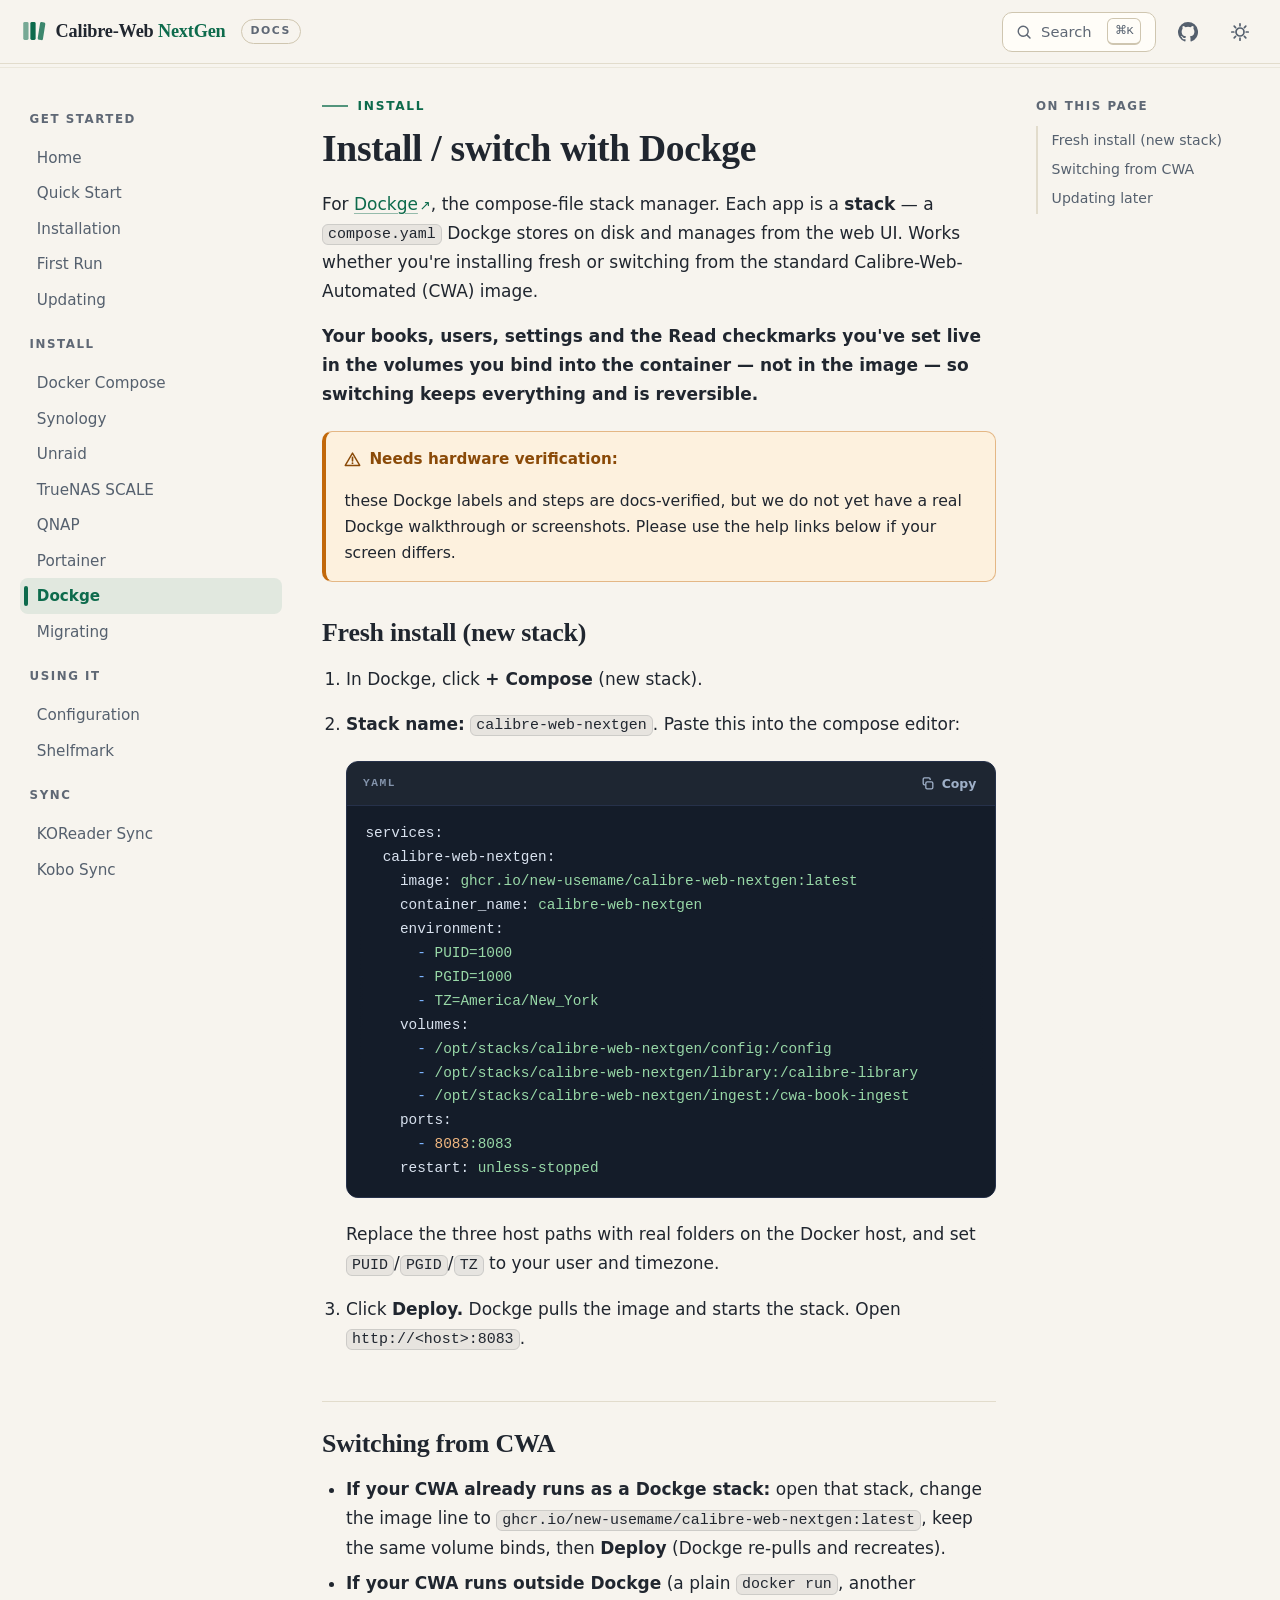
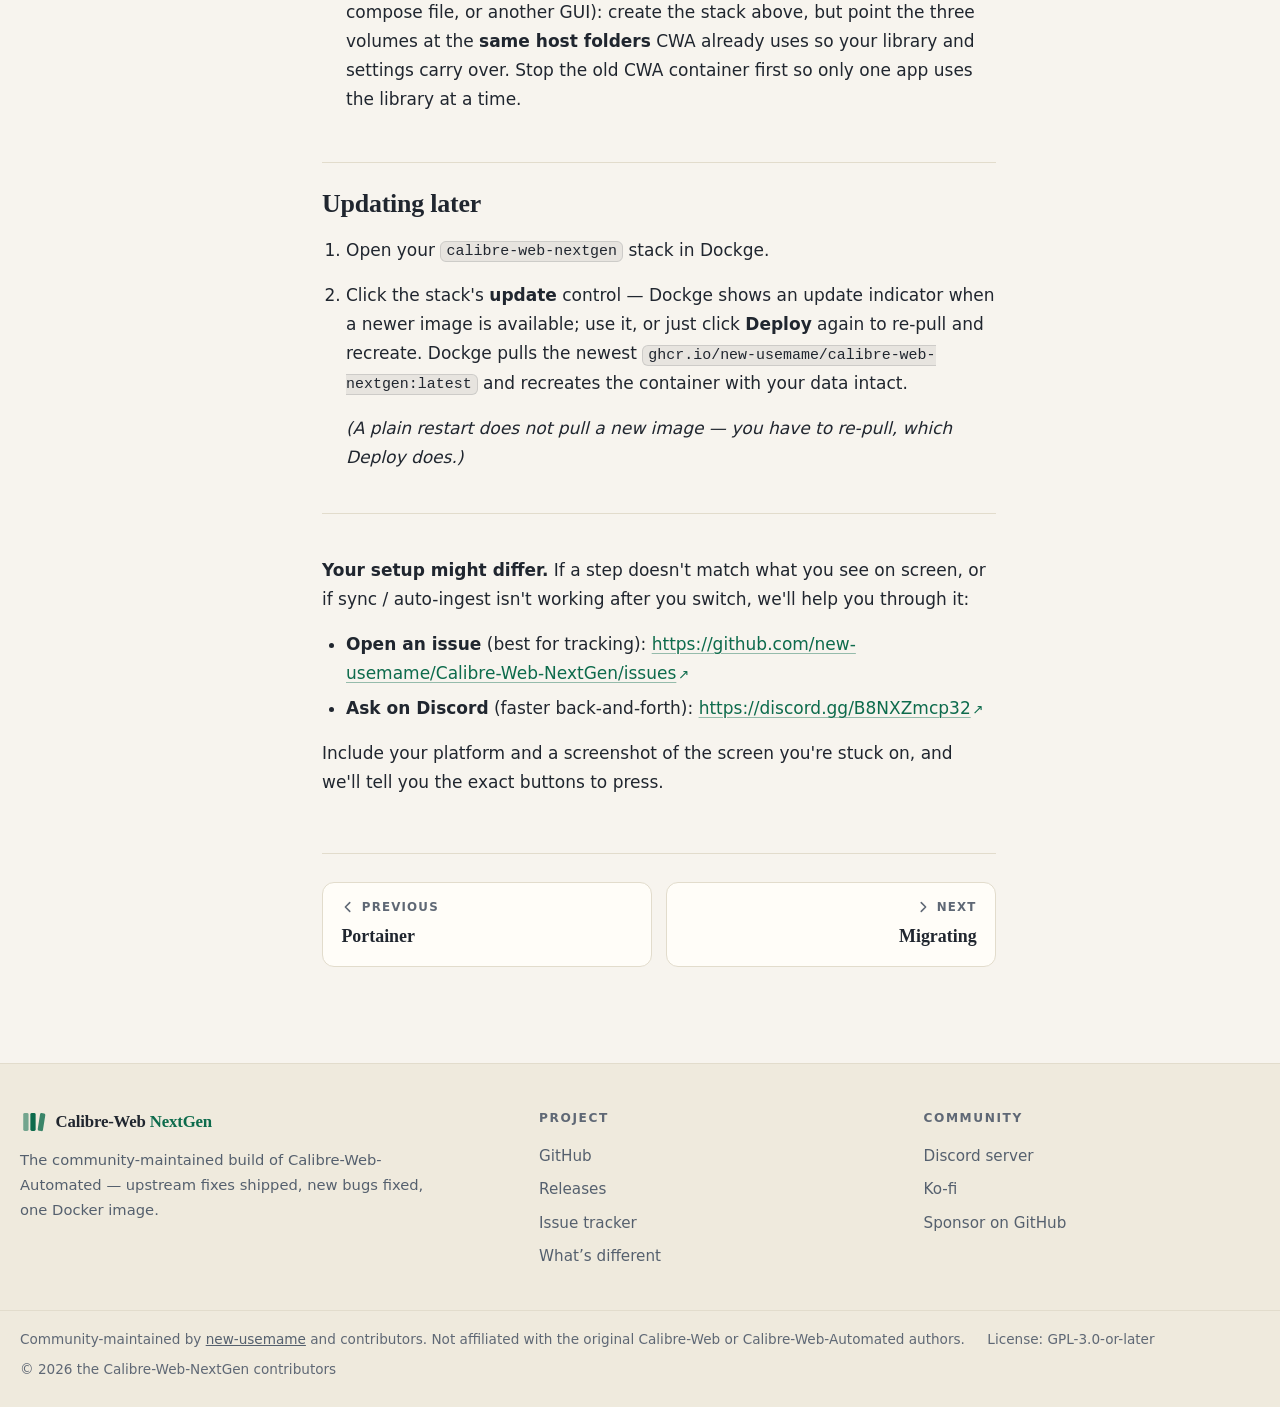
<file: wikisite/dist/install-with-dockge/index.html>
<!DOCTYPE html>
<html lang="en" data-theme="light" data-prefix="../">
<head>
<meta charset="utf-8">
<meta name="viewport" content="width=device-width, initial-scale=1">
<title>Dockge — Calibre-Web NextGen docs</title>
<meta name="description" content="For Dockge, the compose-file stack manager. Each app is a stack — a compose.yaml Dockge stores on disk and manages from the web UI. Works whether you're installing…">
<link rel="canonical" href="https://wiki.calibrewebnextgen.com/install-with-dockge/">
<meta name="theme-color" media="(prefers-color-scheme: light)" content="#f7f4ee">
<meta name="theme-color" media="(prefers-color-scheme: dark)" content="#11151b">
<meta property="og:type" content="website">
<meta property="og:site_name" content="Calibre-Web NextGen docs">
<meta property="og:title" content="Dockge — Calibre-Web NextGen docs">
<meta property="og:description" content="For Dockge, the compose-file stack manager. Each app is a stack — a compose.yaml Dockge stores on disk and manages from the web UI. Works whether you're installing…">
<meta property="og:url" content="https://wiki.calibrewebnextgen.com/install-with-dockge/">
<meta property="og:image" content="https://wiki.calibrewebnextgen.com/img/og.png">
<meta name="twitter:card" content="summary_large_image">
<meta name="twitter:title" content="Dockge — Calibre-Web NextGen docs">
<meta name="twitter:description" content="For Dockge, the compose-file stack manager. Each app is a stack — a compose.yaml Dockge stores on disk and manages from the web UI. Works whether you're installing…">
<meta name="twitter:image" content="https://wiki.calibrewebnextgen.com/img/og.png">
<link rel="icon" href="../favicon.svg" type="image/svg+xml">
<link rel="icon" href="../favicon-32.png" type="image/png" sizes="32x32">
<link rel="apple-touch-icon" href="../apple-touch-icon.png">
<script>try{var t=localStorage.getItem('cwng-theme');if(t!=='light'&&t!=='dark'){t=matchMedia('(prefers-color-scheme: dark)').matches?'dark':'light'}document.documentElement.dataset.theme=t}catch(e){document.documentElement.dataset.theme='light'}</script>
<link rel="stylesheet" href="../assets/site.css">
<script src="../assets/search-index.js" defer></script>
<script src="../assets/site.js" defer></script>
<script type="application/ld+json">{"@context":"https://schema.org","@type":"TechArticle","headline":"Dockge","description":"For Dockge, the compose-file stack manager. Each app is a stack — a compose.yaml Dockge stores on disk and manages from the web UI. Works whether you're installing…","url":"https://wiki.calibrewebnextgen.com/install-with-dockge/","dateModified":"2026-08-10","inLanguage":"en","isAccessibleForFree":true,"author":{"@type":"Organization","name":"Calibre-Web NextGen","url":"https://github.com/new-usemame/Calibre-Web-NextGen"},"publisher":{"@type":"Organization","name":"Calibre-Web NextGen","url":"https://github.com/new-usemame/Calibre-Web-NextGen"},"isPartOf":{"@type":"WebSite","name":"Calibre-Web NextGen docs","url":"https://wiki.calibrewebnextgen.com/"}}</script>
</head>
<body>
<a class="skip-link" href="#main">Skip to content</a>
<header class="site-header">
  <div class="header-inner">
    <button type="button" class="icon-btn" id="nav-toggle" aria-label="Open navigation" aria-expanded="false" aria-controls="site-nav"><svg viewBox="0 0 20 20" fill="none" aria-hidden="true"><path d="M3 5.5h14M3 10h14M3 14.5h14" stroke="currentColor" stroke-width="1.8" stroke-linecap="round"/></svg></button>
    <a class="brand" href="../" aria-label="Calibre-Web NextGen docs home"><svg class="brand-logo" viewBox="0 0 32 32" aria-hidden="true"><rect x="4" y="5" width="6.5" height="22" rx="1.8" fill="currentColor" opacity="0.55"/><rect x="12.75" y="5" width="6.5" height="22" rx="1.8" fill="currentColor"/><rect x="21.5" y="5" width="6.5" height="22" rx="1.8" fill="currentColor" opacity="0.8" transform="rotate(9 24.75 27)"/></svg><span class="brand-name">Calibre-Web <b>NextGen</b></span><span class="brand-tag">Docs</span></a>
    <span class="header-spacer"></span>
    <button type="button" class="search-btn" id="search-button" aria-label="Search the docs"><svg viewBox="0 0 20 20" fill="none" aria-hidden="true"><circle cx="9" cy="9" r="6.2" stroke="currentColor" stroke-width="1.8"/><path d="M13.6 13.6 17.5 17.5" stroke="currentColor" stroke-width="1.8" stroke-linecap="round"/></svg><span class="search-btn-text">Search</span><kbd class="search-btn-kbd">⌘K</kbd></button>
    <a class="icon-btn" href="https://github.com/new-usemame/Calibre-Web-NextGen" aria-label="GitHub repository"><svg viewBox="0 0 16 16" fill="currentColor" aria-hidden="true"><path d="M8 0a8 8 0 0 0-2.53 15.59c.4.07.55-.17.55-.38l-.01-1.49c-2.01.37-2.53-.49-2.69-.94-.09-.23-.48-.94-.82-1.13-.28-.15-.68-.52-.01-.53.63-.01 1.08.58 1.23.82.72 1.21 1.87.87 2.33.66.07-.52.28-.87.51-1.07-1.78-.2-3.64-.89-3.64-3.95 0-.87.31-1.59.82-2.15-.08-.2-.36-1.02.08-2.12 0 0 .67-.21 2.2.82a7.42 7.42 0 0 1 4 0c1.53-1.04 2.2-.82 2.2-.82.44 1.1.16 1.92.08 2.12.51.56.82 1.27.82 2.15 0 3.07-1.87 3.75-3.65 3.95.29.25.54.73.54 1.48l-.01 2.2c0 .21.15.46.55.38A8 8 0 0 0 8 0Z"/></svg></a>
    <button type="button" class="icon-btn" id="theme-toggle" aria-pressed="false" aria-label="Switch to dark theme"><svg class="sun" viewBox="0 0 20 20" fill="none" aria-hidden="true"><circle cx="10" cy="10" r="4" stroke="currentColor" stroke-width="1.7"/><path d="M10 1.8v2M10 16.2v2M1.8 10h2M16.2 10h2M4.2 4.2l1.4 1.4M14.4 14.4l1.4 1.4M15.8 4.2l-1.4 1.4M5.6 14.4l-1.4 1.4" stroke="currentColor" stroke-width="1.7" stroke-linecap="round"/></svg><svg class="moon" viewBox="0 0 20 20" fill="none" aria-hidden="true"><path d="M17.2 12.2A7.5 7.5 0 0 1 7.8 2.8a7.5 7.5 0 1 0 9.4 9.4Z" stroke="currentColor" stroke-width="1.7" stroke-linejoin="round"/></svg></button>
  </div>
</header>
<div id="nav-backdrop"></div>
<div class="layout">
  <nav class="site-nav" id="site-nav" aria-label="Documentation">
    <div class="nav-drawer-head">
      <span class="nav-drawer-title">Docs</span>
      <button type="button" class="icon-btn" id="nav-close" aria-label="Close navigation"><svg viewBox="0 0 20 20" fill="none" aria-hidden="true"><path d="M5 5l10 10M15 5L5 15" stroke="currentColor" stroke-width="1.8" stroke-linecap="round"/></svg></button>
    </div>
    <details class="nav-group" open>
      <summary><svg class="chev" viewBox="0 0 12 12" fill="none" aria-hidden="true"><path d="M2.5 4.5 6 8l3.5-3.5" stroke="currentColor" stroke-width="1.6" stroke-linecap="round" stroke-linejoin="round"/></svg><span>Get Started</span></summary>
      <ul class="nav-list">
        <li><a href="../">Home</a></li>
        <li><a href="../quick-start/">Quick Start</a></li>
        <li><a href="../installation/">Installation</a></li>
        <li><a href="../first-run/">First Run</a></li>
        <li><a href="../updating/">Updating</a></li>
      </ul>
    </details>
    <details class="nav-group" open>
      <summary><svg class="chev" viewBox="0 0 12 12" fill="none" aria-hidden="true"><path d="M2.5 4.5 6 8l3.5-3.5" stroke="currentColor" stroke-width="1.6" stroke-linecap="round" stroke-linejoin="round"/></svg><span>Install</span></summary>
      <ul class="nav-list">
        <li><a href="../install-with-docker-compose/">Docker Compose</a></li>
        <li><a href="../install-on-synology/">Synology</a></li>
        <li><a href="../install-on-unraid/">Unraid</a></li>
        <li><a href="../install-on-truenas-scale/">TrueNAS SCALE</a></li>
        <li><a href="../install-on-qnap/">QNAP</a></li>
        <li><a href="../install-with-portainer/">Portainer</a></li>
        <li><a href="../install-with-dockge/" aria-current="page">Dockge</a></li>
        <li><a href="../migrating/">Migrating</a></li>
      </ul>
    </details>
    <details class="nav-group" open>
      <summary><svg class="chev" viewBox="0 0 12 12" fill="none" aria-hidden="true"><path d="M2.5 4.5 6 8l3.5-3.5" stroke="currentColor" stroke-width="1.6" stroke-linecap="round" stroke-linejoin="round"/></svg><span>Using it</span></summary>
      <ul class="nav-list">
        <li><a href="../configuration/">Configuration</a></li>
        <li><a href="../shelfmark/">Shelfmark</a></li>
      </ul>
    </details>
    <details class="nav-group" open>
      <summary><svg class="chev" viewBox="0 0 12 12" fill="none" aria-hidden="true"><path d="M2.5 4.5 6 8l3.5-3.5" stroke="currentColor" stroke-width="1.6" stroke-linecap="round" stroke-linejoin="round"/></svg><span>Sync</span></summary>
      <ul class="nav-list">
        <li><a href="../koreader-sync/">KOReader Sync</a></li>
        <li><a href="../kobo-sync/">Kobo Sync</a></li>
      </ul>
    </details>
    <details class="nav-group" open>
      <summary><svg class="chev" viewBox="0 0 12 12" fill="none" aria-hidden="true"><path d="M2.5 4.5 6 8l3.5-3.5" stroke="currentColor" stroke-width="1.6" stroke-linecap="round" stroke-linejoin="round"/></svg><span>Help</span></summary>
      <ul class="nav-list">
        <li><a href="../troubleshooting/">Troubleshooting</a></li>
        <li><a href="../differences-from-upstream/">Differences from Upstream</a></li>
        <li><a href="../contributing/">Contributing</a></li>
      </ul>
    </details>
    <div class="nav-externals">
      <a href="https://github.com/new-usemame/Calibre-Web-NextGen"><svg viewBox="0 0 16 16" fill="currentColor" aria-hidden="true"><path d="M8 0a8 8 0 0 0-2.53 15.59c.4.07.55-.17.55-.38l-.01-1.49c-2.01.37-2.53-.49-2.69-.94-.09-.23-.48-.94-.82-1.13-.28-.15-.68-.52-.01-.53.63-.01 1.08.58 1.23.82.72 1.21 1.87.87 2.33.66.07-.52.28-.87.51-1.07-1.78-.2-3.64-.89-3.64-3.95 0-.87.31-1.59.82-2.15-.08-.2-.36-1.02.08-2.12 0 0 .67-.21 2.2.82a7.42 7.42 0 0 1 4 0c1.53-1.04 2.2-.82 2.2-.82.44 1.1.16 1.92.08 2.12.51.56.82 1.27.82 2.15 0 3.07-1.87 3.75-3.65 3.95.29.25.54.73.54 1.48l-.01 2.2c0 .21.15.46.55.38A8 8 0 0 0 8 0Z"/></svg> GitHub</a>
      <a href="https://github.com/new-usemame/Calibre-Web-NextGen/releases">Releases</a>
      <a href="https://github.com/new-usemame/Calibre-Web-NextGen/issues">Issues</a>
      <a href="https://discord.gg/B8NXZmcp32"><svg viewBox="0 0 24 24" fill="currentColor" aria-hidden="true"><path d="M20.32 4.37a19.8 19.8 0 0 0-4.93-1.51 13.8 13.8 0 0 0-.64 1.28 18.3 18.3 0 0 0-5.5 0 13.8 13.8 0 0 0-.64-1.28c-1.71.29-3.37.8-4.93 1.51A20.3 20.3 0 0 0 .1 18.06a19.9 19.9 0 0 0 6.07 3.03c.49-.66.93-1.37 1.3-2.1a12.9 12.9 0 0 1-2.05-.98c.17-.12.34-.25.5-.38a14.2 14.2 0 0 0 12.16 0c.16.13.33.26.5.38-.65.39-1.34.72-2.05.98.37.73.81 1.44 1.3 2.1a19.9 19.9 0 0 0 6.07-3.03 20.3 20.3 0 0 0-3.58-13.69ZM8.02 15.33c-1.18 0-2.16-1.08-2.16-2.42s.95-2.42 2.16-2.42 2.18 1.09 2.16 2.42c0 1.34-.95 2.42-2.16 2.42Zm7.96 0c-1.18 0-2.16-1.08-2.16-2.42s.95-2.42 2.16-2.42 2.18 1.09 2.16 2.42c0 1.34-.95 2.42-2.16 2.42Z"/></svg> Discord</a>
    </div>
  </nav>
  <main id="main">
    <p class="page-eyebrow">Install</p>
    <details class="toc-mobile">
    <summary>On this page</summary>
    <ul>
      <li><a href="#fresh-install-new-stack">Fresh install (new stack)</a></li>
        <li><a href="#switching-from-cwa">Switching from CWA</a></li>
        <li><a href="#updating-later">Updating later</a></li>
    </ul>
  </details>
    <article class="prose"><h1 id="install--switch-with-dockge"><a class="h-anchor" href="#install--switch-with-dockge" aria-hidden="true" tabindex="-1">#</a>Install / switch with Dockge</h1>
<p>For <a href="https://github.com/louislam/dockge" rel="noopener" class="ext">Dockge</a>, the compose-file stack manager. Each app is
a <strong>stack</strong> — a <code>compose.yaml</code> Dockge stores on disk and manages from the web UI. Works
whether you're installing fresh or switching from the standard Calibre-Web-Automated (CWA)
image.</p>
<p><strong>Your books, users, settings and the Read checkmarks you've set live in the volumes you bind
into the container — not in the image — so switching keeps everything and is reversible.</strong></p>
<div class="callout callout-warning" role="note" aria-label="Warning"><p class="callout-title"><svg viewBox="0 0 20 20" fill="none" aria-hidden="true"><path d="M10 2.5 18.5 17h-17L10 2.5Z" stroke="currentColor" stroke-width="1.7" stroke-linejoin="round"/><path d="M10 7.5v4.2" stroke="currentColor" stroke-width="1.9" stroke-linecap="round"/><circle cx="10" cy="14.3" r="1.1" fill="currentColor"/></svg>Needs hardware verification:</p>
<p>these Dockge labels and steps are docs-verified, but we do not
yet have a real Dockge walkthrough or screenshots. Please use the help links below if your screen differs.</p>
</div>
<h2 id="fresh-install-new-stack"><a class="h-anchor" href="#fresh-install-new-stack" aria-hidden="true" tabindex="-1">#</a>Fresh install (new stack)</h2>
<ol>
<li>
<p>In Dockge, click <strong>+ Compose</strong> (new stack).</p>
</li>
<li>
<p><strong>Stack name:</strong> <code>calibre-web-nextgen</code>. Paste this into the compose editor:</p>
<div class="codeblock" data-lang="yaml"><div class="codeblock-bar"><span class="codeblock-lang">yaml</span><button type="button" class="copy-btn" aria-label="Copy code to clipboard"><svg class="copy-icon" viewBox="0 0 16 16" fill="none" aria-hidden="true"><rect x="5.5" y="5.5" width="8" height="8" rx="1.5" stroke="currentColor" stroke-width="1.5"/><path d="M10.5 3.5v-1A1.5 1.5 0 0 0 9 1H4a1.5 1.5 0 0 0-1.5 1.5v5A1.5 1.5 0 0 0 4 9h1" stroke="currentColor" stroke-width="1.5"/></svg><svg class="copy-check" viewBox="0 0 16 16" fill="none" aria-hidden="true"><path d="M2.5 8.5 6 12 13.5 4.5" stroke="currentColor" stroke-width="2" stroke-linecap="round" stroke-linejoin="round"/></svg><span class="copy-label">Copy</span></button></div><pre><code class="hljs language-yaml"><span class="hljs-attr">services:</span>
  <span class="hljs-attr">calibre-web-nextgen:</span>
    <span class="hljs-attr">image:</span> <span class="hljs-string">ghcr.io/new-usemame/calibre-web-nextgen:latest</span>
    <span class="hljs-attr">container_name:</span> <span class="hljs-string">calibre-web-nextgen</span>
    <span class="hljs-attr">environment:</span>
      <span class="hljs-bullet">-</span> <span class="hljs-string">PUID=1000</span>
      <span class="hljs-bullet">-</span> <span class="hljs-string">PGID=1000</span>
      <span class="hljs-bullet">-</span> <span class="hljs-string">TZ=America/New_York</span>
    <span class="hljs-attr">volumes:</span>
      <span class="hljs-bullet">-</span> <span class="hljs-string">/opt/stacks/calibre-web-nextgen/config:/config</span>
      <span class="hljs-bullet">-</span> <span class="hljs-string">/opt/stacks/calibre-web-nextgen/library:/calibre-library</span>
      <span class="hljs-bullet">-</span> <span class="hljs-string">/opt/stacks/calibre-web-nextgen/ingest:/cwa-book-ingest</span>
    <span class="hljs-attr">ports:</span>
      <span class="hljs-bullet">-</span> <span class="hljs-number">8083</span><span class="hljs-string">:8083</span>
    <span class="hljs-attr">restart:</span> <span class="hljs-string">unless-stopped</span>
</code></pre></div>
<p>Replace the three host paths with real folders on the Docker host, and set
<code>PUID</code>/<code>PGID</code>/<code>TZ</code> to your user and timezone.</p>
</li>
<li>
<p>Click <strong>Deploy.</strong> Dockge pulls the image and starts the stack. Open <code>http://&lt;host&gt;:8083</code>.</p>
</li>
</ol>
<h2 id="switching-from-cwa"><a class="h-anchor" href="#switching-from-cwa" aria-hidden="true" tabindex="-1">#</a>Switching from CWA</h2>
<ul>
<li><strong>If your CWA already runs as a Dockge stack:</strong> open that stack, change the image line to
<code>ghcr.io/new-usemame/calibre-web-nextgen:latest</code>, keep the same volume binds, then
<strong>Deploy</strong> (Dockge re-pulls and recreates).</li>
<li><strong>If your CWA runs outside Dockge</strong> (a plain <code>docker run</code>, another compose file, or another
GUI): create the stack above, but point the three volumes at the <strong>same host folders</strong> CWA
already uses so your library and settings carry over. Stop the old CWA container first so
only one app uses the library at a time.</li>
</ul>
<h2 id="updating-later"><a class="h-anchor" href="#updating-later" aria-hidden="true" tabindex="-1">#</a>Updating later</h2>
<ol>
<li>
<p>Open your <code>calibre-web-nextgen</code> stack in Dockge.</p>
</li>
<li>
<p>Click the stack's <strong>update</strong> control — Dockge shows an update indicator when a newer image
is available; use it, or just click <strong>Deploy</strong> again to re-pull and recreate. Dockge pulls
the newest <code>ghcr.io/new-usemame/calibre-web-nextgen:latest</code> and recreates the container with
your data intact.</p>
<p><em>(A plain restart does not pull a new image — you have to re-pull, which Deploy does.)</em></p>
</li>
</ol>
<hr>
<p><strong>Your setup might differ.</strong> If a step doesn't match what you see on screen, or if
sync / auto-ingest isn't working after you switch, we'll help you through it:</p>
<ul>
<li><strong>Open an issue</strong> (best for tracking): <a href="https://github.com/new-usemame/Calibre-Web-NextGen/issues" rel="noopener" class="ext">https://github.com/new-usemame/Calibre-Web-NextGen/issues</a></li>
<li><strong>Ask on Discord</strong> (faster back-and-forth): <a href="https://discord.gg/B8NXZmcp32" rel="noopener" class="ext">https://discord.gg/B8NXZmcp32</a></li>
</ul>
<p>Include your platform and a screenshot of the screen you're stuck on, and we'll tell you
the exact buttons to press.</p>
</article>
    <nav class="prev-next" aria-label="Previous and next pages">
    <a class="pn-card pn-prev" href="../install-with-portainer/"><span class="pn-label"><svg viewBox="0 0 16 16" fill="none" aria-hidden="true"><path d="M10 3 5 8l5 5" stroke="currentColor" stroke-width="1.8" stroke-linecap="round" stroke-linejoin="round"/></svg>Previous</span><span class="pn-title">Portainer</span></a>
    <a class="pn-card pn-next" href="../migrating/"><span class="pn-label"><svg viewBox="0 0 16 16" fill="none" aria-hidden="true"><path d="m6 3 5 5-5 5" stroke="currentColor" stroke-width="1.8" stroke-linecap="round" stroke-linejoin="round"/></svg>Next</span><span class="pn-title">Migrating</span></a>
  </nav>
  </main>
  <nav class="toc" id="on-this-page" aria-label="On this page">
      <p class="toc-title">On this page</p>
      <ul>
        <li><a href="#fresh-install-new-stack">Fresh install (new stack)</a></li>
        <li><a href="#switching-from-cwa">Switching from CWA</a></li>
        <li><a href="#updating-later">Updating later</a></li>
      </ul>
    </nav>
</div>
<footer class="site-footer">
  <div class="footer-inner">
    <div class="footer-brand">
      <a class="brand" href="../"><svg class="brand-logo" viewBox="0 0 32 32" aria-hidden="true"><rect x="4" y="5" width="6.5" height="22" rx="1.8" fill="currentColor" opacity="0.55"/><rect x="12.75" y="5" width="6.5" height="22" rx="1.8" fill="currentColor"/><rect x="21.5" y="5" width="6.5" height="22" rx="1.8" fill="currentColor" opacity="0.8" transform="rotate(9 24.75 27)"/></svg><span class="brand-name">Calibre-Web <b>NextGen</b></span></a>
      <p>The community-maintained build of Calibre-Web-Automated — upstream fixes shipped, new bugs fixed, one Docker image.</p>
    </div>
    <nav class="footer-col" aria-label="Project links">
      <h2>Project</h2>
      <ul>
        <li><a href="https://github.com/new-usemame/Calibre-Web-NextGen">GitHub</a></li>
        <li><a href="https://github.com/new-usemame/Calibre-Web-NextGen/releases">Releases</a></li>
        <li><a href="https://github.com/new-usemame/Calibre-Web-NextGen/issues">Issue tracker</a></li>
        <li><a href="https://github.com/new-usemame/Calibre-Web-NextGen/blob/main/CHANGES-vs-upstream.md">What&rsquo;s different</a></li>
      </ul>
    </nav>
    <nav class="footer-col" aria-label="Community links">
      <h2>Community</h2>
      <ul>
        <li><a href="https://discord.gg/B8NXZmcp32">Discord server</a></li>
        <li><a href="https://ko-fi.com/calibrewebnextgen">Ko-fi</a></li>
        <li><a href="https://github.com/sponsors/new-usemame">Sponsor on GitHub</a></li>
      </ul>
    </nav>
  </div>
  <div class="footer-legal">
    <span>Community-maintained by <a href="https://github.com/new-usemame">new-usemame</a> and contributors. Not affiliated with the original Calibre-Web or Calibre-Web-Automated authors.</span>
    <span>License: GPL-3.0-or-later</span>
    <span>&copy; <span id="footer-year">2026</span> the Calibre-Web-NextGen contributors</span>
  </div>
</footer>
<div id="search-overlay" hidden>
  <div class="search-backdrop" data-close-search></div>
  <div class="search-modal" role="dialog" aria-modal="true" aria-label="Search the docs">
    <div class="search-box">
      <svg viewBox="0 0 20 20" fill="none" aria-hidden="true"><circle cx="9" cy="9" r="6.2" stroke="currentColor" stroke-width="1.8"/><path d="M13.6 13.6 17.5 17.5" stroke="currentColor" stroke-width="1.8" stroke-linecap="round"/></svg>
      <input id="search-input" type="search" placeholder="Search the docs…" autocomplete="off"
        spellcheck="false" role="combobox" aria-expanded="true" aria-controls="search-results"
        aria-label="Search the docs">
      <kbd>Esc</kbd>
    </div>
    <ul id="search-results" role="listbox" aria-label="Search results"></ul>
    <div class="search-foot">
      <span><kbd>↑</kbd><kbd>↓</kbd> move</span>
      <span><kbd>Enter</kbd> open</span>
      <span><kbd>Esc</kbd> close</span>
    </div>
  </div>
</div>
</body>
</html>
</file>
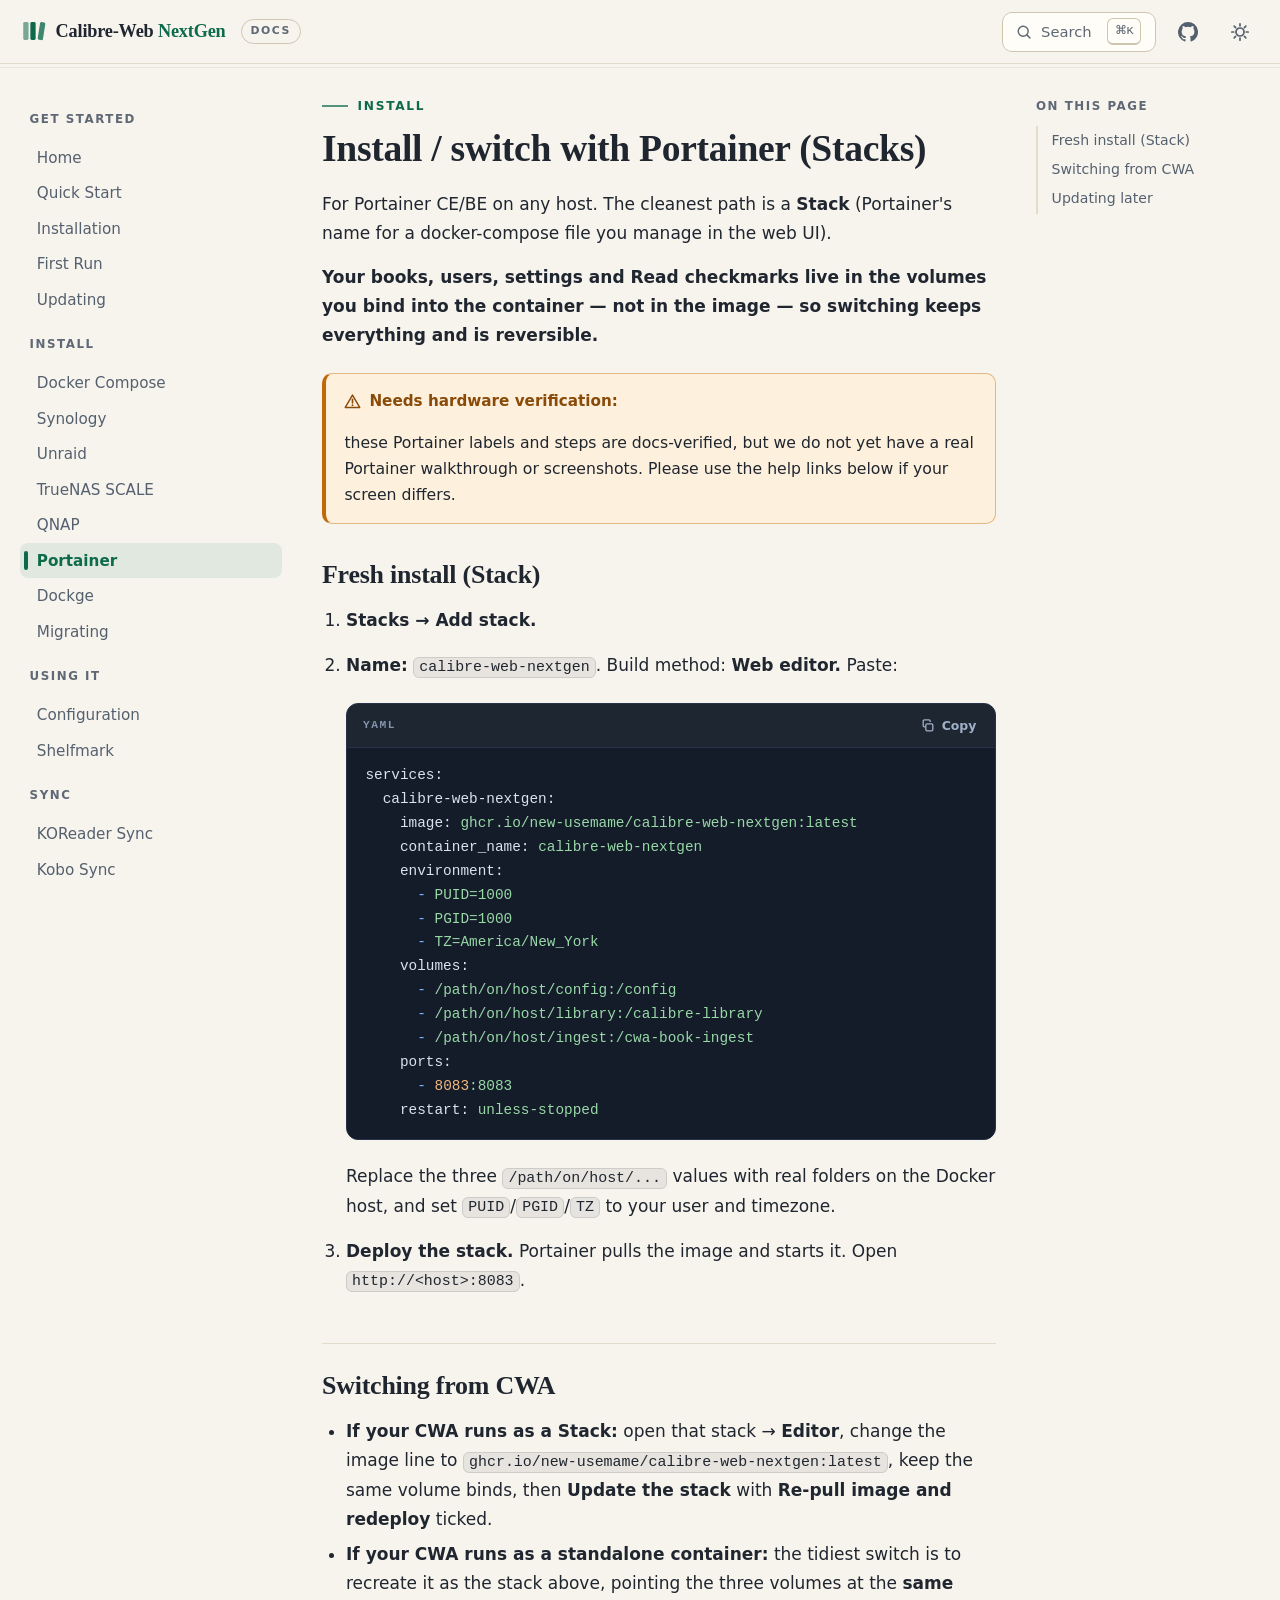
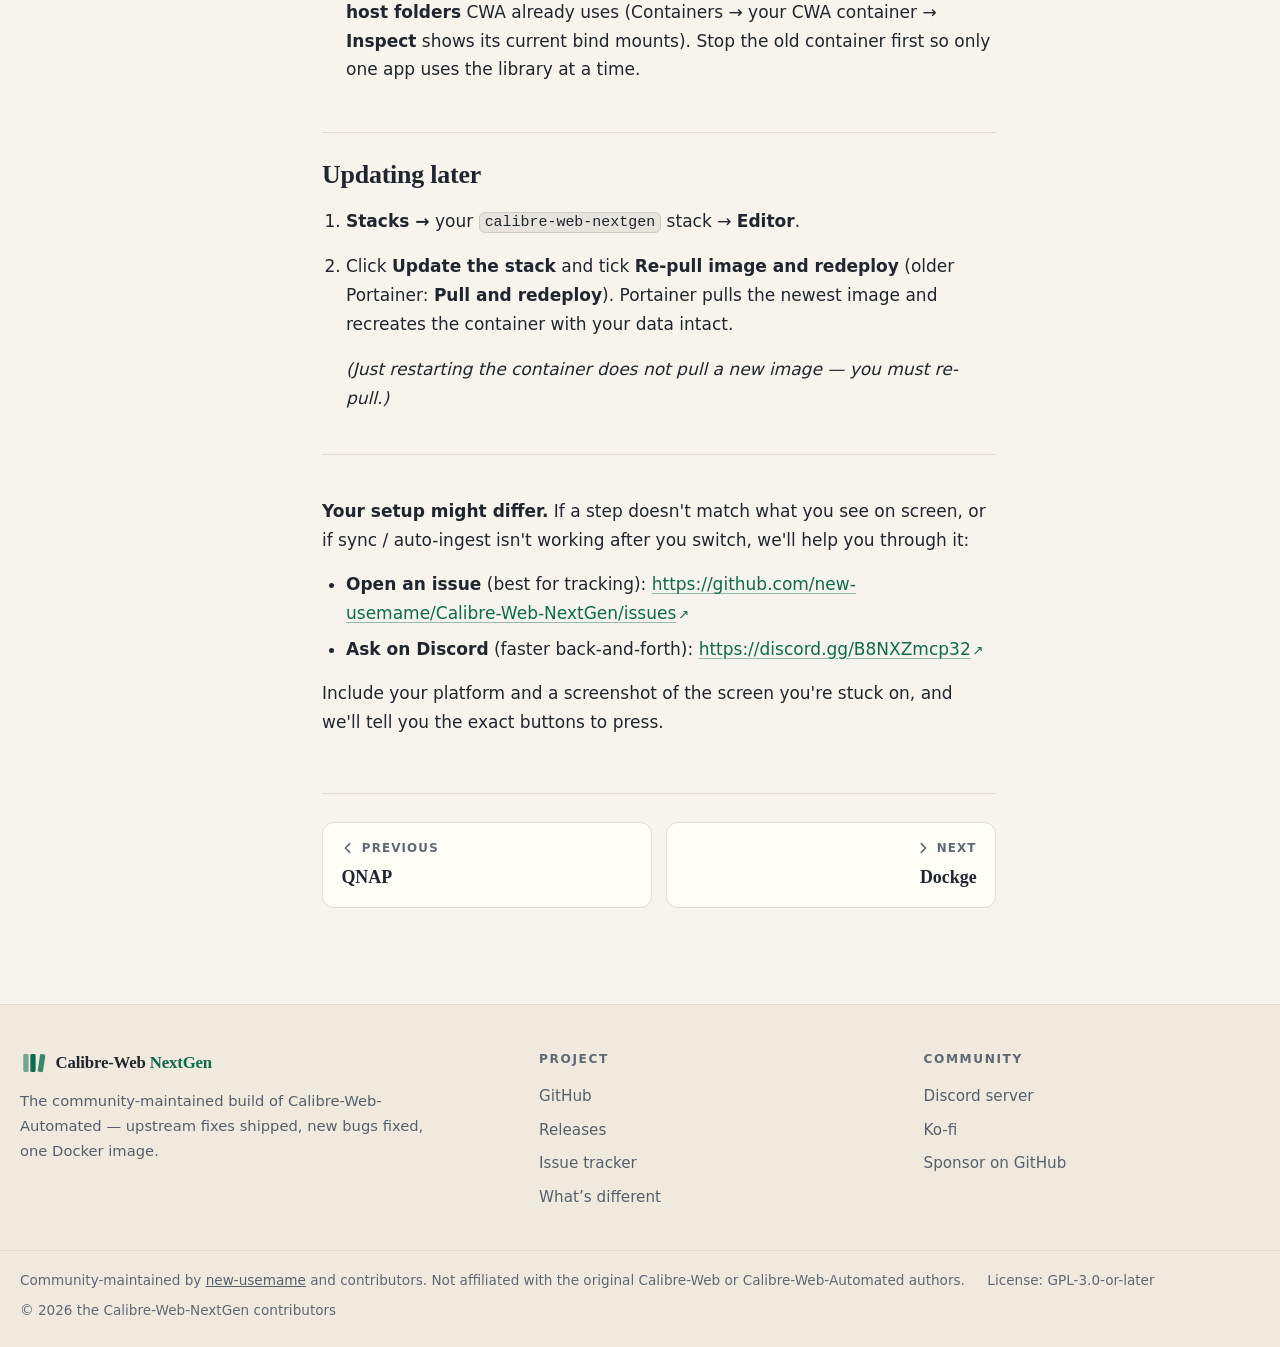
<file: wikisite/dist/install-with-portainer/index.html>
<!DOCTYPE html>
<html lang="en" data-theme="light" data-prefix="../">
<head>
<meta charset="utf-8">
<meta name="viewport" content="width=device-width, initial-scale=1">
<title>Portainer — Calibre-Web NextGen docs</title>
<meta name="description" content="For Portainer CE/BE on any host. The cleanest path is a Stack (Portainer's name for a docker-compose file you manage in the web UI).">
<link rel="canonical" href="https://wiki.calibrewebnextgen.com/install-with-portainer/">
<meta name="theme-color" media="(prefers-color-scheme: light)" content="#f7f4ee">
<meta name="theme-color" media="(prefers-color-scheme: dark)" content="#11151b">
<meta property="og:type" content="website">
<meta property="og:site_name" content="Calibre-Web NextGen docs">
<meta property="og:title" content="Portainer — Calibre-Web NextGen docs">
<meta property="og:description" content="For Portainer CE/BE on any host. The cleanest path is a Stack (Portainer's name for a docker-compose file you manage in the web UI).">
<meta property="og:url" content="https://wiki.calibrewebnextgen.com/install-with-portainer/">
<meta property="og:image" content="https://wiki.calibrewebnextgen.com/img/og.png">
<meta name="twitter:card" content="summary_large_image">
<meta name="twitter:title" content="Portainer — Calibre-Web NextGen docs">
<meta name="twitter:description" content="For Portainer CE/BE on any host. The cleanest path is a Stack (Portainer's name for a docker-compose file you manage in the web UI).">
<meta name="twitter:image" content="https://wiki.calibrewebnextgen.com/img/og.png">
<link rel="icon" href="../favicon.svg" type="image/svg+xml">
<link rel="icon" href="../favicon-32.png" type="image/png" sizes="32x32">
<link rel="apple-touch-icon" href="../apple-touch-icon.png">
<script>try{var t=localStorage.getItem('cwng-theme');if(t!=='light'&&t!=='dark'){t=matchMedia('(prefers-color-scheme: dark)').matches?'dark':'light'}document.documentElement.dataset.theme=t}catch(e){document.documentElement.dataset.theme='light'}</script>
<link rel="stylesheet" href="../assets/site.css">
<script src="../assets/search-index.js" defer></script>
<script src="../assets/site.js" defer></script>
<script type="application/ld+json">{"@context":"https://schema.org","@type":"TechArticle","headline":"Portainer","description":"For Portainer CE/BE on any host. The cleanest path is a Stack (Portainer's name for a docker-compose file you manage in the web UI).","url":"https://wiki.calibrewebnextgen.com/install-with-portainer/","dateModified":"2026-08-10","inLanguage":"en","isAccessibleForFree":true,"author":{"@type":"Organization","name":"Calibre-Web NextGen","url":"https://github.com/new-usemame/Calibre-Web-NextGen"},"publisher":{"@type":"Organization","name":"Calibre-Web NextGen","url":"https://github.com/new-usemame/Calibre-Web-NextGen"},"isPartOf":{"@type":"WebSite","name":"Calibre-Web NextGen docs","url":"https://wiki.calibrewebnextgen.com/"}}</script>
</head>
<body>
<a class="skip-link" href="#main">Skip to content</a>
<header class="site-header">
  <div class="header-inner">
    <button type="button" class="icon-btn" id="nav-toggle" aria-label="Open navigation" aria-expanded="false" aria-controls="site-nav"><svg viewBox="0 0 20 20" fill="none" aria-hidden="true"><path d="M3 5.5h14M3 10h14M3 14.5h14" stroke="currentColor" stroke-width="1.8" stroke-linecap="round"/></svg></button>
    <a class="brand" href="../" aria-label="Calibre-Web NextGen docs home"><svg class="brand-logo" viewBox="0 0 32 32" aria-hidden="true"><rect x="4" y="5" width="6.5" height="22" rx="1.8" fill="currentColor" opacity="0.55"/><rect x="12.75" y="5" width="6.5" height="22" rx="1.8" fill="currentColor"/><rect x="21.5" y="5" width="6.5" height="22" rx="1.8" fill="currentColor" opacity="0.8" transform="rotate(9 24.75 27)"/></svg><span class="brand-name">Calibre-Web <b>NextGen</b></span><span class="brand-tag">Docs</span></a>
    <span class="header-spacer"></span>
    <button type="button" class="search-btn" id="search-button" aria-label="Search the docs"><svg viewBox="0 0 20 20" fill="none" aria-hidden="true"><circle cx="9" cy="9" r="6.2" stroke="currentColor" stroke-width="1.8"/><path d="M13.6 13.6 17.5 17.5" stroke="currentColor" stroke-width="1.8" stroke-linecap="round"/></svg><span class="search-btn-text">Search</span><kbd class="search-btn-kbd">⌘K</kbd></button>
    <a class="icon-btn" href="https://github.com/new-usemame/Calibre-Web-NextGen" aria-label="GitHub repository"><svg viewBox="0 0 16 16" fill="currentColor" aria-hidden="true"><path d="M8 0a8 8 0 0 0-2.53 15.59c.4.07.55-.17.55-.38l-.01-1.49c-2.01.37-2.53-.49-2.69-.94-.09-.23-.48-.94-.82-1.13-.28-.15-.68-.52-.01-.53.63-.01 1.08.58 1.23.82.72 1.21 1.87.87 2.33.66.07-.52.28-.87.51-1.07-1.78-.2-3.64-.89-3.64-3.95 0-.87.31-1.59.82-2.15-.08-.2-.36-1.02.08-2.12 0 0 .67-.21 2.2.82a7.42 7.42 0 0 1 4 0c1.53-1.04 2.2-.82 2.2-.82.44 1.1.16 1.92.08 2.12.51.56.82 1.27.82 2.15 0 3.07-1.87 3.75-3.65 3.95.29.25.54.73.54 1.48l-.01 2.2c0 .21.15.46.55.38A8 8 0 0 0 8 0Z"/></svg></a>
    <button type="button" class="icon-btn" id="theme-toggle" aria-pressed="false" aria-label="Switch to dark theme"><svg class="sun" viewBox="0 0 20 20" fill="none" aria-hidden="true"><circle cx="10" cy="10" r="4" stroke="currentColor" stroke-width="1.7"/><path d="M10 1.8v2M10 16.2v2M1.8 10h2M16.2 10h2M4.2 4.2l1.4 1.4M14.4 14.4l1.4 1.4M15.8 4.2l-1.4 1.4M5.6 14.4l-1.4 1.4" stroke="currentColor" stroke-width="1.7" stroke-linecap="round"/></svg><svg class="moon" viewBox="0 0 20 20" fill="none" aria-hidden="true"><path d="M17.2 12.2A7.5 7.5 0 0 1 7.8 2.8a7.5 7.5 0 1 0 9.4 9.4Z" stroke="currentColor" stroke-width="1.7" stroke-linejoin="round"/></svg></button>
  </div>
</header>
<div id="nav-backdrop"></div>
<div class="layout">
  <nav class="site-nav" id="site-nav" aria-label="Documentation">
    <div class="nav-drawer-head">
      <span class="nav-drawer-title">Docs</span>
      <button type="button" class="icon-btn" id="nav-close" aria-label="Close navigation"><svg viewBox="0 0 20 20" fill="none" aria-hidden="true"><path d="M5 5l10 10M15 5L5 15" stroke="currentColor" stroke-width="1.8" stroke-linecap="round"/></svg></button>
    </div>
    <details class="nav-group" open>
      <summary><svg class="chev" viewBox="0 0 12 12" fill="none" aria-hidden="true"><path d="M2.5 4.5 6 8l3.5-3.5" stroke="currentColor" stroke-width="1.6" stroke-linecap="round" stroke-linejoin="round"/></svg><span>Get Started</span></summary>
      <ul class="nav-list">
        <li><a href="../">Home</a></li>
        <li><a href="../quick-start/">Quick Start</a></li>
        <li><a href="../installation/">Installation</a></li>
        <li><a href="../first-run/">First Run</a></li>
        <li><a href="../updating/">Updating</a></li>
      </ul>
    </details>
    <details class="nav-group" open>
      <summary><svg class="chev" viewBox="0 0 12 12" fill="none" aria-hidden="true"><path d="M2.5 4.5 6 8l3.5-3.5" stroke="currentColor" stroke-width="1.6" stroke-linecap="round" stroke-linejoin="round"/></svg><span>Install</span></summary>
      <ul class="nav-list">
        <li><a href="../install-with-docker-compose/">Docker Compose</a></li>
        <li><a href="../install-on-synology/">Synology</a></li>
        <li><a href="../install-on-unraid/">Unraid</a></li>
        <li><a href="../install-on-truenas-scale/">TrueNAS SCALE</a></li>
        <li><a href="../install-on-qnap/">QNAP</a></li>
        <li><a href="../install-with-portainer/" aria-current="page">Portainer</a></li>
        <li><a href="../install-with-dockge/">Dockge</a></li>
        <li><a href="../migrating/">Migrating</a></li>
      </ul>
    </details>
    <details class="nav-group" open>
      <summary><svg class="chev" viewBox="0 0 12 12" fill="none" aria-hidden="true"><path d="M2.5 4.5 6 8l3.5-3.5" stroke="currentColor" stroke-width="1.6" stroke-linecap="round" stroke-linejoin="round"/></svg><span>Using it</span></summary>
      <ul class="nav-list">
        <li><a href="../configuration/">Configuration</a></li>
        <li><a href="../shelfmark/">Shelfmark</a></li>
      </ul>
    </details>
    <details class="nav-group" open>
      <summary><svg class="chev" viewBox="0 0 12 12" fill="none" aria-hidden="true"><path d="M2.5 4.5 6 8l3.5-3.5" stroke="currentColor" stroke-width="1.6" stroke-linecap="round" stroke-linejoin="round"/></svg><span>Sync</span></summary>
      <ul class="nav-list">
        <li><a href="../koreader-sync/">KOReader Sync</a></li>
        <li><a href="../kobo-sync/">Kobo Sync</a></li>
      </ul>
    </details>
    <details class="nav-group" open>
      <summary><svg class="chev" viewBox="0 0 12 12" fill="none" aria-hidden="true"><path d="M2.5 4.5 6 8l3.5-3.5" stroke="currentColor" stroke-width="1.6" stroke-linecap="round" stroke-linejoin="round"/></svg><span>Help</span></summary>
      <ul class="nav-list">
        <li><a href="../troubleshooting/">Troubleshooting</a></li>
        <li><a href="../differences-from-upstream/">Differences from Upstream</a></li>
        <li><a href="../contributing/">Contributing</a></li>
      </ul>
    </details>
    <div class="nav-externals">
      <a href="https://github.com/new-usemame/Calibre-Web-NextGen"><svg viewBox="0 0 16 16" fill="currentColor" aria-hidden="true"><path d="M8 0a8 8 0 0 0-2.53 15.59c.4.07.55-.17.55-.38l-.01-1.49c-2.01.37-2.53-.49-2.69-.94-.09-.23-.48-.94-.82-1.13-.28-.15-.68-.52-.01-.53.63-.01 1.08.58 1.23.82.72 1.21 1.87.87 2.33.66.07-.52.28-.87.51-1.07-1.78-.2-3.64-.89-3.64-3.95 0-.87.31-1.59.82-2.15-.08-.2-.36-1.02.08-2.12 0 0 .67-.21 2.2.82a7.42 7.42 0 0 1 4 0c1.53-1.04 2.2-.82 2.2-.82.44 1.1.16 1.92.08 2.12.51.56.82 1.27.82 2.15 0 3.07-1.87 3.75-3.65 3.95.29.25.54.73.54 1.48l-.01 2.2c0 .21.15.46.55.38A8 8 0 0 0 8 0Z"/></svg> GitHub</a>
      <a href="https://github.com/new-usemame/Calibre-Web-NextGen/releases">Releases</a>
      <a href="https://github.com/new-usemame/Calibre-Web-NextGen/issues">Issues</a>
      <a href="https://discord.gg/B8NXZmcp32"><svg viewBox="0 0 24 24" fill="currentColor" aria-hidden="true"><path d="M20.32 4.37a19.8 19.8 0 0 0-4.93-1.51 13.8 13.8 0 0 0-.64 1.28 18.3 18.3 0 0 0-5.5 0 13.8 13.8 0 0 0-.64-1.28c-1.71.29-3.37.8-4.93 1.51A20.3 20.3 0 0 0 .1 18.06a19.9 19.9 0 0 0 6.07 3.03c.49-.66.93-1.37 1.3-2.1a12.9 12.9 0 0 1-2.05-.98c.17-.12.34-.25.5-.38a14.2 14.2 0 0 0 12.16 0c.16.13.33.26.5.38-.65.39-1.34.72-2.05.98.37.73.81 1.44 1.3 2.1a19.9 19.9 0 0 0 6.07-3.03 20.3 20.3 0 0 0-3.58-13.69ZM8.02 15.33c-1.18 0-2.16-1.08-2.16-2.42s.95-2.42 2.16-2.42 2.18 1.09 2.16 2.42c0 1.34-.95 2.42-2.16 2.42Zm7.96 0c-1.18 0-2.16-1.08-2.16-2.42s.95-2.42 2.16-2.42 2.18 1.09 2.16 2.42c0 1.34-.95 2.42-2.16 2.42Z"/></svg> Discord</a>
    </div>
  </nav>
  <main id="main">
    <p class="page-eyebrow">Install</p>
    <details class="toc-mobile">
    <summary>On this page</summary>
    <ul>
      <li><a href="#fresh-install-stack">Fresh install (Stack)</a></li>
        <li><a href="#switching-from-cwa">Switching from CWA</a></li>
        <li><a href="#updating-later">Updating later</a></li>
    </ul>
  </details>
    <article class="prose"><h1 id="install--switch-with-portainer-stacks"><a class="h-anchor" href="#install--switch-with-portainer-stacks" aria-hidden="true" tabindex="-1">#</a>Install / switch with Portainer (Stacks)</h1>
<p>For Portainer CE/BE on any host. The cleanest path is a <strong>Stack</strong> (Portainer's name for a
docker-compose file you manage in the web UI).</p>
<p><strong>Your books, users, settings and Read checkmarks live in the volumes you bind into the
container — not in the image — so switching keeps everything and is reversible.</strong></p>
<div class="callout callout-warning" role="note" aria-label="Warning"><p class="callout-title"><svg viewBox="0 0 20 20" fill="none" aria-hidden="true"><path d="M10 2.5 18.5 17h-17L10 2.5Z" stroke="currentColor" stroke-width="1.7" stroke-linejoin="round"/><path d="M10 7.5v4.2" stroke="currentColor" stroke-width="1.9" stroke-linecap="round"/><circle cx="10" cy="14.3" r="1.1" fill="currentColor"/></svg>Needs hardware verification:</p>
<p>these Portainer labels and steps are docs-verified, but we do not
yet have a real Portainer walkthrough or screenshots. Please use the help links below if your screen differs.</p>
</div>
<h2 id="fresh-install-stack"><a class="h-anchor" href="#fresh-install-stack" aria-hidden="true" tabindex="-1">#</a>Fresh install (Stack)</h2>
<ol>
<li>
<p><strong>Stacks → Add stack.</strong></p>
</li>
<li>
<p><strong>Name:</strong> <code>calibre-web-nextgen</code>. Build method: <strong>Web editor.</strong> Paste:</p>
<div class="codeblock" data-lang="yaml"><div class="codeblock-bar"><span class="codeblock-lang">yaml</span><button type="button" class="copy-btn" aria-label="Copy code to clipboard"><svg class="copy-icon" viewBox="0 0 16 16" fill="none" aria-hidden="true"><rect x="5.5" y="5.5" width="8" height="8" rx="1.5" stroke="currentColor" stroke-width="1.5"/><path d="M10.5 3.5v-1A1.5 1.5 0 0 0 9 1H4a1.5 1.5 0 0 0-1.5 1.5v5A1.5 1.5 0 0 0 4 9h1" stroke="currentColor" stroke-width="1.5"/></svg><svg class="copy-check" viewBox="0 0 16 16" fill="none" aria-hidden="true"><path d="M2.5 8.5 6 12 13.5 4.5" stroke="currentColor" stroke-width="2" stroke-linecap="round" stroke-linejoin="round"/></svg><span class="copy-label">Copy</span></button></div><pre><code class="hljs language-yaml"><span class="hljs-attr">services:</span>
  <span class="hljs-attr">calibre-web-nextgen:</span>
    <span class="hljs-attr">image:</span> <span class="hljs-string">ghcr.io/new-usemame/calibre-web-nextgen:latest</span>
    <span class="hljs-attr">container_name:</span> <span class="hljs-string">calibre-web-nextgen</span>
    <span class="hljs-attr">environment:</span>
      <span class="hljs-bullet">-</span> <span class="hljs-string">PUID=1000</span>
      <span class="hljs-bullet">-</span> <span class="hljs-string">PGID=1000</span>
      <span class="hljs-bullet">-</span> <span class="hljs-string">TZ=America/New_York</span>
    <span class="hljs-attr">volumes:</span>
      <span class="hljs-bullet">-</span> <span class="hljs-string">/path/on/host/config:/config</span>
      <span class="hljs-bullet">-</span> <span class="hljs-string">/path/on/host/library:/calibre-library</span>
      <span class="hljs-bullet">-</span> <span class="hljs-string">/path/on/host/ingest:/cwa-book-ingest</span>
    <span class="hljs-attr">ports:</span>
      <span class="hljs-bullet">-</span> <span class="hljs-number">8083</span><span class="hljs-string">:8083</span>
    <span class="hljs-attr">restart:</span> <span class="hljs-string">unless-stopped</span>
</code></pre></div>
<p>Replace the three <code>/path/on/host/...</code> values with real folders on the Docker host, and set
<code>PUID</code>/<code>PGID</code>/<code>TZ</code> to your user and timezone.</p>
</li>
<li>
<p><strong>Deploy the stack.</strong> Portainer pulls the image and starts it. Open <code>http://&lt;host&gt;:8083</code>.</p>
</li>
</ol>
<h2 id="switching-from-cwa"><a class="h-anchor" href="#switching-from-cwa" aria-hidden="true" tabindex="-1">#</a>Switching from CWA</h2>
<ul>
<li><strong>If your CWA runs as a Stack:</strong> open that stack → <strong>Editor</strong>, change the image line to
<code>ghcr.io/new-usemame/calibre-web-nextgen:latest</code>, keep the same volume binds, then
<strong>Update the stack</strong> with <strong>Re-pull image and redeploy</strong> ticked.</li>
<li><strong>If your CWA runs as a standalone container:</strong> the tidiest switch is to recreate it as the
stack above, pointing the three volumes at the <strong>same host folders</strong> CWA already uses
(Containers → your CWA container → <strong>Inspect</strong> shows its current bind mounts). Stop the old
container first so only one app uses the library at a time.</li>
</ul>
<h2 id="updating-later"><a class="h-anchor" href="#updating-later" aria-hidden="true" tabindex="-1">#</a>Updating later</h2>
<ol>
<li>
<p><strong>Stacks →</strong> your <code>calibre-web-nextgen</code> stack → <strong>Editor</strong>.</p>
</li>
<li>
<p>Click <strong>Update the stack</strong> and tick <strong>Re-pull image and redeploy</strong> (older Portainer:
<strong>Pull and redeploy</strong>). Portainer pulls the newest image and recreates the container with
your data intact.</p>
<p><em>(Just restarting the container does not pull a new image — you must re-pull.)</em></p>
</li>
</ol>
<hr>
<p><strong>Your setup might differ.</strong> If a step doesn't match what you see on screen, or if
sync / auto-ingest isn't working after you switch, we'll help you through it:</p>
<ul>
<li><strong>Open an issue</strong> (best for tracking): <a href="https://github.com/new-usemame/Calibre-Web-NextGen/issues" rel="noopener" class="ext">https://github.com/new-usemame/Calibre-Web-NextGen/issues</a></li>
<li><strong>Ask on Discord</strong> (faster back-and-forth): <a href="https://discord.gg/B8NXZmcp32" rel="noopener" class="ext">https://discord.gg/B8NXZmcp32</a></li>
</ul>
<p>Include your platform and a screenshot of the screen you're stuck on, and we'll tell you
the exact buttons to press.</p>
</article>
    <nav class="prev-next" aria-label="Previous and next pages">
    <a class="pn-card pn-prev" href="../install-on-qnap/"><span class="pn-label"><svg viewBox="0 0 16 16" fill="none" aria-hidden="true"><path d="M10 3 5 8l5 5" stroke="currentColor" stroke-width="1.8" stroke-linecap="round" stroke-linejoin="round"/></svg>Previous</span><span class="pn-title">QNAP</span></a>
    <a class="pn-card pn-next" href="../install-with-dockge/"><span class="pn-label"><svg viewBox="0 0 16 16" fill="none" aria-hidden="true"><path d="m6 3 5 5-5 5" stroke="currentColor" stroke-width="1.8" stroke-linecap="round" stroke-linejoin="round"/></svg>Next</span><span class="pn-title">Dockge</span></a>
  </nav>
  </main>
  <nav class="toc" id="on-this-page" aria-label="On this page">
      <p class="toc-title">On this page</p>
      <ul>
        <li><a href="#fresh-install-stack">Fresh install (Stack)</a></li>
        <li><a href="#switching-from-cwa">Switching from CWA</a></li>
        <li><a href="#updating-later">Updating later</a></li>
      </ul>
    </nav>
</div>
<footer class="site-footer">
  <div class="footer-inner">
    <div class="footer-brand">
      <a class="brand" href="../"><svg class="brand-logo" viewBox="0 0 32 32" aria-hidden="true"><rect x="4" y="5" width="6.5" height="22" rx="1.8" fill="currentColor" opacity="0.55"/><rect x="12.75" y="5" width="6.5" height="22" rx="1.8" fill="currentColor"/><rect x="21.5" y="5" width="6.5" height="22" rx="1.8" fill="currentColor" opacity="0.8" transform="rotate(9 24.75 27)"/></svg><span class="brand-name">Calibre-Web <b>NextGen</b></span></a>
      <p>The community-maintained build of Calibre-Web-Automated — upstream fixes shipped, new bugs fixed, one Docker image.</p>
    </div>
    <nav class="footer-col" aria-label="Project links">
      <h2>Project</h2>
      <ul>
        <li><a href="https://github.com/new-usemame/Calibre-Web-NextGen">GitHub</a></li>
        <li><a href="https://github.com/new-usemame/Calibre-Web-NextGen/releases">Releases</a></li>
        <li><a href="https://github.com/new-usemame/Calibre-Web-NextGen/issues">Issue tracker</a></li>
        <li><a href="https://github.com/new-usemame/Calibre-Web-NextGen/blob/main/CHANGES-vs-upstream.md">What&rsquo;s different</a></li>
      </ul>
    </nav>
    <nav class="footer-col" aria-label="Community links">
      <h2>Community</h2>
      <ul>
        <li><a href="https://discord.gg/B8NXZmcp32">Discord server</a></li>
        <li><a href="https://ko-fi.com/calibrewebnextgen">Ko-fi</a></li>
        <li><a href="https://github.com/sponsors/new-usemame">Sponsor on GitHub</a></li>
      </ul>
    </nav>
  </div>
  <div class="footer-legal">
    <span>Community-maintained by <a href="https://github.com/new-usemame">new-usemame</a> and contributors. Not affiliated with the original Calibre-Web or Calibre-Web-Automated authors.</span>
    <span>License: GPL-3.0-or-later</span>
    <span>&copy; <span id="footer-year">2026</span> the Calibre-Web-NextGen contributors</span>
  </div>
</footer>
<div id="search-overlay" hidden>
  <div class="search-backdrop" data-close-search></div>
  <div class="search-modal" role="dialog" aria-modal="true" aria-label="Search the docs">
    <div class="search-box">
      <svg viewBox="0 0 20 20" fill="none" aria-hidden="true"><circle cx="9" cy="9" r="6.2" stroke="currentColor" stroke-width="1.8"/><path d="M13.6 13.6 17.5 17.5" stroke="currentColor" stroke-width="1.8" stroke-linecap="round"/></svg>
      <input id="search-input" type="search" placeholder="Search the docs…" autocomplete="off"
        spellcheck="false" role="combobox" aria-expanded="true" aria-controls="search-results"
        aria-label="Search the docs">
      <kbd>Esc</kbd>
    </div>
    <ul id="search-results" role="listbox" aria-label="Search results"></ul>
    <div class="search-foot">
      <span><kbd>↑</kbd><kbd>↓</kbd> move</span>
      <span><kbd>Enter</kbd> open</span>
      <span><kbd>Esc</kbd> close</span>
    </div>
  </div>
</div>
</body>
</html>
</file>
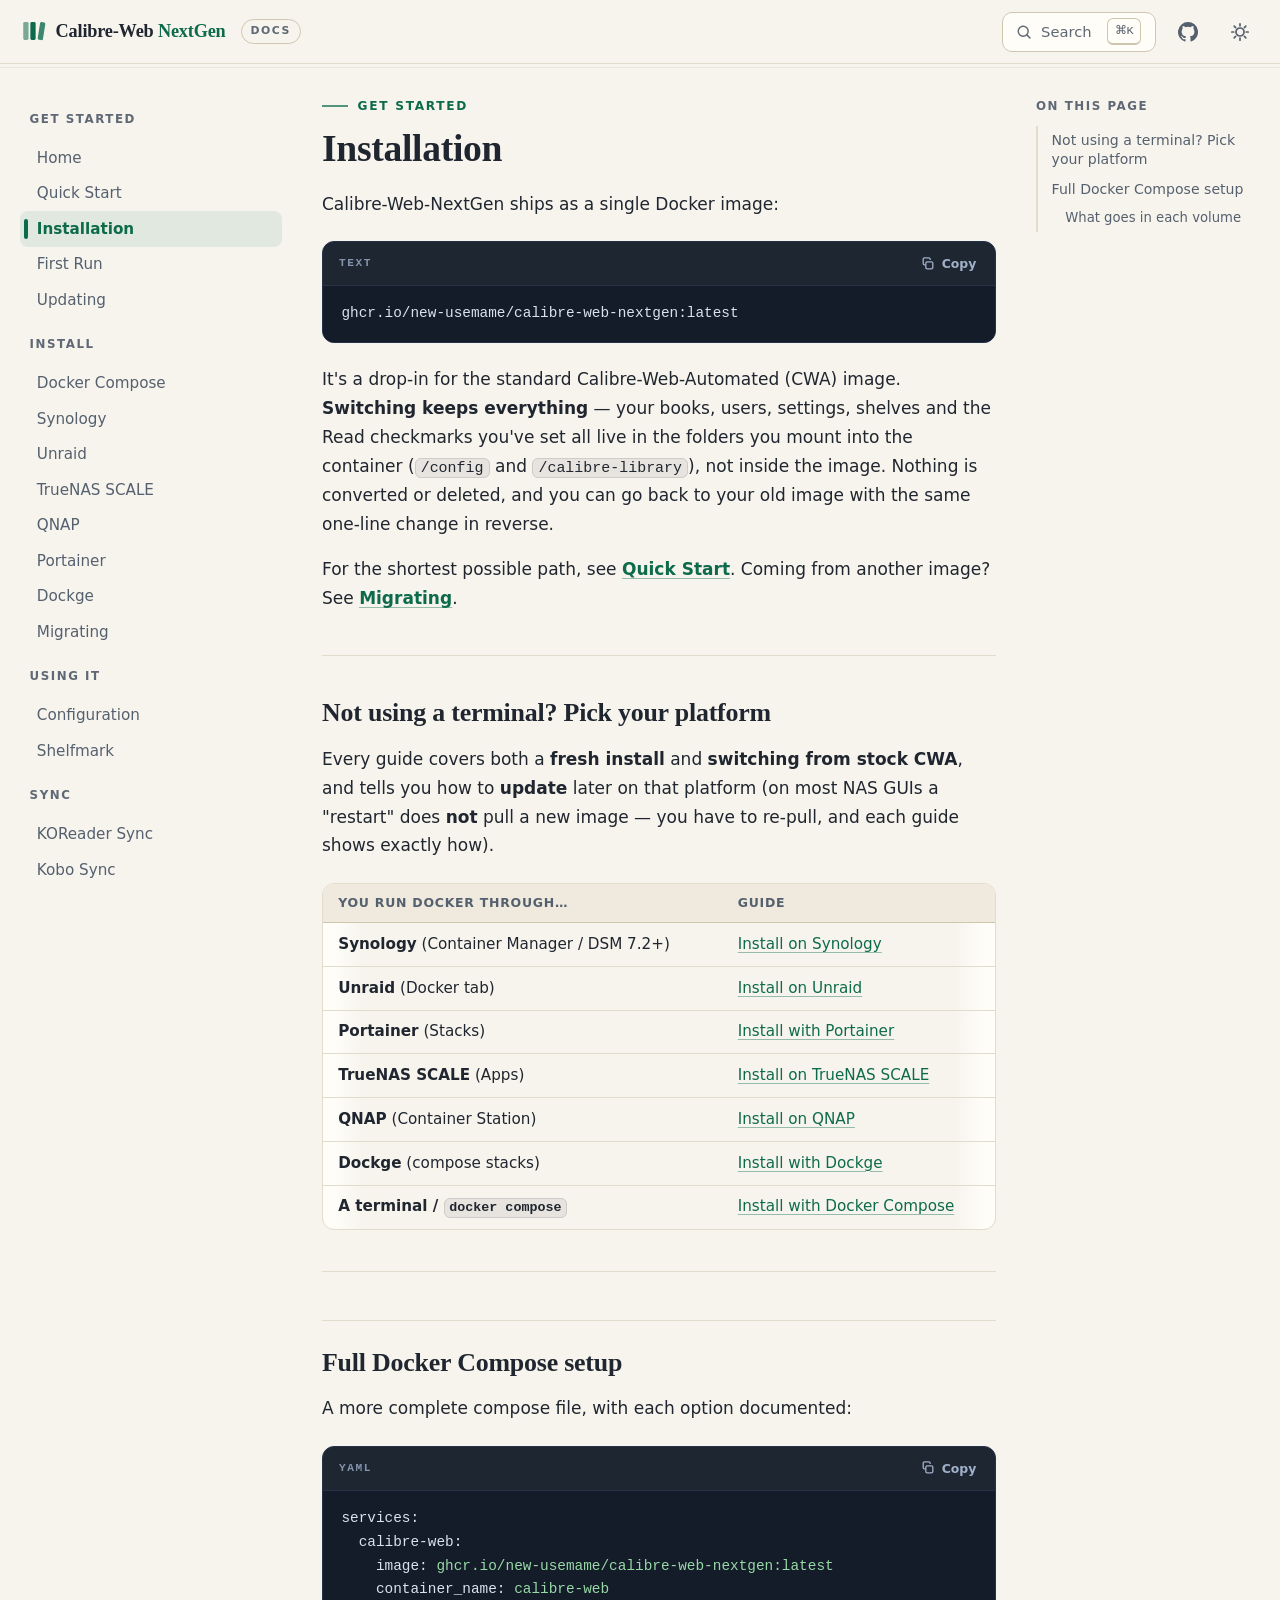
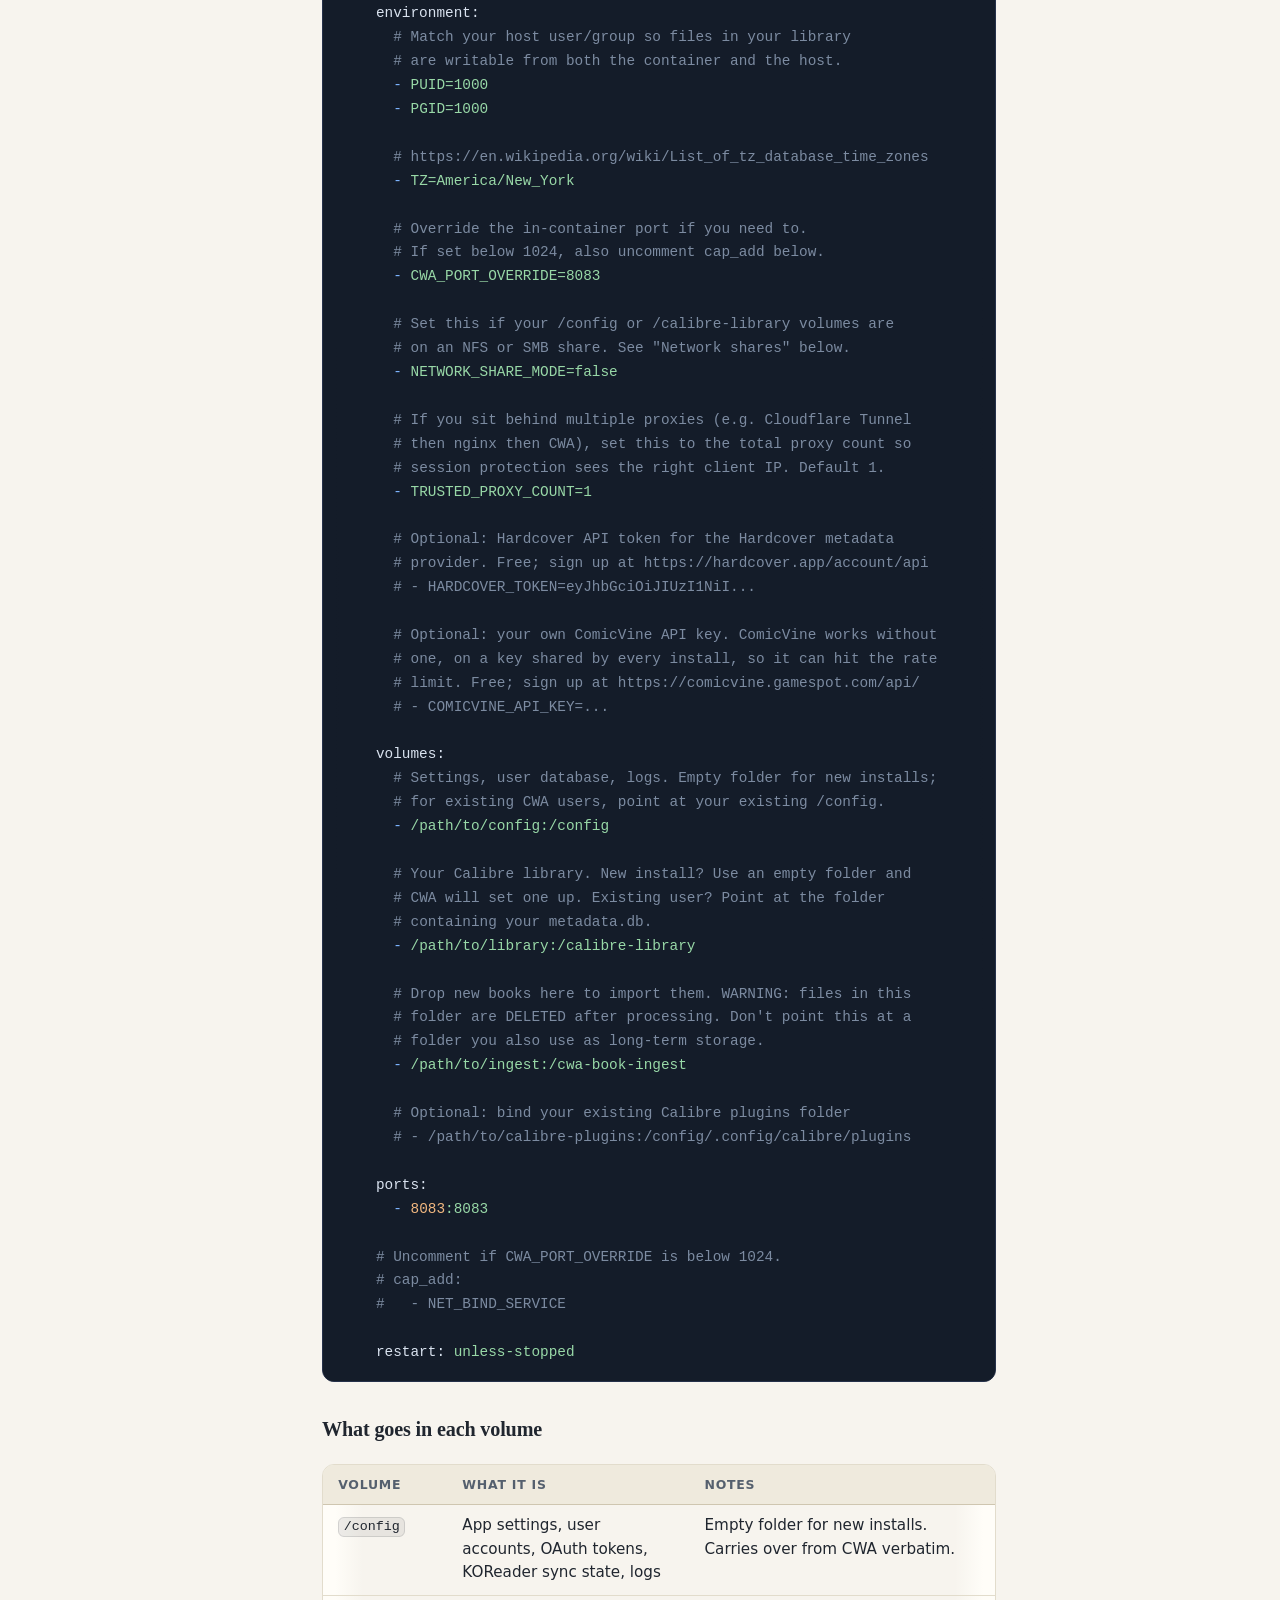
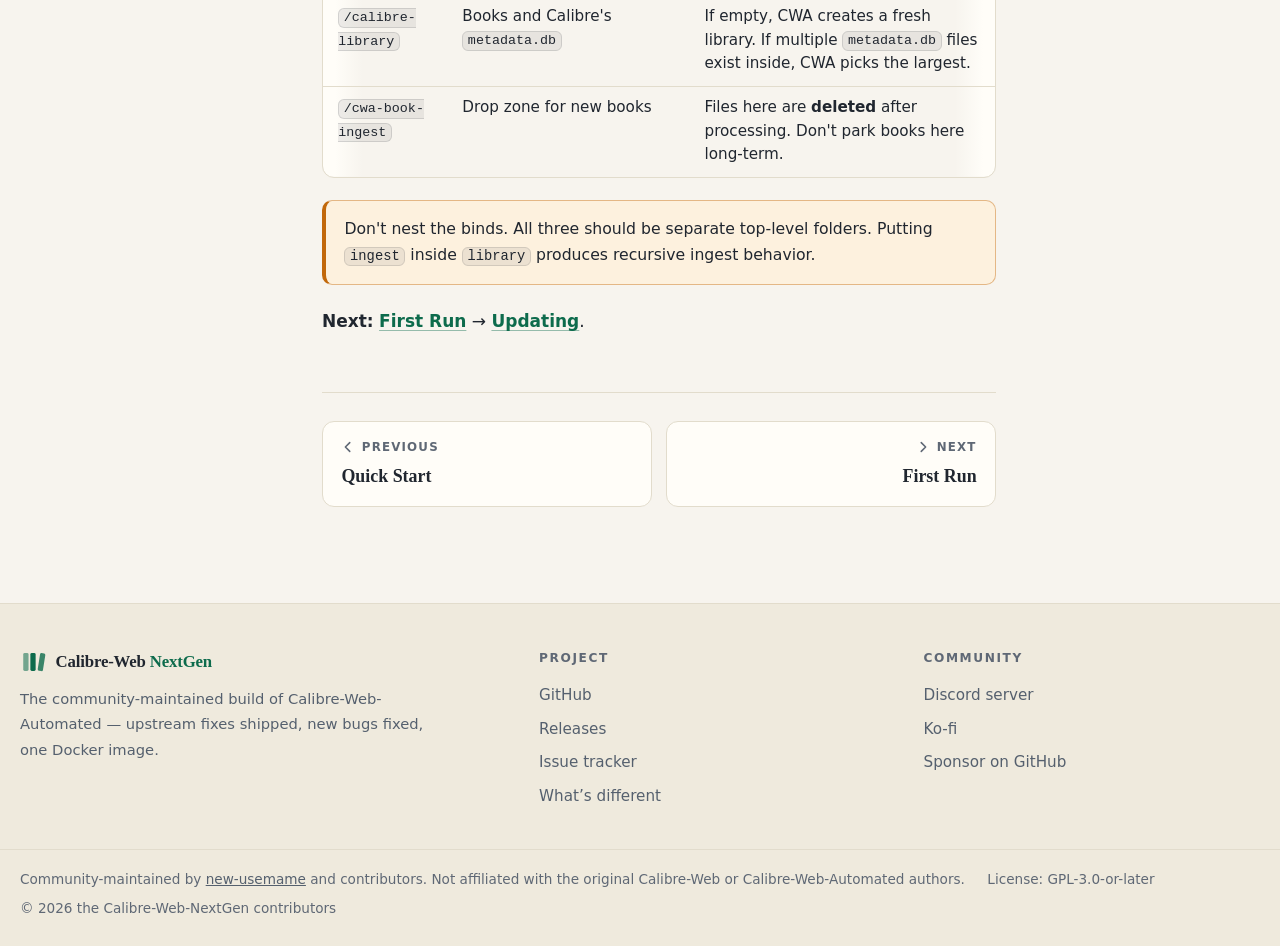
<file: wikisite/dist/installation/index.html>
<!DOCTYPE html>
<html lang="en" data-theme="light" data-prefix="../">
<head>
<meta charset="utf-8">
<meta name="viewport" content="width=device-width, initial-scale=1">
<title>Installation — Calibre-Web NextGen docs</title>
<meta name="description" content="Calibre-Web-NextGen ships as a single Docker image:">
<link rel="canonical" href="https://wiki.calibrewebnextgen.com/installation/">
<meta name="theme-color" media="(prefers-color-scheme: light)" content="#f7f4ee">
<meta name="theme-color" media="(prefers-color-scheme: dark)" content="#11151b">
<meta property="og:type" content="website">
<meta property="og:site_name" content="Calibre-Web NextGen docs">
<meta property="og:title" content="Installation — Calibre-Web NextGen docs">
<meta property="og:description" content="Calibre-Web-NextGen ships as a single Docker image:">
<meta property="og:url" content="https://wiki.calibrewebnextgen.com/installation/">
<meta property="og:image" content="https://wiki.calibrewebnextgen.com/img/og.png">
<meta name="twitter:card" content="summary_large_image">
<meta name="twitter:title" content="Installation — Calibre-Web NextGen docs">
<meta name="twitter:description" content="Calibre-Web-NextGen ships as a single Docker image:">
<meta name="twitter:image" content="https://wiki.calibrewebnextgen.com/img/og.png">
<link rel="icon" href="../favicon.svg" type="image/svg+xml">
<link rel="icon" href="../favicon-32.png" type="image/png" sizes="32x32">
<link rel="apple-touch-icon" href="../apple-touch-icon.png">
<script>try{var t=localStorage.getItem('cwng-theme');if(t!=='light'&&t!=='dark'){t=matchMedia('(prefers-color-scheme: dark)').matches?'dark':'light'}document.documentElement.dataset.theme=t}catch(e){document.documentElement.dataset.theme='light'}</script>
<link rel="stylesheet" href="../assets/site.css">
<script src="../assets/search-index.js" defer></script>
<script src="../assets/site.js" defer></script>
<script type="application/ld+json">{"@context":"https://schema.org","@type":"TechArticle","headline":"Installation","description":"Calibre-Web-NextGen ships as a single Docker image:","url":"https://wiki.calibrewebnextgen.com/installation/","dateModified":"2026-08-10","inLanguage":"en","isAccessibleForFree":true,"author":{"@type":"Organization","name":"Calibre-Web NextGen","url":"https://github.com/new-usemame/Calibre-Web-NextGen"},"publisher":{"@type":"Organization","name":"Calibre-Web NextGen","url":"https://github.com/new-usemame/Calibre-Web-NextGen"},"isPartOf":{"@type":"WebSite","name":"Calibre-Web NextGen docs","url":"https://wiki.calibrewebnextgen.com/"}}</script>
</head>
<body>
<a class="skip-link" href="#main">Skip to content</a>
<header class="site-header">
  <div class="header-inner">
    <button type="button" class="icon-btn" id="nav-toggle" aria-label="Open navigation" aria-expanded="false" aria-controls="site-nav"><svg viewBox="0 0 20 20" fill="none" aria-hidden="true"><path d="M3 5.5h14M3 10h14M3 14.5h14" stroke="currentColor" stroke-width="1.8" stroke-linecap="round"/></svg></button>
    <a class="brand" href="../" aria-label="Calibre-Web NextGen docs home"><svg class="brand-logo" viewBox="0 0 32 32" aria-hidden="true"><rect x="4" y="5" width="6.5" height="22" rx="1.8" fill="currentColor" opacity="0.55"/><rect x="12.75" y="5" width="6.5" height="22" rx="1.8" fill="currentColor"/><rect x="21.5" y="5" width="6.5" height="22" rx="1.8" fill="currentColor" opacity="0.8" transform="rotate(9 24.75 27)"/></svg><span class="brand-name">Calibre-Web <b>NextGen</b></span><span class="brand-tag">Docs</span></a>
    <span class="header-spacer"></span>
    <button type="button" class="search-btn" id="search-button" aria-label="Search the docs"><svg viewBox="0 0 20 20" fill="none" aria-hidden="true"><circle cx="9" cy="9" r="6.2" stroke="currentColor" stroke-width="1.8"/><path d="M13.6 13.6 17.5 17.5" stroke="currentColor" stroke-width="1.8" stroke-linecap="round"/></svg><span class="search-btn-text">Search</span><kbd class="search-btn-kbd">⌘K</kbd></button>
    <a class="icon-btn" href="https://github.com/new-usemame/Calibre-Web-NextGen" aria-label="GitHub repository"><svg viewBox="0 0 16 16" fill="currentColor" aria-hidden="true"><path d="M8 0a8 8 0 0 0-2.53 15.59c.4.07.55-.17.55-.38l-.01-1.49c-2.01.37-2.53-.49-2.69-.94-.09-.23-.48-.94-.82-1.13-.28-.15-.68-.52-.01-.53.63-.01 1.08.58 1.23.82.72 1.21 1.87.87 2.33.66.07-.52.28-.87.51-1.07-1.78-.2-3.64-.89-3.64-3.95 0-.87.31-1.59.82-2.15-.08-.2-.36-1.02.08-2.12 0 0 .67-.21 2.2.82a7.42 7.42 0 0 1 4 0c1.53-1.04 2.2-.82 2.2-.82.44 1.1.16 1.92.08 2.12.51.56.82 1.27.82 2.15 0 3.07-1.87 3.75-3.65 3.95.29.25.54.73.54 1.48l-.01 2.2c0 .21.15.46.55.38A8 8 0 0 0 8 0Z"/></svg></a>
    <button type="button" class="icon-btn" id="theme-toggle" aria-pressed="false" aria-label="Switch to dark theme"><svg class="sun" viewBox="0 0 20 20" fill="none" aria-hidden="true"><circle cx="10" cy="10" r="4" stroke="currentColor" stroke-width="1.7"/><path d="M10 1.8v2M10 16.2v2M1.8 10h2M16.2 10h2M4.2 4.2l1.4 1.4M14.4 14.4l1.4 1.4M15.8 4.2l-1.4 1.4M5.6 14.4l-1.4 1.4" stroke="currentColor" stroke-width="1.7" stroke-linecap="round"/></svg><svg class="moon" viewBox="0 0 20 20" fill="none" aria-hidden="true"><path d="M17.2 12.2A7.5 7.5 0 0 1 7.8 2.8a7.5 7.5 0 1 0 9.4 9.4Z" stroke="currentColor" stroke-width="1.7" stroke-linejoin="round"/></svg></button>
  </div>
</header>
<div id="nav-backdrop"></div>
<div class="layout">
  <nav class="site-nav" id="site-nav" aria-label="Documentation">
    <div class="nav-drawer-head">
      <span class="nav-drawer-title">Docs</span>
      <button type="button" class="icon-btn" id="nav-close" aria-label="Close navigation"><svg viewBox="0 0 20 20" fill="none" aria-hidden="true"><path d="M5 5l10 10M15 5L5 15" stroke="currentColor" stroke-width="1.8" stroke-linecap="round"/></svg></button>
    </div>
    <details class="nav-group" open>
      <summary><svg class="chev" viewBox="0 0 12 12" fill="none" aria-hidden="true"><path d="M2.5 4.5 6 8l3.5-3.5" stroke="currentColor" stroke-width="1.6" stroke-linecap="round" stroke-linejoin="round"/></svg><span>Get Started</span></summary>
      <ul class="nav-list">
        <li><a href="../">Home</a></li>
        <li><a href="../quick-start/">Quick Start</a></li>
        <li><a href="../installation/" aria-current="page">Installation</a></li>
        <li><a href="../first-run/">First Run</a></li>
        <li><a href="../updating/">Updating</a></li>
      </ul>
    </details>
    <details class="nav-group" open>
      <summary><svg class="chev" viewBox="0 0 12 12" fill="none" aria-hidden="true"><path d="M2.5 4.5 6 8l3.5-3.5" stroke="currentColor" stroke-width="1.6" stroke-linecap="round" stroke-linejoin="round"/></svg><span>Install</span></summary>
      <ul class="nav-list">
        <li><a href="../install-with-docker-compose/">Docker Compose</a></li>
        <li><a href="../install-on-synology/">Synology</a></li>
        <li><a href="../install-on-unraid/">Unraid</a></li>
        <li><a href="../install-on-truenas-scale/">TrueNAS SCALE</a></li>
        <li><a href="../install-on-qnap/">QNAP</a></li>
        <li><a href="../install-with-portainer/">Portainer</a></li>
        <li><a href="../install-with-dockge/">Dockge</a></li>
        <li><a href="../migrating/">Migrating</a></li>
      </ul>
    </details>
    <details class="nav-group" open>
      <summary><svg class="chev" viewBox="0 0 12 12" fill="none" aria-hidden="true"><path d="M2.5 4.5 6 8l3.5-3.5" stroke="currentColor" stroke-width="1.6" stroke-linecap="round" stroke-linejoin="round"/></svg><span>Using it</span></summary>
      <ul class="nav-list">
        <li><a href="../configuration/">Configuration</a></li>
        <li><a href="../shelfmark/">Shelfmark</a></li>
      </ul>
    </details>
    <details class="nav-group" open>
      <summary><svg class="chev" viewBox="0 0 12 12" fill="none" aria-hidden="true"><path d="M2.5 4.5 6 8l3.5-3.5" stroke="currentColor" stroke-width="1.6" stroke-linecap="round" stroke-linejoin="round"/></svg><span>Sync</span></summary>
      <ul class="nav-list">
        <li><a href="../koreader-sync/">KOReader Sync</a></li>
        <li><a href="../kobo-sync/">Kobo Sync</a></li>
      </ul>
    </details>
    <details class="nav-group" open>
      <summary><svg class="chev" viewBox="0 0 12 12" fill="none" aria-hidden="true"><path d="M2.5 4.5 6 8l3.5-3.5" stroke="currentColor" stroke-width="1.6" stroke-linecap="round" stroke-linejoin="round"/></svg><span>Help</span></summary>
      <ul class="nav-list">
        <li><a href="../troubleshooting/">Troubleshooting</a></li>
        <li><a href="../differences-from-upstream/">Differences from Upstream</a></li>
        <li><a href="../contributing/">Contributing</a></li>
      </ul>
    </details>
    <div class="nav-externals">
      <a href="https://github.com/new-usemame/Calibre-Web-NextGen"><svg viewBox="0 0 16 16" fill="currentColor" aria-hidden="true"><path d="M8 0a8 8 0 0 0-2.53 15.59c.4.07.55-.17.55-.38l-.01-1.49c-2.01.37-2.53-.49-2.69-.94-.09-.23-.48-.94-.82-1.13-.28-.15-.68-.52-.01-.53.63-.01 1.08.58 1.23.82.72 1.21 1.87.87 2.33.66.07-.52.28-.87.51-1.07-1.78-.2-3.64-.89-3.64-3.95 0-.87.31-1.59.82-2.15-.08-.2-.36-1.02.08-2.12 0 0 .67-.21 2.2.82a7.42 7.42 0 0 1 4 0c1.53-1.04 2.2-.82 2.2-.82.44 1.1.16 1.92.08 2.12.51.56.82 1.27.82 2.15 0 3.07-1.87 3.75-3.65 3.95.29.25.54.73.54 1.48l-.01 2.2c0 .21.15.46.55.38A8 8 0 0 0 8 0Z"/></svg> GitHub</a>
      <a href="https://github.com/new-usemame/Calibre-Web-NextGen/releases">Releases</a>
      <a href="https://github.com/new-usemame/Calibre-Web-NextGen/issues">Issues</a>
      <a href="https://discord.gg/B8NXZmcp32"><svg viewBox="0 0 24 24" fill="currentColor" aria-hidden="true"><path d="M20.32 4.37a19.8 19.8 0 0 0-4.93-1.51 13.8 13.8 0 0 0-.64 1.28 18.3 18.3 0 0 0-5.5 0 13.8 13.8 0 0 0-.64-1.28c-1.71.29-3.37.8-4.93 1.51A20.3 20.3 0 0 0 .1 18.06a19.9 19.9 0 0 0 6.07 3.03c.49-.66.93-1.37 1.3-2.1a12.9 12.9 0 0 1-2.05-.98c.17-.12.34-.25.5-.38a14.2 14.2 0 0 0 12.16 0c.16.13.33.26.5.38-.65.39-1.34.72-2.05.98.37.73.81 1.44 1.3 2.1a19.9 19.9 0 0 0 6.07-3.03 20.3 20.3 0 0 0-3.58-13.69ZM8.02 15.33c-1.18 0-2.16-1.08-2.16-2.42s.95-2.42 2.16-2.42 2.18 1.09 2.16 2.42c0 1.34-.95 2.42-2.16 2.42Zm7.96 0c-1.18 0-2.16-1.08-2.16-2.42s.95-2.42 2.16-2.42 2.18 1.09 2.16 2.42c0 1.34-.95 2.42-2.16 2.42Z"/></svg> Discord</a>
    </div>
  </nav>
  <main id="main">
    <p class="page-eyebrow">Get Started</p>
    <details class="toc-mobile">
    <summary>On this page</summary>
    <ul>
      <li><a href="#not-using-a-terminal-pick-your-platform">Not using a terminal? Pick your platform</a></li>
        <li><a href="#full-docker-compose-setup">Full Docker Compose setup</a></li>
        <li class="toc-sub"><a href="#what-goes-in-each-volume">What goes in each volume</a></li>
    </ul>
  </details>
    <article class="prose"><h1 id="installation"><a class="h-anchor" href="#installation" aria-hidden="true" tabindex="-1">#</a>Installation</h1>
<p>Calibre-Web-NextGen ships as a single Docker image:</p>
<div class="codeblock" data-lang="text"><div class="codeblock-bar"><span class="codeblock-lang">text</span><button type="button" class="copy-btn" aria-label="Copy code to clipboard"><svg class="copy-icon" viewBox="0 0 16 16" fill="none" aria-hidden="true"><rect x="5.5" y="5.5" width="8" height="8" rx="1.5" stroke="currentColor" stroke-width="1.5"/><path d="M10.5 3.5v-1A1.5 1.5 0 0 0 9 1H4a1.5 1.5 0 0 0-1.5 1.5v5A1.5 1.5 0 0 0 4 9h1" stroke="currentColor" stroke-width="1.5"/></svg><svg class="copy-check" viewBox="0 0 16 16" fill="none" aria-hidden="true"><path d="M2.5 8.5 6 12 13.5 4.5" stroke="currentColor" stroke-width="2" stroke-linecap="round" stroke-linejoin="round"/></svg><span class="copy-label">Copy</span></button></div><pre><code class="hljs language-text">ghcr.io/new-usemame/calibre-web-nextgen:latest
</code></pre></div>
<p>It's a drop-in for the standard Calibre-Web-Automated (CWA) image. <strong>Switching keeps everything</strong> — your books, users, settings, shelves and the Read checkmarks you've set all live in the folders you mount into the container (<code>/config</code> and <code>/calibre-library</code>), not inside the image. Nothing is converted or deleted, and you can go back to your old image with the same one-line change in reverse.</p>
<p>For the shortest possible path, see <strong><a href="../quick-start/">Quick Start</a></strong>. Coming from another image? See <strong><a href="../migrating/">Migrating</a></strong>.</p>
<hr>
<h2 id="not-using-a-terminal-pick-your-platform"><a class="h-anchor" href="#not-using-a-terminal-pick-your-platform" aria-hidden="true" tabindex="-1">#</a>Not using a terminal? Pick your platform</h2>
<p>Every guide covers both a <strong>fresh install</strong> and <strong>switching from stock CWA</strong>, and tells you how to <strong>update</strong> later on that platform (on most NAS GUIs a &quot;restart&quot; does <strong>not</strong> pull a new image — you have to re-pull, and each guide shows exactly how).</p>
<div class="table-wrap" tabindex="0" role="region" aria-label="Scrollable table"><table><thead>
<tr>
<th>You run Docker through…</th>
<th>Guide</th>
</tr>
</thead>
<tbody>
<tr>
<td><strong>Synology</strong> (Container Manager / DSM 7.2+)</td>
<td><a href="../install-on-synology/">Install on Synology</a></td>
</tr>
<tr>
<td><strong>Unraid</strong> (Docker tab)</td>
<td><a href="../install-on-unraid/">Install on Unraid</a></td>
</tr>
<tr>
<td><strong>Portainer</strong> (Stacks)</td>
<td><a href="../install-with-portainer/">Install with Portainer</a></td>
</tr>
<tr>
<td><strong>TrueNAS SCALE</strong> (Apps)</td>
<td><a href="../install-on-truenas-scale/">Install on TrueNAS SCALE</a></td>
</tr>
<tr>
<td><strong>QNAP</strong> (Container Station)</td>
<td><a href="../install-on-qnap/">Install on QNAP</a></td>
</tr>
<tr>
<td><strong>Dockge</strong> (compose stacks)</td>
<td><a href="../install-with-dockge/">Install with Dockge</a></td>
</tr>
<tr>
<td><strong>A terminal / <code>docker compose</code></strong></td>
<td><a href="../install-with-docker-compose/">Install with Docker Compose</a></td>
</tr>
</tbody>
</table></div><hr>
<h2 id="full-docker-compose-setup"><a class="h-anchor" href="#full-docker-compose-setup" aria-hidden="true" tabindex="-1">#</a>Full Docker Compose setup</h2>
<p>A more complete compose file, with each option documented:</p>
<div class="codeblock" data-lang="yaml"><div class="codeblock-bar"><span class="codeblock-lang">yaml</span><button type="button" class="copy-btn" aria-label="Copy code to clipboard"><svg class="copy-icon" viewBox="0 0 16 16" fill="none" aria-hidden="true"><rect x="5.5" y="5.5" width="8" height="8" rx="1.5" stroke="currentColor" stroke-width="1.5"/><path d="M10.5 3.5v-1A1.5 1.5 0 0 0 9 1H4a1.5 1.5 0 0 0-1.5 1.5v5A1.5 1.5 0 0 0 4 9h1" stroke="currentColor" stroke-width="1.5"/></svg><svg class="copy-check" viewBox="0 0 16 16" fill="none" aria-hidden="true"><path d="M2.5 8.5 6 12 13.5 4.5" stroke="currentColor" stroke-width="2" stroke-linecap="round" stroke-linejoin="round"/></svg><span class="copy-label">Copy</span></button></div><pre><code class="hljs language-yaml"><span class="hljs-attr">services:</span>
  <span class="hljs-attr">calibre-web:</span>
    <span class="hljs-attr">image:</span> <span class="hljs-string">ghcr.io/new-usemame/calibre-web-nextgen:latest</span>
    <span class="hljs-attr">container_name:</span> <span class="hljs-string">calibre-web</span>
    <span class="hljs-attr">environment:</span>
      <span class="hljs-comment"># Match your host user/group so files in your library</span>
      <span class="hljs-comment"># are writable from both the container and the host.</span>
      <span class="hljs-bullet">-</span> <span class="hljs-string">PUID=1000</span>
      <span class="hljs-bullet">-</span> <span class="hljs-string">PGID=1000</span>

      <span class="hljs-comment"># https://en.wikipedia.org/wiki/List_of_tz_database_time_zones</span>
      <span class="hljs-bullet">-</span> <span class="hljs-string">TZ=America/New_York</span>

      <span class="hljs-comment"># Override the in-container port if you need to.</span>
      <span class="hljs-comment"># If set below 1024, also uncomment cap_add below.</span>
      <span class="hljs-bullet">-</span> <span class="hljs-string">CWA_PORT_OVERRIDE=8083</span>

      <span class="hljs-comment"># Set this if your /config or /calibre-library volumes are</span>
      <span class="hljs-comment"># on an NFS or SMB share. See &quot;Network shares&quot; below.</span>
      <span class="hljs-bullet">-</span> <span class="hljs-string">NETWORK_SHARE_MODE=false</span>

      <span class="hljs-comment"># If you sit behind multiple proxies (e.g. Cloudflare Tunnel</span>
      <span class="hljs-comment"># then nginx then CWA), set this to the total proxy count so</span>
      <span class="hljs-comment"># session protection sees the right client IP. Default 1.</span>
      <span class="hljs-bullet">-</span> <span class="hljs-string">TRUSTED_PROXY_COUNT=1</span>

      <span class="hljs-comment"># Optional: Hardcover API token for the Hardcover metadata</span>
      <span class="hljs-comment"># provider. Free; sign up at https://hardcover.app/account/api</span>
      <span class="hljs-comment"># - HARDCOVER_TOKEN=eyJhbGciOiJIUzI1NiI...</span>

      <span class="hljs-comment"># Optional: your own ComicVine API key. ComicVine works without</span>
      <span class="hljs-comment"># one, on a key shared by every install, so it can hit the rate</span>
      <span class="hljs-comment"># limit. Free; sign up at https://comicvine.gamespot.com/api/</span>
      <span class="hljs-comment"># - COMICVINE_API_KEY=...</span>

    <span class="hljs-attr">volumes:</span>
      <span class="hljs-comment"># Settings, user database, logs. Empty folder for new installs;</span>
      <span class="hljs-comment"># for existing CWA users, point at your existing /config.</span>
      <span class="hljs-bullet">-</span> <span class="hljs-string">/path/to/config:/config</span>

      <span class="hljs-comment"># Your Calibre library. New install? Use an empty folder and</span>
      <span class="hljs-comment"># CWA will set one up. Existing user? Point at the folder</span>
      <span class="hljs-comment"># containing your metadata.db.</span>
      <span class="hljs-bullet">-</span> <span class="hljs-string">/path/to/library:/calibre-library</span>

      <span class="hljs-comment"># Drop new books here to import them. WARNING: files in this</span>
      <span class="hljs-comment"># folder are DELETED after processing. Don&#x27;t point this at a</span>
      <span class="hljs-comment"># folder you also use as long-term storage.</span>
      <span class="hljs-bullet">-</span> <span class="hljs-string">/path/to/ingest:/cwa-book-ingest</span>

      <span class="hljs-comment"># Optional: bind your existing Calibre plugins folder</span>
      <span class="hljs-comment"># - /path/to/calibre-plugins:/config/.config/calibre/plugins</span>

    <span class="hljs-attr">ports:</span>
      <span class="hljs-bullet">-</span> <span class="hljs-number">8083</span><span class="hljs-string">:8083</span>

    <span class="hljs-comment"># Uncomment if CWA_PORT_OVERRIDE is below 1024.</span>
    <span class="hljs-comment"># cap_add:</span>
    <span class="hljs-comment">#   - NET_BIND_SERVICE</span>

    <span class="hljs-attr">restart:</span> <span class="hljs-string">unless-stopped</span>
</code></pre></div>
<h3 id="what-goes-in-each-volume"><a class="h-anchor" href="#what-goes-in-each-volume" aria-hidden="true" tabindex="-1">#</a>What goes in each volume</h3>
<div class="table-wrap" tabindex="0" role="region" aria-label="Scrollable table"><table><thead>
<tr>
<th>Volume</th>
<th>What it is</th>
<th>Notes</th>
</tr>
</thead>
<tbody>
<tr>
<td><code>/config</code></td>
<td>App settings, user accounts, OAuth tokens, KOReader sync state, logs</td>
<td>Empty folder for new installs. Carries over from CWA verbatim.</td>
</tr>
<tr>
<td><code>/calibre-library</code></td>
<td>Books and Calibre's <code>metadata.db</code></td>
<td>If empty, CWA creates a fresh library. If multiple <code>metadata.db</code> files exist inside, CWA picks the largest.</td>
</tr>
<tr>
<td><code>/cwa-book-ingest</code></td>
<td>Drop zone for new books</td>
<td>Files here are <strong>deleted</strong> after processing. Don't park books here long-term.</td>
</tr>
</tbody>
</table></div><div class="callout callout-warning" role="note" aria-label="Warning">
<p>Don't nest the binds. All three should be separate top-level folders. Putting <code>ingest</code> inside <code>library</code> produces recursive ingest behavior.</p>
</div>
<p><strong>Next:</strong> <strong><a href="../first-run/">First Run</a></strong> → <strong><a href="../updating/">Updating</a></strong>.</p>
</article>
    <nav class="prev-next" aria-label="Previous and next pages">
    <a class="pn-card pn-prev" href="../quick-start/"><span class="pn-label"><svg viewBox="0 0 16 16" fill="none" aria-hidden="true"><path d="M10 3 5 8l5 5" stroke="currentColor" stroke-width="1.8" stroke-linecap="round" stroke-linejoin="round"/></svg>Previous</span><span class="pn-title">Quick Start</span></a>
    <a class="pn-card pn-next" href="../first-run/"><span class="pn-label"><svg viewBox="0 0 16 16" fill="none" aria-hidden="true"><path d="m6 3 5 5-5 5" stroke="currentColor" stroke-width="1.8" stroke-linecap="round" stroke-linejoin="round"/></svg>Next</span><span class="pn-title">First Run</span></a>
  </nav>
  </main>
  <nav class="toc" id="on-this-page" aria-label="On this page">
      <p class="toc-title">On this page</p>
      <ul>
        <li><a href="#not-using-a-terminal-pick-your-platform">Not using a terminal? Pick your platform</a></li>
        <li><a href="#full-docker-compose-setup">Full Docker Compose setup</a></li>
        <li class="toc-sub"><a href="#what-goes-in-each-volume">What goes in each volume</a></li>
      </ul>
    </nav>
</div>
<footer class="site-footer">
  <div class="footer-inner">
    <div class="footer-brand">
      <a class="brand" href="../"><svg class="brand-logo" viewBox="0 0 32 32" aria-hidden="true"><rect x="4" y="5" width="6.5" height="22" rx="1.8" fill="currentColor" opacity="0.55"/><rect x="12.75" y="5" width="6.5" height="22" rx="1.8" fill="currentColor"/><rect x="21.5" y="5" width="6.5" height="22" rx="1.8" fill="currentColor" opacity="0.8" transform="rotate(9 24.75 27)"/></svg><span class="brand-name">Calibre-Web <b>NextGen</b></span></a>
      <p>The community-maintained build of Calibre-Web-Automated — upstream fixes shipped, new bugs fixed, one Docker image.</p>
    </div>
    <nav class="footer-col" aria-label="Project links">
      <h2>Project</h2>
      <ul>
        <li><a href="https://github.com/new-usemame/Calibre-Web-NextGen">GitHub</a></li>
        <li><a href="https://github.com/new-usemame/Calibre-Web-NextGen/releases">Releases</a></li>
        <li><a href="https://github.com/new-usemame/Calibre-Web-NextGen/issues">Issue tracker</a></li>
        <li><a href="https://github.com/new-usemame/Calibre-Web-NextGen/blob/main/CHANGES-vs-upstream.md">What&rsquo;s different</a></li>
      </ul>
    </nav>
    <nav class="footer-col" aria-label="Community links">
      <h2>Community</h2>
      <ul>
        <li><a href="https://discord.gg/B8NXZmcp32">Discord server</a></li>
        <li><a href="https://ko-fi.com/calibrewebnextgen">Ko-fi</a></li>
        <li><a href="https://github.com/sponsors/new-usemame">Sponsor on GitHub</a></li>
      </ul>
    </nav>
  </div>
  <div class="footer-legal">
    <span>Community-maintained by <a href="https://github.com/new-usemame">new-usemame</a> and contributors. Not affiliated with the original Calibre-Web or Calibre-Web-Automated authors.</span>
    <span>License: GPL-3.0-or-later</span>
    <span>&copy; <span id="footer-year">2026</span> the Calibre-Web-NextGen contributors</span>
  </div>
</footer>
<div id="search-overlay" hidden>
  <div class="search-backdrop" data-close-search></div>
  <div class="search-modal" role="dialog" aria-modal="true" aria-label="Search the docs">
    <div class="search-box">
      <svg viewBox="0 0 20 20" fill="none" aria-hidden="true"><circle cx="9" cy="9" r="6.2" stroke="currentColor" stroke-width="1.8"/><path d="M13.6 13.6 17.5 17.5" stroke="currentColor" stroke-width="1.8" stroke-linecap="round"/></svg>
      <input id="search-input" type="search" placeholder="Search the docs…" autocomplete="off"
        spellcheck="false" role="combobox" aria-expanded="true" aria-controls="search-results"
        aria-label="Search the docs">
      <kbd>Esc</kbd>
    </div>
    <ul id="search-results" role="listbox" aria-label="Search results"></ul>
    <div class="search-foot">
      <span><kbd>↑</kbd><kbd>↓</kbd> move</span>
      <span><kbd>Enter</kbd> open</span>
      <span><kbd>Esc</kbd> close</span>
    </div>
  </div>
</div>
</body>
</html>
</file>
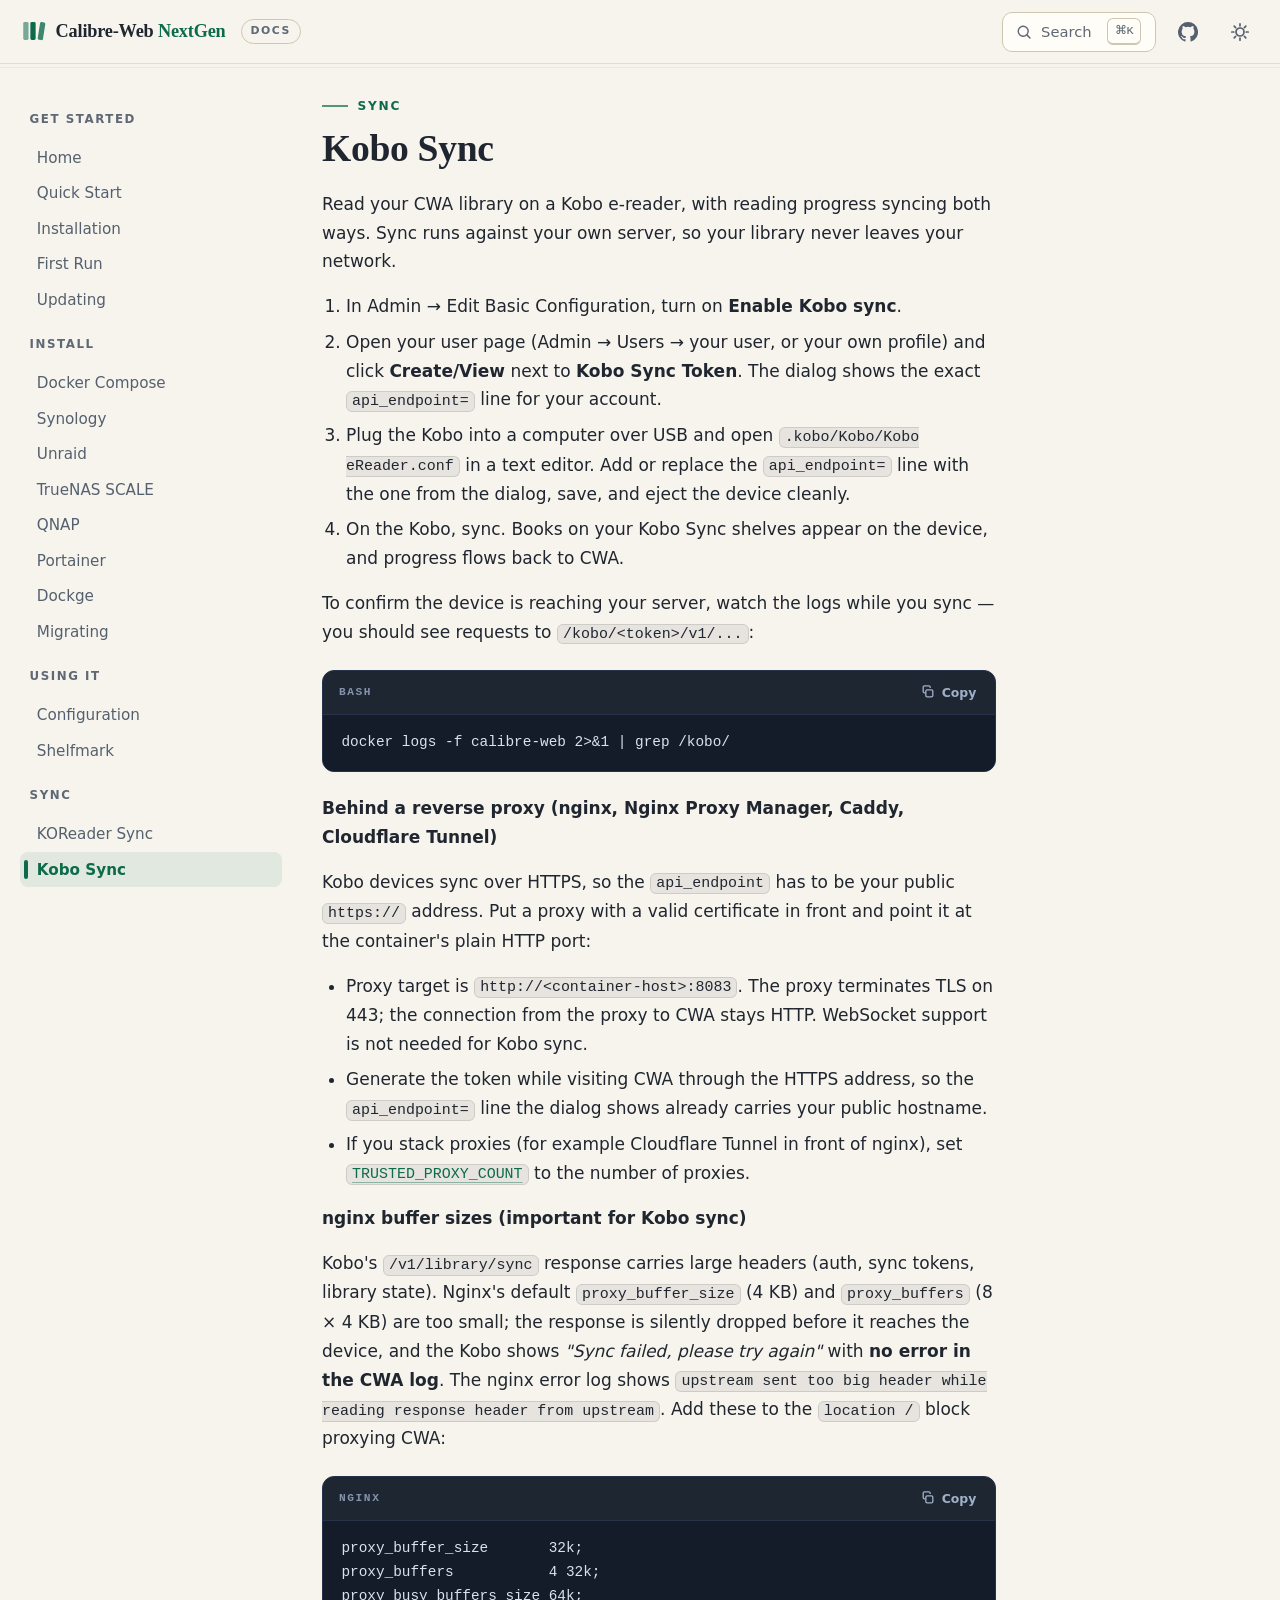
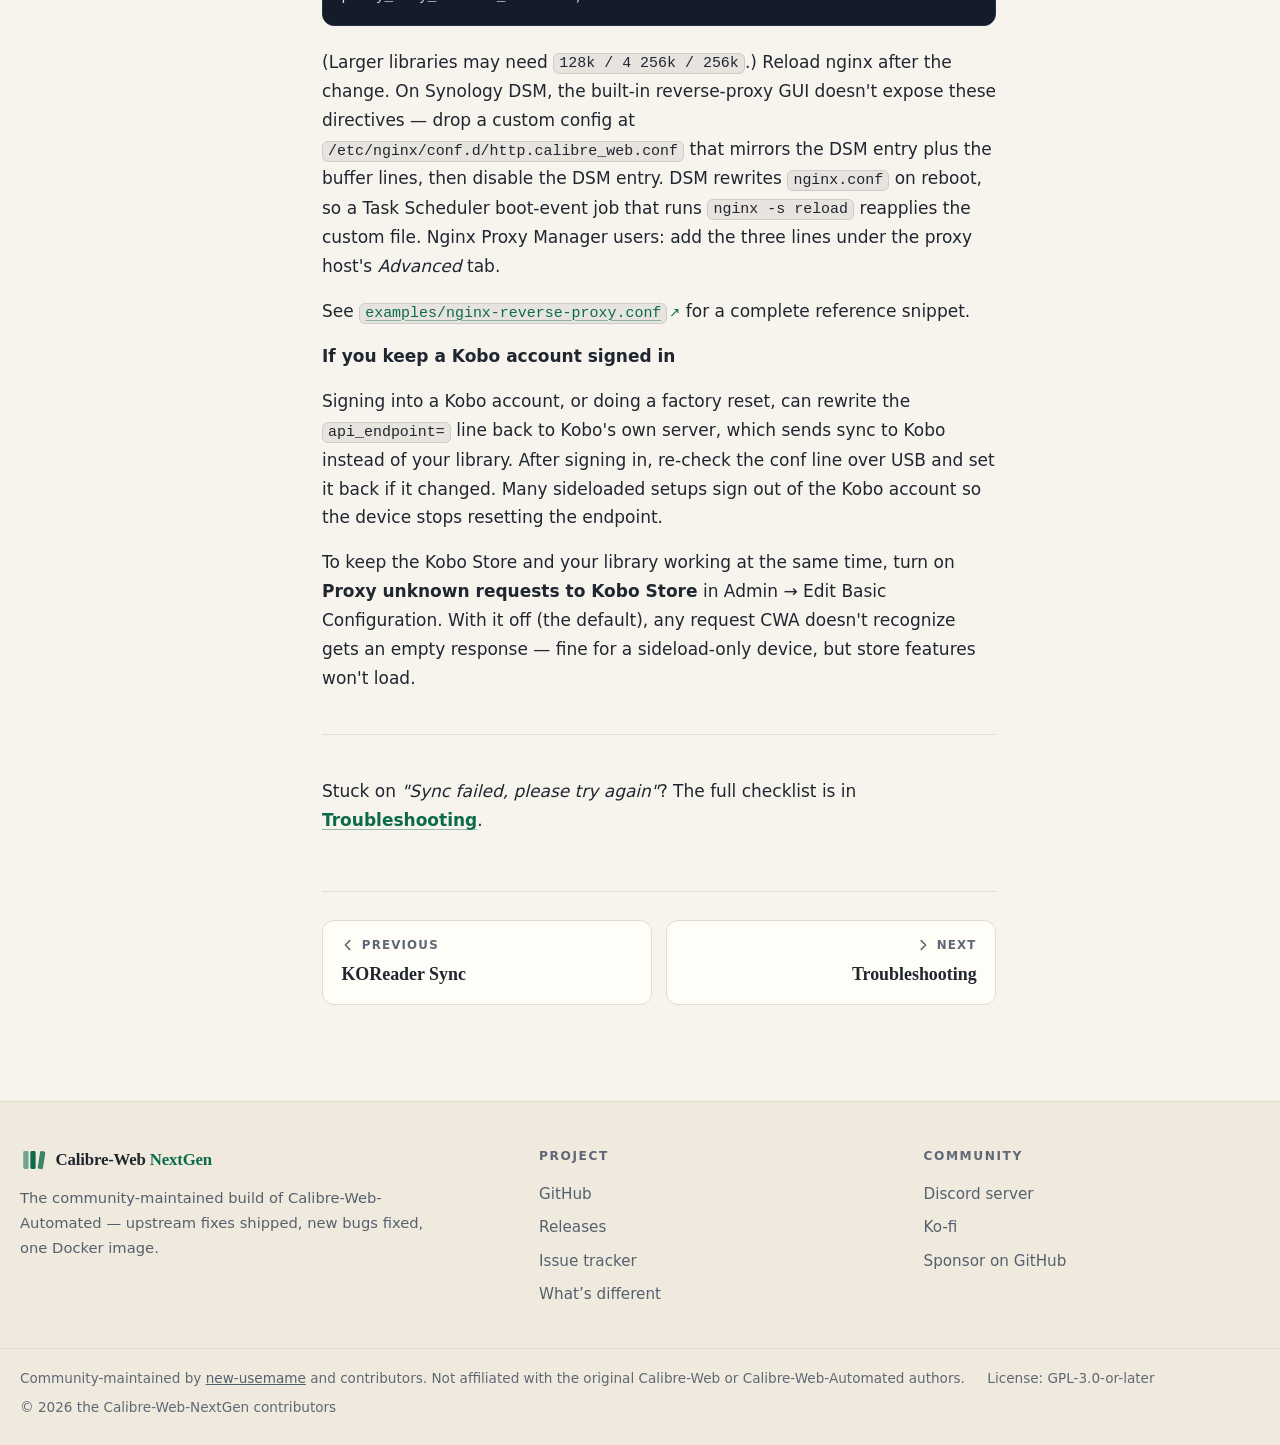
<file: wikisite/dist/kobo-sync/index.html>
<!DOCTYPE html>
<html lang="en" data-theme="light" data-prefix="../">
<head>
<meta charset="utf-8">
<meta name="viewport" content="width=device-width, initial-scale=1">
<title>Kobo Sync — Calibre-Web NextGen docs</title>
<meta name="description" content="Read your CWA library on a Kobo e-reader, with reading progress syncing both ways. Sync runs against your own server, so your library never leaves your network.">
<link rel="canonical" href="https://wiki.calibrewebnextgen.com/kobo-sync/">
<meta name="theme-color" media="(prefers-color-scheme: light)" content="#f7f4ee">
<meta name="theme-color" media="(prefers-color-scheme: dark)" content="#11151b">
<meta property="og:type" content="website">
<meta property="og:site_name" content="Calibre-Web NextGen docs">
<meta property="og:title" content="Kobo Sync — Calibre-Web NextGen docs">
<meta property="og:description" content="Read your CWA library on a Kobo e-reader, with reading progress syncing both ways. Sync runs against your own server, so your library never leaves your network.">
<meta property="og:url" content="https://wiki.calibrewebnextgen.com/kobo-sync/">
<meta property="og:image" content="https://wiki.calibrewebnextgen.com/img/og.png">
<meta name="twitter:card" content="summary_large_image">
<meta name="twitter:title" content="Kobo Sync — Calibre-Web NextGen docs">
<meta name="twitter:description" content="Read your CWA library on a Kobo e-reader, with reading progress syncing both ways. Sync runs against your own server, so your library never leaves your network.">
<meta name="twitter:image" content="https://wiki.calibrewebnextgen.com/img/og.png">
<link rel="icon" href="../favicon.svg" type="image/svg+xml">
<link rel="icon" href="../favicon-32.png" type="image/png" sizes="32x32">
<link rel="apple-touch-icon" href="../apple-touch-icon.png">
<script>try{var t=localStorage.getItem('cwng-theme');if(t!=='light'&&t!=='dark'){t=matchMedia('(prefers-color-scheme: dark)').matches?'dark':'light'}document.documentElement.dataset.theme=t}catch(e){document.documentElement.dataset.theme='light'}</script>
<link rel="stylesheet" href="../assets/site.css">
<script src="../assets/search-index.js" defer></script>
<script src="../assets/site.js" defer></script>
<script type="application/ld+json">{"@context":"https://schema.org","@type":"TechArticle","headline":"Kobo Sync","description":"Read your CWA library on a Kobo e-reader, with reading progress syncing both ways. Sync runs against your own server, so your library never leaves your network.","url":"https://wiki.calibrewebnextgen.com/kobo-sync/","dateModified":"2026-08-10","inLanguage":"en","isAccessibleForFree":true,"author":{"@type":"Organization","name":"Calibre-Web NextGen","url":"https://github.com/new-usemame/Calibre-Web-NextGen"},"publisher":{"@type":"Organization","name":"Calibre-Web NextGen","url":"https://github.com/new-usemame/Calibre-Web-NextGen"},"isPartOf":{"@type":"WebSite","name":"Calibre-Web NextGen docs","url":"https://wiki.calibrewebnextgen.com/"}}</script>
</head>
<body>
<a class="skip-link" href="#main">Skip to content</a>
<header class="site-header">
  <div class="header-inner">
    <button type="button" class="icon-btn" id="nav-toggle" aria-label="Open navigation" aria-expanded="false" aria-controls="site-nav"><svg viewBox="0 0 20 20" fill="none" aria-hidden="true"><path d="M3 5.5h14M3 10h14M3 14.5h14" stroke="currentColor" stroke-width="1.8" stroke-linecap="round"/></svg></button>
    <a class="brand" href="../" aria-label="Calibre-Web NextGen docs home"><svg class="brand-logo" viewBox="0 0 32 32" aria-hidden="true"><rect x="4" y="5" width="6.5" height="22" rx="1.8" fill="currentColor" opacity="0.55"/><rect x="12.75" y="5" width="6.5" height="22" rx="1.8" fill="currentColor"/><rect x="21.5" y="5" width="6.5" height="22" rx="1.8" fill="currentColor" opacity="0.8" transform="rotate(9 24.75 27)"/></svg><span class="brand-name">Calibre-Web <b>NextGen</b></span><span class="brand-tag">Docs</span></a>
    <span class="header-spacer"></span>
    <button type="button" class="search-btn" id="search-button" aria-label="Search the docs"><svg viewBox="0 0 20 20" fill="none" aria-hidden="true"><circle cx="9" cy="9" r="6.2" stroke="currentColor" stroke-width="1.8"/><path d="M13.6 13.6 17.5 17.5" stroke="currentColor" stroke-width="1.8" stroke-linecap="round"/></svg><span class="search-btn-text">Search</span><kbd class="search-btn-kbd">⌘K</kbd></button>
    <a class="icon-btn" href="https://github.com/new-usemame/Calibre-Web-NextGen" aria-label="GitHub repository"><svg viewBox="0 0 16 16" fill="currentColor" aria-hidden="true"><path d="M8 0a8 8 0 0 0-2.53 15.59c.4.07.55-.17.55-.38l-.01-1.49c-2.01.37-2.53-.49-2.69-.94-.09-.23-.48-.94-.82-1.13-.28-.15-.68-.52-.01-.53.63-.01 1.08.58 1.23.82.72 1.21 1.87.87 2.33.66.07-.52.28-.87.51-1.07-1.78-.2-3.64-.89-3.64-3.95 0-.87.31-1.59.82-2.15-.08-.2-.36-1.02.08-2.12 0 0 .67-.21 2.2.82a7.42 7.42 0 0 1 4 0c1.53-1.04 2.2-.82 2.2-.82.44 1.1.16 1.92.08 2.12.51.56.82 1.27.82 2.15 0 3.07-1.87 3.75-3.65 3.95.29.25.54.73.54 1.48l-.01 2.2c0 .21.15.46.55.38A8 8 0 0 0 8 0Z"/></svg></a>
    <button type="button" class="icon-btn" id="theme-toggle" aria-pressed="false" aria-label="Switch to dark theme"><svg class="sun" viewBox="0 0 20 20" fill="none" aria-hidden="true"><circle cx="10" cy="10" r="4" stroke="currentColor" stroke-width="1.7"/><path d="M10 1.8v2M10 16.2v2M1.8 10h2M16.2 10h2M4.2 4.2l1.4 1.4M14.4 14.4l1.4 1.4M15.8 4.2l-1.4 1.4M5.6 14.4l-1.4 1.4" stroke="currentColor" stroke-width="1.7" stroke-linecap="round"/></svg><svg class="moon" viewBox="0 0 20 20" fill="none" aria-hidden="true"><path d="M17.2 12.2A7.5 7.5 0 0 1 7.8 2.8a7.5 7.5 0 1 0 9.4 9.4Z" stroke="currentColor" stroke-width="1.7" stroke-linejoin="round"/></svg></button>
  </div>
</header>
<div id="nav-backdrop"></div>
<div class="layout">
  <nav class="site-nav" id="site-nav" aria-label="Documentation">
    <div class="nav-drawer-head">
      <span class="nav-drawer-title">Docs</span>
      <button type="button" class="icon-btn" id="nav-close" aria-label="Close navigation"><svg viewBox="0 0 20 20" fill="none" aria-hidden="true"><path d="M5 5l10 10M15 5L5 15" stroke="currentColor" stroke-width="1.8" stroke-linecap="round"/></svg></button>
    </div>
    <details class="nav-group" open>
      <summary><svg class="chev" viewBox="0 0 12 12" fill="none" aria-hidden="true"><path d="M2.5 4.5 6 8l3.5-3.5" stroke="currentColor" stroke-width="1.6" stroke-linecap="round" stroke-linejoin="round"/></svg><span>Get Started</span></summary>
      <ul class="nav-list">
        <li><a href="../">Home</a></li>
        <li><a href="../quick-start/">Quick Start</a></li>
        <li><a href="../installation/">Installation</a></li>
        <li><a href="../first-run/">First Run</a></li>
        <li><a href="../updating/">Updating</a></li>
      </ul>
    </details>
    <details class="nav-group" open>
      <summary><svg class="chev" viewBox="0 0 12 12" fill="none" aria-hidden="true"><path d="M2.5 4.5 6 8l3.5-3.5" stroke="currentColor" stroke-width="1.6" stroke-linecap="round" stroke-linejoin="round"/></svg><span>Install</span></summary>
      <ul class="nav-list">
        <li><a href="../install-with-docker-compose/">Docker Compose</a></li>
        <li><a href="../install-on-synology/">Synology</a></li>
        <li><a href="../install-on-unraid/">Unraid</a></li>
        <li><a href="../install-on-truenas-scale/">TrueNAS SCALE</a></li>
        <li><a href="../install-on-qnap/">QNAP</a></li>
        <li><a href="../install-with-portainer/">Portainer</a></li>
        <li><a href="../install-with-dockge/">Dockge</a></li>
        <li><a href="../migrating/">Migrating</a></li>
      </ul>
    </details>
    <details class="nav-group" open>
      <summary><svg class="chev" viewBox="0 0 12 12" fill="none" aria-hidden="true"><path d="M2.5 4.5 6 8l3.5-3.5" stroke="currentColor" stroke-width="1.6" stroke-linecap="round" stroke-linejoin="round"/></svg><span>Using it</span></summary>
      <ul class="nav-list">
        <li><a href="../configuration/">Configuration</a></li>
        <li><a href="../shelfmark/">Shelfmark</a></li>
      </ul>
    </details>
    <details class="nav-group" open>
      <summary><svg class="chev" viewBox="0 0 12 12" fill="none" aria-hidden="true"><path d="M2.5 4.5 6 8l3.5-3.5" stroke="currentColor" stroke-width="1.6" stroke-linecap="round" stroke-linejoin="round"/></svg><span>Sync</span></summary>
      <ul class="nav-list">
        <li><a href="../koreader-sync/">KOReader Sync</a></li>
        <li><a href="../kobo-sync/" aria-current="page">Kobo Sync</a></li>
      </ul>
    </details>
    <details class="nav-group" open>
      <summary><svg class="chev" viewBox="0 0 12 12" fill="none" aria-hidden="true"><path d="M2.5 4.5 6 8l3.5-3.5" stroke="currentColor" stroke-width="1.6" stroke-linecap="round" stroke-linejoin="round"/></svg><span>Help</span></summary>
      <ul class="nav-list">
        <li><a href="../troubleshooting/">Troubleshooting</a></li>
        <li><a href="../differences-from-upstream/">Differences from Upstream</a></li>
        <li><a href="../contributing/">Contributing</a></li>
      </ul>
    </details>
    <div class="nav-externals">
      <a href="https://github.com/new-usemame/Calibre-Web-NextGen"><svg viewBox="0 0 16 16" fill="currentColor" aria-hidden="true"><path d="M8 0a8 8 0 0 0-2.53 15.59c.4.07.55-.17.55-.38l-.01-1.49c-2.01.37-2.53-.49-2.69-.94-.09-.23-.48-.94-.82-1.13-.28-.15-.68-.52-.01-.53.63-.01 1.08.58 1.23.82.72 1.21 1.87.87 2.33.66.07-.52.28-.87.51-1.07-1.78-.2-3.64-.89-3.64-3.95 0-.87.31-1.59.82-2.15-.08-.2-.36-1.02.08-2.12 0 0 .67-.21 2.2.82a7.42 7.42 0 0 1 4 0c1.53-1.04 2.2-.82 2.2-.82.44 1.1.16 1.92.08 2.12.51.56.82 1.27.82 2.15 0 3.07-1.87 3.75-3.65 3.95.29.25.54.73.54 1.48l-.01 2.2c0 .21.15.46.55.38A8 8 0 0 0 8 0Z"/></svg> GitHub</a>
      <a href="https://github.com/new-usemame/Calibre-Web-NextGen/releases">Releases</a>
      <a href="https://github.com/new-usemame/Calibre-Web-NextGen/issues">Issues</a>
      <a href="https://discord.gg/B8NXZmcp32"><svg viewBox="0 0 24 24" fill="currentColor" aria-hidden="true"><path d="M20.32 4.37a19.8 19.8 0 0 0-4.93-1.51 13.8 13.8 0 0 0-.64 1.28 18.3 18.3 0 0 0-5.5 0 13.8 13.8 0 0 0-.64-1.28c-1.71.29-3.37.8-4.93 1.51A20.3 20.3 0 0 0 .1 18.06a19.9 19.9 0 0 0 6.07 3.03c.49-.66.93-1.37 1.3-2.1a12.9 12.9 0 0 1-2.05-.98c.17-.12.34-.25.5-.38a14.2 14.2 0 0 0 12.16 0c.16.13.33.26.5.38-.65.39-1.34.72-2.05.98.37.73.81 1.44 1.3 2.1a19.9 19.9 0 0 0 6.07-3.03 20.3 20.3 0 0 0-3.58-13.69ZM8.02 15.33c-1.18 0-2.16-1.08-2.16-2.42s.95-2.42 2.16-2.42 2.18 1.09 2.16 2.42c0 1.34-.95 2.42-2.16 2.42Zm7.96 0c-1.18 0-2.16-1.08-2.16-2.42s.95-2.42 2.16-2.42 2.18 1.09 2.16 2.42c0 1.34-.95 2.42-2.16 2.42Z"/></svg> Discord</a>
    </div>
  </nav>
  <main id="main">
    <p class="page-eyebrow">Sync</p>
    
    <article class="prose"><h1 id="kobo-sync"><a class="h-anchor" href="#kobo-sync" aria-hidden="true" tabindex="-1">#</a>Kobo Sync</h1>
<p>Read your CWA library on a Kobo e-reader, with reading progress syncing both ways. Sync runs against your own server, so your library never leaves your network.</p>
<ol>
<li>In Admin → Edit Basic Configuration, turn on <strong>Enable Kobo sync</strong>.</li>
<li>Open your user page (Admin → Users → your user, or your own profile) and click <strong>Create/View</strong> next to <strong>Kobo Sync Token</strong>. The dialog shows the exact <code>api_endpoint=</code> line for your account.</li>
<li>Plug the Kobo into a computer over USB and open <code>.kobo/Kobo/Kobo eReader.conf</code> in a text editor. Add or replace the <code>api_endpoint=</code> line with the one from the dialog, save, and eject the device cleanly.</li>
<li>On the Kobo, sync. Books on your Kobo Sync shelves appear on the device, and progress flows back to CWA.</li>
</ol>
<p>To confirm the device is reaching your server, watch the logs while you sync — you should see requests to <code>/kobo/&lt;token&gt;/v1/...</code>:</p>
<div class="codeblock" data-lang="bash"><div class="codeblock-bar"><span class="codeblock-lang">bash</span><button type="button" class="copy-btn" aria-label="Copy code to clipboard"><svg class="copy-icon" viewBox="0 0 16 16" fill="none" aria-hidden="true"><rect x="5.5" y="5.5" width="8" height="8" rx="1.5" stroke="currentColor" stroke-width="1.5"/><path d="M10.5 3.5v-1A1.5 1.5 0 0 0 9 1H4a1.5 1.5 0 0 0-1.5 1.5v5A1.5 1.5 0 0 0 4 9h1" stroke="currentColor" stroke-width="1.5"/></svg><svg class="copy-check" viewBox="0 0 16 16" fill="none" aria-hidden="true"><path d="M2.5 8.5 6 12 13.5 4.5" stroke="currentColor" stroke-width="2" stroke-linecap="round" stroke-linejoin="round"/></svg><span class="copy-label">Copy</span></button></div><pre><code class="hljs language-bash">docker logs -f calibre-web 2&gt;&amp;1 | grep /kobo/
</code></pre></div>
<p><strong>Behind a reverse proxy (nginx, Nginx Proxy Manager, Caddy, Cloudflare Tunnel)</strong></p>
<p>Kobo devices sync over HTTPS, so the <code>api_endpoint</code> has to be your public <code>https://</code> address. Put a proxy with a valid certificate in front and point it at the container's plain HTTP port:</p>
<ul>
<li>Proxy target is <code>http://&lt;container-host&gt;:8083</code>. The proxy terminates TLS on 443; the connection from the proxy to CWA stays HTTP. WebSocket support is not needed for Kobo sync.</li>
<li>Generate the token while visiting CWA through the HTTPS address, so the <code>api_endpoint=</code> line the dialog shows already carries your public hostname.</li>
<li>If you stack proxies (for example Cloudflare Tunnel in front of nginx), set <a href="../configuration/#reverse-proxy--cloudflare-tunnel"><code>TRUSTED_PROXY_COUNT</code></a> to the number of proxies.</li>
</ul>
<p><strong>nginx buffer sizes (important for Kobo sync)</strong></p>
<p>Kobo's <code>/v1/library/sync</code> response carries large headers (auth, sync tokens, library state). Nginx's default <code>proxy_buffer_size</code> (4 KB) and <code>proxy_buffers</code> (8 × 4 KB) are too small; the response is silently dropped before it reaches the device, and the Kobo shows <em>&quot;Sync failed, please try again&quot;</em> with <strong>no error in the CWA log</strong>. The nginx error log shows <code>upstream sent too big header while reading response header from upstream</code>. Add these to the <code>location /</code> block proxying CWA:</p>
<div class="codeblock" data-lang="nginx"><div class="codeblock-bar"><span class="codeblock-lang">nginx</span><button type="button" class="copy-btn" aria-label="Copy code to clipboard"><svg class="copy-icon" viewBox="0 0 16 16" fill="none" aria-hidden="true"><rect x="5.5" y="5.5" width="8" height="8" rx="1.5" stroke="currentColor" stroke-width="1.5"/><path d="M10.5 3.5v-1A1.5 1.5 0 0 0 9 1H4a1.5 1.5 0 0 0-1.5 1.5v5A1.5 1.5 0 0 0 4 9h1" stroke="currentColor" stroke-width="1.5"/></svg><svg class="copy-check" viewBox="0 0 16 16" fill="none" aria-hidden="true"><path d="M2.5 8.5 6 12 13.5 4.5" stroke="currentColor" stroke-width="2" stroke-linecap="round" stroke-linejoin="round"/></svg><span class="copy-label">Copy</span></button></div><pre><code class="hljs language-nginx">proxy_buffer_size       32k;
proxy_buffers           4 32k;
proxy_busy_buffers_size 64k;
</code></pre></div>
<p>(Larger libraries may need <code>128k / 4 256k / 256k</code>.) Reload nginx after the change. On Synology DSM, the built-in reverse-proxy GUI doesn't expose these directives — drop a custom config at <code>/etc/nginx/conf.d/http.calibre_web.conf</code> that mirrors the DSM entry plus the buffer lines, then disable the DSM entry. DSM rewrites <code>nginx.conf</code> on reboot, so a Task Scheduler boot-event job that runs <code>nginx -s reload</code> reapplies the custom file. Nginx Proxy Manager users: add the three lines under the proxy host's <em>Advanced</em> tab.</p>
<p>See <a href="https://github.com/new-usemame/Calibre-Web-NextGen/blob/main/examples/nginx-reverse-proxy.conf" rel="noopener" class="ext"><code>examples/nginx-reverse-proxy.conf</code></a> for a complete reference snippet.</p>
<p><strong>If you keep a Kobo account signed in</strong></p>
<p>Signing into a Kobo account, or doing a factory reset, can rewrite the <code>api_endpoint=</code> line back to Kobo's own server, which sends sync to Kobo instead of your library. After signing in, re-check the conf line over USB and set it back if it changed. Many sideloaded setups sign out of the Kobo account so the device stops resetting the endpoint.</p>
<p>To keep the Kobo Store and your library working at the same time, turn on <strong>Proxy unknown requests to Kobo Store</strong> in Admin → Edit Basic Configuration. With it off (the default), any request CWA doesn't recognize gets an empty response — fine for a sideload-only device, but store features won't load.</p>
<hr>
<p>Stuck on <em>&quot;Sync failed, please try again&quot;</em>? The full checklist is in <strong><a href="../troubleshooting/">Troubleshooting</a></strong>.</p>
</article>
    <nav class="prev-next" aria-label="Previous and next pages">
    <a class="pn-card pn-prev" href="../koreader-sync/"><span class="pn-label"><svg viewBox="0 0 16 16" fill="none" aria-hidden="true"><path d="M10 3 5 8l5 5" stroke="currentColor" stroke-width="1.8" stroke-linecap="round" stroke-linejoin="round"/></svg>Previous</span><span class="pn-title">KOReader Sync</span></a>
    <a class="pn-card pn-next" href="../troubleshooting/"><span class="pn-label"><svg viewBox="0 0 16 16" fill="none" aria-hidden="true"><path d="m6 3 5 5-5 5" stroke="currentColor" stroke-width="1.8" stroke-linecap="round" stroke-linejoin="round"/></svg>Next</span><span class="pn-title">Troubleshooting</span></a>
  </nav>
  </main>
  
</div>
<footer class="site-footer">
  <div class="footer-inner">
    <div class="footer-brand">
      <a class="brand" href="../"><svg class="brand-logo" viewBox="0 0 32 32" aria-hidden="true"><rect x="4" y="5" width="6.5" height="22" rx="1.8" fill="currentColor" opacity="0.55"/><rect x="12.75" y="5" width="6.5" height="22" rx="1.8" fill="currentColor"/><rect x="21.5" y="5" width="6.5" height="22" rx="1.8" fill="currentColor" opacity="0.8" transform="rotate(9 24.75 27)"/></svg><span class="brand-name">Calibre-Web <b>NextGen</b></span></a>
      <p>The community-maintained build of Calibre-Web-Automated — upstream fixes shipped, new bugs fixed, one Docker image.</p>
    </div>
    <nav class="footer-col" aria-label="Project links">
      <h2>Project</h2>
      <ul>
        <li><a href="https://github.com/new-usemame/Calibre-Web-NextGen">GitHub</a></li>
        <li><a href="https://github.com/new-usemame/Calibre-Web-NextGen/releases">Releases</a></li>
        <li><a href="https://github.com/new-usemame/Calibre-Web-NextGen/issues">Issue tracker</a></li>
        <li><a href="https://github.com/new-usemame/Calibre-Web-NextGen/blob/main/CHANGES-vs-upstream.md">What&rsquo;s different</a></li>
      </ul>
    </nav>
    <nav class="footer-col" aria-label="Community links">
      <h2>Community</h2>
      <ul>
        <li><a href="https://discord.gg/B8NXZmcp32">Discord server</a></li>
        <li><a href="https://ko-fi.com/calibrewebnextgen">Ko-fi</a></li>
        <li><a href="https://github.com/sponsors/new-usemame">Sponsor on GitHub</a></li>
      </ul>
    </nav>
  </div>
  <div class="footer-legal">
    <span>Community-maintained by <a href="https://github.com/new-usemame">new-usemame</a> and contributors. Not affiliated with the original Calibre-Web or Calibre-Web-Automated authors.</span>
    <span>License: GPL-3.0-or-later</span>
    <span>&copy; <span id="footer-year">2026</span> the Calibre-Web-NextGen contributors</span>
  </div>
</footer>
<div id="search-overlay" hidden>
  <div class="search-backdrop" data-close-search></div>
  <div class="search-modal" role="dialog" aria-modal="true" aria-label="Search the docs">
    <div class="search-box">
      <svg viewBox="0 0 20 20" fill="none" aria-hidden="true"><circle cx="9" cy="9" r="6.2" stroke="currentColor" stroke-width="1.8"/><path d="M13.6 13.6 17.5 17.5" stroke="currentColor" stroke-width="1.8" stroke-linecap="round"/></svg>
      <input id="search-input" type="search" placeholder="Search the docs…" autocomplete="off"
        spellcheck="false" role="combobox" aria-expanded="true" aria-controls="search-results"
        aria-label="Search the docs">
      <kbd>Esc</kbd>
    </div>
    <ul id="search-results" role="listbox" aria-label="Search results"></ul>
    <div class="search-foot">
      <span><kbd>↑</kbd><kbd>↓</kbd> move</span>
      <span><kbd>Enter</kbd> open</span>
      <span><kbd>Esc</kbd> close</span>
    </div>
  </div>
</div>
</body>
</html>
</file>
<file: wikisite/dist/assets/site.css>
/* ==========================================================================
   Calibre-Web NextGen wiki — "reading room" design system
   Warm paper + ink, banker's-lamp green accent, serif display type.
   Every colour is a custom property on :root / [data-theme]; no colour is
   defined only inside a media query.
   ========================================================================== */

:root {
  /* light theme — warm paper */
  --paper: #f7f4ee;
  --paper-raised: #fffdf8;
  --paper-sunken: #efeadd;
  --ink: #20262f;
  --ink-soft: #55606e;
  --ink-faint: #5f6875;
  --accent: #0d6b4c;
  --accent-strong: #095239;
  --accent-ink: #ffffff;
  --accent-soft: rgba(13, 107, 76, 0.09);
  --link: #0d6b4c;
  --link-hover: #095239;
  --border: #e2dccc;
  --border-strong: #cfc6b0;
  --code-bg: #141c29;
  --code-bar: rgba(255, 255, 255, 0.045);
  --code-ink: #d9e2ef;
  --code-border: #26314a;
  --note-rail: #2f6fdd;
  --note-bg: #edf2fc;
  --note-ink: #1c4db0;
  --tip-rail: #0d6b4c;
  --tip-bg: rgba(13, 107, 76, 0.08);
  --tip-ink: #0d6b4c;
  --warn-rail: #c2680a;
  --warn-bg: #fdf1de;
  --warn-ink: #8a4a08;
  --header-bg: rgba(247, 244, 238, 0.86);
  --shadow-lg: 0 18px 50px -18px rgba(32, 38, 47, 0.28);
  --shadow-sm: 0 1px 2px rgba(32, 38, 47, 0.06), 0 4px 14px -6px rgba(32, 38, 47, 0.1);
  --overlay: rgba(24, 28, 34, 0.44);
  --focus: #0d6b4c;
  --mark-bg: rgba(13, 107, 76, 0.16);

  --font-body: system-ui, -apple-system, "Segoe UI", Roboto, "Helvetica Neue", Arial, sans-serif;
  --font-display: "New York", "Iowan Old Style", "Palatino Linotype", Palatino, ui-serif, Georgia, "Times New Roman", serif;
  --font-mono: ui-monospace, SFMono-Regular, "SF Mono", Menlo, Consolas, "Liberation Mono", monospace;

  --header-h: 64px;
  --radius: 12px;
}

[data-theme="dark"] {
  --paper: #11151b;
  --paper-raised: #171d26;
  --paper-sunken: #0d1015;
  --ink: #e6e9ee;
  --ink-soft: #a5aebb;
  --ink-faint: #8b94a1;
  --accent: #4fc798;
  --accent-strong: #6fd7ad;
  --accent-ink: #0c1712;
  --accent-soft: rgba(79, 199, 152, 0.13);
  --link: #5fd0a3;
  --link-hover: #86dfc0;
  --border: #28303f;
  --border-strong: #39445a;
  --code-bg: #10161f;
  --code-bar: rgba(255, 255, 255, 0.04);
  --code-ink: #d9e2ef;
  --code-border: #2b3850;
  --note-rail: #6d9bf5;
  --note-bg: #182238;
  --note-ink: #9dbcf8;
  --tip-rail: #4fc798;
  --tip-bg: rgba(79, 199, 152, 0.1);
  --tip-ink: #6fd7ad;
  --warn-rail: #e0973c;
  --warn-bg: #2b2113;
  --warn-ink: #f0b267;
  --header-bg: rgba(17, 21, 27, 0.84);
  --shadow-lg: 0 18px 50px -18px rgba(0, 0, 0, 0.65);
  --shadow-sm: 0 1px 2px rgba(0, 0, 0, 0.35), 0 4px 14px -6px rgba(0, 0, 0, 0.45);
  --overlay: rgba(0, 0, 0, 0.6);
  --focus: #4fc798;
  --mark-bg: rgba(79, 199, 152, 0.22);
}

/* ------------------------------ reset/base ------------------------------ */

*, *::before, *::after { box-sizing: border-box; }

html { scroll-behavior: smooth; -webkit-text-size-adjust: 100%; }

body {
  margin: 0;
  font-family: var(--font-body);
  font-size: 1.0625rem;
  line-height: 1.7;
  color: var(--ink);
  background: var(--paper);
  text-rendering: optimizeLegibility;
  -webkit-font-smoothing: antialiased;
}

img, svg, video { max-width: 100%; height: auto; }
img { vertical-align: middle; }

::selection { background: var(--mark-bg); }

:focus-visible {
  outline: 2.5px solid var(--focus);
  outline-offset: 2px;
  border-radius: 4px;
}

.sr-only {
  position: absolute;
  width: 1px; height: 1px;
  padding: 0; margin: -1px;
  overflow: hidden;
  clip: rect(0 0 0 0);
  white-space: nowrap;
  border: 0;
}

.skip-link {
  position: fixed;
  top: 10px; left: 10px;
  z-index: 100;
  padding: 0.6rem 1rem;
  background: var(--accent);
  color: var(--accent-ink);
  font-weight: 600;
  border-radius: 8px;
  text-decoration: none;
  transform: translateY(-220%);
  transition: transform 0.15s ease;
}
.skip-link:focus { transform: none; }

kbd {
  font-family: var(--font-mono);
  font-size: 0.74rem;
  padding: 0.14rem 0.42rem;
  border: 1px solid var(--border-strong);
  border-bottom-width: 2px;
  border-radius: 6px;
  background: var(--paper-raised);
  color: var(--ink-soft);
  white-space: nowrap;
}

/* ------------------------------ header ------------------------------ */

.site-header {
  position: sticky;
  top: 0;
  z-index: 40;
  height: var(--header-h);
  background: var(--header-bg);
  backdrop-filter: blur(14px);
  -webkit-backdrop-filter: blur(14px);
  border-bottom: 1px solid var(--border);
}
/* library-card double rule under the header */
.site-header::after {
  content: "";
  position: absolute;
  left: 0; right: 0; bottom: -5px;
  border-bottom: 1px solid var(--border);
  opacity: 0.55;
  pointer-events: none;
}

.header-inner {
  max-width: 1460px;
  height: 100%;
  margin: 0 auto;
  padding: 0 1.25rem;
  display: flex;
  align-items: center;
  gap: 0.75rem;
}

.brand {
  display: flex;
  align-items: center;
  gap: 0.6rem;
  text-decoration: none;
  color: var(--ink);
  min-width: 0;
}
.brand-logo { width: 26px; height: 26px; color: var(--accent); flex: none; }
.brand-name {
  font-family: var(--font-display);
  font-size: 1.14rem;
  font-weight: 600;
  letter-spacing: -0.01em;
  white-space: nowrap;
}
.brand-name b { color: var(--accent); font-weight: 700; }
.brand-tag {
  font-size: 0.68rem;
  font-weight: 700;
  letter-spacing: 0.14em;
  text-transform: uppercase;
  color: var(--ink-faint);
  border: 1px solid var(--border-strong);
  border-radius: 999px;
  padding: 0.12rem 0.55rem;
  margin-left: 0.35rem;
}

.header-spacer { flex: 1; }

.icon-btn {
  display: inline-flex;
  align-items: center;
  justify-content: center;
  width: 40px; height: 40px;
  border: 1px solid transparent;
  border-radius: 10px;
  background: transparent;
  color: var(--ink-soft);
  cursor: pointer;
  text-decoration: none;
}
.icon-btn:hover { background: var(--accent-soft); color: var(--accent); border-color: var(--border); }
.icon-btn svg { width: 20px; height: 20px; }

#nav-toggle, #nav-close { display: none; }

.search-btn {
  display: inline-flex;
  align-items: center;
  gap: 0.55rem;
  height: 40px;
  padding: 0 0.85rem;
  border: 1px solid var(--border-strong);
  border-radius: 10px;
  background: var(--paper-raised);
  color: var(--ink-faint);
  font: inherit;
  font-size: 0.92rem;
  cursor: pointer;
  transition: border-color 0.15s ease, box-shadow 0.15s ease;
}
.search-btn:hover { border-color: var(--accent); box-shadow: var(--shadow-sm); color: var(--ink-soft); }
.search-btn svg { width: 16px; height: 16px; }
.search-btn .search-btn-kbd { margin-left: 0.4rem; }

/* small headers — deliberate truncation instead of accidental clipping:
   first the search button collapses to an icon, then the wordmark + tag
   drop, leaving mark + icon row with full-size hit targets */
@media (max-width: 560px) {
  .search-btn { width: 40px; padding: 0; justify-content: center; }
  .search-btn .search-btn-text, .search-btn .search-btn-kbd { display: none; }
  .brand-tag { display: none; }
}
@media (max-width: 430px) {
  .header-inner { padding: 0 0.85rem; gap: 0.5rem; }
  .brand-name { display: none; }
}

#theme-toggle .moon { display: none; }
[data-theme="dark"] #theme-toggle .sun { display: none; }
[data-theme="dark"] #theme-toggle .moon { display: block; }

/* ------------------------------ layout ------------------------------ */

.layout {
  max-width: 1460px;
  margin: 0 auto;
  padding: 0 1.25rem;
  display: grid;
  grid-template-columns: minmax(0, 1fr);
  gap: 2.5rem;
}

@media (min-width: 900px) {
  .layout { grid-template-columns: 262px minmax(0, 1fr); }
}
@media (min-width: 1280px) {
  .layout { grid-template-columns: 262px minmax(0, 1fr) 224px; }
}

/* ------------------------------ sidebar nav ------------------------------ */

#nav-backdrop { display: none; }

.site-nav {
  padding: 1.75rem 0 3rem;
  font-size: 0.95rem;
}
@media (min-width: 900px) {
  .site-nav {
    position: sticky;
    top: var(--header-h);
    align-self: start;
    max-height: calc(100vh - var(--header-h));
    overflow-y: auto;
    scrollbar-width: thin;
  }
}

.nav-group { border: 0; margin: 0 0 0.35rem; padding: 0; }
.nav-group summary {
  list-style: none;
  display: flex;
  align-items: center;
  gap: 0.5rem;
  padding: 0.55rem 0.6rem;
  margin: 0.5rem 0 0.15rem;
  font-size: 0.74rem;
  font-weight: 700;
  letter-spacing: 0.13em;
  text-transform: uppercase;
  color: var(--ink-faint);
  cursor: pointer;
  border-radius: 8px;
  user-select: none;
}
.nav-group summary::-webkit-details-marker { display: none; }
.nav-group summary:hover { color: var(--accent); background: var(--accent-soft); }
.nav-group summary .chev { width: 12px; height: 12px; transition: transform 0.15s ease; flex: none; }
.nav-group:not([open]) summary .chev { transform: rotate(-90deg); }
@media (min-width: 900px) {
  .nav-group summary { pointer-events: none; }
  .nav-group summary .chev { display: none; }
}

.nav-list { list-style: none; margin: 0; padding: 0; }
.nav-list a {
  position: relative;
  display: block;
  padding: 0.42rem 0.6rem 0.42rem 1.05rem;
  color: var(--ink-soft);
  text-decoration: none;
  border-radius: 8px;
  line-height: 1.45;
}
.nav-list a:hover { color: var(--accent); background: var(--accent-soft); }
.nav-list a[aria-current="page"] {
  color: var(--accent);
  font-weight: 650;
  background: var(--accent-soft);
}
/* the "pulled book" spine marker for the current page */
.nav-list a[aria-current="page"]::before {
  content: "";
  position: absolute;
  left: 0.28rem;
  top: 0.5rem;
  bottom: 0.5rem;
  width: 3.5px;
  border-radius: 2px;
  background: var(--accent);
}

.nav-externals {
  margin-top: 1.5rem;
  padding-top: 1.25rem;
  border-top: 1px solid var(--border);
  display: grid;
  gap: 0.15rem;
}
.nav-externals a {
  display: flex;
  align-items: center;
  gap: 0.5rem;
  padding: 0.4rem 0.6rem;
  color: var(--ink-faint);
  text-decoration: none;
  border-radius: 8px;
  font-size: 0.9rem;
}
.nav-externals a:hover { color: var(--accent); background: var(--accent-soft); }
.nav-externals svg { width: 15px; height: 15px; flex: none; }
.nav-drawer-title { font-family: var(--font-display); font-weight: 700; font-size: 1.1rem; }

@media (max-width: 899px) {
  .site-nav {
    position: fixed;
    top: 0; left: 0; bottom: 0;
    z-index: 60;
    width: min(330px, 86vw);
    padding: 1rem 1.1rem 3rem;
    background: var(--paper-raised);
    border-right: 1px solid var(--border);
    box-shadow: var(--shadow-lg);
    transform: translateX(-104%);
    transition: transform 0.22s ease;
    overflow-y: auto;
  }
  .nav-open .site-nav { transform: none; }
  #nav-backdrop {
    display: block;
    position: fixed;
    inset: 0;
    z-index: 55;
    background: var(--overlay);
    opacity: 0;
    pointer-events: none;
    transition: opacity 0.22s ease;
  }
  .nav-open #nav-backdrop { opacity: 1; pointer-events: auto; }
  .nav-open { overflow: hidden; }
  #nav-toggle, #nav-close { display: inline-flex; }
  .nav-drawer-head {
    display: flex;
    align-items: center;
    justify-content: space-between;
    margin-bottom: 0.5rem;
  }
}
@media (min-width: 900px) {
  .nav-drawer-head { display: none; }
}

/* ------------------------------ main column ------------------------------ */

main { min-width: 0; padding: 2rem 0 4rem; }

.page-eyebrow {
  display: flex;
  align-items: center;
  gap: 0.6rem;
  font-size: 0.76rem;
  font-weight: 700;
  letter-spacing: 0.14em;
  text-transform: uppercase;
  color: var(--accent);
  margin: 0 0 0.6rem;
}
.page-eyebrow::before {
  content: "";
  width: 26px;
  border-top: 2px solid var(--accent);
  opacity: 0.7;
}

.prose { max-width: 78ch; }
.prose > * { max-width: 72ch; }
.prose > .codeblock,
.prose > .table-wrap,
.prose > figure { max-width: 100%; }

/* ------------------------------ prose typography ------------------------------ */

.prose h1, .prose h2, .prose h3, .prose h4 {
  font-family: var(--font-display);
  font-weight: 650;
  line-height: 1.22;
  letter-spacing: -0.008em;
  /* a single long word ("Troubleshooting" at 2.35rem) is wider than the
     ~280px content column at 320px viewports and must be allowed to break */
  overflow-wrap: break-word;
  scroll-margin-top: calc(var(--header-h) + 20px);
  position: relative;
}
.prose h1 { font-size: 2.35rem; margin: 0 0 1.1rem; }
.prose h2 {
  font-size: 1.62rem;
  margin: 3rem 0 1rem;
  padding-top: 1.6rem;
  border-top: 1px solid var(--border);
}
.prose h2:first-of-type { border-top: 0; padding-top: 0; margin-top: 2.2rem; }
.prose h3 { font-size: 1.26rem; margin: 2.2rem 0 0.8rem; }
.prose h4 { font-size: 1.08rem; margin: 1.8rem 0 0.6rem; }
/* a second H1 in generated content acts as a part break */
.prose h1:not(:first-of-type) {
  font-size: 1.62rem;
  margin: 3rem 0 1rem;
  padding-top: 1.6rem;
  border-top: 1px solid var(--border);
}

.h-anchor {
  position: absolute;
  left: -1.15em;
  top: 0.12em;
  width: 1em;
  text-align: center;
  color: var(--ink-faint);
  text-decoration: none;
  opacity: 0;
  font-family: var(--font-body);
  font-weight: 500;
  transition: opacity 0.12s ease;
}
.prose h2:hover .h-anchor, .prose h3:hover .h-anchor, .prose h4:hover .h-anchor,
.h-anchor:focus { opacity: 1; }
.h-anchor:hover { color: var(--accent); }
@media (max-width: 1279px) { .h-anchor { position: static; margin-left: 0.4rem; opacity: 0.55; } }

.prose p { margin: 1rem 0; }
.prose ul, .prose ol { margin: 1rem 0; padding-left: 1.5rem; }
.prose li { margin: 0.4rem 0; }
.prose li > ul, .prose li > ol { margin: 0.35rem 0; }
.prose hr { border: 0; border-top: 1px solid var(--border); margin: 2.6rem 0; }
.prose strong { font-weight: 650; }

.prose a {
  color: var(--link);
  text-decoration: underline;
  text-decoration-color: color-mix(in srgb, var(--link) 42%, transparent);
  text-decoration-thickness: 1px;
  text-underline-offset: 3px;
  transition: text-decoration-color 0.12s ease, color 0.12s ease;
}
.prose a:hover {
  color: var(--link-hover);
  text-decoration-color: var(--link-hover);
  text-decoration-thickness: 2px;
}
.prose a.ext::after {
  content: "↗";
  font-size: 0.78em;
  margin-left: 0.14em;
  display: inline-block;
}

.prose code {
  font-family: var(--font-mono);
  font-size: 0.88em;
  background: color-mix(in srgb, var(--ink) 7.5%, transparent);
  border: 1px solid color-mix(in srgb, var(--ink) 13%, transparent);
  border-radius: 6px;
  padding: 0.1em 0.34em;
  white-space: nowrap;
}
.prose li code, .prose td code, .prose p code { overflow-wrap: break-word; white-space: normal; }

.prose mark { background: var(--mark-bg); border-radius: 3px; padding: 0 0.15em; }

/* ------------------------------ tables ------------------------------ */

.table-wrap {
  overflow-x: auto;
  margin: 1.4rem 0;
  border: 1px solid var(--border);
  border-radius: var(--radius);
  background: var(--paper-raised);
  /* same scroll-affordance trick as code blocks: edge shadows mark hidden content */
  background:
    linear-gradient(to right, var(--paper-raised) 30%, rgba(0, 0, 0, 0)) left,
    linear-gradient(to left, var(--paper-raised) 30%, rgba(0, 0, 0, 0)) right,
    radial-gradient(farthest-side at 0 50%, rgba(0, 0, 0, 0.22), rgba(0, 0, 0, 0)) left,
    radial-gradient(farthest-side at 100% 50%, rgba(0, 0, 0, 0.22), rgba(0, 0, 0, 0)) right;
  background-repeat: no-repeat;
  background-size: 40px 100%, 40px 100%, 12px 100%, 12px 100%;
  background-attachment: local, local, scroll, scroll;
  scrollbar-color: var(--border-strong) transparent;
  scrollbar-width: thin;
}
.table-wrap::-webkit-scrollbar { height: 9px; }
.table-wrap::-webkit-scrollbar-thumb { background: var(--border-strong); border-radius: 5px; }
.table-wrap::-webkit-scrollbar-track { background: transparent; }
.table-wrap table { width: 100%; border-collapse: collapse; font-size: 0.95rem; line-height: 1.55; }
.table-wrap th, .table-wrap td { text-align: left; padding: 0.6rem 0.95rem; vertical-align: top; }
.table-wrap thead th {
  font-size: 0.78rem;
  font-weight: 700;
  letter-spacing: 0.06em;
  text-transform: uppercase;
  color: var(--ink-soft);
  border-bottom: 1px solid var(--border-strong);
  background: var(--paper-sunken);
  white-space: nowrap;
}
.table-wrap tbody tr + tr td { border-top: 1px solid var(--border); }
.table-wrap tbody tr:hover { background: var(--accent-soft); }

/* ------------------------------ code blocks ------------------------------ */

.codeblock {
  margin: 1.4rem 0;
  border: 1px solid var(--code-border);
  border-radius: var(--radius);
  background: var(--code-bg);
  overflow: hidden;
}
.codeblock-bar {
  display: flex;
  align-items: center;
  justify-content: space-between;
  gap: 1rem;
  padding: 0.34rem 0.5rem 0.34rem 1rem;
  background: var(--code-bar);
  border-bottom: 1px solid var(--code-border);
}
.codeblock-lang {
  font-family: var(--font-mono);
  font-size: 0.7rem;
  font-weight: 600;
  letter-spacing: 0.14em;
  text-transform: uppercase;
  color: #8494ac;
}
.codeblock pre {
  margin: 0;
  padding: 1rem 1.15rem;
  overflow-x: auto;
  color: var(--code-ink);
  font-family: var(--font-mono);
  font-size: 0.9rem;
  line-height: 1.66;
  tab-size: 2;
  /* visible horizontal-overflow affordance: edge shadows that appear only on
     the side(s) where content is hidden (bg-colored covers scroll with the
     content; dark shadows stay pinned to the visible edges), plus a real
     scrollbar instead of the hidden overlay default */
  background:
    linear-gradient(to right, var(--code-bg) 30%, rgba(0, 0, 0, 0)) left,
    linear-gradient(to left, var(--code-bg) 30%, rgba(0, 0, 0, 0)) right,
    radial-gradient(farthest-side at 0 50%, rgba(0, 0, 0, 0.75), rgba(0, 0, 0, 0)) left,
    radial-gradient(farthest-side at 100% 50%, rgba(0, 0, 0, 0.75), rgba(0, 0, 0, 0)) right;
  background-repeat: no-repeat;
  background-size: 40px 100%, 40px 100%, 16px 100%, 16px 100%;
  background-attachment: local, local, scroll, scroll;
  scrollbar-color: #46587c transparent;
  scrollbar-width: thin;
}
.codeblock pre::-webkit-scrollbar { height: 9px; }
.codeblock pre::-webkit-scrollbar-thumb { background: #46587c; border-radius: 5px; }
.codeblock pre::-webkit-scrollbar-track { background: transparent; }
.codeblock pre code { font: inherit; background: none; border: 0; padding: 0; white-space: pre; }

.copy-btn {
  display: inline-flex;
  align-items: center;
  gap: 0.4rem;
  padding: 0.28rem 0.6rem;
  border: 1px solid transparent;
  border-radius: 7px;
  background: transparent;
  color: #9fb0c8;
  font: inherit;
  font-size: 0.78rem;
  font-weight: 600;
  cursor: pointer;
}
.copy-btn:hover { background: rgba(255, 255, 255, 0.07); color: #e3eaf5; }
.copy-btn svg { width: 14px; height: 14px; }
.copy-btn .copy-check { display: none; }
.copy-btn.copied { color: #7fe0b2; }
.copy-btn.copied .copy-check { display: block; }
.copy-btn.copied .copy-icon { display: none; }

/* diff lines */
.diff-add { display: block; background: rgba(88, 199, 133, 0.13); color: #93e3b1; margin: 0 -1.15rem; padding: 0 1.15rem; }
.diff-del { display: block; background: rgba(226, 106, 106, 0.12); color: #efa6a6; margin: 0 -1.15rem; padding: 0 1.15rem; }
.diff-hunk { display: block; color: #8fa8d8; }

/* highlight.js palette (code blocks are dark ink in both themes) */
.hljs-comment, .hljs-quote { color: #7c8ba1; }
.hljs-keyword, .hljs-selector-tag, .hljs-tag { color: #7cb3ff; }
.hljs-string, .hljs-regexp, .hljs-template-string { color: #98d8a7; }
.hljs-number, .hljs-literal { color: #f2b880; }
.hljs-name, .hljs-built_in, .hljs-title, .hljs-title.function_ { color: #7fd6c2; }
.hljs-attribute, .hljs-variable, .hljs-title.class_ { color: #c3b3f0; }
.hljs-meta { color: #efa6a6; }
.hljs-section, .hljs-bullet { color: #7cb3ff; }
.hljs-emphasis { font-style: italic; }
.hljs-strong { font-weight: 700; }

/* ------------------------------ callouts ------------------------------ */

.callout {
  display: block;
  margin: 1.4rem 0;
  padding: 0.95rem 1.15rem;
  border: 1px solid;
  border-left-width: 4px;
  border-radius: 10px;
  font-size: 0.98rem;
  line-height: 1.65;
}
.callout > :first-child { margin-top: 0; }
.callout > :last-child { margin-bottom: 0; }
.callout-title {
  display: flex;
  align-items: center;
  gap: 0.5rem;
  margin: 0 0 0.35rem;
  font-weight: 700;
  font-size: 0.95rem;
}
.callout-title svg { width: 17px; height: 17px; flex: none; }

.callout-note { background: var(--note-bg); border-color: color-mix(in srgb, var(--note-rail) 38%, transparent); border-left-color: var(--note-rail); }
.callout-note .callout-title { color: var(--note-ink); }
.callout-tip { background: var(--tip-bg); border-color: color-mix(in srgb, var(--tip-rail) 38%, transparent); border-left-color: var(--tip-rail); }
.callout-tip .callout-title { color: var(--tip-ink); }
.callout-warning { background: var(--warn-bg); border-color: color-mix(in srgb, var(--warn-rail) 42%, transparent); border-left-color: var(--warn-rail); }
.callout-warning .callout-title { color: var(--warn-ink); }

/* ------------------------------ remote screenshot figures ------------------------------ */

figure.remote-shot {
  margin: 1.4rem 0;
  border: 1px dashed var(--border-strong);
  border-radius: var(--radius);
  background: var(--paper-raised);
  padding: 1rem 1.15rem;
  display: flex;
  gap: 0.85rem;
  align-items: flex-start;
}
figure.remote-shot > svg { width: 22px; height: 22px; flex: none; color: var(--ink-faint); margin-top: 0.1rem; }
figure.remote-shot figcaption { font-size: 0.95rem; color: var(--ink-soft); line-height: 1.55; }
figure.remote-shot figcaption a { font-weight: 650; }

/* repo-local screenshots shipped with the content */
figure.content-shot {
  margin: 1.6rem 0;
  border: 1px solid var(--border-strong);
  border-radius: var(--radius);
  overflow: hidden;
  background: var(--paper-raised);
  box-shadow: var(--shadow-sm);
}
figure.content-shot img { display: block; width: 100%; height: auto; }
figure.content-shot figcaption {
  padding: 0.55rem 1rem;
  font-size: 0.84rem;
  color: var(--ink-faint);
  border-top: 1px solid var(--border);
  line-height: 1.5;
}

/* ------------------------------ on this page ------------------------------ */

.toc { padding: 2rem 0 3rem; font-size: 0.88rem; }
@media (min-width: 1280px) {
  .toc {
    position: sticky;
    top: var(--header-h);
    align-self: start;
    max-height: calc(100vh - var(--header-h));
    overflow-y: auto;
    scrollbar-width: thin;
  }
}
@media (max-width: 1279px) { .toc { display: none; } }

.toc-title {
  font-size: 0.74rem;
  font-weight: 700;
  letter-spacing: 0.13em;
  text-transform: uppercase;
  color: var(--ink-faint);
  margin: 0 0 0.6rem;
}
.toc ul { list-style: none; margin: 0; padding: 0; }
.toc li { margin: 0; }
.toc a {
  display: block;
  padding: 0.3rem 0 0.3rem 0.85rem;
  border-left: 2px solid var(--border);
  color: var(--ink-soft);
  text-decoration: none;
  line-height: 1.4;
}
.toc a:hover { color: var(--accent); border-left-color: var(--accent); }
.toc a[aria-current="true"] { color: var(--accent); border-left-color: var(--accent); font-weight: 600; }
.toc .toc-sub a { padding-left: 1.7rem; font-size: 0.94em; }

/* mobile inline toc */
.toc-mobile {
  margin: 0 0 1.75rem;
  border: 1px solid var(--border);
  border-radius: var(--radius);
  background: var(--paper-raised);
  padding: 0.7rem 1rem;
  font-size: 0.93rem;
}
.toc-mobile summary { font-weight: 650; cursor: pointer; color: var(--ink-soft); }
.toc-mobile ul { list-style: none; margin: 0.5rem 0 0.2rem; padding: 0; }
.toc-mobile a { display: block; padding: 0.28rem 0; color: var(--ink-soft); text-decoration: none; }
.toc-mobile a:hover { color: var(--accent); }
.toc-mobile .toc-sub a { padding-left: 1.1rem; }
@media (min-width: 1280px) { .toc-mobile { display: none; } }

/* ------------------------------ prev / next ------------------------------ */

.prev-next {
  display: grid;
  grid-template-columns: 1fr;
  gap: 0.85rem;
  margin-top: 3.5rem;
  padding-top: 1.75rem;
  border-top: 1px solid var(--border);
}
@media (min-width: 700px) { .prev-next { grid-template-columns: 1fr 1fr; } }
.pn-card {
  display: block;
  border: 1px solid var(--border);
  border-radius: var(--radius);
  background: var(--paper-raised);
  padding: 0.9rem 1.15rem;
  text-decoration: none;
  color: var(--ink);
  transition: border-color 0.14s ease, transform 0.14s ease, box-shadow 0.14s ease;
}
.pn-card:hover { border-color: var(--accent); transform: translateY(-2px); box-shadow: var(--shadow-sm); }
.pn-card .pn-label {
  display: flex;
  align-items: center;
  gap: 0.4rem;
  font-size: 0.74rem;
  font-weight: 700;
  letter-spacing: 0.1em;
  text-transform: uppercase;
  color: var(--ink-faint);
}
.pn-card .pn-label svg { width: 14px; height: 14px; }
.pn-card .pn-title {
  display: block;
  font-family: var(--font-display);
  font-size: 1.12rem;
  font-weight: 650;
  margin-top: 0.25rem;
  color: var(--ink);
}
.pn-card:hover .pn-title { color: var(--accent); }
@media (min-width: 700px) {
  .pn-card.pn-next { text-align: right; }
  .pn-card.pn-next .pn-label { justify-content: flex-end; }
}

/* ------------------------------ footer ------------------------------ */

.site-footer { border-top: 1px solid var(--border); background: var(--paper-sunken); margin-top: 2rem; }
.footer-inner {
  max-width: 1460px;
  margin: 0 auto;
  padding: 2.75rem 1.25rem 2.25rem;
  display: grid;
  gap: 2rem;
}
@media (min-width: 800px) { .footer-inner { grid-template-columns: 1.4fr 1fr 1fr; gap: 3rem; } }
.footer-brand p { margin: 0.65rem 0 0; font-size: 0.92rem; color: var(--ink-soft); max-width: 44ch; }
.footer-brand .brand-name { font-size: 1.05rem; }
.footer-col h2 {
  font-size: 0.76rem;
  font-weight: 700;
  letter-spacing: 0.13em;
  text-transform: uppercase;
  color: var(--ink-faint);
  margin: 0 0 0.7rem;
}
.footer-col ul { list-style: none; margin: 0; padding: 0; }
.footer-col a { display: inline-block; padding: 0.24rem 0; color: var(--ink-soft); text-decoration: none; font-size: 0.95rem; }
.footer-col a:hover { color: var(--accent); }
.footer-legal {
  max-width: 1460px;
  margin: 0 auto;
  padding: 1.1rem 1.25rem 1.6rem;
  border-top: 1px solid var(--border);
  font-size: 0.85rem;
  color: var(--ink-faint);
  display: flex;
  flex-wrap: wrap;
  gap: 0.4rem 1.4rem;
}
.footer-legal a { color: var(--ink-soft); }
.footer-legal a:hover { color: var(--accent); }

/* ------------------------------ search overlay ------------------------------ */

#search-overlay {
  position: fixed;
  inset: 0;
  z-index: 90;
  display: flex;
  justify-content: center;
  align-items: flex-start;
  padding: 12vh 1rem 1rem;
}
#search-overlay[hidden] { display: none; }
.search-backdrop {
  position: absolute;
  inset: 0;
  background: var(--overlay);
  backdrop-filter: blur(3px);
  -webkit-backdrop-filter: blur(3px);
}
.search-modal {
  position: relative;
  width: 100%;
  max-width: 640px;
  background: var(--paper-raised);
  border: 1px solid var(--border-strong);
  border-radius: 16px;
  box-shadow: var(--shadow-lg);
  overflow: hidden;
}
.search-box { display: flex; align-items: center; gap: 0.7rem; padding: 0.9rem 1.1rem; border-bottom: 1px solid var(--border); }
.search-box > svg { width: 18px; height: 18px; color: var(--ink-faint); flex: none; }
.search-box input {
  flex: 1;
  border: 0;
  background: transparent;
  color: var(--ink);
  font: inherit;
  font-size: 1.05rem;
  outline: none;
  min-width: 0;
}
.search-box input::placeholder { color: var(--ink-faint); }
.search-open { overflow: hidden; }

#search-results { list-style: none; margin: 0; padding: 0.5rem; max-height: 54vh; overflow-y: auto; }
.search-item a { display: grid; gap: 0.1rem; padding: 0.6rem 0.75rem; border-radius: 10px; text-decoration: none; color: var(--ink); }
.search-item.active a, .search-item a:hover { background: var(--accent-soft); }
.search-item-crumb { font-size: 0.72rem; font-weight: 700; letter-spacing: 0.09em; text-transform: uppercase; color: var(--accent); }
.search-item-title { font-weight: 650; font-size: 1rem; }
.search-item-text {
  font-size: 0.87rem;
  color: var(--ink-soft);
  overflow: hidden;
  display: -webkit-box;
  -webkit-line-clamp: 1;
  -webkit-box-orient: vertical;
}
.search-empty { padding: 1.4rem 0.9rem; color: var(--ink-faint); font-size: 0.95rem; }
.search-foot { display: flex; gap: 1.1rem; padding: 0.6rem 1.1rem; border-top: 1px solid var(--border); font-size: 0.78rem; color: var(--ink-faint); }

/* ------------------------------ home page ------------------------------ */

.hero { padding: 2.4rem 0 0.5rem; }
.hero-chip {
  display: inline-flex;
  align-items: center;
  gap: 0.5rem;
  font-size: 0.78rem;
  font-weight: 700;
  letter-spacing: 0.1em;
  text-transform: uppercase;
  color: var(--accent);
  background: var(--accent-soft);
  border: 1px solid color-mix(in srgb, var(--accent) 30%, transparent);
  border-radius: 999px;
  padding: 0.3rem 0.85rem;
}
.hero h1 {
  font-family: var(--font-display);
  font-size: clamp(2.45rem, 4.6vw + 1rem, 3.65rem);
  font-weight: 700;
  line-height: 1.06;
  letter-spacing: -0.015em;
  margin: 1.05rem 0 0;
  max-width: 22ch;
}
.hero h1 .accent { color: var(--accent); }
.hero .lede { font-size: 1.17rem; line-height: 1.62; color: var(--ink-soft); max-width: 56ch; margin: 1.05rem 0 0; }
.hero-grid { display: grid; gap: 2rem; margin-top: 2.1rem; align-items: start; }
/* The compose block is the hero's payload: it always gets the FULL main
   column, so every line (image ref + inline comments) is readable with no
   horizontal scrolling at any width where the main column allows it.
   The steps + screenshot pair up below it on wide screens. */
.hero-sub { display: grid; gap: 2rem; align-items: start; }
@media (min-width: 1080px) {
  .hero-sub { grid-template-columns: minmax(0, 1.05fr) minmax(0, 0.95fr); gap: 2.75rem; }
}

.hero-run { min-width: 0; }
.hero-run .codeblock { margin: 0; box-shadow: var(--shadow-sm); }
.hero-steps { margin: 1.1rem 0 0; padding: 0; list-style: none; display: grid; gap: 0.55rem; font-size: 0.98rem; color: var(--ink-soft); }
.hero-steps li { display: flex; gap: 0.65rem; align-items: baseline; }
.hero-steps .step-n {
  flex: none;
  width: 1.45rem; height: 1.45rem;
  border-radius: 50%;
  background: var(--accent);
  color: var(--accent-ink);
  font-size: 0.8rem;
  font-weight: 700;
  display: inline-flex;
  align-items: center;
  justify-content: center;
  transform: translateY(0.2rem);
}
.hero-steps code { font-size: 0.88em; }
.hero-steps a { color: var(--link); font-weight: 600; }

.hero-shot { min-width: 0; }
.shot-frame {
  margin: 0;
  border: 1px solid var(--border-strong);
  border-radius: 16px;
  overflow: hidden;
  background: var(--paper-raised);
  box-shadow: var(--shadow-lg);
}
.shot-frame img { display: block; width: 100%; height: auto; }
.shot-frame figcaption { padding: 0.55rem 1rem; font-size: 0.82rem; color: var(--ink-faint); border-top: 1px solid var(--border); }

.hero-links { display: flex; flex-wrap: wrap; gap: 0.7rem; margin-top: 1.5rem; }

.btn {
  display: inline-flex;
  align-items: center;
  gap: 0.5rem;
  padding: 0.68rem 1.25rem;
  border-radius: 10px;
  font-weight: 650;
  font-size: 0.98rem;
  text-decoration: none;
  border: 1px solid transparent;
  cursor: pointer;
  transition: transform 0.14s ease, box-shadow 0.14s ease, background 0.14s ease;
}
.btn svg { width: 16px; height: 16px; }
.btn-primary { background: var(--accent); color: var(--accent-ink); }
.btn-primary:hover { background: var(--accent-strong); transform: translateY(-1px); box-shadow: var(--shadow-sm); }
[data-theme="dark"] .btn-primary:hover { color: #0c1712; }
.btn-ghost { border-color: var(--border-strong); color: var(--ink); background: var(--paper-raised); }
.btn-ghost:hover { border-color: var(--accent); color: var(--accent); transform: translateY(-1px); box-shadow: var(--shadow-sm); }

.home-section { margin-top: 3.75rem; }
.home-section > h2 { font-family: var(--font-display); font-size: 1.85rem; font-weight: 650; letter-spacing: -0.01em; margin: 0 0 0.4rem; }
.home-section > .section-sub { color: var(--ink-soft); margin: 0 0 1.6rem; max-width: 62ch; }

.platform-grid { display: grid; gap: 0.85rem; grid-template-columns: repeat(auto-fit, minmax(215px, 1fr)); }
.platform-card {
  display: block;
  border: 1px solid var(--border);
  border-radius: 14px;
  background: var(--paper-raised);
  padding: 1.05rem 1.2rem;
  text-decoration: none;
  color: var(--ink);
  transition: border-color 0.14s ease, transform 0.14s ease, box-shadow 0.14s ease;
}
.platform-card:hover { border-color: var(--accent); transform: translateY(-2px); box-shadow: var(--shadow-sm); }
.platform-card .pc-title { font-weight: 700; font-size: 1.04rem; display: flex; align-items: center; justify-content: space-between; gap: 0.5rem; }
.platform-card .pc-title svg { width: 15px; height: 15px; color: var(--accent); flex: none; }
.platform-card .pc-desc { font-size: 0.9rem; color: var(--ink-soft); margin-top: 0.25rem; line-height: 1.5; }

.feature-grid { display: grid; gap: 0.85rem; grid-template-columns: repeat(auto-fit, minmax(250px, 1fr)); }
.feature-card { border: 1px solid var(--border); border-radius: 14px; background: var(--paper-raised); padding: 1.15rem 1.25rem; }
.feature-icon {
  width: 38px; height: 38px;
  border-radius: 11px;
  background: var(--accent-soft);
  color: var(--accent);
  display: flex;
  align-items: center;
  justify-content: center;
  margin-bottom: 0.7rem;
}
.feature-icon svg { width: 20px; height: 20px; }
.feature-card h3 { font-size: 1.05rem; margin: 0 0 0.3rem; font-weight: 700; }
.feature-card p { margin: 0; font-size: 0.93rem; color: var(--ink-soft); line-height: 1.55; }
.feature-card p a { color: var(--link); font-weight: 600; }

.shot-row { display: grid; gap: 1.1rem; grid-template-columns: 1fr; }
@media (min-width: 900px) { .shot-row { grid-template-columns: repeat(3, 1fr); } }

.mobile-band { display: grid; gap: 2rem; align-items: center; margin-top: 1.4rem; }
@media (min-width: 900px) { .mobile-band { grid-template-columns: 1fr 0.55fr; gap: 3rem; } }
.mobile-band .shot-frame { max-width: 340px; margin: 0 auto; }

.home-body { margin-top: 3.5rem; }

/* ------------------------------ 404 ------------------------------ */

.notfound { text-align: center; padding: 5rem 1rem 4rem; max-width: 640px; margin: 0 auto; }
.notfound .nf-code { font-family: var(--font-display); font-size: clamp(4rem, 12vw, 6.5rem); font-weight: 700; color: var(--accent); line-height: 1; margin: 0; }
.notfound h1 { font-family: var(--font-display); font-size: 1.8rem; margin: 0.8rem 0 0.6rem; }
.notfound p { color: var(--ink-soft); margin: 0 auto 1.75rem; max-width: 46ch; }
.nf-links { display: flex; flex-wrap: wrap; gap: 0.6rem; justify-content: center; margin-top: 1.75rem; }

/* ------------------------------ responsive header bits ------------------------------ */

@media (max-width: 720px) {
  .search-btn .search-btn-text, .search-btn .search-btn-kbd { display: none; }
  .search-btn { width: 40px; padding: 0; justify-content: center; }
  .brand-tag { display: none; }
}
@media (max-width: 480px) { .brand-name { font-size: 1.02rem; } }

/* ------------------------------ print ------------------------------ */

@media print {
  .site-header, .site-nav, .toc, .toc-mobile, .prev-next, .site-footer,
  #nav-backdrop, #search-overlay, .copy-btn, .h-anchor { display: none !important; }
  .layout { display: block; }
  body { background: #fff; color: #000; font-size: 11pt; }
  .codeblock { border: 1px solid #999; background: #fff; }
  .codeblock pre { color: #000; }
  .prose a[href^="http"]::after { content: " (" attr(href) ")"; font-size: 0.85em; color: #555; }
}

/* ------------------------------ reduced motion ------------------------------ */

@media (prefers-reduced-motion: reduce) {
  html { scroll-behavior: auto; }
  *, *::before, *::after {
    animation-duration: 0.01ms !important;
    animation-iteration-count: 1 !important;
    transition-duration: 0.01ms !important;
  }
}
</file>
